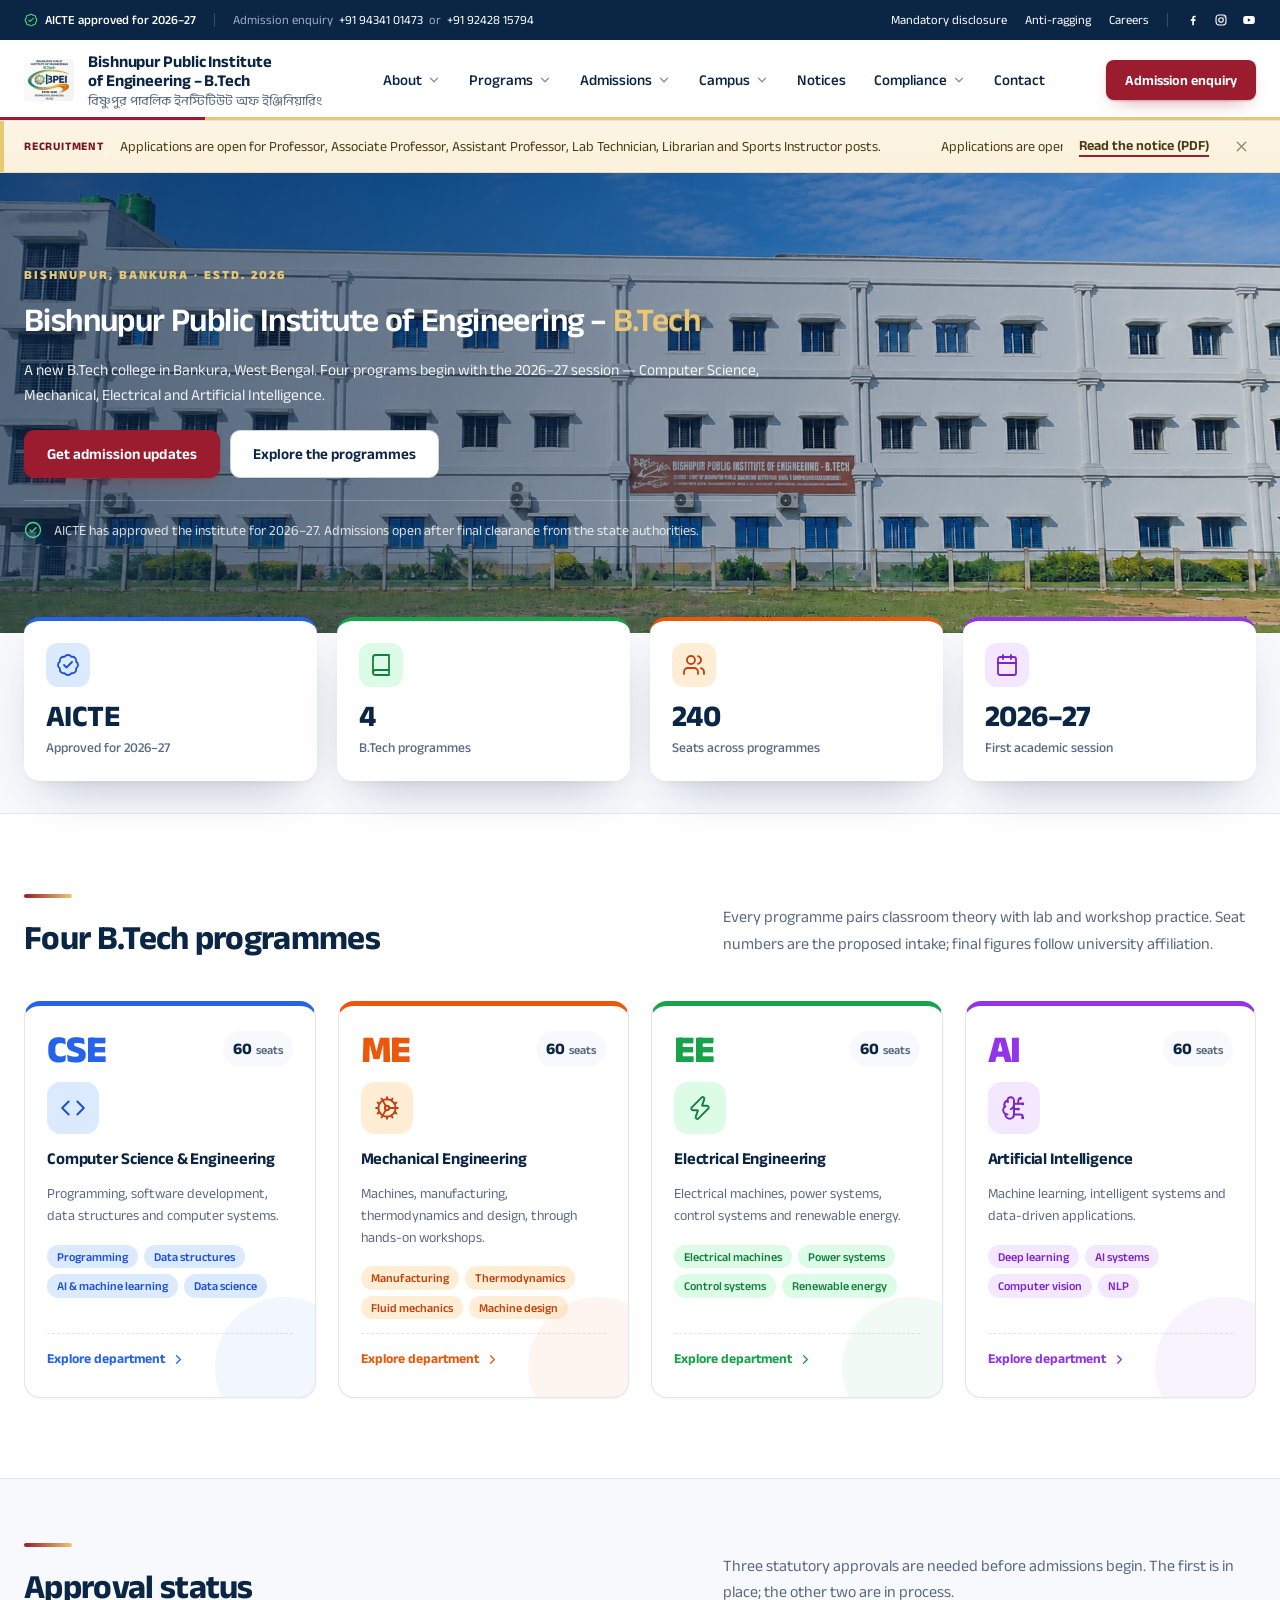
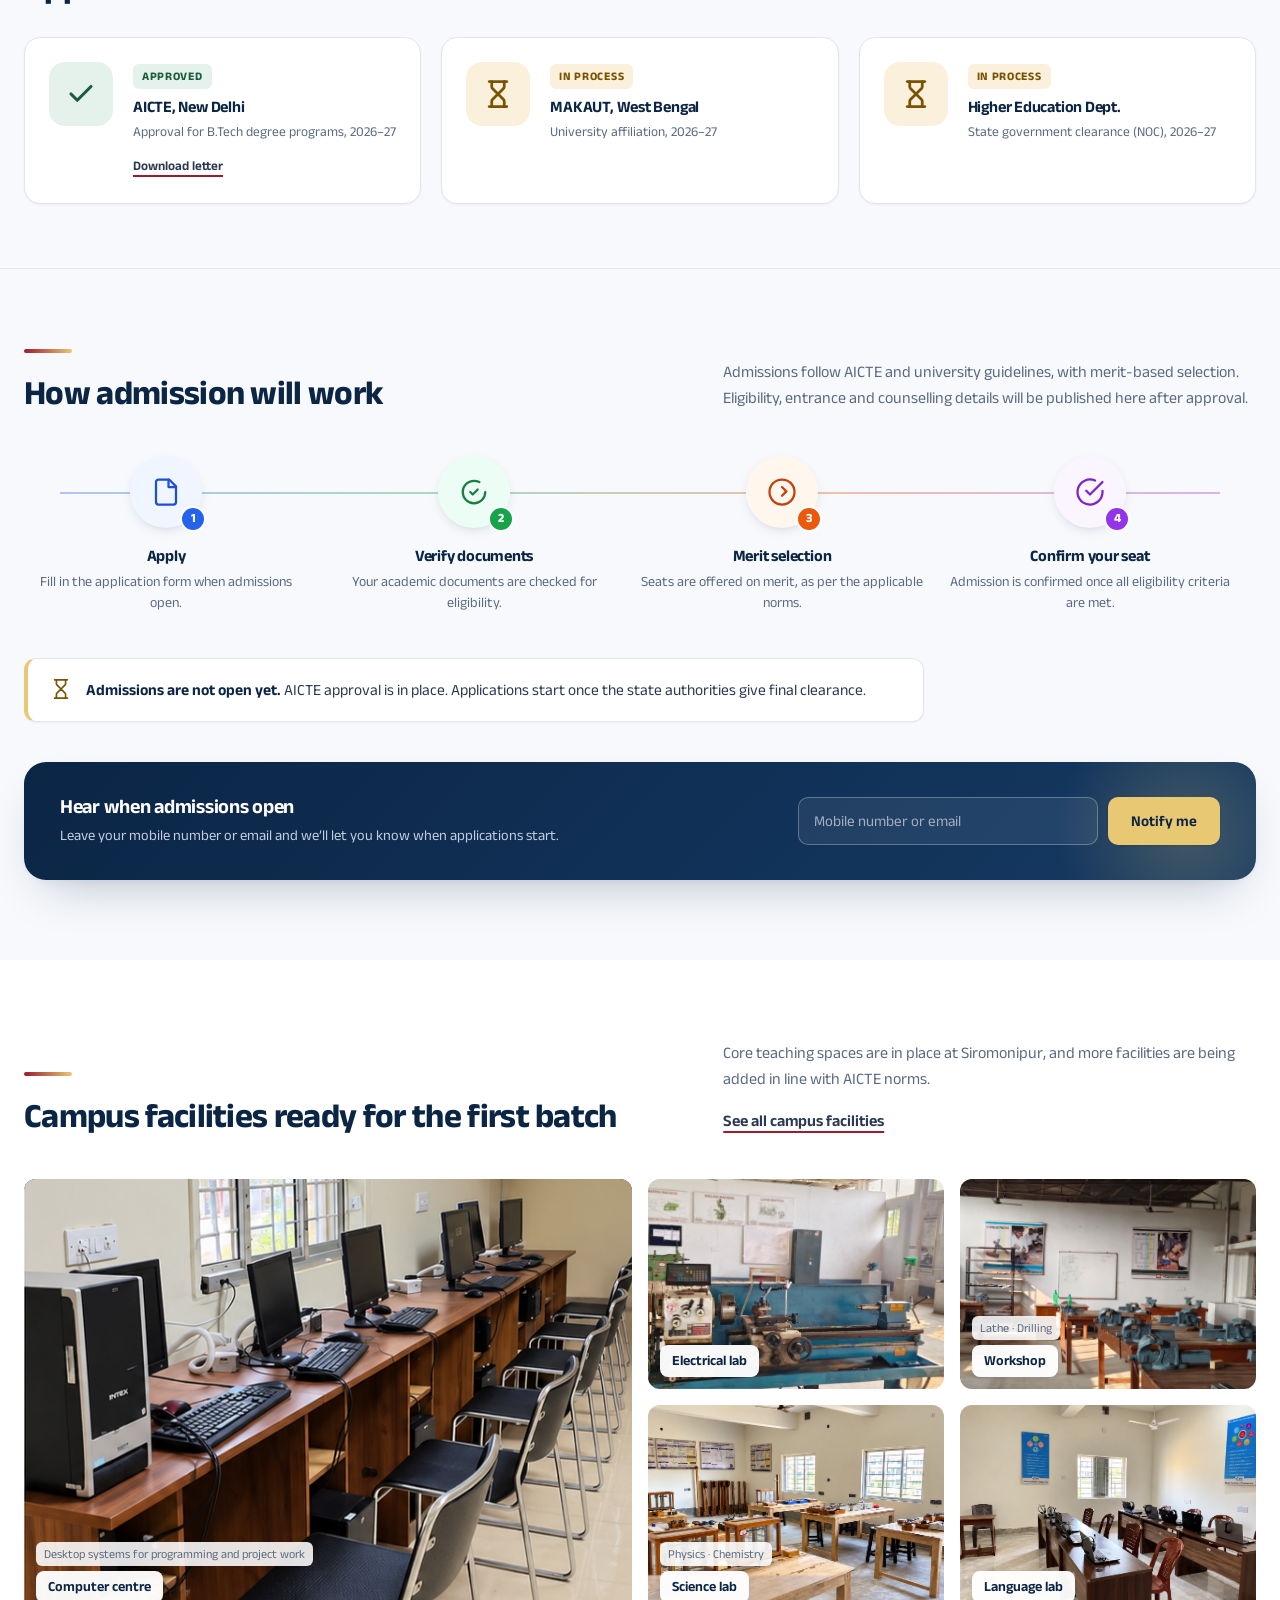
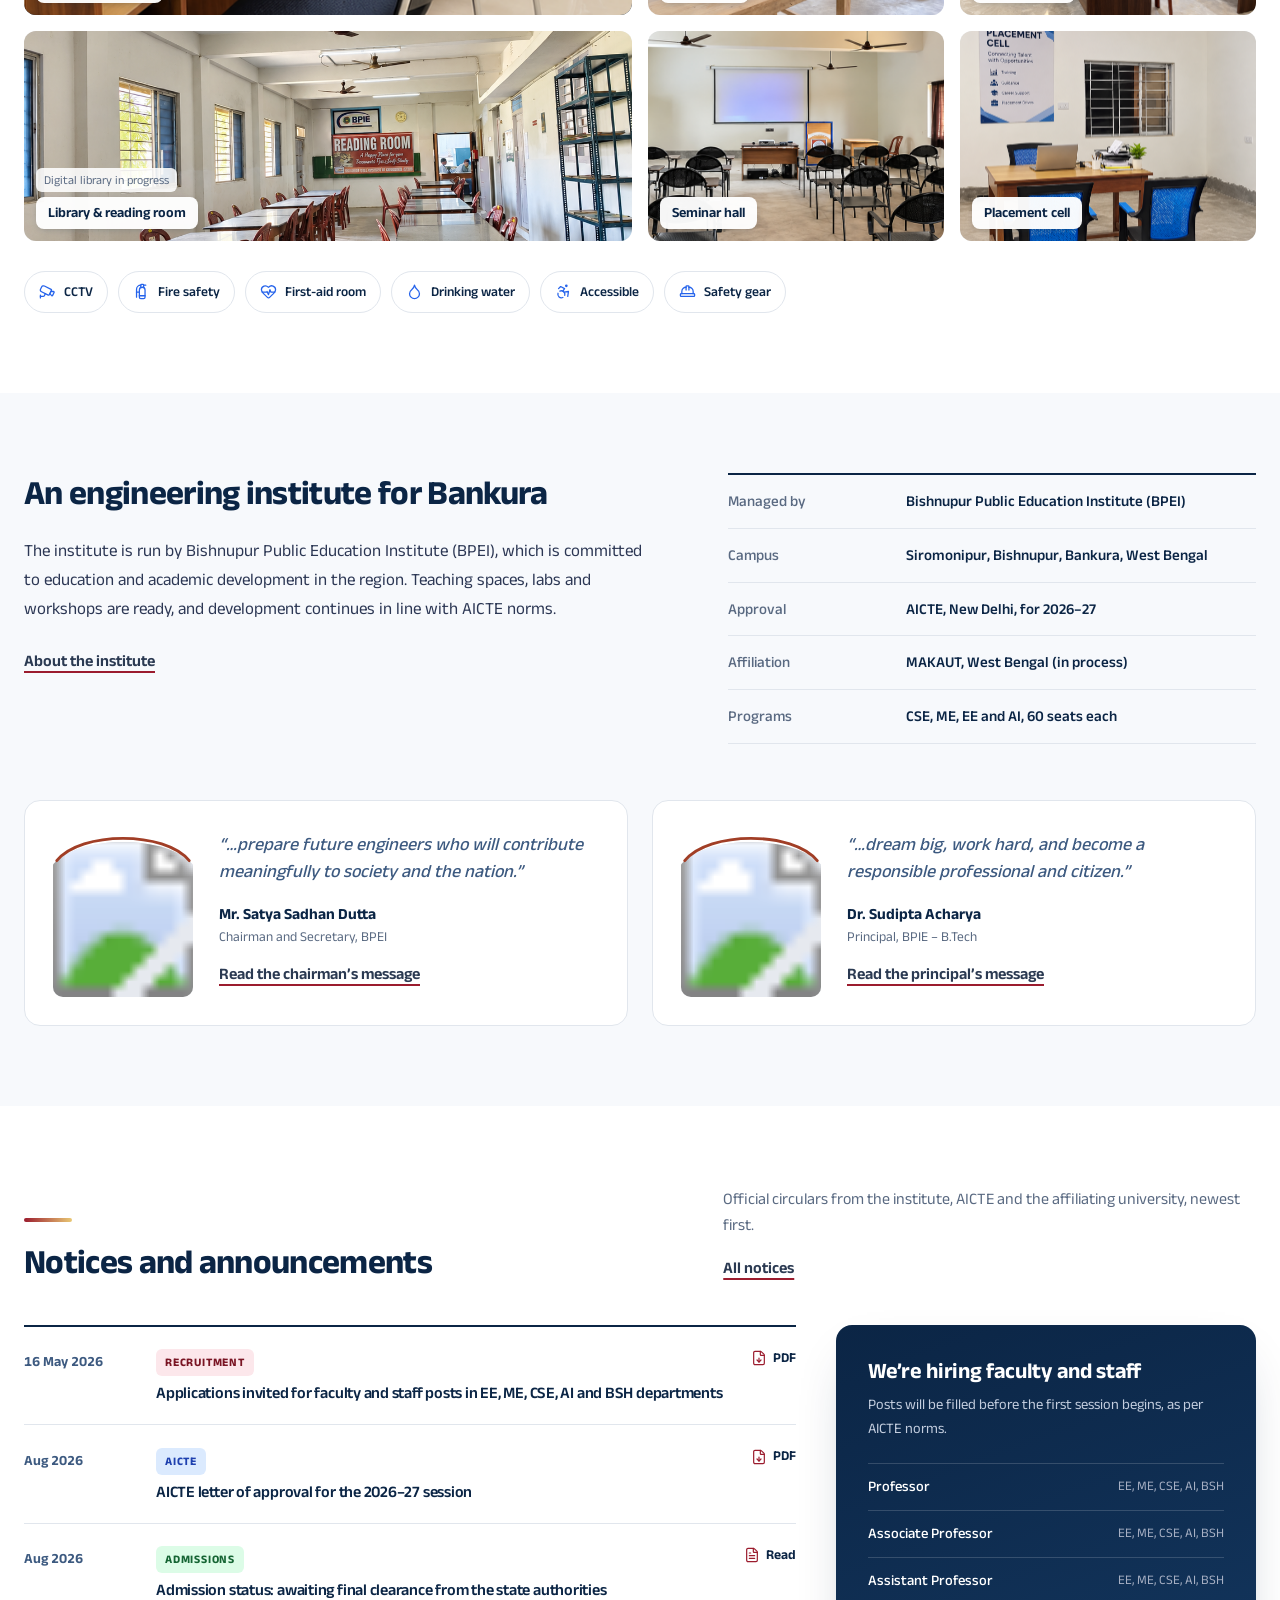
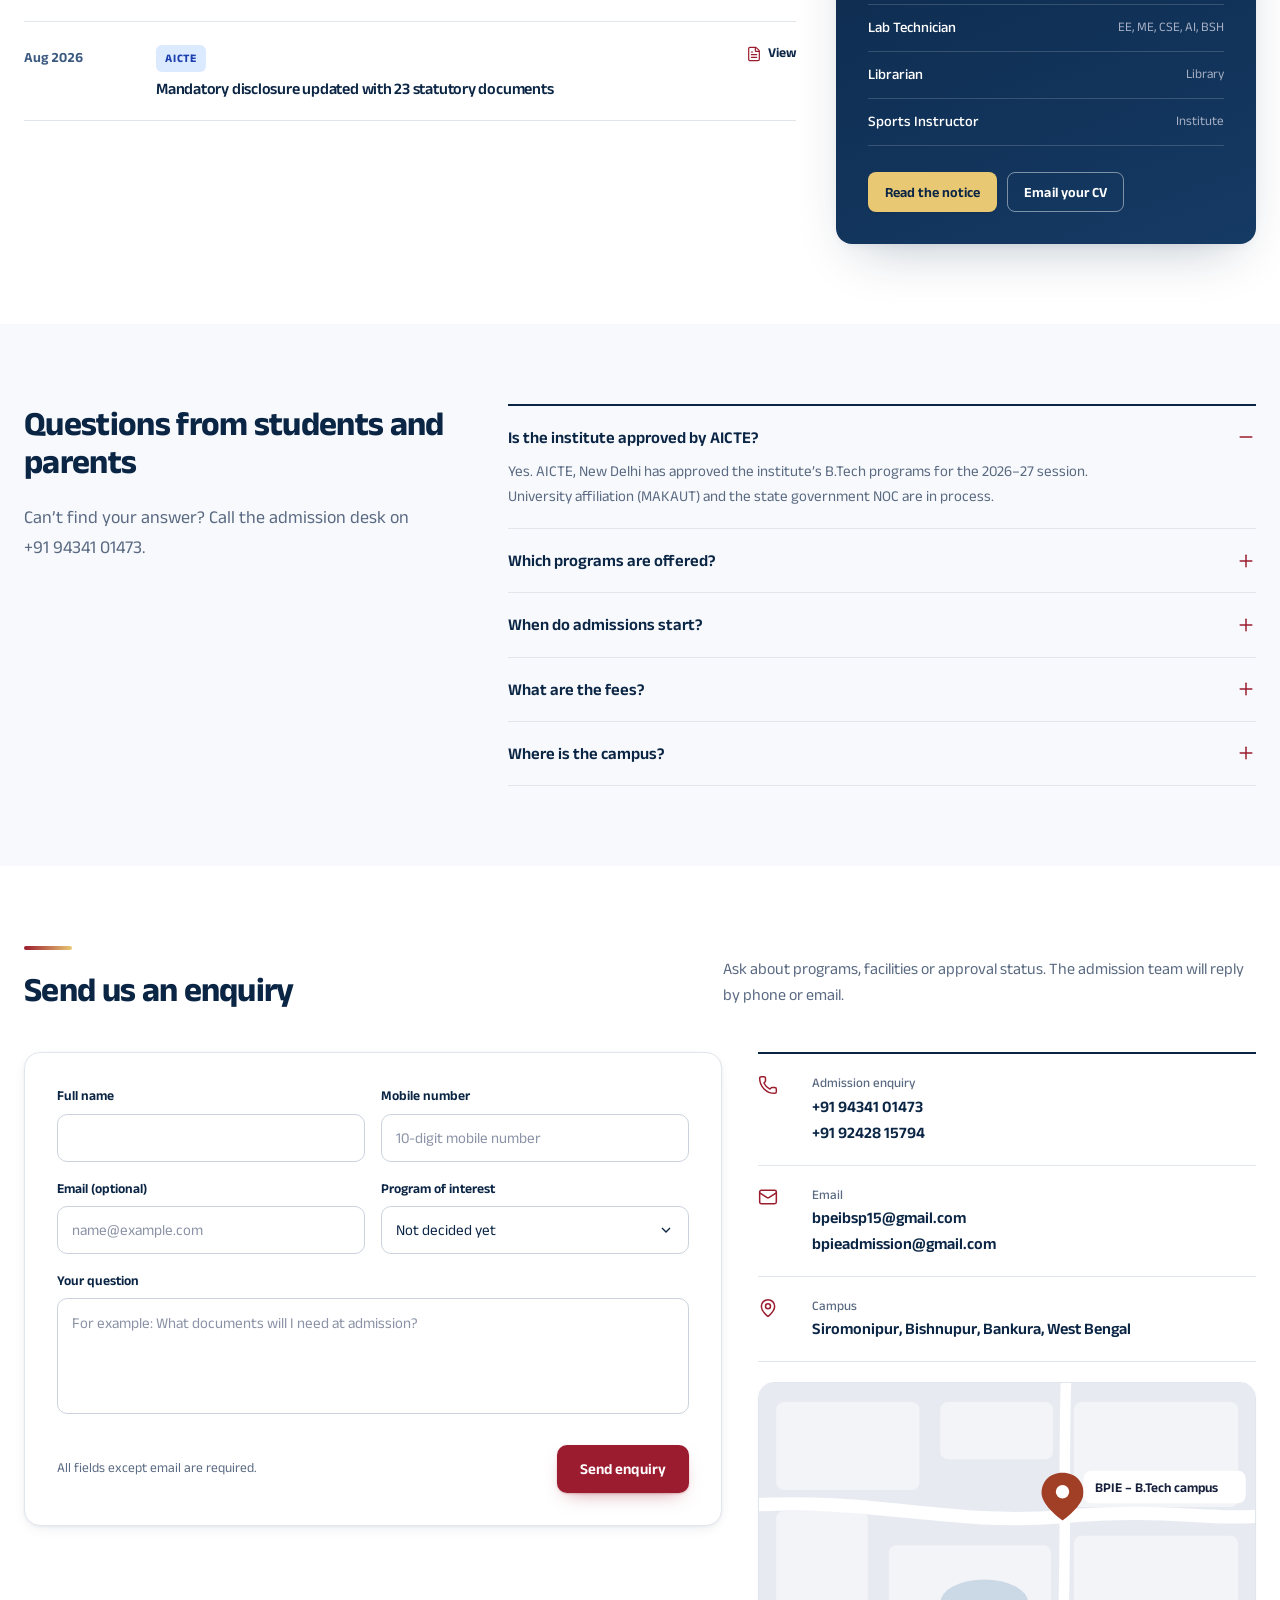
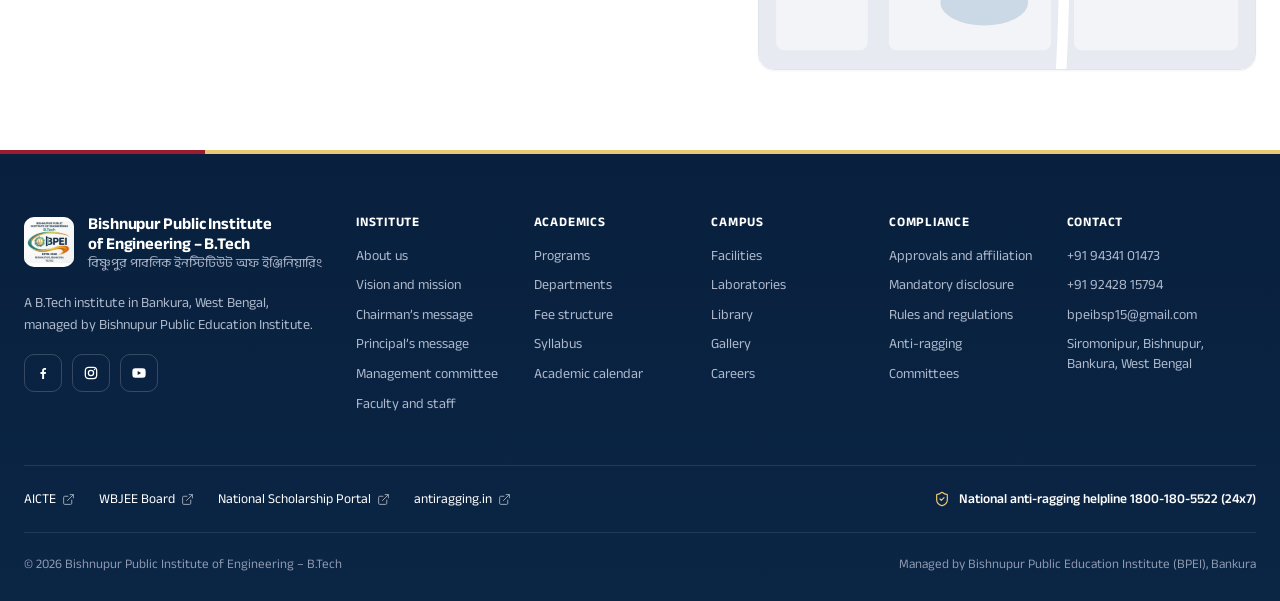
<file: index.html>
<!doctype html>
<html lang="en">
<head>
<meta charset="utf-8">
<meta name="viewport" content="width=device-width, initial-scale=1">
<title>BPIE B.Tech | Bishnupur Public Institute of Engineering</title>
<meta name="description" content="B.Tech in Computer Science &amp; Engineering, Mechanical, Electrical and Artificial Intelligence at Siromonipur, Bishnupur, Bankura. AICTE approved for 2026–27.">
<link rel="canonical" href="https://btech.bpie.org.in/">
<meta name="theme-color" content="#0B2545">
<meta property="og:type" content="website">
<meta property="og:site_name" content="BPIE B.Tech">
<meta property="og:title" content="BPIE B.Tech | Bishnupur Public Institute of Engineering">
<meta property="og:description" content="B.Tech in Computer Science &amp; Engineering, Mechanical, Electrical and Artificial Intelligence at Siromonipur, Bishnupur, Bankura. AICTE approved for 2026–27.">
<meta property="og:url" content="https://btech.bpie.org.in/">
<link rel="icon" href="assets/img/logo.jpeg" type="image/jpeg">
<link rel="preload" href="assets/fonts/anek-latin-latin-standard-normal.woff2" as="font" type="font/woff2" crossorigin>
<link rel="stylesheet" href="assets/css/styles.css">
<script src="assets/js/main.js" defer></script>
<noscript><style>
  @media (max-width:1199px){.menu-btn{display:none!important}.drawer[hidden],.drawer .sub[hidden]{display:block!important}.drawer-panel{position:static;box-shadow:none;max-height:none}}
</style></noscript>
<script type="application/ld+json">{
 "@context": "https://schema.org",
 "@type": "CollegeOrUniversity",
 "name": "Bishnupur Public Institute of Engineering – B.Tech",
 "alternateName": "BPIE B.Tech",
 "url": "https://btech.bpie.org.in/",
 "email": "bpeibsp15@gmail.com",
 "telephone": ["+91 94341 01473","+91 92428 15794"],
 "address": {"@type":"PostalAddress","streetAddress":"Siromonipur","addressLocality":"Bishnupur, Bankura","addressRegion":"West Bengal","addressCountry":"IN"},
 "parentOrganization": {"@type":"Organization","name":"Bishnupur Public Education Institute"},
 "sameAs": ["https://www.facebook.com/profile.php?id=61574521413142","https://www.instagram.com/bpie_b.tech/","https://youtube.com/@bishnupurbtechcollege"]
}</script>
</head>
<body>
<a class="skip" href="#main">Skip to content</a>
<div class="util"><div class="wrap">
  <div class="util-l">
    <a class="ok" href="compliance.html#approvals"><svg aria-hidden="true" class="ic lucide lucide-badge-check" xmlns="http://www.w3.org/2000/svg" viewBox="0 0 24 24" fill="none" stroke="currentColor" stroke-width="1.8" stroke-linecap="round" stroke-linejoin="round" > <path d="M3.85 8.62a4 4 0 0 1 4.78-4.77 4 4 0 0 1 6.74 0 4 4 0 0 1 4.78 4.78 4 4 0 0 1 0 6.74 4 4 0 0 1-4.77 4.78 4 4 0 0 1-6.75 0 4 4 0 0 1-4.78-4.77 4 4 0 0 1 0-6.76Z" /> <path d="m16 9-5.5 5.5L8 12" /> </svg>AICTE approved for 2026–27</a>
    <span class="sep" aria-hidden="true"></span>
    <span class="hide-m">Admission enquiry&nbsp; <a href="tel:+919434101473">+91 94341 01473</a>&nbsp; or&nbsp; <a href="tel:+919242815794">+91 92428 15794</a></span>
  </div>
  <div class="util-r">
    <a href="compliance.html#mandatory-disclosure">Mandatory disclosure</a><a href="compliance.html#anti-ragging">Anti-ragging</a><a href="notices.html#careers">Careers</a>
    <span class="sep" aria-hidden="true"></span>
    <span class="soc"><a href="https://www.facebook.com/profile.php?id=61574521413142" aria-label="Facebook" target="_blank" rel="noopener"><svg viewBox="0 0 24 24" aria-hidden="true" fill="currentColor"><path d="M13.6 21v-7.4h2.5l.4-3h-2.9V8.8c0-.9.3-1.5 1.5-1.5h1.5V4.6c-.3 0-1.2-.1-2.2-.1-2.2 0-3.7 1.3-3.7 3.8v2.3H8.2v3h2.5V21h2.9z"/></svg></a><a href="https://www.instagram.com/bpie_b.tech/" aria-label="Instagram" target="_blank" rel="noopener"><svg viewBox="0 0 24 24" aria-hidden="true" fill="none" stroke="currentColor" stroke-width="1.9"><rect x="3.5" y="3.5" width="17" height="17" rx="5"/><circle cx="12" cy="12" r="3.9"/><circle cx="17.3" cy="6.7" r="1" fill="currentColor" stroke="none"/></svg></a><a href="https://youtube.com/@bishnupurbtechcollege" aria-label="YouTube" target="_blank" rel="noopener"><svg viewBox="0 0 24 24" aria-hidden="true" fill="currentColor"><path d="M21.6 7.2a2.6 2.6 0 0 0-1.8-1.8C18.2 5 12 5 12 5s-6.2 0-7.8.4A2.6 2.6 0 0 0 2.4 7.2 27 27 0 0 0 2 12a27 27 0 0 0 .4 4.8 2.6 2.6 0 0 0 1.8 1.8C5.8 19 12 19 12 19s6.2 0 7.8-.4a2.6 2.6 0 0 0 1.8-1.8A27 27 0 0 0 22 12a27 27 0 0 0-.4-4.8zM10 15V9l5.2 3L10 15z"/></svg></a></span>
  </div>
</div></div>
<header class="hdr"><div class="wrap">
  <a class="brand" href="index.html" aria-label="Bishnupur Public Institute of Engineering – B.Tech, home"><img class="emb" src="assets/img/logo.jpeg" alt="Bishnupur Public Institute of Engineering logo">
    <span class="brand-t"><b>Bishnupur Public Institute<br>of Engineering – B.Tech</b><span lang="bn">বিষ্ণুপুর পাবলিক ইনস্টিটিউট অফ ইঞ্জিনিয়ারিং</span></span></a>
  <nav class="nav" aria-label="Main">
    <div class="nav-item">
      <button class="nav-link" type="button" aria-expanded="false" aria-controls="sub-about">About<svg aria-hidden="true" class="ic lucide lucide-chevron-down" xmlns="http://www.w3.org/2000/svg" viewBox="0 0 24 24" fill="none" stroke="currentColor" stroke-width="2.2" stroke-linecap="round" stroke-linejoin="round" > <path d="m6 9 6 6 6-6" /> </svg></button>
      <div class="nav-sub" id="sub-about"><a href="about.html">About the institute</a><a href="about.html#vision-and-mission">Vision and mission</a><a href="about.html#leadership">Leadership</a><a href="about.html#management">Management</a><a href="about.html#faculty-and-staff">Faculty and staff</a></div>
    </div>
    <div class="nav-item">
      <button class="nav-link" type="button" aria-expanded="false" aria-controls="sub-programs">Programs<svg aria-hidden="true" class="ic lucide lucide-chevron-down" xmlns="http://www.w3.org/2000/svg" viewBox="0 0 24 24" fill="none" stroke="currentColor" stroke-width="2.2" stroke-linecap="round" stroke-linejoin="round" > <path d="m6 9 6 6 6-6" /> </svg></button>
      <div class="nav-sub" id="sub-programs"><a href="programs.html">All programs</a><a href="computer-science-engineering.html">Computer Science &amp; Engineering</a><a href="mechanical-engineering.html">Mechanical Engineering</a><a href="electrical-engineering.html">Electrical Engineering</a><a href="artificial-intelligence.html">Artificial Intelligence</a><a href="programs.html#fees-syllabus-and-calendar">Fees, syllabus and calendar</a></div>
    </div>
    <div class="nav-item">
      <button class="nav-link" type="button" aria-expanded="false" aria-controls="sub-admissions">Admissions<svg aria-hidden="true" class="ic lucide lucide-chevron-down" xmlns="http://www.w3.org/2000/svg" viewBox="0 0 24 24" fill="none" stroke="currentColor" stroke-width="2.2" stroke-linecap="round" stroke-linejoin="round" > <path d="m6 9 6 6 6-6" /> </svg></button>
      <div class="nav-sub" id="sub-admissions"><a href="admissions.html#approval-status">Admission status</a><a href="admissions.html#how-to-apply">How to apply</a><a href="admissions.html#eligibility-and-fees">Eligibility and fees</a><a href="admissions.html#questions">Admission questions</a><a href="admissions.html#enquiry">Ask the admission team</a></div>
    </div>
    <div class="nav-item">
      <button class="nav-link" type="button" aria-expanded="false" aria-controls="sub-campus">Campus<svg aria-hidden="true" class="ic lucide lucide-chevron-down" xmlns="http://www.w3.org/2000/svg" viewBox="0 0 24 24" fill="none" stroke="currentColor" stroke-width="2.2" stroke-linecap="round" stroke-linejoin="round" > <path d="m6 9 6 6 6-6" /> </svg></button>
      <div class="nav-sub" id="sub-campus"><a href="campus.html#academic-spaces">Academic spaces</a><a href="campus.html#labs-and-workshops">Labs and workshops</a><a href="campus.html#computing-and-library">Computing and library</a><a href="campus.html#support-and-safety">Support and safety</a><a href="campus.html#gallery">Gallery</a></div>
    </div>
    <a class="nav-link" href="notices.html">Notices</a>
    <div class="nav-item">
      <button class="nav-link" type="button" aria-expanded="false" aria-controls="sub-compliance">Compliance<svg aria-hidden="true" class="ic lucide lucide-chevron-down" xmlns="http://www.w3.org/2000/svg" viewBox="0 0 24 24" fill="none" stroke="currentColor" stroke-width="2.2" stroke-linecap="round" stroke-linejoin="round" > <path d="m6 9 6 6 6-6" /> </svg></button>
      <div class="nav-sub" id="sub-compliance"><a href="compliance.html#approvals">Approvals and affiliation</a><a href="compliance.html#mandatory-disclosure">Mandatory disclosure</a><a href="compliance.html#anti-ragging">Anti-ragging</a><a href="compliance.html#rules-and-regulations">Rules and regulations</a><a href="compliance.html#committees">Committees</a></div>
    </div>
    <a class="nav-link" href="contact.html">Contact</a>
  </nav>
  <div class="hdr-cta"><a class="btn btn-p btn-sm" href="contact.html#enquiry">Admission enquiry</a></div>
  <button class="menu-btn" type="button" aria-expanded="false" aria-controls="drawer" aria-label="Open menu"><svg aria-hidden="true" class="ic i-open lucide lucide-menu" xmlns="http://www.w3.org/2000/svg" viewBox="0 0 24 24" fill="none" stroke="currentColor" stroke-width="1.8" stroke-linecap="round" stroke-linejoin="round" > <path d="M4 5h16" /> <path d="M4 12h16" /> <path d="M4 19h16" /> </svg><svg aria-hidden="true" class="ic i-close lucide lucide-x" xmlns="http://www.w3.org/2000/svg" viewBox="0 0 24 24" fill="none" stroke="currentColor" stroke-width="1.8" stroke-linecap="round" stroke-linejoin="round" > <path d="M18 6 6 18" /> <path d="m6 6 12 12" /> </svg></button>
</div>
<div class="drawer" id="drawer" hidden><div class="drawer-panel">
  <button class="item" type="button" aria-expanded="false" aria-controls="d-about">About<svg aria-hidden="true" class="ic lucide lucide-chevron-down" xmlns="http://www.w3.org/2000/svg" viewBox="0 0 24 24" fill="none" stroke="currentColor" stroke-width="1.8" stroke-linecap="round" stroke-linejoin="round" > <path d="m6 9 6 6 6-6" /> </svg></button>
  <div class="sub" id="d-about" hidden><a href="about.html">About the institute</a><a href="about.html#vision-and-mission">Vision and mission</a><a href="about.html#leadership">Leadership</a><a href="about.html#management">Management</a><a href="about.html#faculty-and-staff">Faculty and staff</a></div>
  <button class="item" type="button" aria-expanded="false" aria-controls="d-programs">Programs<svg aria-hidden="true" class="ic lucide lucide-chevron-down" xmlns="http://www.w3.org/2000/svg" viewBox="0 0 24 24" fill="none" stroke="currentColor" stroke-width="1.8" stroke-linecap="round" stroke-linejoin="round" > <path d="m6 9 6 6 6-6" /> </svg></button>
  <div class="sub" id="d-programs" hidden><a href="programs.html">All programs</a><a href="computer-science-engineering.html">Computer Science &amp; Engineering</a><a href="mechanical-engineering.html">Mechanical Engineering</a><a href="electrical-engineering.html">Electrical Engineering</a><a href="artificial-intelligence.html">Artificial Intelligence</a><a href="programs.html#fees-syllabus-and-calendar">Fees, syllabus and calendar</a></div>
  <button class="item" type="button" aria-expanded="false" aria-controls="d-admissions">Admissions<svg aria-hidden="true" class="ic lucide lucide-chevron-down" xmlns="http://www.w3.org/2000/svg" viewBox="0 0 24 24" fill="none" stroke="currentColor" stroke-width="1.8" stroke-linecap="round" stroke-linejoin="round" > <path d="m6 9 6 6 6-6" /> </svg></button>
  <div class="sub" id="d-admissions" hidden><a href="admissions.html#approval-status">Admission status</a><a href="admissions.html#how-to-apply">How to apply</a><a href="admissions.html#eligibility-and-fees">Eligibility and fees</a><a href="admissions.html#questions">Admission questions</a><a href="admissions.html#enquiry">Ask the admission team</a></div>
  <button class="item" type="button" aria-expanded="false" aria-controls="d-campus">Campus<svg aria-hidden="true" class="ic lucide lucide-chevron-down" xmlns="http://www.w3.org/2000/svg" viewBox="0 0 24 24" fill="none" stroke="currentColor" stroke-width="1.8" stroke-linecap="round" stroke-linejoin="round" > <path d="m6 9 6 6 6-6" /> </svg></button>
  <div class="sub" id="d-campus" hidden><a href="campus.html#academic-spaces">Academic spaces</a><a href="campus.html#labs-and-workshops">Labs and workshops</a><a href="campus.html#computing-and-library">Computing and library</a><a href="campus.html#support-and-safety">Support and safety</a><a href="campus.html#gallery">Gallery</a></div>
  <a class="item" href="notices.html">Notices<svg aria-hidden="true" class="ic lucide lucide-chevron-right" xmlns="http://www.w3.org/2000/svg" viewBox="0 0 24 24" fill="none" stroke="currentColor" stroke-width="1.8" stroke-linecap="round" stroke-linejoin="round" > <path d="m9 18 6-6-6-6" /> </svg></a>
  <button class="item" type="button" aria-expanded="false" aria-controls="d-compliance">Compliance<svg aria-hidden="true" class="ic lucide lucide-chevron-down" xmlns="http://www.w3.org/2000/svg" viewBox="0 0 24 24" fill="none" stroke="currentColor" stroke-width="1.8" stroke-linecap="round" stroke-linejoin="round" > <path d="m6 9 6 6 6-6" /> </svg></button>
  <div class="sub" id="d-compliance" hidden><a href="compliance.html#approvals">Approvals and affiliation</a><a href="compliance.html#mandatory-disclosure">Mandatory disclosure</a><a href="compliance.html#anti-ragging">Anti-ragging</a><a href="compliance.html#rules-and-regulations">Rules and regulations</a><a href="compliance.html#committees">Committees</a></div>
  <a class="item" href="contact.html">Contact<svg aria-hidden="true" class="ic lucide lucide-chevron-right" xmlns="http://www.w3.org/2000/svg" viewBox="0 0 24 24" fill="none" stroke="currentColor" stroke-width="1.8" stroke-linecap="round" stroke-linejoin="round" > <path d="m9 18 6-6-6-6" /> </svg></a>
  <div class="dcta"><a class="btn btn-p" href="contact.html#enquiry">Admission enquiry</a><a class="btn btn-s" href="tel:+919434101473"><svg aria-hidden="true" class="ic lucide lucide-phone" xmlns="http://www.w3.org/2000/svg" viewBox="0 0 24 24" fill="none" stroke="currentColor" stroke-width="1.8" stroke-linecap="round" stroke-linejoin="round" > <path d="M13.832 16.568a1 1 0 0 0 1.213-.303l.355-.465A2 2 0 0 1 17 15h3a2 2 0 0 1 2 2v3a2 2 0 0 1-2 2A18 18 0 0 1 2 4a2 2 0 0 1 2-2h3a2 2 0 0 1 2 2v3a2 2 0 0 1-.8 1.6l-.468.351a1 1 0 0 0-.292 1.233 14 14 0 0 0 6.392 6.384" /> </svg>Call +91 94341 01473</a></div>
  <p class="dhelp">National anti-ragging helpline <a href="tel:18001805522">1800-180-5522</a> (24x7)</p>
</div></div>
</header>
<div class="annc" data-id="recruitment-2026-05-16"><div class="wrap">
  <span class="tag">Recruitment</span>
<span class="annc-msg"><span class="annc-track">Applications are open for Professor, Associate Professor, Assistant Professor, Lab Technician, Librarian and Sports Instructor posts.</span><span class="annc-track" aria-hidden="true">Applications are open for Professor, Associate Professor, Assistant Professor, Lab Technician, Librarian and Sports Instructor posts.</span></span>
  <a class="lnk" href="https://btech.bpie.org.in/wp-content/uploads/2026/05/Bishnupur-Public-Institute-of-Engineering-B.Tech_.pdf" target="_blank" rel="noopener">Read the notice (PDF)</a>
  <button class="annc-x" type="button" aria-label="Dismiss this announcement"><svg aria-hidden="true" class="ic lucide lucide-x" xmlns="http://www.w3.org/2000/svg" viewBox="0 0 24 24" fill="none" stroke="currentColor" stroke-width="1.8" stroke-linecap="round" stroke-linejoin="round" > <path d="M18 6 6 18" /> <path d="m6 6 12 12" /> </svg></button>
</div></div>
<main id="main">

<!-- ============ HERO ============ -->
<section class="hero hero-building">
  <div class="hero-building-bg">
    <img src="assets/img/college-building.jpg.png" alt="Bishnupur Public Institute of Engineering building">
  </div>
  <div class="hero-building-overlay"></div>
  <div class="wrap">
    <div class="hero-building-content">
      <p class="hero-building-kicker">Bishnupur, Bankura · Estd. 2026</p>
      <h1>Bishnupur Public Institute of Engineering – <span>B.Tech</span></h1>
      <p class="lede">A new B.Tech college in Bankura, West Bengal. Four programs begin with the 2026–27 session — Computer Science, Mechanical, Electrical and Artificial Intelligence.</p>
      <div class="ctas"><a class="btn btn-p" href="admissions.html#notify">Get admission updates</a><a class="btn btn-s" href="programs.html">Explore the programmes</a></div>
      <p class="status"><svg aria-hidden="true" class="ic lucide lucide-circle-check" xmlns="http://www.w3.org/2000/svg" viewBox="0 0 24 24" fill="none" stroke="currentColor" stroke-width="1.8" stroke-linecap="round" stroke-linejoin="round" > <circle cx="12" cy="12" r="10" /> <path d="m16 9-5.5 5.5L8 12" /> </svg><span>AICTE has approved the institute for 2026–27. Admissions open after final clearance from the state authorities.</span></p>
    </div>
  </div>
</section>

<section class="qfacts"><div class="wrap">
  <article class="qcard qcard--blue">
    <span class="qcard-icon"><svg viewBox="0 0 24 24" fill="none" stroke="currentColor" stroke-width="1.8" stroke-linecap="round" stroke-linejoin="round"><path d="M3.85 8.62a4 4 0 0 1 4.78-4.77 4 4 0 0 1 6.74 0 4 4 0 0 1 4.78 4.78 4 4 0 0 1 0 6.74 4 4 0 0 1-4.77 4.78 4 4 0 0 1-6.75 0 4 4 0 0 1-4.78-4.77 4 4 0 0 1 0-6.76Z"/><path d="m16 9-5.5 5.5L8 12"/></svg></span>
    <b>AICTE</b>
    <span>Approved for 2026–27</span>
  </article>
  <article class="qcard qcard--green">
    <span class="qcard-icon"><svg viewBox="0 0 24 24" fill="none" stroke="currentColor" stroke-width="1.8" stroke-linecap="round" stroke-linejoin="round"><path d="M4 19.5A2.5 2.5 0 0 1 6.5 17H20"/><path d="M6.5 2H20v20H6.5A2.5 2.5 0 0 1 4 19.5v-15A2.5 2.5 0 0 1 6.5 2z"/></svg></span>
    <b>4</b>
    <span>B.Tech programmes</span>
  </article>
  <article class="qcard qcard--orange">
    <span class="qcard-icon"><svg viewBox="0 0 24 24" fill="none" stroke="currentColor" stroke-width="1.8" stroke-linecap="round" stroke-linejoin="round"><path d="M16 21v-2a4 4 0 0 0-4-4H6a4 4 0 0 0-4 4v2"/><circle cx="9" cy="7" r="4"/><path d="M22 21v-2a4 4 0 0 0-3-3.87"/><path d="M16 3.13a4 4 0 0 1 0 7.75"/></svg></span>
    <b>240</b>
    <span>Seats across programmes</span>
  </article>
  <article class="qcard qcard--purple">
    <span class="qcard-icon"><svg viewBox="0 0 24 24" fill="none" stroke="currentColor" stroke-width="1.8" stroke-linecap="round" stroke-linejoin="round"><rect width="18" height="18" x="3" y="4" rx="2"/><path d="M16 2v4"/><path d="M8 2v4"/><path d="M3 10h18"/></svg></span>
    <b>2026–27</b>
    <span>First academic session</span>
  </article>
</div></section>

<!-- ============ PROGRAMS ============ -->
<section class="sec" id="programs"><div class="wrap">
  <div class="sec-head"><h2>Four B.Tech programmes</h2><p>Every programme pairs classroom theory with lab and workshop practice. Seat numbers are the proposed intake; final figures follow university affiliation.</p></div>
  <div class="pcards">
    <article class="pcard" data-c="cse">
      <header class="pcard-head">
        <span class="pcard-code">CSE</span>
        <span class="pcard-seats"><b>60</b>seats</span>
      </header>
      <span class="pcard-icon">
        <svg viewBox="0 0 24 24" fill="none" stroke="currentColor" stroke-width="1.8" stroke-linecap="round" stroke-linejoin="round"><polyline points="16 18 22 12 16 6"/><polyline points="8 6 2 12 8 18"/></svg>
      </span>
      <h3>Computer Science &amp; Engineering</h3>
      <p>Programming, software development, data structures and computer systems.</p>
      <ul class="pcard-list">
        <li>Programming</li>
        <li>Data structures</li>
        <li>AI &amp; machine learning</li>
        <li>Data science</li>
      </ul>
      <a class="pcard-cta" href="computer-science-engineering.html">Explore department <svg viewBox="0 0 24 24" fill="none" stroke="currentColor" stroke-width="2" stroke-linecap="round" stroke-linejoin="round"><path d="m9 18 6-6-6-6"/></svg></a>
    </article>
    <article class="pcard" data-c="me">
      <header class="pcard-head">
        <span class="pcard-code">ME</span>
        <span class="pcard-seats"><b>60</b>seats</span>
      </header>
      <span class="pcard-icon">
        <svg viewBox="0 0 24 24" fill="none" stroke="currentColor" stroke-width="1.8" stroke-linecap="round" stroke-linejoin="round"><path d="M11 10.27 7 3.34"/><path d="m11 13.73-4 6.93"/><path d="M12 22v-2"/><path d="M12 2v2"/><path d="M14 12h8"/><path d="m17 20.66-1-1.73"/><path d="m17 3.34-1 1.73"/><path d="M2 12h2"/><path d="m20.66 17-1.73-1"/><path d="m20.66 7-1.73 1"/><path d="m3.34 17 1.73-1"/><path d="m3.34 7 1.73 1"/><circle cx="12" cy="12" r="2"/><circle cx="12" cy="12" r="8"/></svg>
      </span>
      <h3>Mechanical Engineering</h3>
      <p>Machines, manufacturing, thermodynamics and design, through hands-on workshops.</p>
      <ul class="pcard-list">
        <li>Manufacturing</li>
        <li>Thermodynamics</li>
        <li>Fluid mechanics</li>
        <li>Machine design</li>
      </ul>
      <a class="pcard-cta" href="mechanical-engineering.html">Explore department <svg viewBox="0 0 24 24" fill="none" stroke="currentColor" stroke-width="2" stroke-linecap="round" stroke-linejoin="round"><path d="m9 18 6-6-6-6"/></svg></a>
    </article>
    <article class="pcard" data-c="ee">
      <header class="pcard-head">
        <span class="pcard-code">EE</span>
        <span class="pcard-seats"><b>60</b>seats</span>
      </header>
      <span class="pcard-icon">
        <svg viewBox="0 0 24 24" fill="none" stroke="currentColor" stroke-width="1.8" stroke-linecap="round" stroke-linejoin="round"><path d="M15.914 4a1.5 1.5 0 00-2.474-1.561l-9 9A1.5 1.5 0 005.5 14h4.002a.5.5 0 01.471.666L8.086 20a1.5 1.5 0 002.475 1.56l9-9A1.5 1.5 0 0018.5 10h-3.997a.5.5 0 01-.472-.667z"/></svg>
      </span>
      <h3>Electrical Engineering</h3>
      <p>Electrical machines, power systems, control systems and renewable energy.</p>
      <ul class="pcard-list">
        <li>Electrical machines</li>
        <li>Power systems</li>
        <li>Control systems</li>
        <li>Renewable energy</li>
      </ul>
      <a class="pcard-cta" href="electrical-engineering.html">Explore department <svg viewBox="0 0 24 24" fill="none" stroke="currentColor" stroke-width="2" stroke-linecap="round" stroke-linejoin="round"><path d="m9 18 6-6-6-6"/></svg></a>
    </article>
    <article class="pcard" data-c="ai">
      <header class="pcard-head">
        <span class="pcard-code">AI</span>
        <span class="pcard-seats"><b>60</b>seats</span>
      </header>
      <span class="pcard-icon">
        <svg viewBox="0 0 24 24" fill="none" stroke="currentColor" stroke-width="1.8" stroke-linecap="round" stroke-linejoin="round"><path d="M12 5a3 3 0 1 0-5.997.125 4 4 0 0 0-2.526 5.77 4 4 0 0 0 .556 6.588A4 4 0 1 0 12 18Z"/><path d="M9 13a4.5 4.5 0 0 0 3-4"/><path d="M6.003 5.125A3 3 0 0 0 6.401 6.5"/><path d="M3.477 10.896a4 4 0 0 1 .585-.396"/><path d="M6 18a4 4 0 0 1-1.967-.516"/><path d="M12 13h4"/><path d="M12 18h6a2 2 0 0 1 2 2v1"/><path d="M12 8h8"/><path d="M16 8V5a2 2 0 0 1 2-2"/><circle cx="16" cy="13" r=".5" fill="currentColor"/><circle cx="18" cy="3" r=".5" fill="currentColor"/><circle cx="20" cy="21" r=".5" fill="currentColor"/><circle cx="20" cy="8" r=".5" fill="currentColor"/></svg>
      </span>
      <h3>Artificial Intelligence</h3>
      <p>Machine learning, intelligent systems and data-driven applications.</p>
      <ul class="pcard-list">
        <li>Deep learning</li>
        <li>AI systems</li>
        <li>Computer vision</li>
        <li>NLP</li>
      </ul>
      <a class="pcard-cta" href="artificial-intelligence.html">Explore department <svg viewBox="0 0 24 24" fill="none" stroke="currentColor" stroke-width="2" stroke-linecap="round" stroke-linejoin="round"><path d="m9 18 6-6-6-6"/></svg></a>
    </article>
  </div>
</div></section>

<!-- ============ APPROVAL STATUS ============ -->
<section class="appr2"><div class="wrap">
  <div class="sec-head"><h2>Approval status</h2><p>Three statutory approvals are needed before admissions begin. The first is in place; the other two are in process.</p></div>
  <div class="acards">
    <article class="acard acard--ok">
      <span class="acard-icon">
        <svg viewBox="0 0 24 24" fill="none" stroke="currentColor" stroke-width="2.5" stroke-linecap="round" stroke-linejoin="round"><path d="M20 6 9 17l-5-5"/></svg>
      </span>
      <div>
        <span class="acard-status">Approved</span>
        <h3>AICTE, New Delhi</h3>
        <p>Approval for B.Tech degree programs, 2026–27</p>
        <a class="lnk" href="https://btech.bpie.org.in/wp-content/uploads/2026/08/Approval-26-27.pdf" target="_blank" rel="noopener">Download letter</a>
      </div>
    </article>
    <article class="acard acard--wait">
      <span class="acard-icon">
        <svg viewBox="0 0 24 24" fill="none" stroke="currentColor" stroke-width="2.2" stroke-linecap="round" stroke-linejoin="round"><path d="M5 22h14"/><path d="M5 2h14"/><path d="M17 22v-4.172a2 2 0 0 0-.586-1.414L12 12l-4.414 4.414A2 2 0 0 0 7 17.828V22"/><path d="M7 2v4.172a2 2 0 0 0 .586 1.414L12 12l4.414-4.414A2 2 0 0 0 17 6.172V2"/></svg>
      </span>
      <div>
        <span class="acard-status">In process</span>
        <h3>MAKAUT, West Bengal</h3>
        <p>University affiliation, 2026–27</p>
      </div>
    </article>
    <article class="acard acard--wait">
      <span class="acard-icon">
        <svg viewBox="0 0 24 24" fill="none" stroke="currentColor" stroke-width="2.2" stroke-linecap="round" stroke-linejoin="round"><path d="M5 22h14"/><path d="M5 2h14"/><path d="M17 22v-4.172a2 2 0 0 0-.586-1.414L12 12l-4.414 4.414A2 2 0 0 0 7 17.828V22"/><path d="M7 2v4.172a2 2 0 0 0 .586 1.414L12 12l4.414-4.414A2 2 0 0 0 17 6.172V2"/></svg>
      </span>
      <div>
        <span class="acard-status">In process</span>
        <h3>Higher Education Dept.</h3>
        <p>State government clearance (NOC), 2026–27</p>
      </div>
    </article>
  </div>
</div></section>

<!-- ============ ADMISSIONS ============ -->
<section class="sec alt" id="admissions"><div class="wrap">
  <div class="sec-head"><h2>How admission will work</h2><p>Admissions follow AICTE and university guidelines, with merit-based selection. Eligibility, entrance and counselling details will be published here after approval.</p></div>
  <div class="steps">
    <div class="step">
      <div class="n">
        <svg viewBox="0 0 24 24" fill="none" stroke="currentColor" stroke-width="1.8" stroke-linecap="round" stroke-linejoin="round"><path d="M14.5 2H6a2 2 0 0 0-2 2v16a2 2 0 0 0 2 2h12a2 2 0 0 0 2-2V7.5L14.5 2z"/><polyline points="14 2 14 8 20 8"/></svg>
        <span>1</span>
      </div>
      <h3>Apply</h3>
      <p>Fill in the application form when admissions open.</p>
    </div>
    <div class="step">
      <div class="n">
        <svg viewBox="0 0 24 24" fill="none" stroke="currentColor" stroke-width="1.8" stroke-linecap="round" stroke-linejoin="round"><path d="m9 12 2 2 4-4"/><path d="M21 12c0 5-4 9-9 9s-9-4-9-9 4-9 9-9c1.5 0 3 .4 4.3 1"/></svg>
        <span>2</span>
      </div>
      <h3>Verify documents</h3>
      <p>Your academic documents are checked for eligibility.</p>
    </div>
    <div class="step">
      <div class="n">
        <svg viewBox="0 0 24 24" fill="none" stroke="currentColor" stroke-width="1.8" stroke-linecap="round" stroke-linejoin="round"><path d="m12 15 3.5-3.5L12 8"/><circle cx="12" cy="12" r="10"/></svg>
        <span>3</span>
      </div>
      <h3>Merit selection</h3>
      <p>Seats are offered on merit, as per the applicable norms.</p>
    </div>
    <div class="step">
      <div class="n">
        <svg viewBox="0 0 24 24" fill="none" stroke="currentColor" stroke-width="1.8" stroke-linecap="round" stroke-linejoin="round"><path d="M22 11.08V12a10 10 0 1 1-5.93-9.14"/><polyline points="22 4 12 14.01 9 11.01"/></svg>
        <span>4</span>
      </div>
      <h3>Confirm your seat</h3>
      <p>Admission is confirmed once all eligibility criteria are met.</p>
    </div>
  </div>
  <div class="callout">
    <svg aria-hidden="true" class="ic lucide lucide-hourglass" xmlns="http://www.w3.org/2000/svg" viewBox="0 0 24 24" fill="none" stroke="currentColor" stroke-width="1.8" stroke-linecap="round" stroke-linejoin="round" > <path d="M5 22h14" /> <path d="M5 2h14" /> <path d="M17 22v-4.172a2 2 0 0 0-.586-1.414L12 12l-4.414 4.414A2 2 0 0 0 7 17.828V22" /> <path d="M7 2v4.172a2 2 0 0 0 .586 1.414L12 12l4.414-4.414A2 2 0 0 0 17 6.172V2" /> </svg>
    <div><b>Admissions are not open yet.</b> AICTE approval is in place. Applications start once the state authorities give final clearance.</div>
  </div>
  <div class="notify" id="notify">
    <div><h3>Hear when admissions open</h3><p>Leave your mobile number or email and we’ll let you know when applications start.</p></div>
    <form class="notify-form" data-form="notify" data-endpoint="" data-success="Thank you. We’ll let you know when applications open." novalidate>
      <div class="row"><label class="sr-only" for="notify-contact">Mobile number or email</label><input class="in-d" id="notify-contact" name="contact" placeholder="Mobile number or email" required data-kind="phone-or-email" data-label="your mobile number or email"><button class="btn btn-b" type="submit">Notify me</button></div>
      <p class="form-status" role="status" aria-live="polite"></p>
    </form>
  </div>
</div></section>

<!-- ============ CAMPUS ============ -->
<section class="sec" id="campus"><div class="wrap">
  <div class="sec-head"><h2>Campus facilities ready for the first batch</h2><div class="aside"><p>Core teaching spaces are in place at Siromonipur, and more facilities are being added in line with AICTE norms.</p><a class="lnk" href="campus.html">See all campus facilities</a></div></div>
  <div class="mosaic">
<figure class="ph w2 h2x dark"><svg aria-hidden="true" class="ic lucide lucide-monitor" xmlns="http://www.w3.org/2000/svg" viewBox="0 0 24 24" fill="none" stroke="currentColor" stroke-width="1.3" stroke-linecap="round" stroke-linejoin="round" > <rect width="20" height="14" x="2" y="3" rx="2" /> <line x1="8" x2="16" y1="21" y2="21" /> <line x1="12" x2="12" y1="17" y2="21" /> </svg><img src="./assets/img/computer cen.png" alt="Computer centre" loading="lazy" decoding="async" onerror="this.remove()"><figcaption><b>Computer centre</b><small>Desktop systems for programming and project work</small></figcaption></figure>
<figure class="ph "><svg aria-hidden="true" class="ic lucide lucide-zap" xmlns="http://www.w3.org/2000/svg" viewBox="0 0 24 24" fill="none" stroke="currentColor" stroke-width="1.3" stroke-linecap="round" stroke-linejoin="round" > <path d="M15.914 4a1.5 1.5 0 00-2.474-1.561l-9 9A1.5 1.5 0 005.5 14h4.002a.5.5 0 01.471.666L8.086 20a1.5 1.5 0 002.475 1.56l9-9A1.5 1.5 0 0018.5 10h-3.997a.5.5 0 01-.472-.667z" /> </svg><img src="./assets/img/electronic.jpeg" alt="Basic electrical engineering lab" loading="lazy" decoding="async" onerror="this.remove()"><figcaption><b>Electrical lab</b></figcaption></figure>
<figure class="ph "><svg aria-hidden="true" class="ic lucide lucide-cog" xmlns="http://www.w3.org/2000/svg" viewBox="0 0 24 24" fill="none" stroke="currentColor" stroke-width="1.3" stroke-linecap="round" stroke-linejoin="round" > <path d="M11 10.27 7 3.34" /> <path d="m11 13.73-4 6.93" /> <path d="M12 22v-2" /> <path d="M12 2v2" /> <path d="M14 12h8" /> <path d="m17 20.66-1-1.73" /> <path d="m17 3.34-1 1.73" /> <path d="M2 12h2" /> <path d="m20.66 17-1.73-1" /> <path d="m20.66 7-1.73 1" /> <path d="m3.34 17 1.73-1" /> <path d="m3.34 7 1.73 1" /> <circle cx="12" cy="12" r="2" /> <circle cx="12" cy="12" r="8" /> </svg><img src="./assets/img/workshop.jpeg" alt="Mechanical workshop" loading="lazy" decoding="async" onerror="this.remove()"><figcaption><b>Workshop</b><small>Lathe · Drilling</small></figcaption></figure>
<figure class="ph "><svg aria-hidden="true" class="ic lucide lucide-flask-conical" xmlns="http://www.w3.org/2000/svg" viewBox="0 0 24 24" fill="none" stroke="currentColor" stroke-width="1.3" stroke-linecap="round" stroke-linejoin="round" > <path d="M14 2v6a2 2 0 0 0 .245.96l5.51 10.08A2 2 0 0 1 18 22H6a2 2 0 0 1-1.755-2.96l5.51-10.08A2 2 0 0 0 10 8V2" /> <path d="M6.453 15h11.094" /> <path d="M8.5 2h7" /> </svg><img src="./assets/img/basic electronic.png" alt="Basic science lab" loading="lazy" decoding="async" onerror="this.remove()"><figcaption><b>Science lab</b><small>Physics · Chemistry</small></figcaption></figure>
<figure class="ph "><svg aria-hidden="true" class="ic lucide lucide-languages" xmlns="http://www.w3.org/2000/svg" viewBox="0 0 24 24" fill="none" stroke="currentColor" stroke-width="1.3" stroke-linecap="round" stroke-linejoin="round" > <path d="m5 8 6 6" /> <path d="m4 14 6-6 2-3" /> <path d="M2 5h12" /> <path d="M7 2h1" /> <path d="m22 22-5-10-5 10" /> <path d="M14 18h6" /> </svg><img src="./assets/img/language.png" alt="Language lab" loading="lazy" decoding="async" onerror="this.remove()"><figcaption><b>Language lab</b></figcaption></figure>
<figure class="ph w2"><svg aria-hidden="true" class="ic lucide lucide-library" xmlns="http://www.w3.org/2000/svg" viewBox="0 0 24 24" fill="none" stroke="currentColor" stroke-width="1.3" stroke-linecap="round" stroke-linejoin="round" > <path d="m16 6 4 14" /> <path d="M12 6v14" /> <path d="M8 8v12" /> <path d="M4 4v16" /> </svg><img src="./assets/img/read.png" alt="Library and reading room" loading="lazy" decoding="async" onerror="this.remove()"><figcaption><b>Library &amp; reading room</b><small>Digital library in progress</small></figcaption></figure>
<figure class="ph "><svg aria-hidden="true" class="ic lucide lucide-presentation" xmlns="http://www.w3.org/2000/svg" viewBox="0 0 24 24" fill="none" stroke="currentColor" stroke-width="1.3" stroke-linecap="round" stroke-linejoin="round" > <path d="M2 3h20" /> <path d="M21 3v11a2 2 0 0 1-2 2H5a2 2 0 0 1-2-2V3" /> <path d="m7 21 5-5 5 5" /> </svg><img src="./assets/img/seminar room.png" alt="Seminar hall" loading="lazy" decoding="async" onerror="this.remove()"><figcaption><b>Seminar hall</b></figcaption></figure>
<figure class="ph "><svg aria-hidden="true" class="ic lucide lucide-briefcase" xmlns="http://www.w3.org/2000/svg" viewBox="0 0 24 24" fill="none" stroke="currentColor" stroke-width="1.3" stroke-linecap="round" stroke-linejoin="round" > <path d="M16 20V4a2 2 0 0 0-2-2h-4a2 2 0 0 0-2 2v16" /> <rect width="20" height="14" x="2" y="6" rx="2" /> </svg><img src="./assets/img/placement.png" alt="Training and placement cell" loading="lazy" decoding="async" onerror="this.remove()"><figcaption><b>Placement cell</b></figcaption></figure>
  </div>
  <div class="amen">
    <span class="amen-chip"><svg aria-hidden="true" class="ic lucide lucide-cctv" xmlns="http://www.w3.org/2000/svg" viewBox="0 0 24 24" fill="none" stroke="currentColor" stroke-width="1.8" stroke-linecap="round" stroke-linejoin="round"><path d="M16.75 12h3.632a1 1 0 0 1 .894 1.447l-2.034 4.069a1 1 0 0 1-1.708.134l-2.124-2.97"/><path d="M17.106 9.053a1 1 0 0 1 .447 1.341l-3.106 6.211a1 1 0 0 1-1.342.447L3.61 12.3a2.92 2.92 0 0 1-1.3-3.91L3.69 5.6a2.92 2.92 0 0 1 3.92-1.3z"/><path d="M2 19h3.76a2 2 0 0 0 1.8-1.1L9 15"/><path d="M2 21v-4"/></svg>CCTV</span>
    <span class="amen-chip"><svg aria-hidden="true" class="ic lucide lucide-fire-extinguisher" xmlns="http://www.w3.org/2000/svg" viewBox="0 0 24 24" fill="none" stroke="currentColor" stroke-width="1.8" stroke-linecap="round" stroke-linejoin="round"><path d="M15 6.5V3a1 1 0 0 0-1-1h-2a1 1 0 0 0-1 1v3.5"/><path d="M9 18h8"/><path d="M18 3h-3"/><path d="M11 3a6 6 0 0 0-6 6v11"/><path d="M5 13h4"/><path d="M17 10a4 4 0 0 0-8 0v10a2 2 0 0 0 2 2h4a2 2 0 0 0 2-2Z"/></svg>Fire safety</span>
    <span class="amen-chip"><svg aria-hidden="true" class="ic lucide lucide-heart-pulse" xmlns="http://www.w3.org/2000/svg" viewBox="0 0 24 24" fill="none" stroke="currentColor" stroke-width="1.8" stroke-linecap="round" stroke-linejoin="round"><path d="M2 9.5a5.5 5.5 0 0 1 9.591-3.676.56.56 0 0 0 .818 0A5.49 5.49 0 0 1 22 9.5c0 2.29-1.5 4-3 5.5l-5.492 5.313a2 2 0 0 1-3 .019L5 15c-1.5-1.5-3-3.2-3-5.5"/><path d="M3.22 13H9.5l.5-1 2 4.5 2-7 1.5 3.5h5.27"/></svg>First-aid room</span>
    <span class="amen-chip"><svg aria-hidden="true" class="ic lucide lucide-droplet" xmlns="http://www.w3.org/2000/svg" viewBox="0 0 24 24" fill="none" stroke="currentColor" stroke-width="1.8" stroke-linecap="round" stroke-linejoin="round"><path d="M12 22a7 7 0 0 0 7-7c0-2-1-3.9-3-5.5s-3.5-4-4-6.5c-.5 2.5-2 4.9-4 6.5C6 11.1 5 13 5 15a7 7 0 0 0 7 7z"/></svg>Drinking water</span>
    <span class="amen-chip"><svg aria-hidden="true" class="ic lucide lucide-accessibility" xmlns="http://www.w3.org/2000/svg" viewBox="0 0 24 24" fill="none" stroke="currentColor" stroke-width="1.8" stroke-linecap="round" stroke-linejoin="round"><circle cx="16" cy="4" r="1"/><path d="m18 19 1-7-6 1"/><path d="m5 8 3-3 5.5 3-2.36 3.5"/><path d="M4.24 14.5a5 5 0 0 0 6.88 6"/><path d="M13.76 17.5a5 5 0 0 0-6.88-6"/></svg>Accessible</span>
    <span class="amen-chip"><svg aria-hidden="true" class="ic lucide lucide-hard-hat" xmlns="http://www.w3.org/2000/svg" viewBox="0 0 24 24" fill="none" stroke="currentColor" stroke-width="1.8" stroke-linecap="round" stroke-linejoin="round"><path d="M10 10V5a1 1 0 0 1 1-1h2a1 1 0 0 1 1 1v5"/><path d="M14 6a6 6 0 0 1 6 6v3"/><path d="M4 15v-3a6 6 0 0 1 6-6"/><rect x="2" y="15" width="20" height="4" rx="1"/></svg>Safety gear</span>
  </div>
</div></section>

<!-- ============ ABOUT ============ -->
<section class="sec alt"><div class="wrap">
  <div class="about">
    <div>
      <h2 class="h2">An engineering institute for Bankura</h2>
      <p class="lead-p" style="margin:24px 0 26px">The institute is run by Bishnupur Public Education Institute (BPEI), which is committed to education and academic development in the region. Teaching spaces, labs and workshops are ready, and development continues in line with AICTE norms.</p>
      <a class="lnk" href="about.html">About the institute</a>
    </div>
    <dl class="facts">
      <div><dt>Managed by</dt><dd>Bishnupur Public Education Institute (BPEI)</dd></div>
      <div><dt>Campus</dt><dd>Siromonipur, Bishnupur, Bankura, West Bengal</dd></div>
      <div><dt>Approval</dt><dd>AICTE, New Delhi, for 2026–27</dd></div>
      <div><dt>Affiliation</dt><dd>MAKAUT, West Bengal (in process)</dd></div>
      <div><dt>Programs</dt><dd>CSE, ME, EE and AI, 60 seats each</dd></div>
    </dl>
  </div>
  <div class="lead">
    <article class="msg"><div class="portrait"><svg viewBox="0 0 150 180" role="img" aria-label="Mr. Satya Sadhan Dutta">
<defs><clipPath id="pc-c"><path d="M0 38 C28 6, 122 6, 150 38 V180 H0 Z"/></clipPath></defs>
<g clip-path="url(#pc-c)">
<rect width="150" height="180" fill="#E6E9EF"/>
<text x="75" y="118" text-anchor="middle" font-family="Anek" font-size="46" font-weight="700" fill="#17213D" style="font-stretch:118%">SD</text>
<image href="https://btech.bpie.org.in/wp-content/uploads/2026/03/Mr.-Satya-Sadhan-Dutta-Chairman-Secretary-Bishnupur-Public-Education-Institute.webp" width="150" height="180" preserveAspectRatio="xMidYMid slice"/>
</g>
<path d="M4 34 C30 2, 120 2, 146 34" fill="none" stroke="#A13E26" stroke-width="3" stroke-linecap="round"/>
</svg></div><div><q>…prepare future engineers who will contribute meaningfully to society and the nation.</q><div class="who"><b>Mr. Satya Sadhan Dutta</b><span>Chairman and Secretary, BPEI</span></div><a class="lnk" href="about.html#chairman">Read the chairman’s message</a></div></article>
    <article class="msg"><div class="portrait"><svg viewBox="0 0 150 180" role="img" aria-label="Dr. Sudipta Acharya">
<defs><clipPath id="pc-p"><path d="M0 38 C28 6, 122 6, 150 38 V180 H0 Z"/></clipPath></defs>
<g clip-path="url(#pc-p)">
<rect width="150" height="180" fill="#E6E9EF"/>
<text x="75" y="118" text-anchor="middle" font-family="Anek" font-size="46" font-weight="700" fill="#17213D" style="font-stretch:118%">SA</text>
<image href="https://btech.bpie.org.in/wp-content/uploads/2026/05/WhatsApp-Image-2026-05-19-at-13.17.19-289x300.jpeg" width="150" height="180" preserveAspectRatio="xMidYMid slice"/>
</g>
<path d="M4 34 C30 2, 120 2, 146 34" fill="none" stroke="#A13E26" stroke-width="3" stroke-linecap="round"/>
</svg></div><div><q>…dream big, work hard, and become a responsible professional and citizen.</q><div class="who"><b>Dr. Sudipta Acharya</b><span>Principal, BPIE – B.Tech</span></div><a class="lnk" href="about.html#principal">Read the principal’s message</a></div></article>
  </div>
</div></section>

<!-- ============ NOTICES ============ -->
<section class="sec" id="notices"><div class="wrap">
  <div class="sec-head"><h2>Notices and announcements</h2><div class="aside"><p>Official circulars from the institute, AICTE and the affiliating university, newest first.</p><a class="lnk" href="notices.html">All notices</a></div></div>
  <div class="nb">
    <div class="nlist">
      <div class="nitem" data-cat="recruitment"><time>16 May 2026</time><div><span class="tag tag--rec">Recruitment</span><h4>Applications invited for faculty and staff posts in EE, ME, CSE, AI and BSH departments</h4></div><a class="dl" href="https://btech.bpie.org.in/wp-content/uploads/2026/05/Bishnupur-Public-Institute-of-Engineering-B.Tech_.pdf" target="_blank" rel="noopener"><svg aria-hidden="true" class="ic lucide lucide-file-down" xmlns="http://www.w3.org/2000/svg" viewBox="0 0 24 24" fill="none" stroke="currentColor" stroke-width="1.8" stroke-linecap="round" stroke-linejoin="round" > <path d="M6 22a2 2 0 0 1-2-2V4a2 2 0 0 1 2-2h8a2.4 2.4 0 0 1 1.704.706l3.588 3.588A2.4 2.4 0 0 1 20 8v12a2 2 0 0 1-2 2z" /> <path d="M14 2v5a1 1 0 0 0 1 1h5" /> <path d="M12 18v-6" /> <path d="m9 15 3 3 3-3" /> </svg>PDF</a></div>
      <div class="nitem" data-cat="aicte"><time>Aug 2026</time><div><span class="tag tag--aicte">AICTE</span><h4>AICTE letter of approval for the 2026–27 session</h4></div><a class="dl" href="https://btech.bpie.org.in/wp-content/uploads/2026/08/Approval-26-27.pdf" target="_blank" rel="noopener"><svg aria-hidden="true" class="ic lucide lucide-file-down" xmlns="http://www.w3.org/2000/svg" viewBox="0 0 24 24" fill="none" stroke="currentColor" stroke-width="1.8" stroke-linecap="round" stroke-linejoin="round" > <path d="M6 22a2 2 0 0 1-2-2V4a2 2 0 0 1 2-2h8a2.4 2.4 0 0 1 1.704.706l3.588 3.588A2.4 2.4 0 0 1 20 8v12a2 2 0 0 1-2 2z" /> <path d="M14 2v5a1 1 0 0 0 1 1h5" /> <path d="M12 18v-6" /> <path d="m9 15 3 3 3-3" /> </svg>PDF</a></div>
      <div class="nitem" data-cat="admissions"><time>Aug 2026</time><div><span class="tag tag--adm">Admissions</span><h4>Admission status: awaiting final clearance from the state authorities</h4></div><a class="dl" href="admissions.html#approval-status"><svg aria-hidden="true" class="ic lucide lucide-file-text" xmlns="http://www.w3.org/2000/svg" viewBox="0 0 24 24" fill="none" stroke="currentColor" stroke-width="1.8" stroke-linecap="round" stroke-linejoin="round" > <path d="M6 22a2 2 0 0 1-2-2V4a2 2 0 0 1 2-2h8a2.4 2.4 0 0 1 1.704.706l3.588 3.588A2.4 2.4 0 0 1 20 8v12a2 2 0 0 1-2 2z" /> <path d="M14 2v5a1 1 0 0 0 1 1h5" /> <path d="M10 9H8" /> <path d="M16 13H8" /> <path d="M16 17H8" /> </svg>Read</a></div>
      <div class="nitem" data-cat="aicte"><time>Aug 2026</time><div><span class="tag tag--aicte">AICTE</span><h4>Mandatory disclosure updated with 23 statutory documents</h4></div><a class="dl" href="compliance.html#mandatory-disclosure"><svg aria-hidden="true" class="ic lucide lucide-file-text" xmlns="http://www.w3.org/2000/svg" viewBox="0 0 24 24" fill="none" stroke="currentColor" stroke-width="1.8" stroke-linecap="round" stroke-linejoin="round" > <path d="M6 22a2 2 0 0 1-2-2V4a2 2 0 0 1 2-2h8a2.4 2.4 0 0 1 1.704.706l3.588 3.588A2.4 2.4 0 0 1 20 8v12a2 2 0 0 1-2 2z" /> <path d="M14 2v5a1 1 0 0 0 1 1h5" /> <path d="M10 9H8" /> <path d="M16 13H8" /> <path d="M16 17H8" /> </svg>View</a></div>
    </div>
    <aside class="careers">
      <h3>We’re hiring faculty and staff</h3>
      <p>Posts will be filled before the first session begins, as per AICTE norms.</p>
      <ul>
        <li>Professor<span>EE, ME, CSE, AI, BSH</span></li>
        <li>Associate Professor<span>EE, ME, CSE, AI, BSH</span></li>
        <li>Assistant Professor<span>EE, ME, CSE, AI, BSH</span></li>
        <li>Lab Technician<span>EE, ME, CSE, AI, BSH</span></li>
        <li>Librarian<span>Library</span></li>
        <li>Sports Instructor<span>Institute</span></li>
      </ul>
      <div class="cta"><a class="btn btn-b btn-sm" href="https://btech.bpie.org.in/wp-content/uploads/2026/05/Bishnupur-Public-Institute-of-Engineering-B.Tech_.pdf" target="_blank" rel="noopener">Read the notice</a><a class="btn btn-d btn-sm" href="mailto:bpeibsp15@gmail.com?subject=Application%20for%20a%20faculty%20or%20staff%20post">Email your CV</a></div>
    </aside>
  </div>
</div></section>

<!-- ============ FAQ ============ -->
<section class="sec alt"><div class="wrap faq">
  <div><h2 class="h2">Questions from students and parents</h2><p class="muted" style="margin-top:22px;font-size:18px;max-width:22em">Can’t find your answer? Call the admission desk on +91 94341 01473.</p></div>
<div class="qa">
  <details class="q" open><summary class="q-h">Is the institute approved by AICTE?<span class="q-ic" aria-hidden="true"><svg aria-hidden="true" class="ic lucide lucide-plus" xmlns="http://www.w3.org/2000/svg" viewBox="0 0 24 24" fill="none" stroke="currentColor" stroke-width="1.8" stroke-linecap="round" stroke-linejoin="round" > <path d="M5 12h14" /> <path d="M12 5v14" /> </svg><svg aria-hidden="true" class="ic lucide lucide-minus" xmlns="http://www.w3.org/2000/svg" viewBox="0 0 24 24" fill="none" stroke="currentColor" stroke-width="1.8" stroke-linecap="round" stroke-linejoin="round" > <path d="M5 12h14" /> </svg></span></summary><p class="q-a">Yes. AICTE, New Delhi has approved the institute’s B.Tech programs for the 2026–27 session. University affiliation (MAKAUT) and the state government NOC are in process.</p></details>
  <details class="q"><summary class="q-h">Which programs are offered?<span class="q-ic" aria-hidden="true"><svg aria-hidden="true" class="ic lucide lucide-plus" xmlns="http://www.w3.org/2000/svg" viewBox="0 0 24 24" fill="none" stroke="currentColor" stroke-width="1.8" stroke-linecap="round" stroke-linejoin="round" > <path d="M5 12h14" /> <path d="M12 5v14" /> </svg><svg aria-hidden="true" class="ic lucide lucide-minus" xmlns="http://www.w3.org/2000/svg" viewBox="0 0 24 24" fill="none" stroke="currentColor" stroke-width="1.8" stroke-linecap="round" stroke-linejoin="round" > <path d="M5 12h14" /> </svg></span></summary><p class="q-a">Computer Science &amp; Engineering, Mechanical Engineering, Electrical Engineering and Artificial Intelligence, each with a proposed intake of 60 seats a year.</p></details>
  <details class="q"><summary class="q-h">When do admissions start?<span class="q-ic" aria-hidden="true"><svg aria-hidden="true" class="ic lucide lucide-plus" xmlns="http://www.w3.org/2000/svg" viewBox="0 0 24 24" fill="none" stroke="currentColor" stroke-width="1.8" stroke-linecap="round" stroke-linejoin="round" > <path d="M5 12h14" /> <path d="M12 5v14" /> </svg><svg aria-hidden="true" class="ic lucide lucide-minus" xmlns="http://www.w3.org/2000/svg" viewBox="0 0 24 24" fill="none" stroke="currentColor" stroke-width="1.8" stroke-linecap="round" stroke-linejoin="round" > <path d="M5 12h14" /> </svg></span></summary><p class="q-a">Admissions begin once the state authorities give final clearance. Leave your mobile number or email on the admissions page and we’ll let you know when applications open.</p></details>
  <details class="q"><summary class="q-h">What are the fees?<span class="q-ic" aria-hidden="true"><svg aria-hidden="true" class="ic lucide lucide-plus" xmlns="http://www.w3.org/2000/svg" viewBox="0 0 24 24" fill="none" stroke="currentColor" stroke-width="1.8" stroke-linecap="round" stroke-linejoin="round" > <path d="M5 12h14" /> <path d="M12 5v14" /> </svg><svg aria-hidden="true" class="ic lucide lucide-minus" xmlns="http://www.w3.org/2000/svg" viewBox="0 0 24 24" fill="none" stroke="currentColor" stroke-width="1.8" stroke-linecap="round" stroke-linejoin="round" > <path d="M5 12h14" /> </svg></span></summary><p class="q-a">Fees are set as per regulatory norms. The final fee structure will be published after approval from AICTE and the other authorities.</p></details>
  <details class="q"><summary class="q-h">Where is the campus?<span class="q-ic" aria-hidden="true"><svg aria-hidden="true" class="ic lucide lucide-plus" xmlns="http://www.w3.org/2000/svg" viewBox="0 0 24 24" fill="none" stroke="currentColor" stroke-width="1.8" stroke-linecap="round" stroke-linejoin="round" > <path d="M5 12h14" /> <path d="M12 5v14" /> </svg><svg aria-hidden="true" class="ic lucide lucide-minus" xmlns="http://www.w3.org/2000/svg" viewBox="0 0 24 24" fill="none" stroke="currentColor" stroke-width="1.8" stroke-linecap="round" stroke-linejoin="round" > <path d="M5 12h14" /> </svg></span></summary><p class="q-a">At Siromonipur, Bishnupur, in Bankura district, West Bengal.</p></details>
</div>
</div></section>

<!-- ============ CONTACT ============ -->
<section class="sec" id="contact"><div class="wrap">
  <div class="sec-head"><h2>Send us an enquiry</h2><p>Ask about programs, facilities or approval status. The admission team will reply by phone or email.</p></div>
  <div class="enq">
<form class="form" data-form="enquiry" data-endpoint="" data-success="Thank you. The admission team will reply by phone or email." novalidate>
  <div class="frow">
    <div class="fld"><label for="enq-name">Full name</label><input id="enq-name" name="name" autocomplete="name" required data-label="your full name"></div>
    <div class="fld"><label for="enq-phone">Mobile number</label><input id="enq-phone" name="phone" type="tel" inputmode="tel" autocomplete="tel" placeholder="10-digit mobile number" required data-label="your mobile number"></div>
  </div>
  <div class="frow">
    <div class="fld"><label for="enq-email">Email (optional)</label><input id="enq-email" name="email" type="email" autocomplete="email" placeholder="name@example.com"></div>
    <div class="fld"><label for="enq-program">Program of interest</label><select id="enq-program" name="program"><option value="">Not decided yet</option><option>Computer Science &amp; Engineering</option><option>Mechanical Engineering</option><option>Electrical Engineering</option><option>Artificial Intelligence</option></select></div>
  </div>
  <div class="fld"><label for="enq-question">Your question</label><textarea id="enq-question" name="question" required data-label="your question" placeholder="For example: What documents will I need at admission?"></textarea></div>
  <div class="foot"><span>All fields except email are required.</span><button class="btn btn-p" type="submit">Send enquiry</button></div>
  <p class="form-status" role="status" aria-live="polite"></p>
</form>
    <div>
      <div class="clist">
        <div class="citem"><svg aria-hidden="true" class="ic lucide lucide-phone" xmlns="http://www.w3.org/2000/svg" viewBox="0 0 24 24" fill="none" stroke="currentColor" stroke-width="1.8" stroke-linecap="round" stroke-linejoin="round" > <path d="M13.832 16.568a1 1 0 0 0 1.213-.303l.355-.465A2 2 0 0 1 17 15h3a2 2 0 0 1 2 2v3a2 2 0 0 1-2 2A18 18 0 0 1 2 4a2 2 0 0 1 2-2h3a2 2 0 0 1 2 2v3a2 2 0 0 1-.8 1.6l-.468.351a1 1 0 0 0-.292 1.233 14 14 0 0 0 6.392 6.384" /> </svg><div><small>Admission enquiry</small><b><a href="tel:+919434101473">+91 94341 01473</a></b><br><b><a href="tel:+919242815794">+91 92428 15794</a></b></div></div>
        <div class="citem"><svg aria-hidden="true" class="ic lucide lucide-mail" xmlns="http://www.w3.org/2000/svg" viewBox="0 0 24 24" fill="none" stroke="currentColor" stroke-width="1.8" stroke-linecap="round" stroke-linejoin="round" > <path d="m22 7-8.991 5.727a2 2 0 0 1-2.009 0L2 7" /> <rect x="2" y="4" width="20" height="16" rx="2" /> </svg><div><small>Email</small><b><a href="mailto:bpeibsp15@gmail.com">bpeibsp15@gmail.com</a></b><br><b><a href="mailto:bpieadmission@gmail.com">bpieadmission@gmail.com</a></b></div></div>
        <div class="citem"><svg aria-hidden="true" class="ic lucide lucide-map-pin" xmlns="http://www.w3.org/2000/svg" viewBox="0 0 24 24" fill="none" stroke="currentColor" stroke-width="1.8" stroke-linecap="round" stroke-linejoin="round" > <path d="M20 10c0 4.993-5.539 10.193-7.399 11.799a1 1 0 0 1-1.202 0C9.539 20.193 4 14.993 4 10a8 8 0 0 1 16 0" /> <circle cx="12" cy="10" r="3" /> </svg><div><small>Campus</small><b>Siromonipur, Bishnupur, Bankura, West Bengal</b></div></div>
      </div>
      <a class="map" href="https://www.google.com/maps/search/?api=1&amp;query=Bishnupur+Public+Institute+of+Engineering%2C+Siromonipur%2C+Bishnupur%2C+Bankura%2C+West+Bengal" aria-label="Open the campus location in Google Maps" target="_blank" rel="noopener"><svg viewBox="0 0 520 300" role="img" aria-label="Map placeholder">
<rect width="520" height="300" fill="#E7EAF0"/>
<g fill="#F3F4F7"><rect x="18" y="20" width="150" height="92" rx="8"/><rect x="190" y="20" width="118" height="60" rx="8"/><rect x="330" y="20" width="172" height="110" rx="8"/><rect x="18" y="134" width="96" height="146" rx="8"/><rect x="136" y="170" width="170" height="110" rx="8"/><rect x="330" y="160" width="172" height="120" rx="8"/></g>
<path d="M-10 128 C120 120, 200 150, 318 140 S 470 146, 540 138" fill="none" stroke="#FFFFFF" stroke-width="14"/>
<path d="M322 -10 C318 80, 324 180, 316 310" fill="none" stroke="#FFFFFF" stroke-width="11"/>
<ellipse cx="236" cy="230" rx="46" ry="24" fill="#CBD8E6"/>
<g transform="translate(318 132)"><path d="M0 -38 C-14 -38 -22 -28 -22 -17 C-22 -3 0 12 0 12 C0 12 22 -3 22 -17 C22 -28 14 -38 0 -38 Z" fill="#A13E26"/><circle cx="0" cy="-18" r="7" fill="#FFFFFF"/></g>
<rect x="340" y="92" width="170" height="34" rx="8" fill="#FFFFFF"/>
<text x="352" y="114" font-family="Anek" font-size="14" font-weight="620" fill="#17213D">BPIE – B.Tech campus</text>
</svg></a>
    </div>
  </div>
</div></section>
</main>
<footer class="ftr"><div class="wrap">
  <div class="top">
    <div>
      <a class="brand" href="index.html" aria-label="Home">
<img
  class="emb"
  src="assets/img/logo.jpeg"
  alt="Bishnupur Public Institute of Engineering logo"
/>
<span class="brand-t"><b>Bishnupur Public Institute<br>of Engineering – B.Tech</b><span lang="bn">বিষ্ণুপুর পাবলিক ইনস্টিটিউট অফ ইঞ্জিনিয়ারিং</span></span></a>
      <p class="about-t">A B.Tech institute in Bankura, West Bengal, managed by Bishnupur Public Education Institute.</p>
      <div class="soc"><a href="https://www.facebook.com/profile.php?id=61574521413142" aria-label="Facebook" target="_blank" rel="noopener"><svg viewBox="0 0 24 24" aria-hidden="true" fill="currentColor"><path d="M13.6 21v-7.4h2.5l.4-3h-2.9V8.8c0-.9.3-1.5 1.5-1.5h1.5V4.6c-.3 0-1.2-.1-2.2-.1-2.2 0-3.7 1.3-3.7 3.8v2.3H8.2v3h2.5V21h2.9z"/></svg></a><a href="https://www.instagram.com/bpie_b.tech/" aria-label="Instagram" target="_blank" rel="noopener"><svg viewBox="0 0 24 24" aria-hidden="true" fill="none" stroke="currentColor" stroke-width="1.9"><rect x="3.5" y="3.5" width="17" height="17" rx="5"/><circle cx="12" cy="12" r="3.9"/><circle cx="17.3" cy="6.7" r="1" fill="currentColor" stroke="none"/></svg></a><a href="https://youtube.com/@bishnupurbtechcollege" aria-label="YouTube" target="_blank" rel="noopener"><svg viewBox="0 0 24 24" aria-hidden="true" fill="currentColor"><path d="M21.6 7.2a2.6 2.6 0 0 0-1.8-1.8C18.2 5 12 5 12 5s-6.2 0-7.8.4A2.6 2.6 0 0 0 2.4 7.2 27 27 0 0 0 2 12a27 27 0 0 0 .4 4.8 2.6 2.6 0 0 0 1.8 1.8C5.8 19 12 19 12 19s6.2 0 7.8-.4a2.6 2.6 0 0 0 1.8-1.8A27 27 0 0 0 22 12a27 27 0 0 0-.4-4.8zM10 15V9l5.2 3L10 15z"/></svg></a></div>
    </div>
    <nav aria-label="Institute"><h5>Institute</h5><ul><li><a href="about.html">About us</a></li><li><a href="about.html#vision-and-mission">Vision and mission</a></li><li><a href="about.html#chairman">Chairman’s message</a></li><li><a href="about.html#principal">Principal’s message</a></li><li><a href="about.html#management">Management committee</a></li><li><a href="about.html#faculty-and-staff">Faculty and staff</a></li></ul></nav>
    <nav aria-label="Academics"><h5>Academics</h5><ul><li><a href="programs.html">Programs</a></li><li><a href="programs.html#compare-the-programs">Departments</a></li><li><a href="programs.html#fees">Fee structure</a></li><li><a href="programs.html#syllabus">Syllabus</a></li><li><a href="programs.html#calendar">Academic calendar</a></li></ul></nav>
    <nav aria-label="Campus"><h5>Campus</h5><ul><li><a href="campus.html">Facilities</a></li><li><a href="campus.html#labs-and-workshops">Laboratories</a></li><li><a href="campus.html#computing-and-library">Library</a></li><li><a href="campus.html#gallery">Gallery</a></li><li><a href="notices.html#careers">Careers</a></li></ul></nav>
    <nav aria-label="Compliance"><h5>Compliance</h5><ul><li><a href="compliance.html#approvals">Approvals and affiliation</a></li><li><a href="compliance.html#mandatory-disclosure">Mandatory disclosure</a></li><li><a href="compliance.html#rules-and-regulations">Rules and regulations</a></li><li><a href="compliance.html#anti-ragging">Anti-ragging</a></li><li><a href="compliance.html#committees">Committees</a></li></ul></nav>
    <div><h5>Contact</h5><ul><li><a href="tel:+919434101473">+91 94341 01473</a></li><li><a href="tel:+919242815794">+91 92428 15794</a></li><li><a href="mailto:bpeibsp15@gmail.com">bpeibsp15@gmail.com</a></li><li><a href="contact.html">Siromonipur, Bishnupur, Bankura, West Bengal</a></li></ul></div>
  </div>
  <div class="mid">
    <div class="links"><a href="https://www.aicte-india.org/" target="_blank" rel="noopener">AICTE<svg aria-hidden="true" class="ic lucide lucide-external-link" xmlns="http://www.w3.org/2000/svg" viewBox="0 0 24 24" fill="none" stroke="currentColor" stroke-width="1.8" stroke-linecap="round" stroke-linejoin="round" > <path d="M15 3h6v6" /> <path d="M10 14 21 3" /> <path d="M18 13v6a2 2 0 0 1-2 2H5a2 2 0 0 1-2-2V8a2 2 0 0 1 2-2h6" /> </svg></a><a href="https://wbjeeb.nic.in/" target="_blank" rel="noopener">WBJEE Board<svg aria-hidden="true" class="ic lucide lucide-external-link" xmlns="http://www.w3.org/2000/svg" viewBox="0 0 24 24" fill="none" stroke="currentColor" stroke-width="1.8" stroke-linecap="round" stroke-linejoin="round" > <path d="M15 3h6v6" /> <path d="M10 14 21 3" /> <path d="M18 13v6a2 2 0 0 1-2 2H5a2 2 0 0 1-2-2V8a2 2 0 0 1 2-2h6" /> </svg></a><a href="https://scholarships.gov.in/" target="_blank" rel="noopener">National Scholarship Portal<svg aria-hidden="true" class="ic lucide lucide-external-link" xmlns="http://www.w3.org/2000/svg" viewBox="0 0 24 24" fill="none" stroke="currentColor" stroke-width="1.8" stroke-linecap="round" stroke-linejoin="round" > <path d="M15 3h6v6" /> <path d="M10 14 21 3" /> <path d="M18 13v6a2 2 0 0 1-2 2H5a2 2 0 0 1-2-2V8a2 2 0 0 1 2-2h6" /> </svg></a><a href="https://www.antiragging.in/" target="_blank" rel="noopener">antiragging.in<svg aria-hidden="true" class="ic lucide lucide-external-link" xmlns="http://www.w3.org/2000/svg" viewBox="0 0 24 24" fill="none" stroke="currentColor" stroke-width="1.8" stroke-linecap="round" stroke-linejoin="round" > <path d="M15 3h6v6" /> <path d="M10 14 21 3" /> <path d="M18 13v6a2 2 0 0 1-2 2H5a2 2 0 0 1-2-2V8a2 2 0 0 1 2-2h6" /> </svg></a></div>
    <a class="help" href="tel:18001805522"><svg aria-hidden="true" class="ic lucide lucide-shield-check" xmlns="http://www.w3.org/2000/svg" viewBox="0 0 24 24" fill="none" stroke="currentColor" stroke-width="1.8" stroke-linecap="round" stroke-linejoin="round" > <path d="M20 13c0 5-3.5 7.5-7.66 8.95a1 1 0 0 1-.67-.01C7.5 20.5 4 18 4 13V6a1 1 0 0 1 1-1c2 0 4.5-1.2 6.24-2.72a1.17 1.17 0 0 1 1.52 0C14.51 3.81 17 5 19 5a1 1 0 0 1 1 1z" /> <path d="m9 12 2 2 4-4" /> </svg>National anti-ragging helpline 1800-180-5522 (24x7)</a>
  </div>
  <div class="bottom"><span>© <span data-year>2026</span> Bishnupur Public Institute of Engineering – B.Tech</span><span>Managed by Bishnupur Public Education Institute (BPEI), Bankura</span></div>
</div></footer>
</body>
</html>
</file>
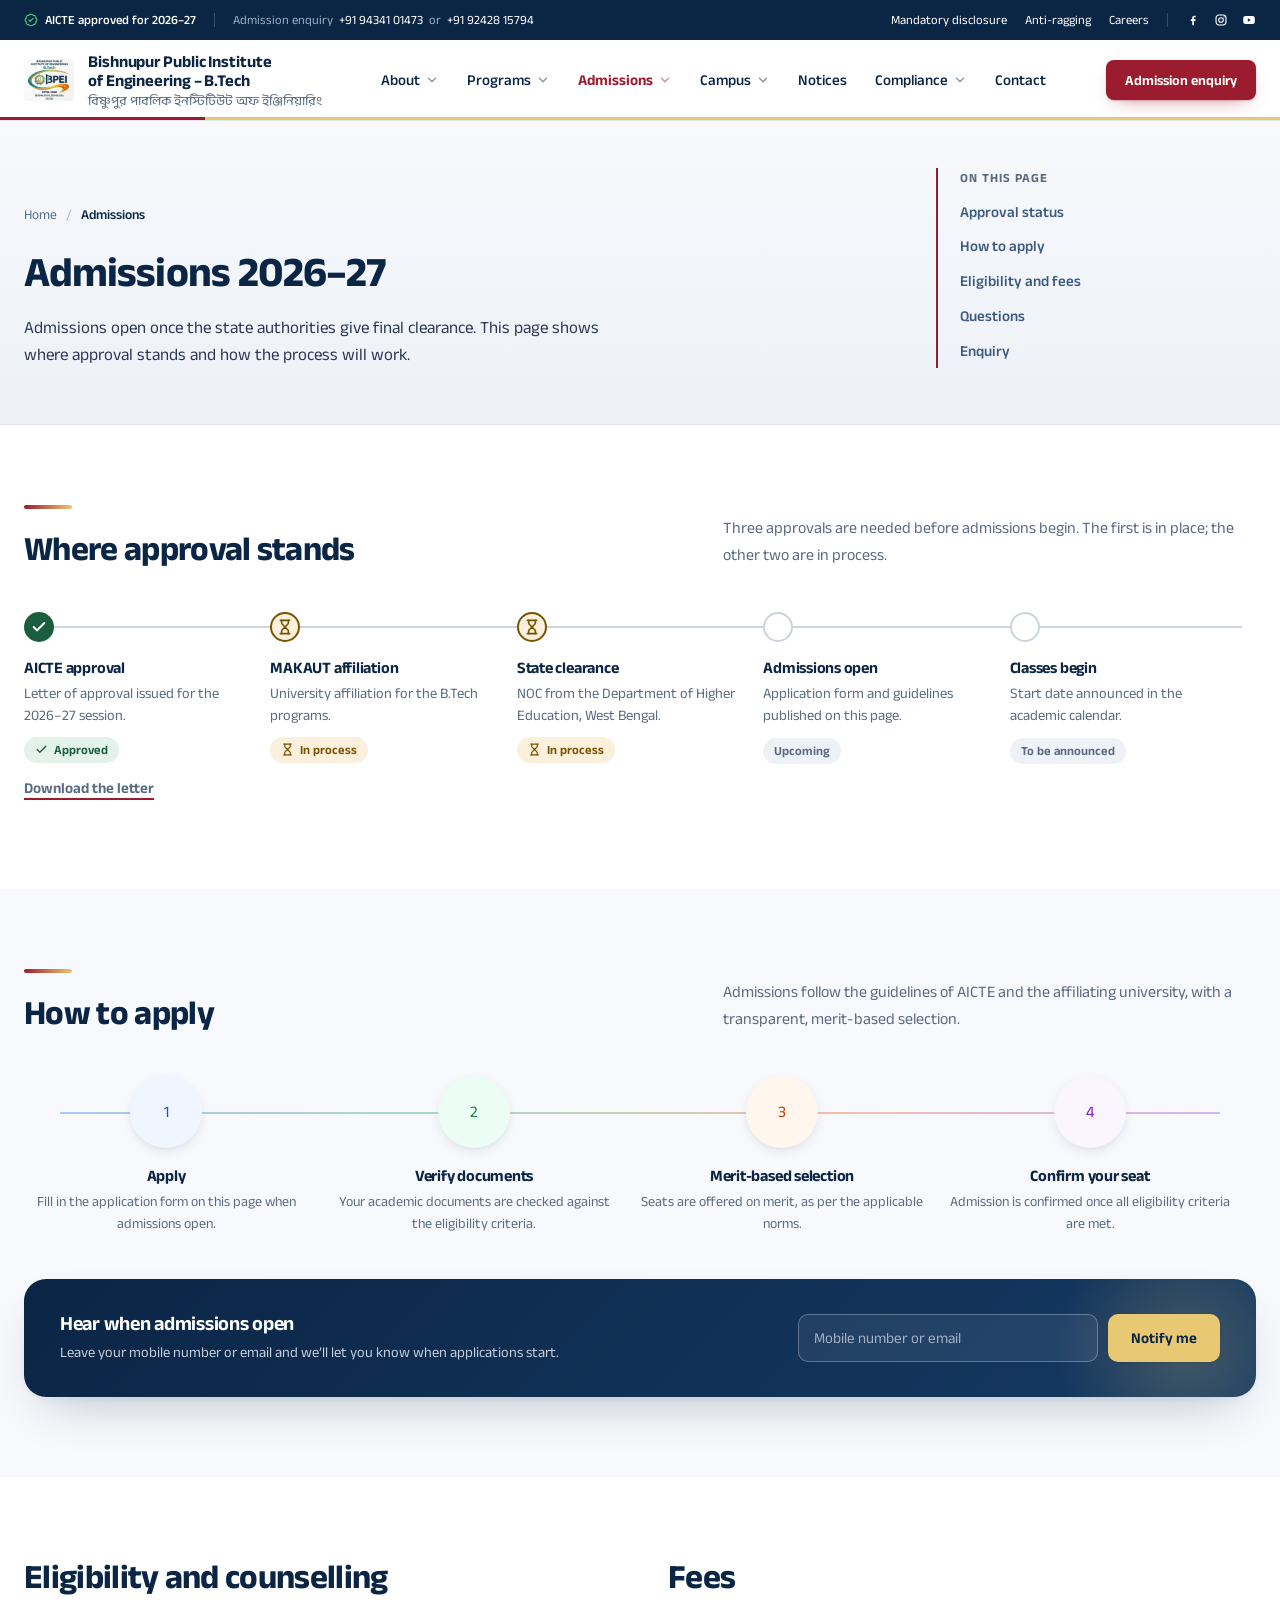
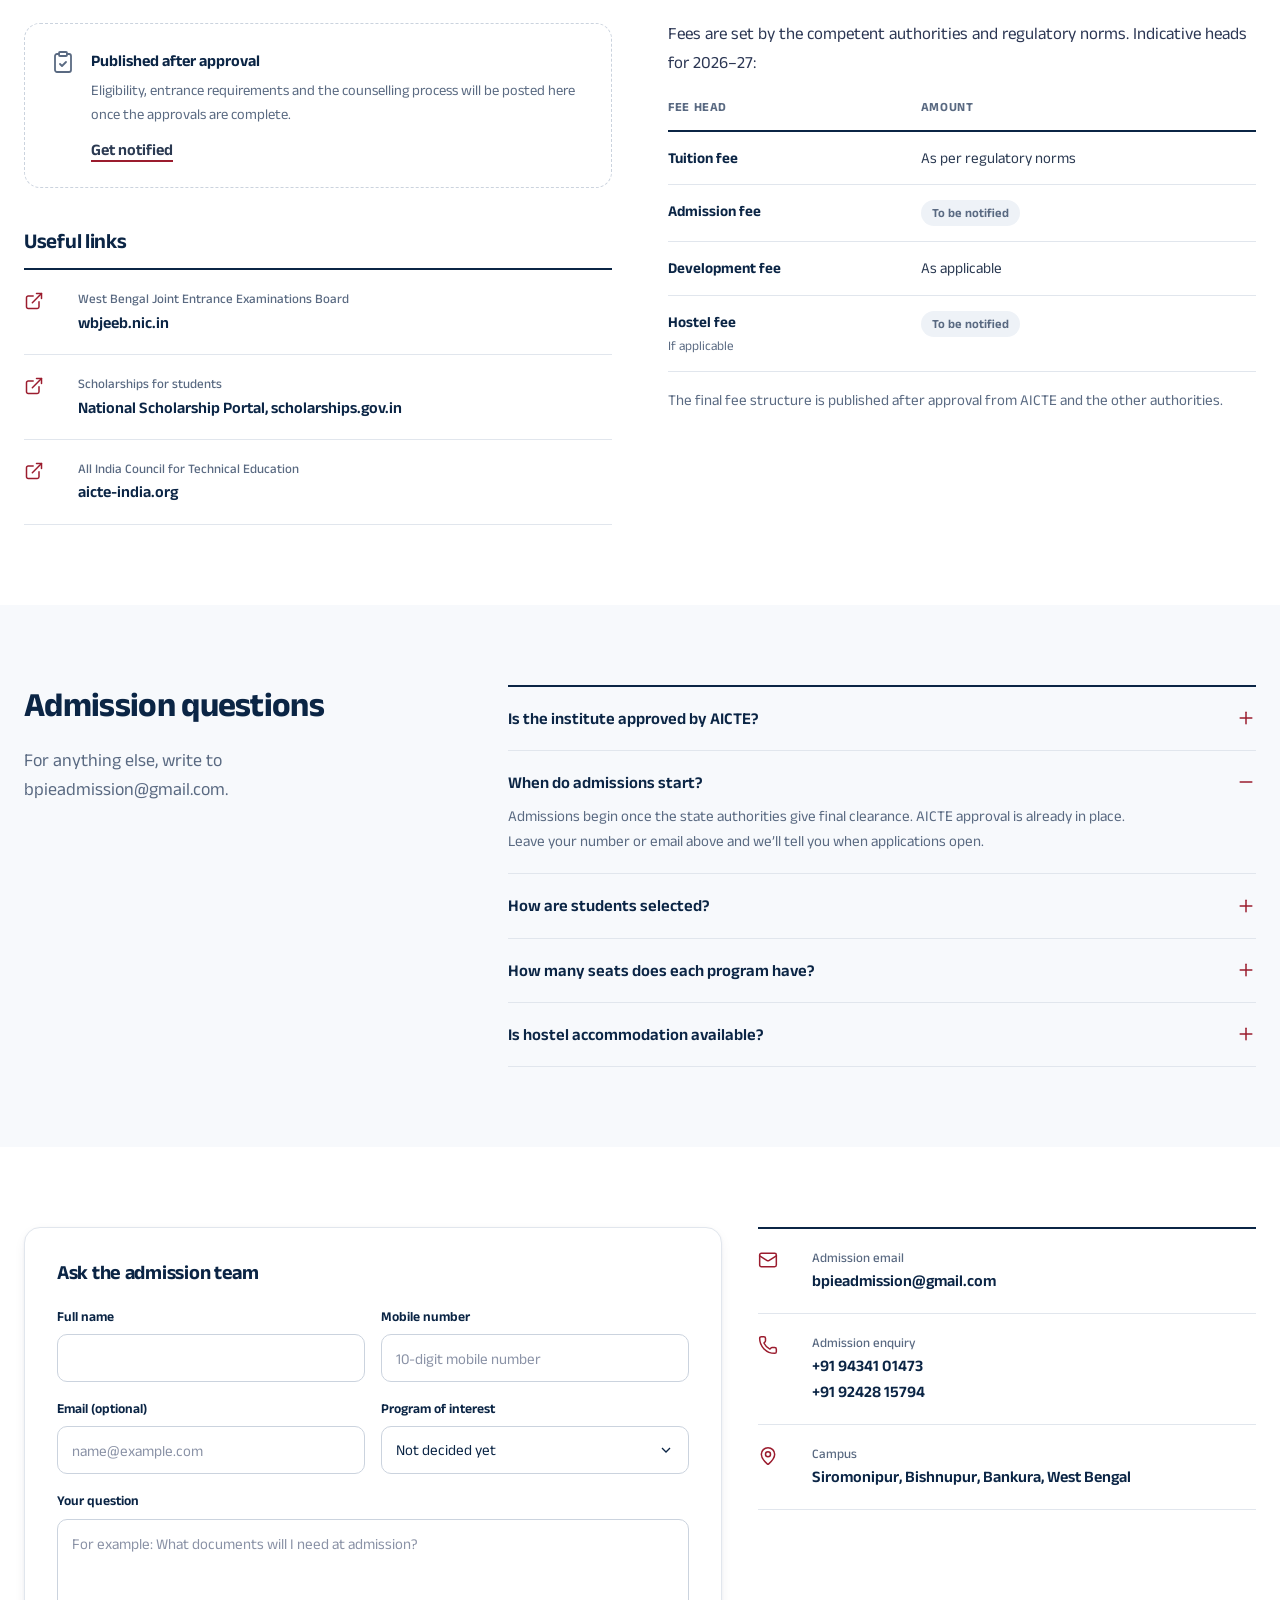
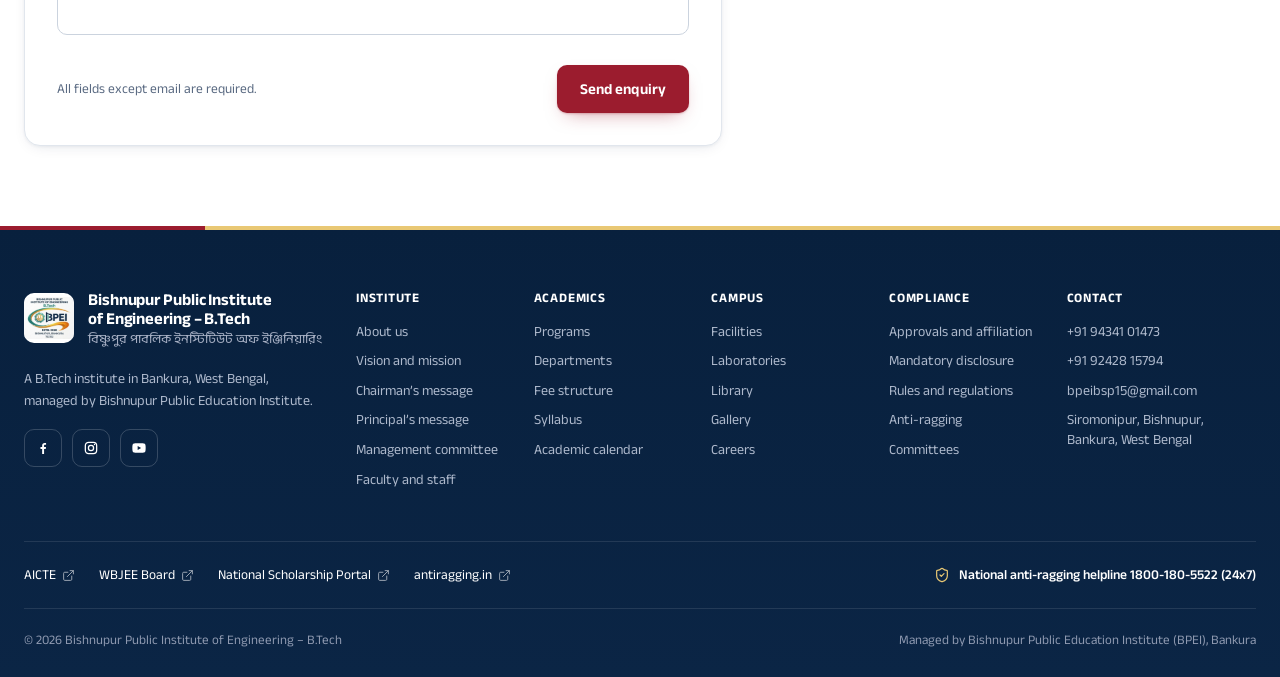
<file: admissions.html>
<!doctype html>
<html lang="en">
<head>
<meta charset="utf-8">
<meta name="viewport" content="width=device-width, initial-scale=1">
<title>Admissions 2026–27 | BPIE B.Tech</title>
<meta name="description" content="Where approval stands for 2026–27 admissions, how the merit-based process will work, fees and admission questions.">
<link rel="canonical" href="https://btech.bpie.org.in/admissions.html">
<meta name="theme-color" content="#17213D">
<meta property="og:type" content="website">
<meta property="og:site_name" content="BPIE B.Tech">
<meta property="og:title" content="Admissions 2026–27 | BPIE B.Tech">
<meta property="og:description" content="Where approval stands for 2026–27 admissions, how the merit-based process will work, fees and admission questions.">
<meta property="og:url" content="https://btech.bpie.org.in/admissions.html">
<link rel="icon" href="assets/img/logo.jpeg" type="image/jpeg">
<link rel="preload" href="assets/fonts/anek-latin-latin-standard-normal.woff2" as="font" type="font/woff2" crossorigin>
<link rel="stylesheet" href="assets/css/styles.css">
<script src="assets/js/main.js" defer></script>
<noscript><style>
  @media (max-width:1199px){.menu-btn{display:none!important}.drawer[hidden],.drawer .sub[hidden]{display:block!important}.drawer-panel{position:static;box-shadow:none;max-height:none}}
</style></noscript>
</head>
<body>
<a class="skip" href="#main">Skip to content</a>
<div class="util"><div class="wrap">
  <div class="util-l">
    <a class="ok" href="compliance.html#approvals"><svg aria-hidden="true" class="ic lucide lucide-badge-check" xmlns="http://www.w3.org/2000/svg" viewBox="0 0 24 24" fill="none" stroke="currentColor" stroke-width="1.8" stroke-linecap="round" stroke-linejoin="round" > <path d="M3.85 8.62a4 4 0 0 1 4.78-4.77 4 4 0 0 1 6.74 0 4 4 0 0 1 4.78 4.78 4 4 0 0 1 0 6.74 4 4 0 0 1-4.77 4.78 4 4 0 0 1-6.75 0 4 4 0 0 1-4.78-4.77 4 4 0 0 1 0-6.76Z" /> <path d="m16 9-5.5 5.5L8 12" /> </svg>AICTE approved for 2026–27</a>
    <span class="sep" aria-hidden="true"></span>
    <span class="hide-m">Admission enquiry&nbsp; <a href="tel:+919434101473">+91 94341 01473</a>&nbsp; or&nbsp; <a href="tel:+919242815794">+91 92428 15794</a></span>
  </div>
  <div class="util-r">
    <a href="compliance.html#mandatory-disclosure">Mandatory disclosure</a><a href="compliance.html#anti-ragging">Anti-ragging</a><a href="notices.html#careers">Careers</a>
    <span class="sep" aria-hidden="true"></span>
    <span class="soc"><a href="https://www.facebook.com/profile.php?id=61574521413142" aria-label="Facebook" target="_blank" rel="noopener"><svg viewBox="0 0 24 24" aria-hidden="true" fill="currentColor"><path d="M13.6 21v-7.4h2.5l.4-3h-2.9V8.8c0-.9.3-1.5 1.5-1.5h1.5V4.6c-.3 0-1.2-.1-2.2-.1-2.2 0-3.7 1.3-3.7 3.8v2.3H8.2v3h2.5V21h2.9z"/></svg></a><a href="https://www.instagram.com/bpie_b.tech/" aria-label="Instagram" target="_blank" rel="noopener"><svg viewBox="0 0 24 24" aria-hidden="true" fill="none" stroke="currentColor" stroke-width="1.9"><rect x="3.5" y="3.5" width="17" height="17" rx="5"/><circle cx="12" cy="12" r="3.9"/><circle cx="17.3" cy="6.7" r="1" fill="currentColor" stroke="none"/></svg></a><a href="https://youtube.com/@bishnupurbtechcollege" aria-label="YouTube" target="_blank" rel="noopener"><svg viewBox="0 0 24 24" aria-hidden="true" fill="currentColor"><path d="M21.6 7.2a2.6 2.6 0 0 0-1.8-1.8C18.2 5 12 5 12 5s-6.2 0-7.8.4A2.6 2.6 0 0 0 2.4 7.2 27 27 0 0 0 2 12a27 27 0 0 0 .4 4.8 2.6 2.6 0 0 0 1.8 1.8C5.8 19 12 19 12 19s6.2 0 7.8-.4a2.6 2.6 0 0 0 1.8-1.8A27 27 0 0 0 22 12a27 27 0 0 0-.4-4.8zM10 15V9l5.2 3L10 15z"/></svg></a></span>
  </div>
</div></div>
<header class="hdr"><div class="wrap">
  <a class="brand" href="index.html" aria-label="Bishnupur Public Institute of Engineering – B.Tech, home"><img 
    class="emb" 
    src="assets/img/logo.jpeg" 
    alt="Bishnupur Public Institute of Engineering logo"
><span class="brand-t"><b>Bishnupur Public Institute<br>of Engineering – B.Tech</b><span lang="bn">বিষ্ণুপুর পাবলিক ইনস্টিটিউট অফ ইঞ্জিনিয়ারিং</span></span></a>
  <nav class="nav" aria-label="Main">
    <div class="nav-item">
      <button class="nav-link" type="button" aria-expanded="false" aria-controls="sub-about">About<svg aria-hidden="true" class="ic lucide lucide-chevron-down" xmlns="http://www.w3.org/2000/svg" viewBox="0 0 24 24" fill="none" stroke="currentColor" stroke-width="2.2" stroke-linecap="round" stroke-linejoin="round" > <path d="m6 9 6 6 6-6" /> </svg></button>
      <div class="nav-sub" id="sub-about"><a href="about.html">About the institute</a><a href="about.html#vision-and-mission">Vision and mission</a><a href="about.html#leadership">Leadership</a><a href="about.html#management">Management</a><a href="about.html#faculty-and-staff">Faculty and staff</a></div>
    </div>
    <div class="nav-item">
      <button class="nav-link" type="button" aria-expanded="false" aria-controls="sub-programs">Programs<svg aria-hidden="true" class="ic lucide lucide-chevron-down" xmlns="http://www.w3.org/2000/svg" viewBox="0 0 24 24" fill="none" stroke="currentColor" stroke-width="2.2" stroke-linecap="round" stroke-linejoin="round" > <path d="m6 9 6 6 6-6" /> </svg></button>
      <div class="nav-sub" id="sub-programs"><a href="programs.html">All programs</a><a href="computer-science-engineering.html">Computer Science &amp; Engineering</a><a href="mechanical-engineering.html">Mechanical Engineering</a><a href="electrical-engineering.html">Electrical Engineering</a><a href="artificial-intelligence.html">Artificial Intelligence</a><a href="programs.html#fees-syllabus-and-calendar">Fees, syllabus and calendar</a></div>
    </div>
    <div class="nav-item">
      <button class="nav-link on" type="button" aria-expanded="false" aria-controls="sub-admissions">Admissions<svg aria-hidden="true" class="ic lucide lucide-chevron-down" xmlns="http://www.w3.org/2000/svg" viewBox="0 0 24 24" fill="none" stroke="currentColor" stroke-width="2.2" stroke-linecap="round" stroke-linejoin="round" > <path d="m6 9 6 6 6-6" /> </svg></button>
      <div class="nav-sub" id="sub-admissions"><a href="admissions.html#approval-status">Admission status</a><a href="admissions.html#how-to-apply">How to apply</a><a href="admissions.html#eligibility-and-fees">Eligibility and fees</a><a href="admissions.html#questions">Admission questions</a><a href="admissions.html#enquiry">Ask the admission team</a></div>
    </div>
    <div class="nav-item">
      <button class="nav-link" type="button" aria-expanded="false" aria-controls="sub-campus">Campus<svg aria-hidden="true" class="ic lucide lucide-chevron-down" xmlns="http://www.w3.org/2000/svg" viewBox="0 0 24 24" fill="none" stroke="currentColor" stroke-width="2.2" stroke-linecap="round" stroke-linejoin="round" > <path d="m6 9 6 6 6-6" /> </svg></button>
      <div class="nav-sub" id="sub-campus"><a href="campus.html#academic-spaces">Academic spaces</a><a href="campus.html#labs-and-workshops">Labs and workshops</a><a href="campus.html#computing-and-library">Computing and library</a><a href="campus.html#support-and-safety">Support and safety</a><a href="campus.html#gallery">Gallery</a></div>
    </div>
    <a class="nav-link" href="notices.html">Notices</a>
    <div class="nav-item">
      <button class="nav-link" type="button" aria-expanded="false" aria-controls="sub-compliance">Compliance<svg aria-hidden="true" class="ic lucide lucide-chevron-down" xmlns="http://www.w3.org/2000/svg" viewBox="0 0 24 24" fill="none" stroke="currentColor" stroke-width="2.2" stroke-linecap="round" stroke-linejoin="round" > <path d="m6 9 6 6 6-6" /> </svg></button>
      <div class="nav-sub" id="sub-compliance"><a href="compliance.html#approvals">Approvals and affiliation</a><a href="compliance.html#mandatory-disclosure">Mandatory disclosure</a><a href="compliance.html#anti-ragging">Anti-ragging</a><a href="compliance.html#rules-and-regulations">Rules and regulations</a><a href="compliance.html#committees">Committees</a></div>
    </div>
    <a class="nav-link" href="contact.html">Contact</a>
  </nav>
  <div class="hdr-cta"><a class="btn btn-p btn-sm" href="contact.html#enquiry">Admission enquiry</a></div>
  <button class="menu-btn" type="button" aria-expanded="false" aria-controls="drawer" aria-label="Open menu"><svg aria-hidden="true" class="ic i-open lucide lucide-menu" xmlns="http://www.w3.org/2000/svg" viewBox="0 0 24 24" fill="none" stroke="currentColor" stroke-width="1.8" stroke-linecap="round" stroke-linejoin="round" > <path d="M4 5h16" /> <path d="M4 12h16" /> <path d="M4 19h16" /> </svg><svg aria-hidden="true" class="ic i-close lucide lucide-x" xmlns="http://www.w3.org/2000/svg" viewBox="0 0 24 24" fill="none" stroke="currentColor" stroke-width="1.8" stroke-linecap="round" stroke-linejoin="round" > <path d="M18 6 6 18" /> <path d="m6 6 12 12" /> </svg></button>
</div>
<div class="drawer" id="drawer" hidden><div class="drawer-panel">
  <button class="item" type="button" aria-expanded="false" aria-controls="d-about">About<svg aria-hidden="true" class="ic lucide lucide-chevron-down" xmlns="http://www.w3.org/2000/svg" viewBox="0 0 24 24" fill="none" stroke="currentColor" stroke-width="1.8" stroke-linecap="round" stroke-linejoin="round" > <path d="m6 9 6 6 6-6" /> </svg></button>
  <div class="sub" id="d-about" hidden><a href="about.html">About the institute</a><a href="about.html#vision-and-mission">Vision and mission</a><a href="about.html#leadership">Leadership</a><a href="about.html#management">Management</a><a href="about.html#faculty-and-staff">Faculty and staff</a></div>
  <button class="item" type="button" aria-expanded="false" aria-controls="d-programs">Programs<svg aria-hidden="true" class="ic lucide lucide-chevron-down" xmlns="http://www.w3.org/2000/svg" viewBox="0 0 24 24" fill="none" stroke="currentColor" stroke-width="1.8" stroke-linecap="round" stroke-linejoin="round" > <path d="m6 9 6 6 6-6" /> </svg></button>
  <div class="sub" id="d-programs" hidden><a href="programs.html">All programs</a><a href="computer-science-engineering.html">Computer Science &amp; Engineering</a><a href="mechanical-engineering.html">Mechanical Engineering</a><a href="electrical-engineering.html">Electrical Engineering</a><a href="artificial-intelligence.html">Artificial Intelligence</a><a href="programs.html#fees-syllabus-and-calendar">Fees, syllabus and calendar</a></div>
  <button class="item on" type="button" aria-expanded="false" aria-controls="d-admissions">Admissions<svg aria-hidden="true" class="ic lucide lucide-chevron-down" xmlns="http://www.w3.org/2000/svg" viewBox="0 0 24 24" fill="none" stroke="currentColor" stroke-width="1.8" stroke-linecap="round" stroke-linejoin="round" > <path d="m6 9 6 6 6-6" /> </svg></button>
  <div class="sub" id="d-admissions" hidden><a href="admissions.html#approval-status">Admission status</a><a href="admissions.html#how-to-apply">How to apply</a><a href="admissions.html#eligibility-and-fees">Eligibility and fees</a><a href="admissions.html#questions">Admission questions</a><a href="admissions.html#enquiry">Ask the admission team</a></div>
  <button class="item" type="button" aria-expanded="false" aria-controls="d-campus">Campus<svg aria-hidden="true" class="ic lucide lucide-chevron-down" xmlns="http://www.w3.org/2000/svg" viewBox="0 0 24 24" fill="none" stroke="currentColor" stroke-width="1.8" stroke-linecap="round" stroke-linejoin="round" > <path d="m6 9 6 6 6-6" /> </svg></button>
  <div class="sub" id="d-campus" hidden><a href="campus.html#academic-spaces">Academic spaces</a><a href="campus.html#labs-and-workshops">Labs and workshops</a><a href="campus.html#computing-and-library">Computing and library</a><a href="campus.html#support-and-safety">Support and safety</a><a href="campus.html#gallery">Gallery</a></div>
  <a class="item" href="notices.html">Notices<svg aria-hidden="true" class="ic lucide lucide-chevron-right" xmlns="http://www.w3.org/2000/svg" viewBox="0 0 24 24" fill="none" stroke="currentColor" stroke-width="1.8" stroke-linecap="round" stroke-linejoin="round" > <path d="m9 18 6-6-6-6" /> </svg></a>
  <button class="item" type="button" aria-expanded="false" aria-controls="d-compliance">Compliance<svg aria-hidden="true" class="ic lucide lucide-chevron-down" xmlns="http://www.w3.org/2000/svg" viewBox="0 0 24 24" fill="none" stroke="currentColor" stroke-width="1.8" stroke-linecap="round" stroke-linejoin="round" > <path d="m6 9 6 6 6-6" /> </svg></button>
  <div class="sub" id="d-compliance" hidden><a href="compliance.html#approvals">Approvals and affiliation</a><a href="compliance.html#mandatory-disclosure">Mandatory disclosure</a><a href="compliance.html#anti-ragging">Anti-ragging</a><a href="compliance.html#rules-and-regulations">Rules and regulations</a><a href="compliance.html#committees">Committees</a></div>
  <a class="item" href="contact.html">Contact<svg aria-hidden="true" class="ic lucide lucide-chevron-right" xmlns="http://www.w3.org/2000/svg" viewBox="0 0 24 24" fill="none" stroke="currentColor" stroke-width="1.8" stroke-linecap="round" stroke-linejoin="round" > <path d="m9 18 6-6-6-6" /> </svg></a>
  <div class="dcta"><a class="btn btn-p" href="contact.html#enquiry">Admission enquiry</a><a class="btn btn-s" href="tel:+919434101473"><svg aria-hidden="true" class="ic lucide lucide-phone" xmlns="http://www.w3.org/2000/svg" viewBox="0 0 24 24" fill="none" stroke="currentColor" stroke-width="1.8" stroke-linecap="round" stroke-linejoin="round" > <path d="M13.832 16.568a1 1 0 0 0 1.213-.303l.355-.465A2 2 0 0 1 17 15h3a2 2 0 0 1 2 2v3a2 2 0 0 1-2 2A18 18 0 0 1 2 4a2 2 0 0 1 2-2h3a2 2 0 0 1 2 2v3a2 2 0 0 1-.8 1.6l-.468.351a1 1 0 0 0-.292 1.233 14 14 0 0 0 6.392 6.384" /> </svg>Call +91 94341 01473</a></div>
  <p class="dhelp">National anti-ragging helpline <a href="tel:18001805522">1800-180-5522</a> (24x7)</p>
</div></div>
</header>
<main id="main">
<section class="phero"><div class="wrap">
  <div>
    <nav class="crumb" aria-label="Breadcrumb"><a href="index.html">Home</a><span aria-hidden="true">/</span><b aria-current="page">Admissions</b></nav>
    <h1>Admissions 2026–27</h1>
    <p class="intro">Admissions open once the state authorities give final clearance. This page shows where approval stands and how the process will work.</p>
  </div>
  <nav class="onpage" aria-label="On this page"><b>On this page</b><a href="#approval-status">Approval status</a><a href="#how-to-apply">How to apply</a><a href="#eligibility-and-fees">Eligibility and fees</a><a href="#questions">Questions</a><a href="#enquiry">Enquiry</a></nav>
</div></section>
<section id="approval-status" class="sec"><div class="wrap">
  <div class="sec-head"><h2>Where approval stands</h2><p>Three approvals are needed before admissions begin. The first is in place; the other two are in process.</p></div>
  <div class="timeline">
    <div class="tl done"><div class="dot"><svg aria-hidden="true" class="ic lucide lucide-check" xmlns="http://www.w3.org/2000/svg" viewBox="0 0 24 24" fill="none" stroke="currentColor" stroke-width="3" stroke-linecap="round" stroke-linejoin="round" > <path d="M20 6 9 17l-5-5" /> </svg></div><h4>AICTE approval</h4><p>Letter of approval issued for the 2026–27 session.</p><span class="pill pill-ok"><svg aria-hidden="true" class="ic lucide lucide-check" xmlns="http://www.w3.org/2000/svg" viewBox="0 0 24 24" fill="none" stroke="currentColor" stroke-width="2.4" stroke-linecap="round" stroke-linejoin="round" > <path d="M20 6 9 17l-5-5" /> </svg>Approved</span><p style="margin-top:12px"><a class="lnk" href="https://btech.bpie.org.in/wp-content/uploads/2026/08/Approval-26-27.pdf" style="font-size:15px" target="_blank" rel="noopener">Download the letter</a></p></div>
    <div class="tl now"><div class="dot"><svg aria-hidden="true" class="ic lucide lucide-hourglass" xmlns="http://www.w3.org/2000/svg" viewBox="0 0 24 24" fill="none" stroke="currentColor" stroke-width="2.4" stroke-linecap="round" stroke-linejoin="round" > <path d="M5 22h14" /> <path d="M5 2h14" /> <path d="M17 22v-4.172a2 2 0 0 0-.586-1.414L12 12l-4.414 4.414A2 2 0 0 0 7 17.828V22" /> <path d="M7 2v4.172a2 2 0 0 0 .586 1.414L12 12l4.414-4.414A2 2 0 0 0 17 6.172V2" /> </svg></div><h4>MAKAUT affiliation</h4><p>University affiliation for the B.Tech programs.</p><span class="pill pill-wait"><svg aria-hidden="true" class="ic lucide lucide-hourglass" xmlns="http://www.w3.org/2000/svg" viewBox="0 0 24 24" fill="none" stroke="currentColor" stroke-width="2.2" stroke-linecap="round" stroke-linejoin="round" > <path d="M5 22h14" /> <path d="M5 2h14" /> <path d="M17 22v-4.172a2 2 0 0 0-.586-1.414L12 12l-4.414 4.414A2 2 0 0 0 7 17.828V22" /> <path d="M7 2v4.172a2 2 0 0 0 .586 1.414L12 12l4.414-4.414A2 2 0 0 0 17 6.172V2" /> </svg>In process</span></div>
    <div class="tl now"><div class="dot"><svg aria-hidden="true" class="ic lucide lucide-hourglass" xmlns="http://www.w3.org/2000/svg" viewBox="0 0 24 24" fill="none" stroke="currentColor" stroke-width="2.4" stroke-linecap="round" stroke-linejoin="round" > <path d="M5 22h14" /> <path d="M5 2h14" /> <path d="M17 22v-4.172a2 2 0 0 0-.586-1.414L12 12l-4.414 4.414A2 2 0 0 0 7 17.828V22" /> <path d="M7 2v4.172a2 2 0 0 0 .586 1.414L12 12l4.414-4.414A2 2 0 0 0 17 6.172V2" /> </svg></div><h4>State clearance</h4><p>NOC from the Department of Higher Education, West Bengal.</p><span class="pill pill-wait"><svg aria-hidden="true" class="ic lucide lucide-hourglass" xmlns="http://www.w3.org/2000/svg" viewBox="0 0 24 24" fill="none" stroke="currentColor" stroke-width="2.2" stroke-linecap="round" stroke-linejoin="round" > <path d="M5 22h14" /> <path d="M5 2h14" /> <path d="M17 22v-4.172a2 2 0 0 0-.586-1.414L12 12l-4.414 4.414A2 2 0 0 0 7 17.828V22" /> <path d="M7 2v4.172a2 2 0 0 0 .586 1.414L12 12l4.414-4.414A2 2 0 0 0 17 6.172V2" /> </svg>In process</span></div>
    <div class="tl"><div class="dot"></div><h4>Admissions open</h4><p>Application form and guidelines published on this page.</p><span class="pill pill-tbd">Upcoming</span></div>
    <div class="tl"><div class="dot"></div><h4>Classes begin</h4><p>Start date announced in the academic calendar.</p><span class="pill pill-tbd">To be announced</span></div>
  </div>
</div></section>
<section id="how-to-apply" class="sec alt"><div class="wrap">
  <div class="sec-head"><h2>How to apply</h2><p>Admissions follow the guidelines of AICTE and the affiliating university, with a transparent, merit-based selection.</p></div>
  <div class="steps">
    <div class="step"><div class="n">1</div><h3>Apply</h3><p>Fill in the application form on this page when admissions open.</p></div>
    <div class="step"><div class="n">2</div><h3>Verify documents</h3><p>Your academic documents are checked against the eligibility criteria.</p></div>
    <div class="step"><div class="n">3</div><h3>Merit-based selection</h3><p>Seats are offered on merit, as per the applicable norms.</p></div>
    <div class="step"><div class="n">4</div><h3>Confirm your seat</h3><p>Admission is confirmed once all eligibility criteria are met.</p></div>
  </div>
<div class="notify" id="notify">
  <div><h3>Hear when admissions open</h3><p>Leave your mobile number or email and we’ll let you know when applications start.</p></div>
  <form class="notify-form" data-form="notify" data-endpoint="" data-success="Thank you. We’ll let you know when applications open." novalidate>
    <div class="row"><label class="sr-only" for="notify-contact">Mobile number or email</label><input class="in-d" id="notify-contact" name="contact" placeholder="Mobile number or email" required data-kind="phone-or-email" data-label="your mobile number or email"><button class="btn btn-b" type="submit">Notify me</button></div>
    <p class="form-status" role="status" aria-live="polite"></p>
  </form>
</div>
</div></section>
<section id="eligibility-and-fees" class="sec"><div class="wrap">
  <div class="two">
    <div>
      <h2 class="h2">Eligibility and counselling</h2>
      <div class="empty" style="margin-top:28px"><svg aria-hidden="true" class="ic lucide lucide-clipboard-check" xmlns="http://www.w3.org/2000/svg" viewBox="0 0 24 24" fill="none" stroke="currentColor" stroke-width="1.8" stroke-linecap="round" stroke-linejoin="round" > <rect width="8" height="4" x="8" y="2" rx="1" ry="1" /> <path d="M16 4h2a2 2 0 0 1 2 2v14a2 2 0 0 1-2 2H6a2 2 0 0 1-2-2V6a2 2 0 0 1 2-2h2" /> <path d="m9 14 2 2 4-4" /> </svg><div><b>Published after approval</b><p>Eligibility, entrance requirements and the counselling process will be posted here once the approvals are complete.</p><a class="lnk" href="admissions.html#notify">Get notified</a></div></div>
      <h3 class="h3" style="margin:40px 0 14px;font-size:21px">Useful links</h3>
      <div class="clist">
        <a class="citem" href="https://wbjeeb.nic.in/" target="_blank" rel="noopener"><svg aria-hidden="true" class="ic lucide lucide-external-link" xmlns="http://www.w3.org/2000/svg" viewBox="0 0 24 24" fill="none" stroke="currentColor" stroke-width="1.8" stroke-linecap="round" stroke-linejoin="round" > <path d="M15 3h6v6" /> <path d="M10 14 21 3" /> <path d="M18 13v6a2 2 0 0 1-2 2H5a2 2 0 0 1-2-2V8a2 2 0 0 1 2-2h6" /> </svg><div><small>West Bengal Joint Entrance Examinations Board</small><b>wbjeeb.nic.in</b></div></a>
        <a class="citem" href="https://scholarships.gov.in/" target="_blank" rel="noopener"><svg aria-hidden="true" class="ic lucide lucide-external-link" xmlns="http://www.w3.org/2000/svg" viewBox="0 0 24 24" fill="none" stroke="currentColor" stroke-width="1.8" stroke-linecap="round" stroke-linejoin="round" > <path d="M15 3h6v6" /> <path d="M10 14 21 3" /> <path d="M18 13v6a2 2 0 0 1-2 2H5a2 2 0 0 1-2-2V8a2 2 0 0 1 2-2h6" /> </svg><div><small>Scholarships for students</small><b>National Scholarship Portal, scholarships.gov.in</b></div></a>
        <a class="citem" href="https://www.aicte-india.org/" target="_blank" rel="noopener"><svg aria-hidden="true" class="ic lucide lucide-external-link" xmlns="http://www.w3.org/2000/svg" viewBox="0 0 24 24" fill="none" stroke="currentColor" stroke-width="1.8" stroke-linecap="round" stroke-linejoin="round" > <path d="M15 3h6v6" /> <path d="M10 14 21 3" /> <path d="M18 13v6a2 2 0 0 1-2 2H5a2 2 0 0 1-2-2V8a2 2 0 0 1 2-2h6" /> </svg><div><small>All India Council for Technical Education</small><b>aicte-india.org</b></div></a>
      </div>
    </div>
    <div>
      <h2 class="h2">Fees</h2>
      <p class="lead-p" style="margin:24px 0 20px">Fees are set by the competent authorities and regulatory norms. Indicative heads for 2026–27:</p>
      <table class="tbl">
        <thead><tr><th>Fee head</th><th>Amount</th></tr></thead>
        <tr><td><b>Tuition fee</b></td><td>As per regulatory norms</td></tr>
        <tr><td><b>Admission fee</b></td><td><span class="pill pill-tbd">To be notified</span></td></tr>
        <tr><td><b>Development fee</b></td><td>As applicable</td></tr>
        <tr><td><b>Hostel fee</b><small>If applicable</small></td><td><span class="pill pill-tbd">To be notified</span></td></tr>
      </table>
      <p class="muted" style="font-size:15px;margin-top:16px">The final fee structure is published after approval from AICTE and the other authorities.</p>
    </div>
  </div>
</div></section>
<section id="questions" class="sec alt"><div class="wrap faq">
  <div><h2 class="h2">Admission questions</h2><p class="muted" style="margin-top:22px;font-size:18px;max-width:22em">For anything else, write to bpieadmission@gmail.com.</p></div>
<div class="qa">
  <details class="q"><summary class="q-h">Is the institute approved by AICTE?<span class="q-ic" aria-hidden="true"><svg aria-hidden="true" class="ic lucide lucide-plus" xmlns="http://www.w3.org/2000/svg" viewBox="0 0 24 24" fill="none" stroke="currentColor" stroke-width="1.8" stroke-linecap="round" stroke-linejoin="round" > <path d="M5 12h14" /> <path d="M12 5v14" /> </svg><svg aria-hidden="true" class="ic lucide lucide-minus" xmlns="http://www.w3.org/2000/svg" viewBox="0 0 24 24" fill="none" stroke="currentColor" stroke-width="1.8" stroke-linecap="round" stroke-linejoin="round" > <path d="M5 12h14" /> </svg></span></summary><p class="q-a">Yes. AICTE, New Delhi has approved the institute’s B.Tech programs for the 2026–27 session. University affiliation (MAKAUT) and the state government NOC are in process.</p></details>
  <details class="q" open><summary class="q-h">When do admissions start?<span class="q-ic" aria-hidden="true"><svg aria-hidden="true" class="ic lucide lucide-plus" xmlns="http://www.w3.org/2000/svg" viewBox="0 0 24 24" fill="none" stroke="currentColor" stroke-width="1.8" stroke-linecap="round" stroke-linejoin="round" > <path d="M5 12h14" /> <path d="M12 5v14" /> </svg><svg aria-hidden="true" class="ic lucide lucide-minus" xmlns="http://www.w3.org/2000/svg" viewBox="0 0 24 24" fill="none" stroke="currentColor" stroke-width="1.8" stroke-linecap="round" stroke-linejoin="round" > <path d="M5 12h14" /> </svg></span></summary><p class="q-a">Admissions begin once the state authorities give final clearance. AICTE approval is already in place. Leave your number or email above and we’ll tell you when applications open.</p></details>
  <details class="q"><summary class="q-h">How are students selected?<span class="q-ic" aria-hidden="true"><svg aria-hidden="true" class="ic lucide lucide-plus" xmlns="http://www.w3.org/2000/svg" viewBox="0 0 24 24" fill="none" stroke="currentColor" stroke-width="1.8" stroke-linecap="round" stroke-linejoin="round" > <path d="M5 12h14" /> <path d="M12 5v14" /> </svg><svg aria-hidden="true" class="ic lucide lucide-minus" xmlns="http://www.w3.org/2000/svg" viewBox="0 0 24 24" fill="none" stroke="currentColor" stroke-width="1.8" stroke-linecap="round" stroke-linejoin="round" > <path d="M5 12h14" /> </svg></span></summary><p class="q-a">Through a transparent, merit-based process, as per AICTE and university guidelines. Eligibility, entrance requirements and counselling details will be published here after approval.</p></details>
  <details class="q"><summary class="q-h">How many seats does each program have?<span class="q-ic" aria-hidden="true"><svg aria-hidden="true" class="ic lucide lucide-plus" xmlns="http://www.w3.org/2000/svg" viewBox="0 0 24 24" fill="none" stroke="currentColor" stroke-width="1.8" stroke-linecap="round" stroke-linejoin="round" > <path d="M5 12h14" /> <path d="M12 5v14" /> </svg><svg aria-hidden="true" class="ic lucide lucide-minus" xmlns="http://www.w3.org/2000/svg" viewBox="0 0 24 24" fill="none" stroke="currentColor" stroke-width="1.8" stroke-linecap="round" stroke-linejoin="round" > <path d="M5 12h14" /> </svg></span></summary><p class="q-a">The proposed intake is 60 seats a year in each of the four programs. Final numbers follow university affiliation.</p></details>
  <details class="q"><summary class="q-h">Is hostel accommodation available?<span class="q-ic" aria-hidden="true"><svg aria-hidden="true" class="ic lucide lucide-plus" xmlns="http://www.w3.org/2000/svg" viewBox="0 0 24 24" fill="none" stroke="currentColor" stroke-width="1.8" stroke-linecap="round" stroke-linejoin="round" > <path d="M5 12h14" /> <path d="M12 5v14" /> </svg><svg aria-hidden="true" class="ic lucide lucide-minus" xmlns="http://www.w3.org/2000/svg" viewBox="0 0 24 24" fill="none" stroke="currentColor" stroke-width="1.8" stroke-linecap="round" stroke-linejoin="round" > <path d="M5 12h14" /> </svg></span></summary><p class="q-a">Hostel details have not been announced yet. If a hostel is offered, its fee will be notified along with the fee structure.</p></details>
</div>
</div></section>
<section id="enquiry" class="sec"><div class="wrap">
  <div class="enq">
<form class="form" data-form="enquiry" data-endpoint="" data-success="Thank you. The admission team will reply by phone or email." novalidate>
  <h3>Ask the admission team</h3>
  <div class="frow">
    <div class="fld"><label for="enq-name">Full name</label><input id="enq-name" name="name" autocomplete="name" required data-label="your full name"></div>
    <div class="fld"><label for="enq-phone">Mobile number</label><input id="enq-phone" name="phone" type="tel" inputmode="tel" autocomplete="tel" placeholder="10-digit mobile number" required data-label="your mobile number"></div>
  </div>
  <div class="frow">
    <div class="fld"><label for="enq-email">Email (optional)</label><input id="enq-email" name="email" type="email" autocomplete="email" placeholder="name@example.com"></div>
    <div class="fld"><label for="enq-program">Program of interest</label><select id="enq-program" name="program"><option value="">Not decided yet</option><option>Computer Science &amp; Engineering</option><option>Mechanical Engineering</option><option>Electrical Engineering</option><option>Artificial Intelligence</option></select></div>
  </div>
  <div class="fld"><label for="enq-question">Your question</label><textarea id="enq-question" name="question" required data-label="your question" placeholder="For example: What documents will I need at admission?"></textarea></div>
  <div class="foot"><span>All fields except email are required.</span><button class="btn btn-p" type="submit">Send enquiry</button></div>
  <p class="form-status" role="status" aria-live="polite"></p>
</form>
    <div class="clist">
      <div class="citem"><svg aria-hidden="true" class="ic lucide lucide-mail" xmlns="http://www.w3.org/2000/svg" viewBox="0 0 24 24" fill="none" stroke="currentColor" stroke-width="1.8" stroke-linecap="round" stroke-linejoin="round" > <path d="m22 7-8.991 5.727a2 2 0 0 1-2.009 0L2 7" /> <rect x="2" y="4" width="20" height="16" rx="2" /> </svg><div><small>Admission email</small><b><a href="mailto:bpieadmission@gmail.com">bpieadmission@gmail.com</a></b></div></div>
      <div class="citem"><svg aria-hidden="true" class="ic lucide lucide-phone" xmlns="http://www.w3.org/2000/svg" viewBox="0 0 24 24" fill="none" stroke="currentColor" stroke-width="1.8" stroke-linecap="round" stroke-linejoin="round" > <path d="M13.832 16.568a1 1 0 0 0 1.213-.303l.355-.465A2 2 0 0 1 17 15h3a2 2 0 0 1 2 2v3a2 2 0 0 1-2 2A18 18 0 0 1 2 4a2 2 0 0 1 2-2h3a2 2 0 0 1 2 2v3a2 2 0 0 1-.8 1.6l-.468.351a1 1 0 0 0-.292 1.233 14 14 0 0 0 6.392 6.384" /> </svg><div><small>Admission enquiry</small><b><a href="tel:+919434101473">+91 94341 01473</a></b><br><b><a href="tel:+919242815794">+91 92428 15794</a></b></div></div>
      <div class="citem"><svg aria-hidden="true" class="ic lucide lucide-map-pin" xmlns="http://www.w3.org/2000/svg" viewBox="0 0 24 24" fill="none" stroke="currentColor" stroke-width="1.8" stroke-linecap="round" stroke-linejoin="round" > <path d="M20 10c0 4.993-5.539 10.193-7.399 11.799a1 1 0 0 1-1.202 0C9.539 20.193 4 14.993 4 10a8 8 0 0 1 16 0" /> <circle cx="12" cy="10" r="3" /> </svg><div><small>Campus</small><b>Siromonipur, Bishnupur, Bankura, West Bengal</b></div></div>
    </div>
  </div>
</div></section>
</main>
<footer class="ftr"><div class="wrap">
  <div class="top">
    <div>
      <a class="brand" href="index.html" aria-label="Home"><img
  class="emb"
  src="assets/img/logo.jpeg"
  alt="Bishnupur Public Institute of Engineering logo"
/><span class="brand-t"><b>Bishnupur Public Institute<br>of Engineering – B.Tech</b><span lang="bn">বিষ্ণুপুর পাবলিক ইনস্টিটিউট অফ ইঞ্জিনিয়ারিং</span></span></a>
      <p class="about-t">A B.Tech institute in Bankura, West Bengal, managed by Bishnupur Public Education Institute.</p>
      <div class="soc"><a href="https://www.facebook.com/profile.php?id=61574521413142" aria-label="Facebook" target="_blank" rel="noopener"><svg viewBox="0 0 24 24" aria-hidden="true" fill="currentColor"><path d="M13.6 21v-7.4h2.5l.4-3h-2.9V8.8c0-.9.3-1.5 1.5-1.5h1.5V4.6c-.3 0-1.2-.1-2.2-.1-2.2 0-3.7 1.3-3.7 3.8v2.3H8.2v3h2.5V21h2.9z"/></svg></a><a href="https://www.instagram.com/bpie_b.tech/" aria-label="Instagram" target="_blank" rel="noopener"><svg viewBox="0 0 24 24" aria-hidden="true" fill="none" stroke="currentColor" stroke-width="1.9"><rect x="3.5" y="3.5" width="17" height="17" rx="5"/><circle cx="12" cy="12" r="3.9"/><circle cx="17.3" cy="6.7" r="1" fill="currentColor" stroke="none"/></svg></a><a href="https://youtube.com/@bishnupurbtechcollege" aria-label="YouTube" target="_blank" rel="noopener"><svg viewBox="0 0 24 24" aria-hidden="true" fill="currentColor"><path d="M21.6 7.2a2.6 2.6 0 0 0-1.8-1.8C18.2 5 12 5 12 5s-6.2 0-7.8.4A2.6 2.6 0 0 0 2.4 7.2 27 27 0 0 0 2 12a27 27 0 0 0 .4 4.8 2.6 2.6 0 0 0 1.8 1.8C5.8 19 12 19 12 19s6.2 0 7.8-.4a2.6 2.6 0 0 0 1.8-1.8A27 27 0 0 0 22 12a27 27 0 0 0-.4-4.8zM10 15V9l5.2 3L10 15z"/></svg></a></div>
    </div>
    <nav aria-label="Institute"><h5>Institute</h5><ul><li><a href="about.html">About us</a></li><li><a href="about.html#vision-and-mission">Vision and mission</a></li><li><a href="about.html#chairman">Chairman’s message</a></li><li><a href="about.html#principal">Principal’s message</a></li><li><a href="about.html#management">Management committee</a></li><li><a href="about.html#faculty-and-staff">Faculty and staff</a></li></ul></nav>
    <nav aria-label="Academics"><h5>Academics</h5><ul><li><a href="programs.html">Programs</a></li><li><a href="programs.html#compare-the-programs">Departments</a></li><li><a href="programs.html#fees">Fee structure</a></li><li><a href="programs.html#syllabus">Syllabus</a></li><li><a href="programs.html#calendar">Academic calendar</a></li></ul></nav>
    <nav aria-label="Campus"><h5>Campus</h5><ul><li><a href="campus.html">Facilities</a></li><li><a href="campus.html#labs-and-workshops">Laboratories</a></li><li><a href="campus.html#computing-and-library">Library</a></li><li><a href="campus.html#gallery">Gallery</a></li><li><a href="notices.html#careers">Careers</a></li></ul></nav>
    <nav aria-label="Compliance"><h5>Compliance</h5><ul><li><a href="compliance.html#approvals">Approvals and affiliation</a></li><li><a href="compliance.html#mandatory-disclosure">Mandatory disclosure</a></li><li><a href="compliance.html#rules-and-regulations">Rules and regulations</a></li><li><a href="compliance.html#anti-ragging">Anti-ragging</a></li><li><a href="compliance.html#committees">Committees</a></li></ul></nav>
    <div><h5>Contact</h5><ul><li><a href="tel:+919434101473">+91 94341 01473</a></li><li><a href="tel:+919242815794">+91 92428 15794</a></li><li><a href="mailto:bpeibsp15@gmail.com">bpeibsp15@gmail.com</a></li><li><a href="contact.html">Siromonipur, Bishnupur, Bankura, West Bengal</a></li></ul></div>
  </div>
  <div class="mid">
    <div class="links"><a href="https://www.aicte-india.org/" target="_blank" rel="noopener">AICTE<svg aria-hidden="true" class="ic lucide lucide-external-link" xmlns="http://www.w3.org/2000/svg" viewBox="0 0 24 24" fill="none" stroke="currentColor" stroke-width="1.8" stroke-linecap="round" stroke-linejoin="round" > <path d="M15 3h6v6" /> <path d="M10 14 21 3" /> <path d="M18 13v6a2 2 0 0 1-2 2H5a2 2 0 0 1-2-2V8a2 2 0 0 1 2-2h6" /> </svg></a><a href="https://wbjeeb.nic.in/" target="_blank" rel="noopener">WBJEE Board<svg aria-hidden="true" class="ic lucide lucide-external-link" xmlns="http://www.w3.org/2000/svg" viewBox="0 0 24 24" fill="none" stroke="currentColor" stroke-width="1.8" stroke-linecap="round" stroke-linejoin="round" > <path d="M15 3h6v6" /> <path d="M10 14 21 3" /> <path d="M18 13v6a2 2 0 0 1-2 2H5a2 2 0 0 1-2-2V8a2 2 0 0 1 2-2h6" /> </svg></a><a href="https://scholarships.gov.in/" target="_blank" rel="noopener">National Scholarship Portal<svg aria-hidden="true" class="ic lucide lucide-external-link" xmlns="http://www.w3.org/2000/svg" viewBox="0 0 24 24" fill="none" stroke="currentColor" stroke-width="1.8" stroke-linecap="round" stroke-linejoin="round" > <path d="M15 3h6v6" /> <path d="M10 14 21 3" /> <path d="M18 13v6a2 2 0 0 1-2 2H5a2 2 0 0 1-2-2V8a2 2 0 0 1 2-2h6" /> </svg></a><a href="https://www.antiragging.in/" target="_blank" rel="noopener">antiragging.in<svg aria-hidden="true" class="ic lucide lucide-external-link" xmlns="http://www.w3.org/2000/svg" viewBox="0 0 24 24" fill="none" stroke="currentColor" stroke-width="1.8" stroke-linecap="round" stroke-linejoin="round" > <path d="M15 3h6v6" /> <path d="M10 14 21 3" /> <path d="M18 13v6a2 2 0 0 1-2 2H5a2 2 0 0 1-2-2V8a2 2 0 0 1 2-2h6" /> </svg></a></div>
    <a class="help" href="tel:18001805522"><svg aria-hidden="true" class="ic lucide lucide-shield-check" xmlns="http://www.w3.org/2000/svg" viewBox="0 0 24 24" fill="none" stroke="currentColor" stroke-width="1.8" stroke-linecap="round" stroke-linejoin="round" > <path d="M20 13c0 5-3.5 7.5-7.66 8.95a1 1 0 0 1-.67-.01C7.5 20.5 4 18 4 13V6a1 1 0 0 1 1-1c2 0 4.5-1.2 6.24-2.72a1.17 1.17 0 0 1 1.52 0C14.51 3.81 17 5 19 5a1 1 0 0 1 1 1z" /> <path d="m9 12 2 2 4-4" /> </svg>National anti-ragging helpline 1800-180-5522 (24x7)</a>
  </div>
  <div class="bottom"><span>© <span data-year>2026</span> Bishnupur Public Institute of Engineering – B.Tech</span><span>Managed by Bishnupur Public Education Institute (BPEI), Bankura</span></div>
</div></footer>
</body>
</html>
</file>
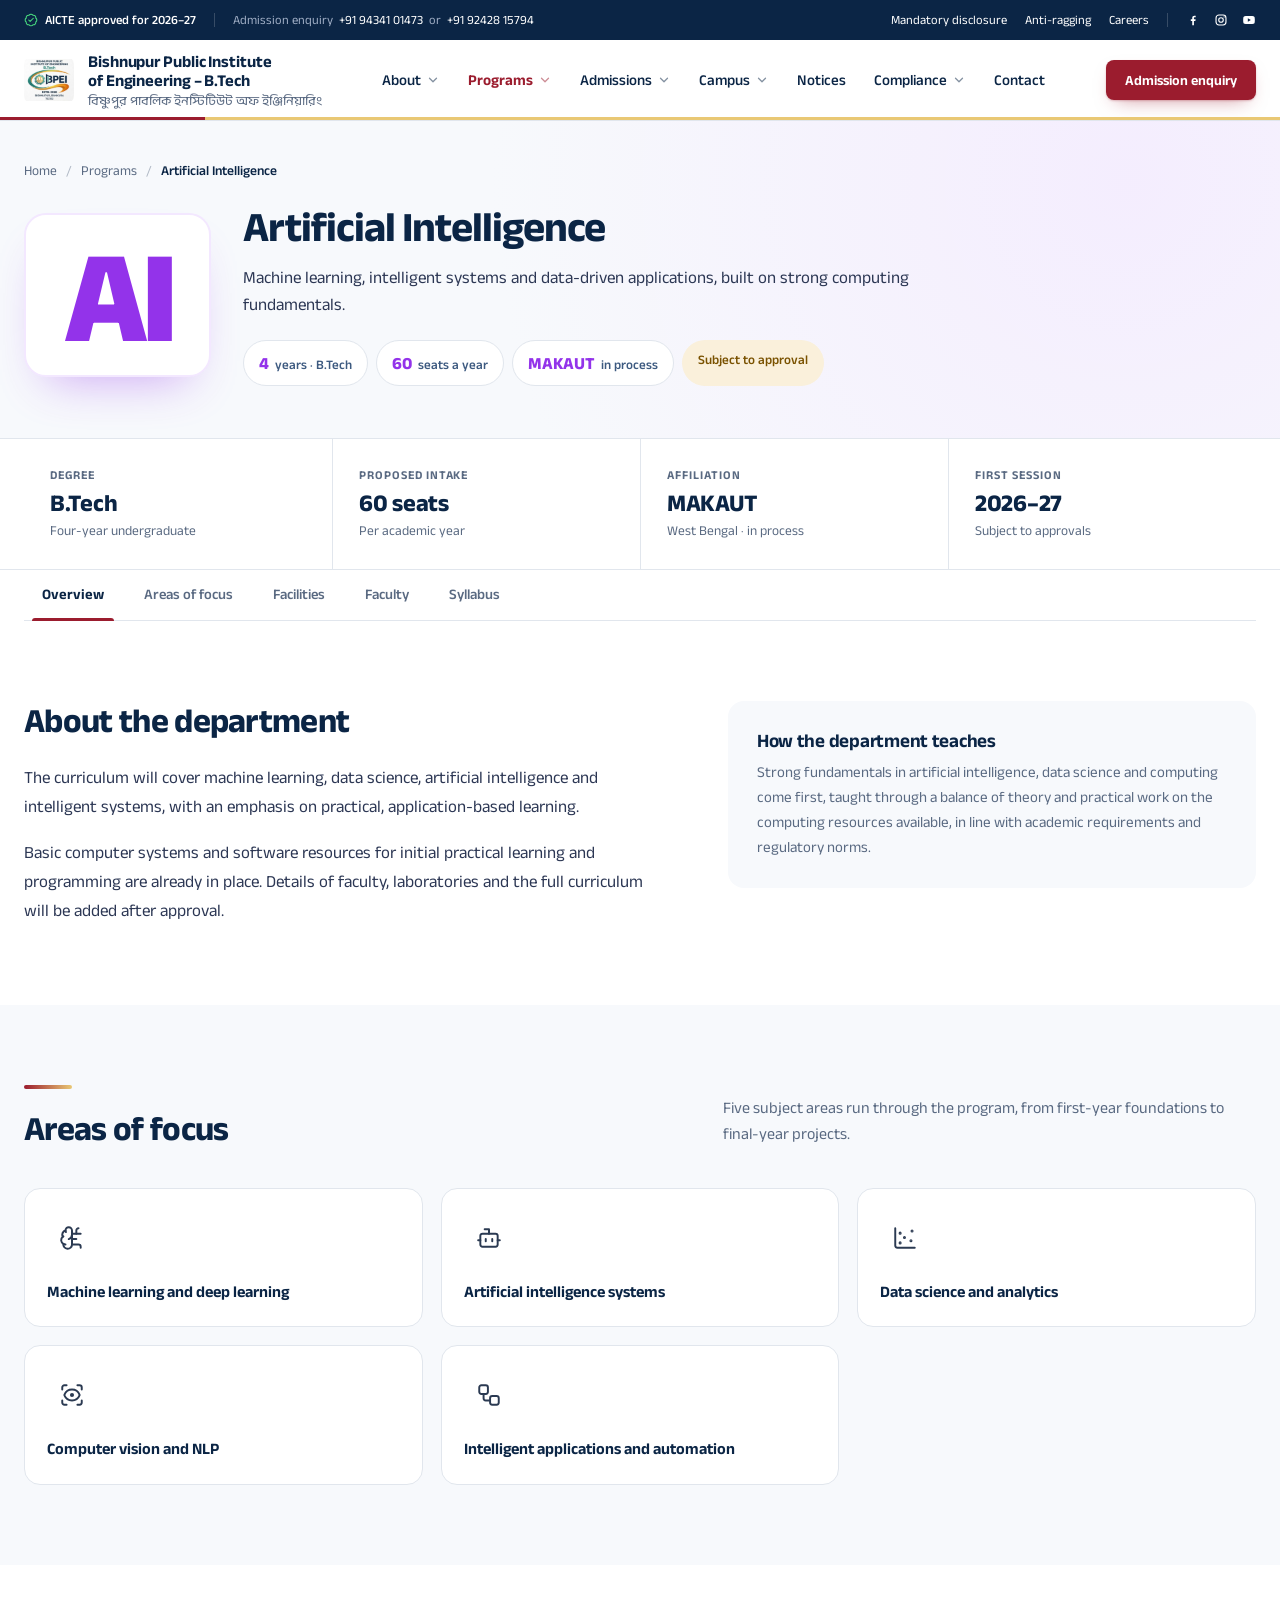
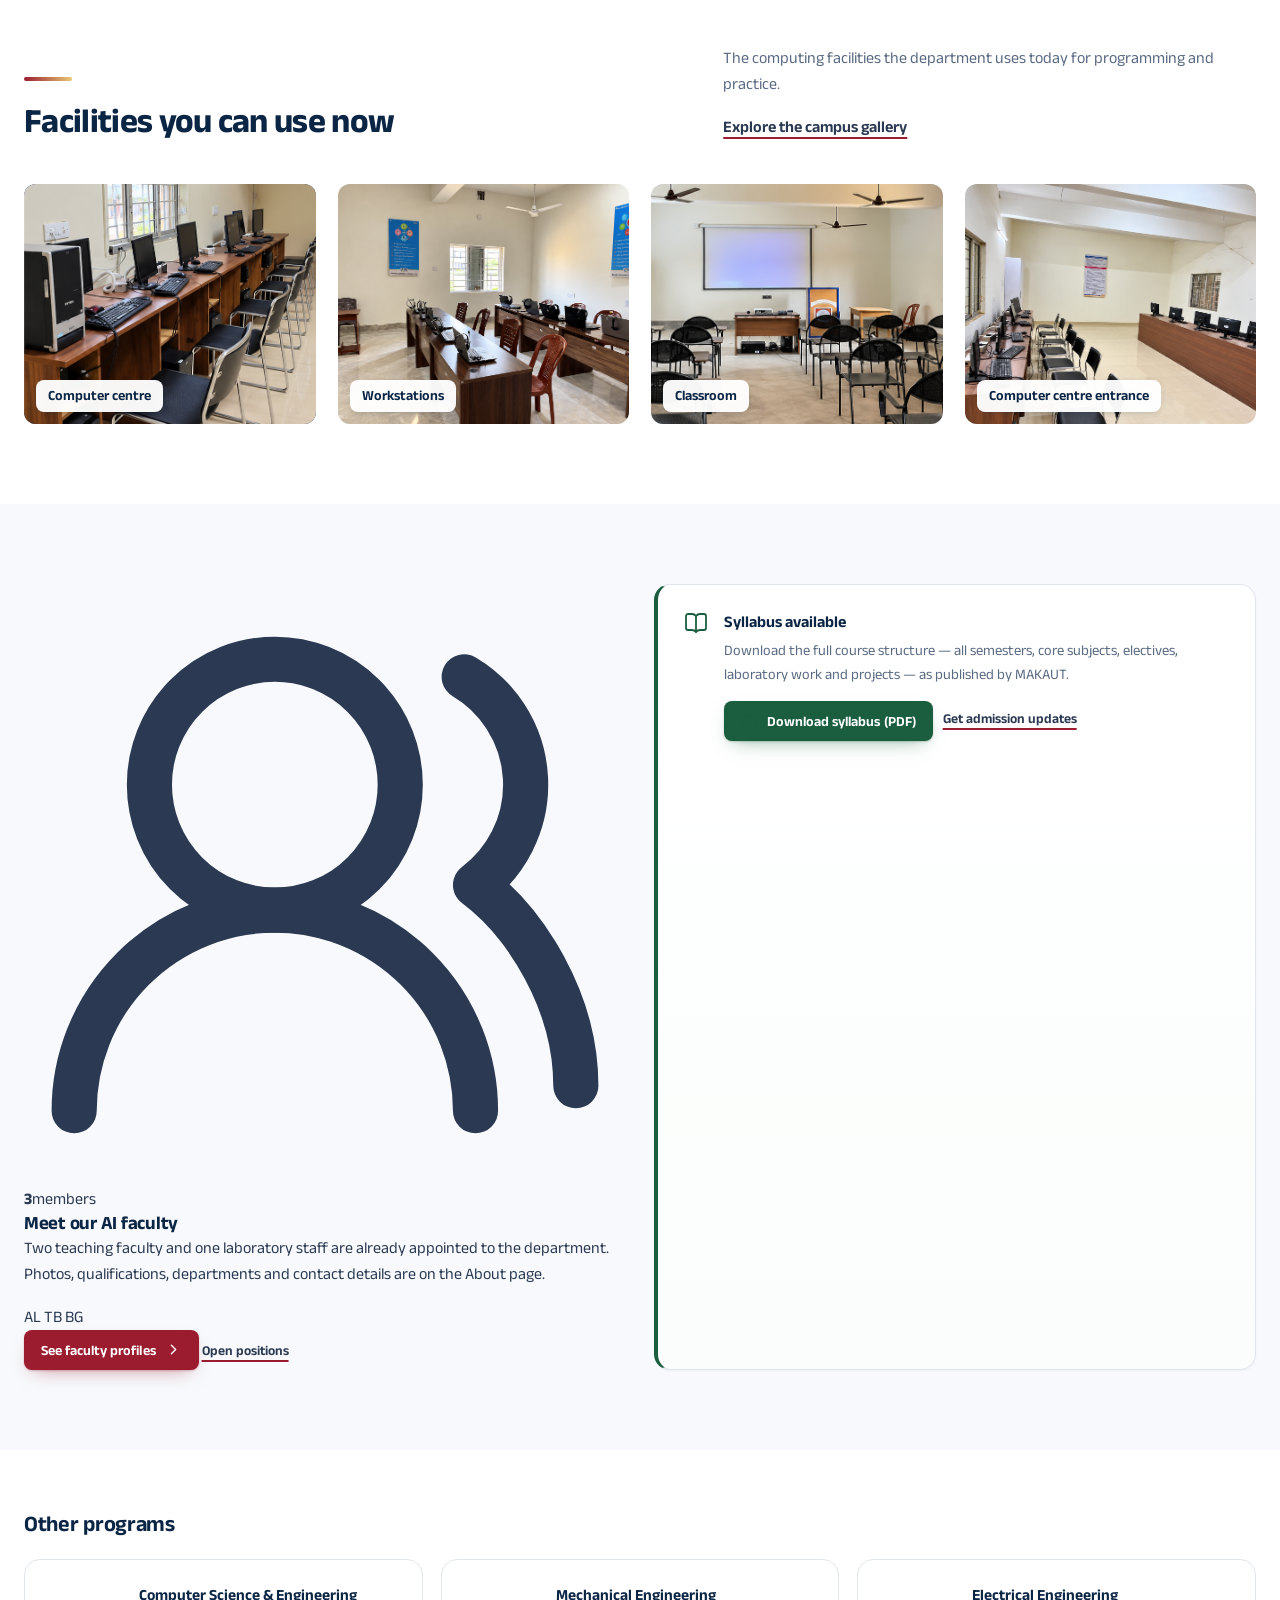
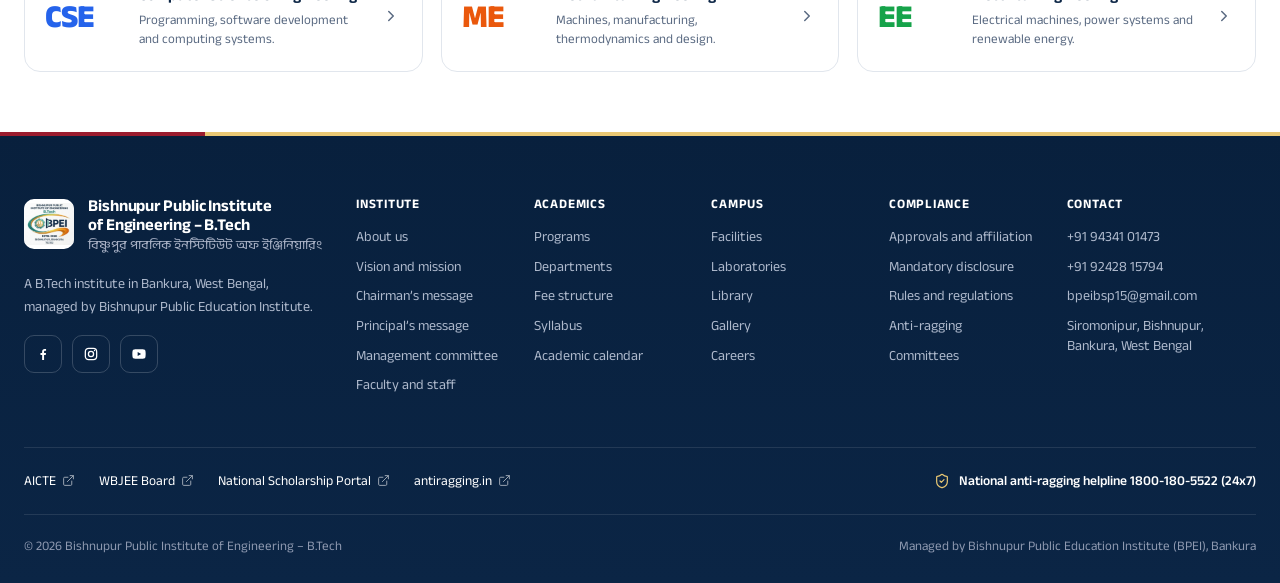
<file: artificial-intelligence.html>
<!doctype html>
<html lang="en">
<head>
<meta charset="utf-8">
<meta name="viewport" content="width=device-width, initial-scale=1">
<title>Artificial Intelligence | BPIE B.Tech</title>
<meta name="description" content="A proposed department building foundations in intelligent systems, machine learning and modern computing technologies.">
<link rel="canonical" href="https://btech.bpie.org.in/artificial-intelligence.html">
<meta name="theme-color" content="#17213D">
<meta property="og:type" content="website">
<meta property="og:site_name" content="BPIE B.Tech">
<meta property="og:title" content="Artificial Intelligence | BPIE B.Tech">
<meta property="og:description" content="A proposed department building foundations in intelligent systems, machine learning and modern computing technologies.">
<meta property="og:url" content="https://btech.bpie.org.in/artificial-intelligence.html">
<link rel="icon" href="assets/img/logo.jpeg" type="image/jpeg">
<link rel="preload" href="assets/fonts/anek-latin-latin-standard-normal.woff2" as="font" type="font/woff2" crossorigin>
<link rel="stylesheet" href="assets/css/styles.css">
<script src="assets/js/main.js" defer></script>
<noscript><style>
  @media (max-width:1199px){.menu-btn{display:none!important}.drawer[hidden],.drawer .sub[hidden]{display:block!important}.drawer-panel{position:static;box-shadow:none;max-height:none}}
</style></noscript>
</head>
<body>
<a class="skip" href="#main">Skip to content</a>
<div class="util"><div class="wrap">
  <div class="util-l">
    <a class="ok" href="compliance.html#approvals"><svg aria-hidden="true" class="ic lucide lucide-badge-check" xmlns="http://www.w3.org/2000/svg" viewBox="0 0 24 24" fill="none" stroke="currentColor" stroke-width="1.8" stroke-linecap="round" stroke-linejoin="round" > <path d="M3.85 8.62a4 4 0 0 1 4.78-4.77 4 4 0 0 1 6.74 0 4 4 0 0 1 4.78 4.78 4 4 0 0 1 0 6.74 4 4 0 0 1-4.77 4.78 4 4 0 0 1-6.75 0 4 4 0 0 1-4.78-4.77 4 4 0 0 1 0-6.76Z" /> <path d="m16 9-5.5 5.5L8 12" /> </svg>AICTE approved for 2026–27</a>
    <span class="sep" aria-hidden="true"></span>
    <span class="hide-m">Admission enquiry&nbsp; <a href="tel:+919434101473">+91 94341 01473</a>&nbsp; or&nbsp; <a href="tel:+919242815794">+91 92428 15794</a></span>
  </div>
  <div class="util-r">
    <a href="compliance.html#mandatory-disclosure">Mandatory disclosure</a><a href="compliance.html#anti-ragging">Anti-ragging</a><a href="notices.html#careers">Careers</a>
    <span class="sep" aria-hidden="true"></span>
    <span class="soc"><a href="https://www.facebook.com/profile.php?id=61574521413142" aria-label="Facebook" target="_blank" rel="noopener"><svg viewBox="0 0 24 24" aria-hidden="true" fill="currentColor"><path d="M13.6 21v-7.4h2.5l.4-3h-2.9V8.8c0-.9.3-1.5 1.5-1.5h1.5V4.6c-.3 0-1.2-.1-2.2-.1-2.2 0-3.7 1.3-3.7 3.8v2.3H8.2v3h2.5V21h2.9z"/></svg></a><a href="https://www.instagram.com/bpie_b.tech/" aria-label="Instagram" target="_blank" rel="noopener"><svg viewBox="0 0 24 24" aria-hidden="true" fill="none" stroke="currentColor" stroke-width="1.9"><rect x="3.5" y="3.5" width="17" height="17" rx="5"/><circle cx="12" cy="12" r="3.9"/><circle cx="17.3" cy="6.7" r="1" fill="currentColor" stroke="none"/></svg></a><a href="https://youtube.com/@bishnupurbtechcollege" aria-label="YouTube" target="_blank" rel="noopener"><svg viewBox="0 0 24 24" aria-hidden="true" fill="currentColor"><path d="M21.6 7.2a2.6 2.6 0 0 0-1.8-1.8C18.2 5 12 5 12 5s-6.2 0-7.8.4A2.6 2.6 0 0 0 2.4 7.2 27 27 0 0 0 2 12a27 27 0 0 0 .4 4.8 2.6 2.6 0 0 0 1.8 1.8C5.8 19 12 19 12 19s6.2 0 7.8-.4a2.6 2.6 0 0 0 1.8-1.8A27 27 0 0 0 22 12a27 27 0 0 0-.4-4.8zM10 15V9l5.2 3L10 15z"/></svg></a></span>
  </div>
</div></div>
<header class="hdr"><div class="wrap">
  <a class="brand" href="index.html" aria-label="Bishnupur Public Institute of Engineering – B.Tech, home"><img 
    class="emb" 
    src="assets/img/logo.jpeg" 
    alt="Bishnupur Public Institute of Engineering logo"
><span class="brand-t"><b>Bishnupur Public Institute<br>of Engineering – B.Tech</b><span lang="bn">বিষ্ণুপুর পাবলিক ইনস্টিটিউট অফ ইঞ্জিনিয়ারিং</span></span></a>
  <nav class="nav" aria-label="Main">
    <div class="nav-item">
      <button class="nav-link" type="button" aria-expanded="false" aria-controls="sub-about">About<svg aria-hidden="true" class="ic lucide lucide-chevron-down" xmlns="http://www.w3.org/2000/svg" viewBox="0 0 24 24" fill="none" stroke="currentColor" stroke-width="2.2" stroke-linecap="round" stroke-linejoin="round" > <path d="m6 9 6 6 6-6" /> </svg></button>
      <div class="nav-sub" id="sub-about"><a href="about.html">About the institute</a><a href="about.html#vision-and-mission">Vision and mission</a><a href="about.html#leadership">Leadership</a><a href="about.html#management">Management</a><a href="about.html#faculty-and-staff">Faculty and staff</a></div>
    </div>
    <div class="nav-item">
      <button class="nav-link on" type="button" aria-expanded="false" aria-controls="sub-programs">Programs<svg aria-hidden="true" class="ic lucide lucide-chevron-down" xmlns="http://www.w3.org/2000/svg" viewBox="0 0 24 24" fill="none" stroke="currentColor" stroke-width="2.2" stroke-linecap="round" stroke-linejoin="round" > <path d="m6 9 6 6 6-6" /> </svg></button>
      <div class="nav-sub" id="sub-programs"><a href="programs.html">All programs</a><a href="computer-science-engineering.html">Computer Science &amp; Engineering</a><a href="mechanical-engineering.html">Mechanical Engineering</a><a href="electrical-engineering.html">Electrical Engineering</a><a href="artificial-intelligence.html">Artificial Intelligence</a><a href="programs.html#fees-syllabus-and-calendar">Fees, syllabus and calendar</a></div>
    </div>
    <div class="nav-item">
      <button class="nav-link" type="button" aria-expanded="false" aria-controls="sub-admissions">Admissions<svg aria-hidden="true" class="ic lucide lucide-chevron-down" xmlns="http://www.w3.org/2000/svg" viewBox="0 0 24 24" fill="none" stroke="currentColor" stroke-width="2.2" stroke-linecap="round" stroke-linejoin="round" > <path d="m6 9 6 6 6-6" /> </svg></button>
      <div class="nav-sub" id="sub-admissions"><a href="admissions.html#approval-status">Admission status</a><a href="admissions.html#how-to-apply">How to apply</a><a href="admissions.html#eligibility-and-fees">Eligibility and fees</a><a href="admissions.html#questions">Admission questions</a><a href="admissions.html#enquiry">Ask the admission team</a></div>
    </div>
    <div class="nav-item">
      <button class="nav-link" type="button" aria-expanded="false" aria-controls="sub-campus">Campus<svg aria-hidden="true" class="ic lucide lucide-chevron-down" xmlns="http://www.w3.org/2000/svg" viewBox="0 0 24 24" fill="none" stroke="currentColor" stroke-width="2.2" stroke-linecap="round" stroke-linejoin="round" > <path d="m6 9 6 6 6-6" /> </svg></button>
      <div class="nav-sub" id="sub-campus"><a href="campus.html#academic-spaces">Academic spaces</a><a href="campus.html#labs-and-workshops">Labs and workshops</a><a href="campus.html#computing-and-library">Computing and library</a><a href="campus.html#support-and-safety">Support and safety</a><a href="campus.html#gallery">Gallery</a></div>
    </div>
    <a class="nav-link" href="notices.html">Notices</a>
    <div class="nav-item">
      <button class="nav-link" type="button" aria-expanded="false" aria-controls="sub-compliance">Compliance<svg aria-hidden="true" class="ic lucide lucide-chevron-down" xmlns="http://www.w3.org/2000/svg" viewBox="0 0 24 24" fill="none" stroke="currentColor" stroke-width="2.2" stroke-linecap="round" stroke-linejoin="round" > <path d="m6 9 6 6 6-6" /> </svg></button>
      <div class="nav-sub" id="sub-compliance"><a href="compliance.html#approvals">Approvals and affiliation</a><a href="compliance.html#mandatory-disclosure">Mandatory disclosure</a><a href="compliance.html#anti-ragging">Anti-ragging</a><a href="compliance.html#rules-and-regulations">Rules and regulations</a><a href="compliance.html#committees">Committees</a></div>
    </div>
    <a class="nav-link" href="contact.html">Contact</a>
  </nav>
  <div class="hdr-cta"><a class="btn btn-p btn-sm" href="contact.html#enquiry">Admission enquiry</a></div>
  <button class="menu-btn" type="button" aria-expanded="false" aria-controls="drawer" aria-label="Open menu"><svg aria-hidden="true" class="ic i-open lucide lucide-menu" xmlns="http://www.w3.org/2000/svg" viewBox="0 0 24 24" fill="none" stroke="currentColor" stroke-width="1.8" stroke-linecap="round" stroke-linejoin="round" > <path d="M4 5h16" /> <path d="M4 12h16" /> <path d="M4 19h16" /> </svg><svg aria-hidden="true" class="ic i-close lucide lucide-x" xmlns="http://www.w3.org/2000/svg" viewBox="0 0 24 24" fill="none" stroke="currentColor" stroke-width="1.8" stroke-linecap="round" stroke-linejoin="round" > <path d="M18 6 6 18" /> <path d="m6 6 12 12" /> </svg></button>
</div>
<div class="drawer" id="drawer" hidden><div class="drawer-panel">
  <button class="item" type="button" aria-expanded="false" aria-controls="d-about">About<svg aria-hidden="true" class="ic lucide lucide-chevron-down" xmlns="http://www.w3.org/2000/svg" viewBox="0 0 24 24" fill="none" stroke="currentColor" stroke-width="1.8" stroke-linecap="round" stroke-linejoin="round" > <path d="m6 9 6 6 6-6" /> </svg></button>
  <div class="sub" id="d-about" hidden><a href="about.html">About the institute</a><a href="about.html#vision-and-mission">Vision and mission</a><a href="about.html#leadership">Leadership</a><a href="about.html#management">Management</a><a href="about.html#faculty-and-staff">Faculty and staff</a></div>
  <button class="item on" type="button" aria-expanded="false" aria-controls="d-programs">Programs<svg aria-hidden="true" class="ic lucide lucide-chevron-down" xmlns="http://www.w3.org/2000/svg" viewBox="0 0 24 24" fill="none" stroke="currentColor" stroke-width="1.8" stroke-linecap="round" stroke-linejoin="round" > <path d="m6 9 6 6 6-6" /> </svg></button>
  <div class="sub" id="d-programs" hidden><a href="programs.html">All programs</a><a href="computer-science-engineering.html">Computer Science &amp; Engineering</a><a href="mechanical-engineering.html">Mechanical Engineering</a><a href="electrical-engineering.html">Electrical Engineering</a><a href="artificial-intelligence.html">Artificial Intelligence</a><a href="programs.html#fees-syllabus-and-calendar">Fees, syllabus and calendar</a></div>
  <button class="item" type="button" aria-expanded="false" aria-controls="d-admissions">Admissions<svg aria-hidden="true" class="ic lucide lucide-chevron-down" xmlns="http://www.w3.org/2000/svg" viewBox="0 0 24 24" fill="none" stroke="currentColor" stroke-width="1.8" stroke-linecap="round" stroke-linejoin="round" > <path d="m6 9 6 6 6-6" /> </svg></button>
  <div class="sub" id="d-admissions" hidden><a href="admissions.html#approval-status">Admission status</a><a href="admissions.html#how-to-apply">How to apply</a><a href="admissions.html#eligibility-and-fees">Eligibility and fees</a><a href="admissions.html#questions">Admission questions</a><a href="admissions.html#enquiry">Ask the admission team</a></div>
  <button class="item" type="button" aria-expanded="false" aria-controls="d-campus">Campus<svg aria-hidden="true" class="ic lucide lucide-chevron-down" xmlns="http://www.w3.org/2000/svg" viewBox="0 0 24 24" fill="none" stroke="currentColor" stroke-width="1.8" stroke-linecap="round" stroke-linejoin="round" > <path d="m6 9 6 6 6-6" /> </svg></button>
  <div class="sub" id="d-campus" hidden><a href="campus.html#academic-spaces">Academic spaces</a><a href="campus.html#labs-and-workshops">Labs and workshops</a><a href="campus.html#computing-and-library">Computing and library</a><a href="campus.html#support-and-safety">Support and safety</a><a href="campus.html#gallery">Gallery</a></div>
  <a class="item" href="notices.html">Notices<svg aria-hidden="true" class="ic lucide lucide-chevron-right" xmlns="http://www.w3.org/2000/svg" viewBox="0 0 24 24" fill="none" stroke="currentColor" stroke-width="1.8" stroke-linecap="round" stroke-linejoin="round" > <path d="m9 18 6-6-6-6" /> </svg></a>
  <button class="item" type="button" aria-expanded="false" aria-controls="d-compliance">Compliance<svg aria-hidden="true" class="ic lucide lucide-chevron-down" xmlns="http://www.w3.org/2000/svg" viewBox="0 0 24 24" fill="none" stroke="currentColor" stroke-width="1.8" stroke-linecap="round" stroke-linejoin="round" > <path d="m6 9 6 6 6-6" /> </svg></button>
  <div class="sub" id="d-compliance" hidden><a href="compliance.html#approvals">Approvals and affiliation</a><a href="compliance.html#mandatory-disclosure">Mandatory disclosure</a><a href="compliance.html#anti-ragging">Anti-ragging</a><a href="compliance.html#rules-and-regulations">Rules and regulations</a><a href="compliance.html#committees">Committees</a></div>
  <a class="item" href="contact.html">Contact<svg aria-hidden="true" class="ic lucide lucide-chevron-right" xmlns="http://www.w3.org/2000/svg" viewBox="0 0 24 24" fill="none" stroke="currentColor" stroke-width="1.8" stroke-linecap="round" stroke-linejoin="round" > <path d="m9 18 6-6-6-6" /> </svg></a>
  <div class="dcta"><a class="btn btn-p" href="contact.html#enquiry">Admission enquiry</a><a class="btn btn-s" href="tel:+919434101473"><svg aria-hidden="true" class="ic lucide lucide-phone" xmlns="http://www.w3.org/2000/svg" viewBox="0 0 24 24" fill="none" stroke="currentColor" stroke-width="1.8" stroke-linecap="round" stroke-linejoin="round" > <path d="M13.832 16.568a1 1 0 0 0 1.213-.303l.355-.465A2 2 0 0 1 17 15h3a2 2 0 0 1 2 2v3a2 2 0 0 1-2 2A18 18 0 0 1 2 4a2 2 0 0 1 2-2h3a2 2 0 0 1 2 2v3a2 2 0 0 1-.8 1.6l-.468.351a1 1 0 0 0-.292 1.233 14 14 0 0 0 6.392 6.384" /> </svg>Call +91 94341 01473</a></div>
  <p class="dhelp">National anti-ragging helpline <a href="tel:18001805522">1800-180-5522</a> (24x7)</p>
</div></div>
</header>
<main id="main">
<section class="dhero" data-dept="ai">
  <div class="wrap">
    <nav class="crumb" aria-label="Breadcrumb"><a href="index.html">Home</a><span aria-hidden="true">/</span><a href="programs.html">Programs</a><span aria-hidden="true">/</span><b aria-current="page">Artificial Intelligence</b></nav>
    <div class="dhero-body">
      <div class="dhero-code" aria-hidden="true">AI</div>
      <div class="dhero-txt">
        <h1>Artificial Intelligence</h1>
        <p class="intro">Machine learning, intelligent systems and data-driven applications, built on strong computing fundamentals.</p>
        <div class="dhero-badges">
          <span class="dhero-badge"><b>4</b>years · B.Tech</span>
          <span class="dhero-badge"><b>60</b>seats a year</span>
          <span class="dhero-badge"><b>MAKAUT</b>in process</span>
          <span class="dhero-badge dhero-badge--wait">Subject to approval</span>
        </div>
      </div>
    </div>
  </div>
</section>

<section class="dstats"><div class="wrap">
  <div class="dstat"><small>Degree</small><b>B.Tech</b><span>Four-year undergraduate</span></div>
  <div class="dstat"><small>Proposed intake</small><b>60 seats</b><span>Per academic year</span></div>
  <div class="dstat"><small>Affiliation</small><b>MAKAUT</b><span>West Bengal · in process</span></div>
  <div class="dstat"><small>First session</small><b>2026–27</b><span>Subject to approvals</span></div>
</div></section>

<div class="wrap"><nav class="tabs" aria-label="Department sections"><a class="on" href="#overview">Overview</a><a href="#areas-of-focus">Areas of focus</a><a href="#facilities">Facilities</a><a href="#faculty">Faculty</a><a href="#syllabus">Syllabus</a></nav></div>

<section class="sec" id="overview"><div class="wrap">
  <div class="about" style="margin:0">
    <div>
      <h2 class="h2">About the department</h2>
      <p class="lead-p" style="margin-top:24px">The curriculum will cover machine learning, data science, artificial intelligence and intelligent systems, with an emphasis on practical, application-based learning.</p>
      <p class="lead-p" style="margin:0">Basic computer systems and software resources for initial practical learning and programming are already in place. Details of faculty, laboratories and the full curriculum will be added after approval.</p>
    </div>
    <div class="panel soft">
      <h3>How the department teaches</h3>
      <p style="margin:0">Strong fundamentals in artificial intelligence, data science and computing come first, taught through a balance of theory and practical work on the computing resources available, in line with academic requirements and regulatory norms.</p>
    </div>
  </div>
</div></section>

<section class="sec alt" id="areas-of-focus"><div class="wrap">
  <div class="sec-head" style="margin-bottom:40px"><h2>Areas of focus</h2><p>Five subject areas run through the program, from first-year foundations to final-year projects.</p></div>
  <div class="dfocus">
    <div class="dfitem"><span class="dfitem-icon"><svg viewBox="0 0 24 24" fill="none" stroke="currentColor" stroke-width="1.8" stroke-linecap="round" stroke-linejoin="round"><path d="M12 5a3 3 0 1 0-5.997.125 4 4 0 0 0-2.526 5.77 4 4 0 0 0 .556 6.588A4 4 0 1 0 12 18Z"/><path d="M9 13a4.5 4.5 0 0 0 3-4"/><path d="M6.003 5.125A3 3 0 0 0 6.401 6.5"/><path d="M3.477 10.896a4 4 0 0 1 .585-.396"/><path d="M6 18a4 4 0 0 1-1.967-.516"/><path d="M12 13h4"/><path d="M12 18h6a2 2 0 0 1 2 2v1"/><path d="M12 8h8"/><path d="M16 8V5a2 2 0 0 1 2-2"/></svg></span><b>Machine learning and deep learning</b></div>
    <div class="dfitem"><span class="dfitem-icon"><svg viewBox="0 0 24 24" fill="none" stroke="currentColor" stroke-width="1.8" stroke-linecap="round" stroke-linejoin="round"><path d="M12 8V4H8"/><rect width="16" height="12" x="4" y="8" rx="2"/><path d="M2 14h2"/><path d="M20 14h2"/><path d="M15 13v2"/><path d="M9 13v2"/></svg></span><b>Artificial intelligence systems</b></div>
    <div class="dfitem"><span class="dfitem-icon"><svg viewBox="0 0 24 24" fill="none" stroke="currentColor" stroke-width="1.8" stroke-linecap="round" stroke-linejoin="round"><circle cx="7.5" cy="7.5" r=".5" fill="currentColor"/><circle cx="18.5" cy="5.5" r=".5" fill="currentColor"/><circle cx="11.5" cy="11.5" r=".5" fill="currentColor"/><circle cx="7.5" cy="16.5" r=".5" fill="currentColor"/><circle cx="17.5" cy="14.5" r=".5" fill="currentColor"/><path d="M3 3v16a2 2 0 0 0 2 2h16"/></svg></span><b>Data science and analytics</b></div>
    <div class="dfitem"><span class="dfitem-icon"><svg viewBox="0 0 24 24" fill="none" stroke="currentColor" stroke-width="1.8" stroke-linecap="round" stroke-linejoin="round"><path d="M3 7V5a2 2 0 0 1 2-2h2"/><path d="M17 3h2a2 2 0 0 1 2 2v2"/><path d="M21 17v2a2 2 0 0 1-2 2h-2"/><path d="M7 21H5a2 2 0 0 1-2-2v-2"/><circle cx="12" cy="12" r="1"/><path d="M18.944 12.33a1 1 0 0 0 0-.66 7.5 7.5 0 0 0-13.888 0 1 1 0 0 0 0 .66 7.5 7.5 0 0 0 13.888 0"/></svg></span><b>Computer vision and NLP</b></div>
    <div class="dfitem"><span class="dfitem-icon"><svg viewBox="0 0 24 24" fill="none" stroke="currentColor" stroke-width="1.8" stroke-linecap="round" stroke-linejoin="round"><rect width="8" height="8" x="3" y="3" rx="2"/><path d="M7 11v4a2 2 0 0 0 2 2h4"/><rect width="8" height="8" x="13" y="13" rx="2"/></svg></span><b>Intelligent applications and automation</b></div>
  </div>
</div></section>

<section class="sec" id="facilities"><div class="wrap">
  <div class="sec-head"><h2>Facilities you can use now</h2><div class="aside"><p>The computing facilities the department uses today for programming and practice.</p><a class="lnk" href="campus.html#gallery">Explore the campus gallery</a></div></div>
  <div class="four">
    <figure class="ph dark" style="height:240px"><svg viewBox="0 0 24 24" fill="none" stroke="currentColor" stroke-width="1.3" stroke-linecap="round" stroke-linejoin="round"><rect width="20" height="14" x="2" y="3" rx="2"/><line x1="8" x2="16" y1="21" y2="21"/><line x1="12" x2="12" y1="17" y2="21"/></svg><img src="assets/img/computer cen.png" alt="Computer centre" loading="lazy" decoding="async" onerror="this.remove()"><figcaption><b>Computer centre</b></figcaption></figure>
    <figure class="ph" style="height:240px"><svg viewBox="0 0 24 24" fill="none" stroke="currentColor" stroke-width="1.3" stroke-linecap="round" stroke-linejoin="round"><path d="m9 10 2 2 4-4"/><rect width="20" height="14" x="2" y="3" rx="2"/><path d="M12 17v4"/><path d="M8 21h8"/></svg><img src="assets/img/language.png" alt="Workstations" loading="lazy" decoding="async" onerror="this.remove()"><figcaption><b>Workstations</b></figcaption></figure>
    <figure class="ph" style="height:240px"><svg viewBox="0 0 24 24" fill="none" stroke="currentColor" stroke-width="1.3" stroke-linecap="round" stroke-linejoin="round"><path d="M2 3h20"/><path d="M21 3v11a2 2 0 0 1-2 2H5a2 2 0 0 1-2-2V3"/><path d="m7 21 5-5 5 5"/></svg><img src="assets/img/seminar room.png" loading="lazy" decoding="async" onerror="this.remove()"><figcaption><b>Classroom</b></figcaption></figure>
    <figure class="ph" style="height:240px"><svg viewBox="0 0 24 24" fill="none" stroke="currentColor" stroke-width="1.3" stroke-linecap="round" stroke-linejoin="round"><path d="M10 21H2"/><path d="M10 3H7a2 2 0 00-2 2v16"/><path d="M14 12h.01"/><path d="M19 21V5a2 2 0 00-1.675-1.974l-6.163-1.013A1 1 0 0010 3v18a1 1 0 001.124.992z"/><path d="M22 21h-3"/></svg><img src="./assets/img/com lab.png" alt="Computer centre entrance" loading="lazy" decoding="async" onerror="this.remove()"><figcaption><b>Computer centre entrance</b></figcaption></figure>
  </div>
</div></section>

<section class="sec alt"><div class="wrap">
  <div class="two" style="gap:28px">
    <div class="fac-cta" id="faculty" data-dept="ai">
  <div class="fac-cta-top">
    <span class="fac-cta-icon" aria-hidden="true">
      <svg viewBox="0 0 24 24" fill="none" stroke="currentColor" stroke-width="1.8" stroke-linecap="round" stroke-linejoin="round"><path d="M18 21a8 8 0 0 0-16 0"/><circle cx="10" cy="8" r="5"/><path d="M22 20c0-3.37-2-6.5-4-8a5 5 0 0 0-.45-8.3"/></svg>
    </span>
    <span class="fac-cta-count"><b>3</b>members</span>
  </div>
  <h3>Meet our AI faculty</h3>
  <p>Two teaching faculty and one laboratory staff are already appointed to the department. Photos, qualifications, departments and contact details are on the About page.</p>
  <div class="fac-cta-avatars" aria-hidden="true">
    <span class="fac-cta-av">AL</span>
    <span class="fac-cta-av">TB</span>
    <span class="fac-cta-av">BG</span>
  </div>
  <div class="fac-cta-actions">
    <a class="btn btn-p btn-sm fac-cta-btn" href="about.html#faculty-and-staff">
      See faculty profiles
      <svg viewBox="0 0 24 24" fill="none" stroke="currentColor" stroke-width="2" stroke-linecap="round" stroke-linejoin="round"><path d="m9 18 6-6-6-6"/></svg>
    </a>
    <a class="lnk" href="notices.html#careers" style="font-size:13.5px">Open positions</a>
  </div>
</div>
<div class="empty empty--ok" id="syllabus">
  <svg aria-hidden="true" class="ic lucide lucide-book-open" xmlns="http://www.w3.org/2000/svg" viewBox="0 0 24 24" fill="none" stroke="currentColor" stroke-width="1.8" stroke-linecap="round" stroke-linejoin="round">
    <path d="M12 5v16"/>
    <path d="M20.001 19A2 2 0 0022 17V5a2 2 0 00-1.999-2L16 3.002A5 5 0 0012 5a5 5 0 00-4-2H4a2 2 0 00-2 2v12a2 2 0 001.999 2H8a5 5 0 014 2 5 5 0 014-2z"/>
  </svg>
  <div>
    <b>Syllabus available</b>
    <p>Download the full course structure — all semesters, core subjects, electives, laboratory work and projects — as published by MAKAUT.</p>
    <div class="empty-actions">
      <a class="btn btn-dl btn-sm" href="https://makautexam.net/aicte_details/Syllabus/CSIT/AllSem25.pdf" target="_blank" rel="noopener" aria-label="Open the MAKAUT syllabus PDF in a new tab">
        <svg viewBox="0 0 24 24" fill="none" stroke="currentColor" stroke-width="2" stroke-linecap="round" stroke-linejoin="round">
          <path d="M6 22a2 2 0 0 1-2-2V4a2 2 0 0 1 2-2h8a2.4 2.4 0 0 1 1.704.706l3.588 3.588A2.4 2.4 0 0 1 20 8v12a2 2 0 0 1-2 2z"/>
          <path d="M14 2v5a1 1 0 0 0 1 1h5"/>
          <path d="M12 18v-6"/>
          <path d="m9 15 3 3 3-3"/>
        </svg>
        Download syllabus (PDF)
      </a>
      <a class="lnk" href="admissions.html#notify" style="font-size:13.5px">Get admission updates</a>
    </div>
  </div>
</div>
  </div>
</div></section>

<section class="sec tight"><div class="wrap">
  <h2 class="h3" style="margin-bottom:22px">Other programs</h2>
  <div class="dothers">
    <a class="dother" href="computer-science-engineering.html" data-c="cse"><span class="dother-code">CSE</span><span><b>Computer Science &amp; Engineering</b><small>Programming, software development and computing systems.</small></span><svg viewBox="0 0 24 24" fill="none" stroke="currentColor" stroke-width="2" stroke-linecap="round" stroke-linejoin="round"><path d="m9 18 6-6-6-6"/></svg></a>
    <a class="dother" href="mechanical-engineering.html" data-c="me"><span class="dother-code">ME</span><span><b>Mechanical Engineering</b><small>Machines, manufacturing, thermodynamics and design.</small></span><svg viewBox="0 0 24 24" fill="none" stroke="currentColor" stroke-width="2" stroke-linecap="round" stroke-linejoin="round"><path d="m9 18 6-6-6-6"/></svg></a>
    <a class="dother" href="electrical-engineering.html" data-c="ee"><span class="dother-code">EE</span><span><b>Electrical Engineering</b><small>Electrical machines, power systems and renewable energy.</small></span><svg viewBox="0 0 24 24" fill="none" stroke="currentColor" stroke-width="2" stroke-linecap="round" stroke-linejoin="round"><path d="m9 18 6-6-6-6"/></svg></a>
  </div>
</div></section>
</main>
<footer class="ftr"><div class="wrap">
  <div class="top">
    <div>
      <a class="brand" href="index.html" aria-label="Home"><img
  class="emb"
  src="assets/img/logo.jpeg"
  alt="Bishnupur Public Institute of Engineering logo"
/><span class="brand-t"><b>Bishnupur Public Institute<br>of Engineering – B.Tech</b><span lang="bn">বিষ্ণুপুর পাবলিক ইনস্টিটিউট অফ ইঞ্জিনিয়ারিং</span></span></a>
      <p class="about-t">A B.Tech institute in Bankura, West Bengal, managed by Bishnupur Public Education Institute.</p>
      <div class="soc"><a href="https://www.facebook.com/profile.php?id=61574521413142" aria-label="Facebook" target="_blank" rel="noopener"><svg viewBox="0 0 24 24" aria-hidden="true" fill="currentColor"><path d="M13.6 21v-7.4h2.5l.4-3h-2.9V8.8c0-.9.3-1.5 1.5-1.5h1.5V4.6c-.3 0-1.2-.1-2.2-.1-2.2 0-3.7 1.3-3.7 3.8v2.3H8.2v3h2.5V21h2.9z"/></svg></a><a href="https://www.instagram.com/bpie_b.tech/" aria-label="Instagram" target="_blank" rel="noopener"><svg viewBox="0 0 24 24" aria-hidden="true" fill="none" stroke="currentColor" stroke-width="1.9"><rect x="3.5" y="3.5" width="17" height="17" rx="5"/><circle cx="12" cy="12" r="3.9"/><circle cx="17.3" cy="6.7" r="1" fill="currentColor" stroke="none"/></svg></a><a href="https://youtube.com/@bishnupurbtechcollege" aria-label="YouTube" target="_blank" rel="noopener"><svg viewBox="0 0 24 24" aria-hidden="true" fill="currentColor"><path d="M21.6 7.2a2.6 2.6 0 0 0-1.8-1.8C18.2 5 12 5 12 5s-6.2 0-7.8.4A2.6 2.6 0 0 0 2.4 7.2 27 27 0 0 0 2 12a27 27 0 0 0 .4 4.8 2.6 2.6 0 0 0 1.8 1.8C5.8 19 12 19 12 19s6.2 0 7.8-.4a2.6 2.6 0 0 0 1.8-1.8A27 27 0 0 0 22 12a27 27 0 0 0-.4-4.8zM10 15V9l5.2 3L10 15z"/></svg></a></div>
    </div>
    <nav aria-label="Institute"><h5>Institute</h5><ul><li><a href="about.html">About us</a></li><li><a href="about.html#vision-and-mission">Vision and mission</a></li><li><a href="about.html#chairman">Chairman’s message</a></li><li><a href="about.html#principal">Principal’s message</a></li><li><a href="about.html#management">Management committee</a></li><li><a href="about.html#faculty-and-staff">Faculty and staff</a></li></ul></nav>
    <nav aria-label="Academics"><h5>Academics</h5><ul><li><a href="programs.html">Programs</a></li><li><a href="programs.html#compare-the-programs">Departments</a></li><li><a href="programs.html#fees">Fee structure</a></li><li><a href="programs.html#syllabus">Syllabus</a></li><li><a href="programs.html#calendar">Academic calendar</a></li></ul></nav>
    <nav aria-label="Campus"><h5>Campus</h5><ul><li><a href="campus.html">Facilities</a></li><li><a href="campus.html#labs-and-workshops">Laboratories</a></li><li><a href="campus.html#computing-and-library">Library</a></li><li><a href="campus.html#gallery">Gallery</a></li><li><a href="notices.html#careers">Careers</a></li></ul></nav>
    <nav aria-label="Compliance"><h5>Compliance</h5><ul><li><a href="compliance.html#approvals">Approvals and affiliation</a></li><li><a href="compliance.html#mandatory-disclosure">Mandatory disclosure</a></li><li><a href="compliance.html#rules-and-regulations">Rules and regulations</a></li><li><a href="compliance.html#anti-ragging">Anti-ragging</a></li><li><a href="compliance.html#committees">Committees</a></li></ul></nav>
    <div><h5>Contact</h5><ul><li><a href="tel:+919434101473">+91 94341 01473</a></li><li><a href="tel:+919242815794">+91 92428 15794</a></li><li><a href="mailto:bpeibsp15@gmail.com">bpeibsp15@gmail.com</a></li><li><a href="contact.html">Siromonipur, Bishnupur, Bankura, West Bengal</a></li></ul></div>
  </div>
  <div class="mid">
    <div class="links"><a href="https://www.aicte-india.org/" target="_blank" rel="noopener">AICTE<svg aria-hidden="true" class="ic lucide lucide-external-link" xmlns="http://www.w3.org/2000/svg" viewBox="0 0 24 24" fill="none" stroke="currentColor" stroke-width="1.8" stroke-linecap="round" stroke-linejoin="round" > <path d="M15 3h6v6" /> <path d="M10 14 21 3" /> <path d="M18 13v6a2 2 0 0 1-2 2H5a2 2 0 0 1-2-2V8a2 2 0 0 1 2-2h6" /> </svg></a><a href="https://wbjeeb.nic.in/" target="_blank" rel="noopener">WBJEE Board<svg aria-hidden="true" class="ic lucide lucide-external-link" xmlns="http://www.w3.org/2000/svg" viewBox="0 0 24 24" fill="none" stroke="currentColor" stroke-width="1.8" stroke-linecap="round" stroke-linejoin="round" > <path d="M15 3h6v6" /> <path d="M10 14 21 3" /> <path d="M18 13v6a2 2 0 0 1-2 2H5a2 2 0 0 1-2-2V8a2 2 0 0 1 2-2h6" /> </svg></a><a href="https://scholarships.gov.in/" target="_blank" rel="noopener">National Scholarship Portal<svg aria-hidden="true" class="ic lucide lucide-external-link" xmlns="http://www.w3.org/2000/svg" viewBox="0 0 24 24" fill="none" stroke="currentColor" stroke-width="1.8" stroke-linecap="round" stroke-linejoin="round" > <path d="M15 3h6v6" /> <path d="M10 14 21 3" /> <path d="M18 13v6a2 2 0 0 1-2 2H5a2 2 0 0 1-2-2V8a2 2 0 0 1 2-2h6" /> </svg></a><a href="https://www.antiragging.in/" target="_blank" rel="noopener">antiragging.in<svg aria-hidden="true" class="ic lucide lucide-external-link" xmlns="http://www.w3.org/2000/svg" viewBox="0 0 24 24" fill="none" stroke="currentColor" stroke-width="1.8" stroke-linecap="round" stroke-linejoin="round" > <path d="M15 3h6v6" /> <path d="M10 14 21 3" /> <path d="M18 13v6a2 2 0 0 1-2 2H5a2 2 0 0 1-2-2V8a2 2 0 0 1 2-2h6" /> </svg></a></div>
    <a class="help" href="tel:18001805522"><svg aria-hidden="true" class="ic lucide lucide-shield-check" xmlns="http://www.w3.org/2000/svg" viewBox="0 0 24 24" fill="none" stroke="currentColor" stroke-width="1.8" stroke-linecap="round" stroke-linejoin="round" > <path d="M20 13c0 5-3.5 7.5-7.66 8.95a1 1 0 0 1-.67-.01C7.5 20.5 4 18 4 13V6a1 1 0 0 1 1-1c2 0 4.5-1.2 6.24-2.72a1.17 1.17 0 0 1 1.52 0C14.51 3.81 17 5 19 5a1 1 0 0 1 1 1z" /> <path d="m9 12 2 2 4-4" /> </svg>National anti-ragging helpline 1800-180-5522 (24x7)</a>
  </div>
  <div class="bottom"><span>© <span data-year>2026</span> Bishnupur Public Institute of Engineering – B.Tech</span><span>Managed by Bishnupur Public Education Institute (BPEI), Bankura</span></div>
</div></footer>
</body>
</html>
</file>
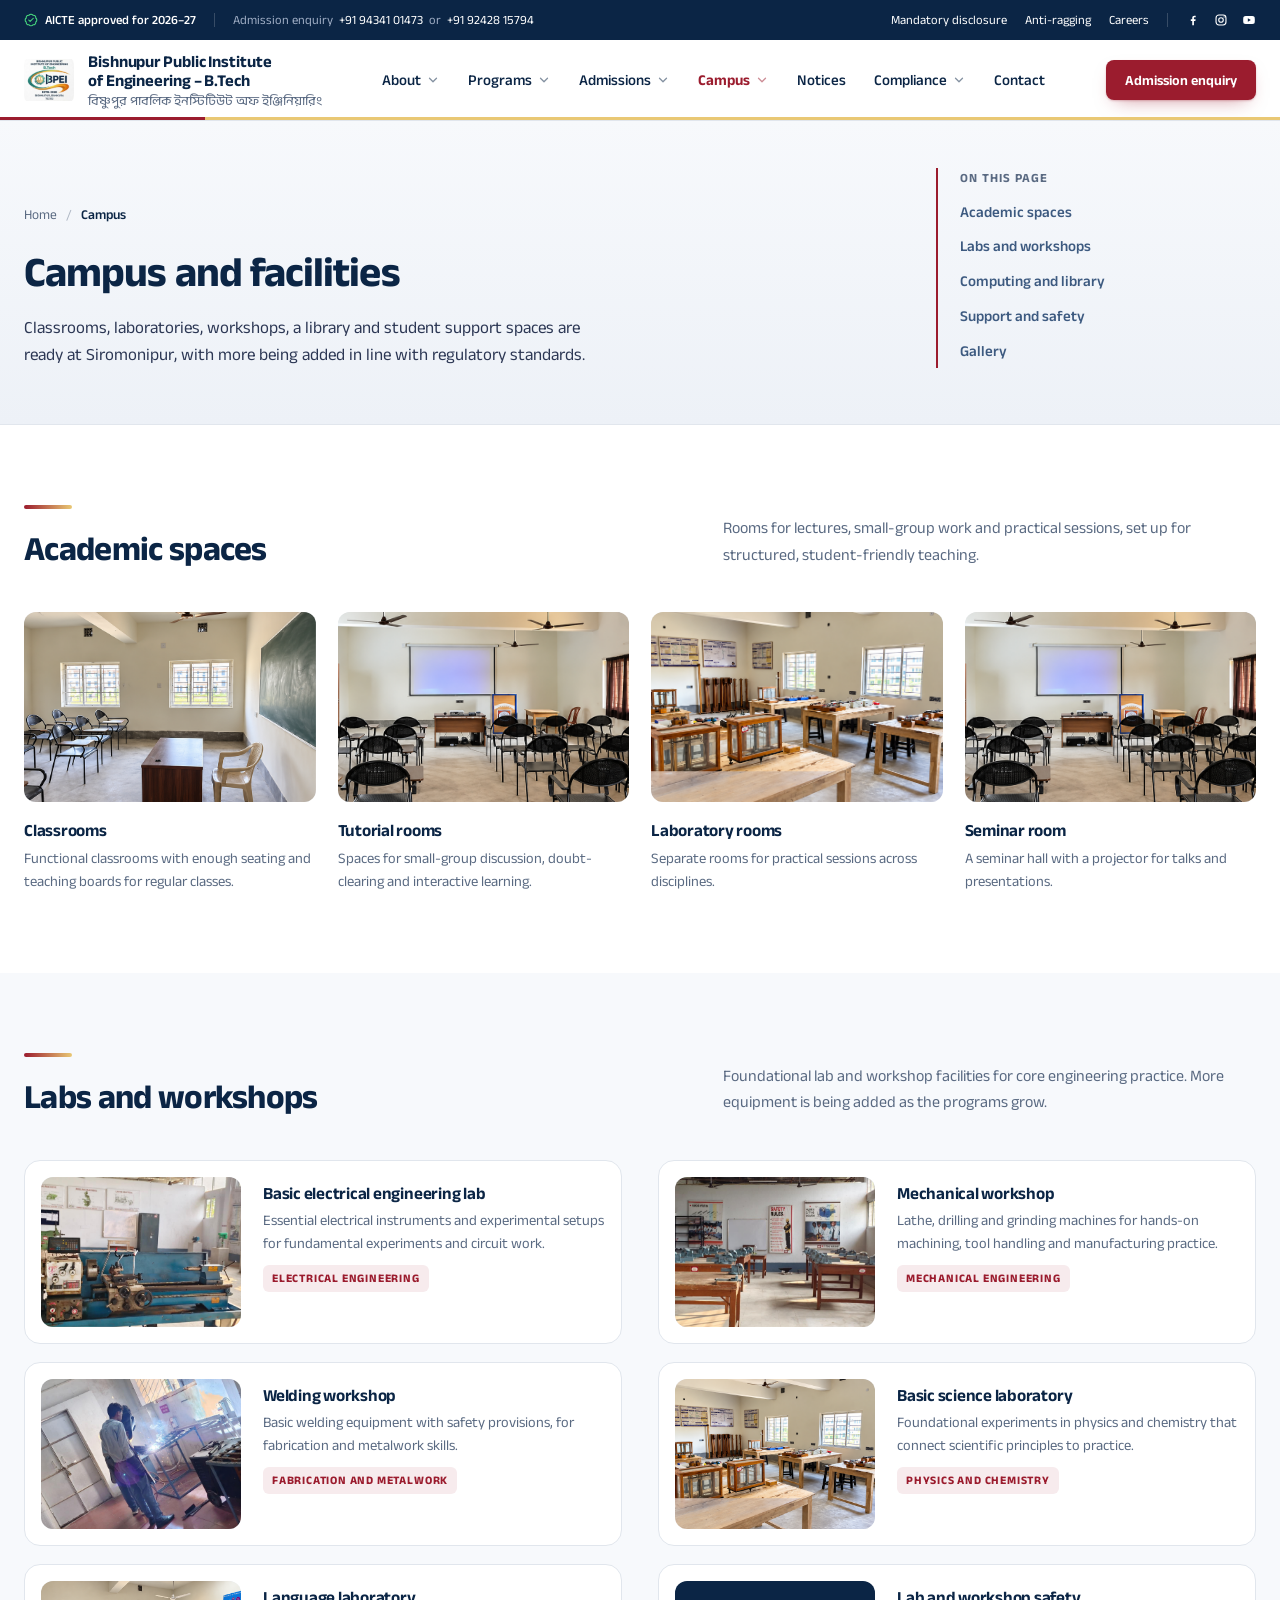
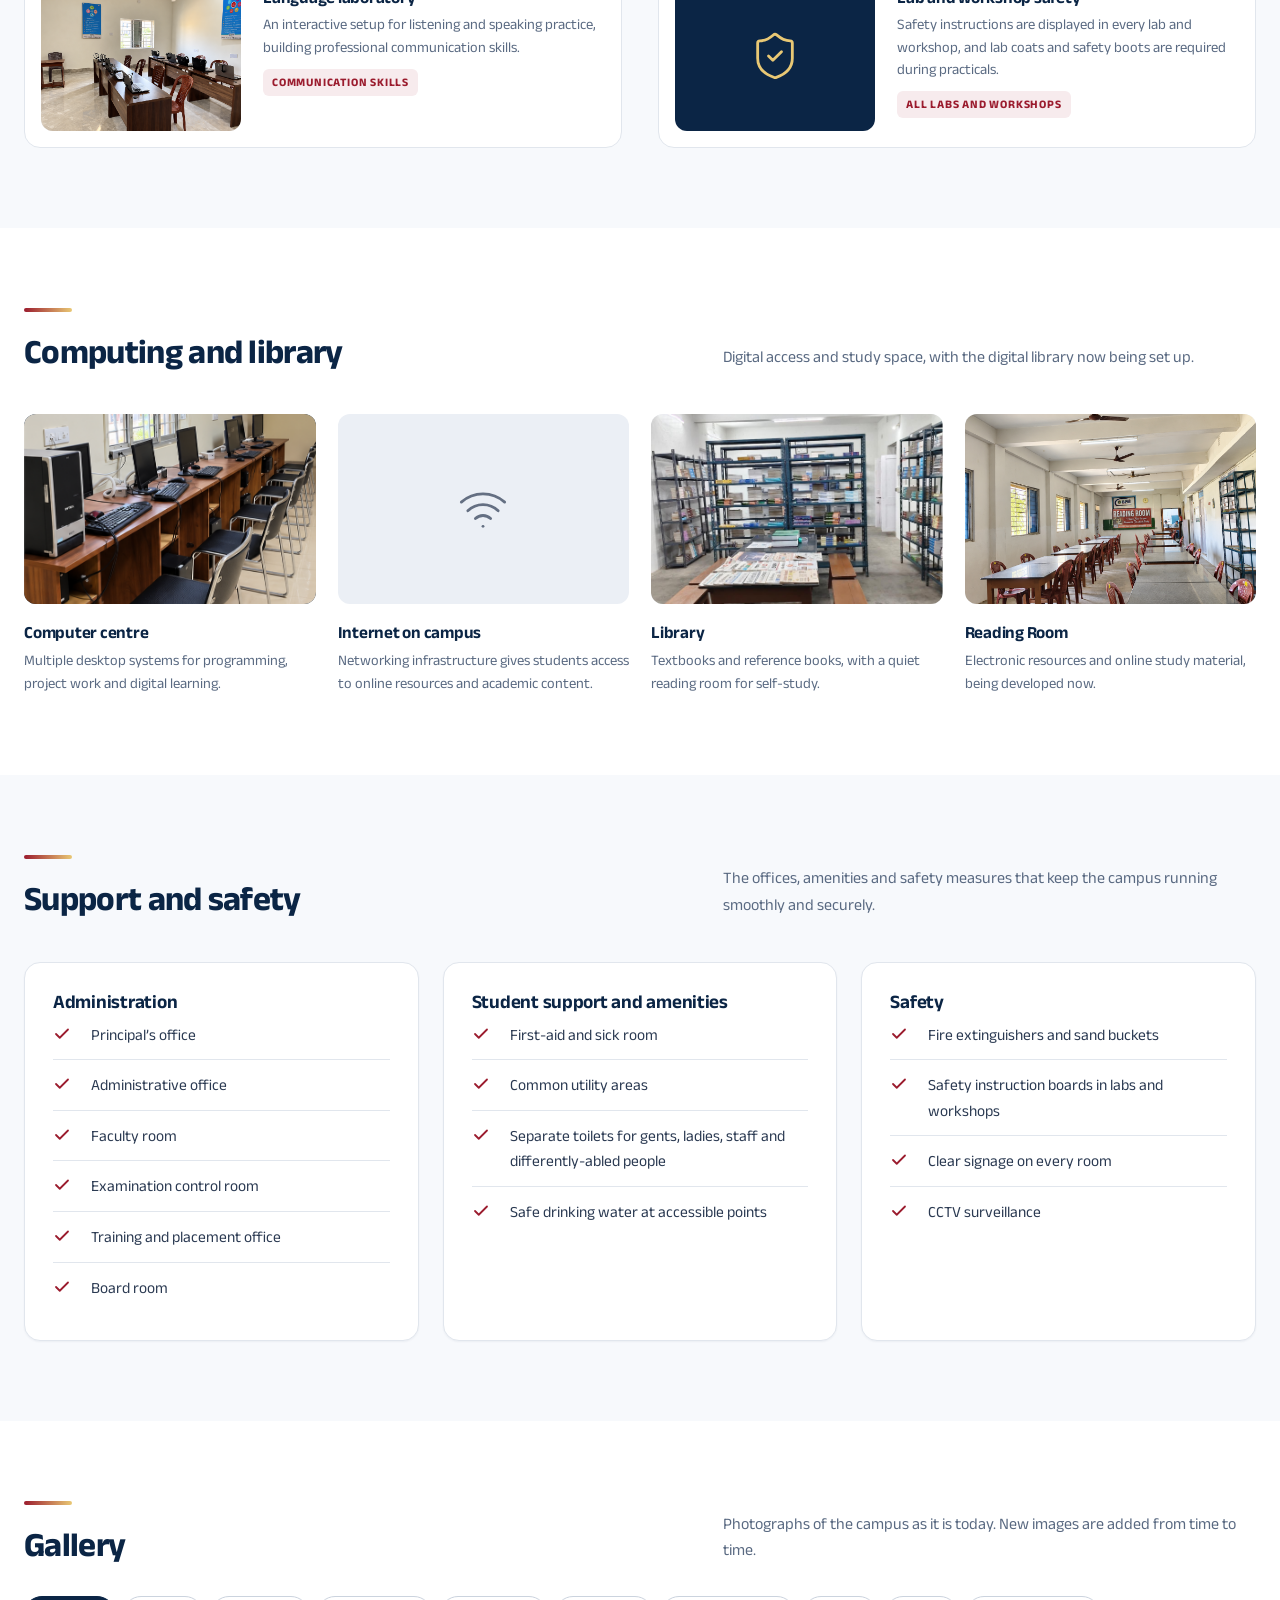
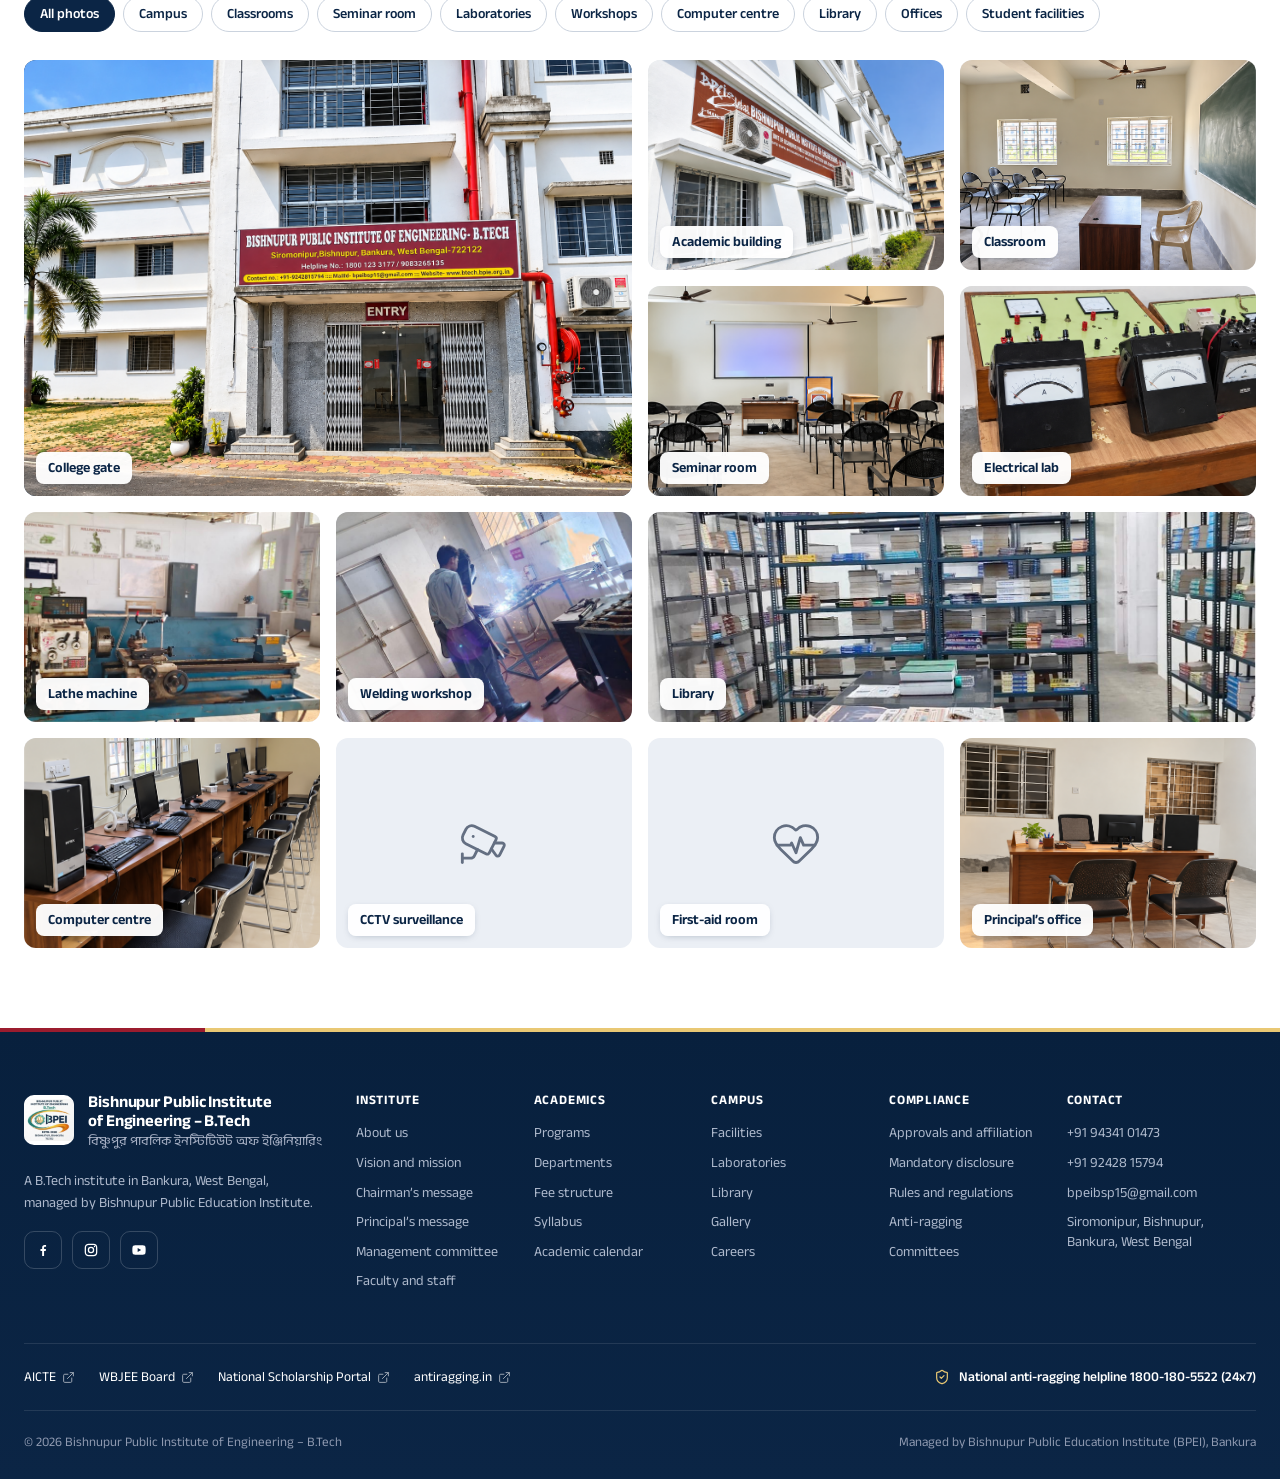
<file: campus.html>
<!doctype html>
<html lang="en">
<head>
<meta charset="utf-8">
<meta name="viewport" content="width=device-width, initial-scale=1">
<title>Campus and facilities | BPIE B.Tech</title>
<meta name="description" content="Classrooms, labs, workshops, library, computer centre and safety facilities at Siromonipur, Bishnupur, with a photo gallery.">
<link rel="canonical" href="https://btech.bpie.org.in/campus.html">
<meta name="theme-color" content="#17213D">
<meta property="og:type" content="website">
<meta property="og:site_name" content="BPIE B.Tech">
<meta property="og:title" content="Campus and facilities | BPIE B.Tech">
<meta property="og:description" content="Classrooms, labs, workshops, library, computer centre and safety facilities at Siromonipur, Bishnupur, with a photo gallery.">
<meta property="og:url" content="https://btech.bpie.org.in/campus.html">
<link rel="icon" href="assets/img/logo.jpeg" type="image/jpeg">
<link rel="preload" href="assets/fonts/anek-latin-latin-standard-normal.woff2" as="font" type="font/woff2" crossorigin>
<link rel="stylesheet" href="assets/css/styles.css">
<script src="assets/js/main.js" defer></script>
<noscript><style>
  @media (max-width:1199px){.menu-btn{display:none!important}.drawer[hidden],.drawer .sub[hidden]{display:block!important}.drawer-panel{position:static;box-shadow:none;max-height:none}}
</style></noscript>
</head>
<body>
<a class="skip" href="#main">Skip to content</a>
<div class="util"><div class="wrap">
  <div class="util-l">
    <a class="ok" href="compliance.html#approvals"><svg aria-hidden="true" class="ic lucide lucide-badge-check" xmlns="http://www.w3.org/2000/svg" viewBox="0 0 24 24" fill="none" stroke="currentColor" stroke-width="1.8" stroke-linecap="round" stroke-linejoin="round" > <path d="M3.85 8.62a4 4 0 0 1 4.78-4.77 4 4 0 0 1 6.74 0 4 4 0 0 1 4.78 4.78 4 4 0 0 1 0 6.74 4 4 0 0 1-4.77 4.78 4 4 0 0 1-6.75 0 4 4 0 0 1-4.78-4.77 4 4 0 0 1 0-6.76Z" /> <path d="m16 9-5.5 5.5L8 12" /> </svg>AICTE approved for 2026–27</a>
    <span class="sep" aria-hidden="true"></span>
    <span class="hide-m">Admission enquiry&nbsp; <a href="tel:+919434101473">+91 94341 01473</a>&nbsp; or&nbsp; <a href="tel:+919242815794">+91 92428 15794</a></span>
  </div>
  <div class="util-r">
    <a href="compliance.html#mandatory-disclosure">Mandatory disclosure</a><a href="compliance.html#anti-ragging">Anti-ragging</a><a href="notices.html#careers">Careers</a>
    <span class="sep" aria-hidden="true"></span>
    <span class="soc"><a href="https://www.facebook.com/profile.php?id=61574521413142" aria-label="Facebook" target="_blank" rel="noopener"><svg viewBox="0 0 24 24" aria-hidden="true" fill="currentColor"><path d="M13.6 21v-7.4h2.5l.4-3h-2.9V8.8c0-.9.3-1.5 1.5-1.5h1.5V4.6c-.3 0-1.2-.1-2.2-.1-2.2 0-3.7 1.3-3.7 3.8v2.3H8.2v3h2.5V21h2.9z"/></svg></a><a href="https://www.instagram.com/bpie_b.tech/" aria-label="Instagram" target="_blank" rel="noopener"><svg viewBox="0 0 24 24" aria-hidden="true" fill="none" stroke="currentColor" stroke-width="1.9"><rect x="3.5" y="3.5" width="17" height="17" rx="5"/><circle cx="12" cy="12" r="3.9"/><circle cx="17.3" cy="6.7" r="1" fill="currentColor" stroke="none"/></svg></a><a href="https://youtube.com/@bishnupurbtechcollege" aria-label="YouTube" target="_blank" rel="noopener"><svg viewBox="0 0 24 24" aria-hidden="true" fill="currentColor"><path d="M21.6 7.2a2.6 2.6 0 0 0-1.8-1.8C18.2 5 12 5 12 5s-6.2 0-7.8.4A2.6 2.6 0 0 0 2.4 7.2 27 27 0 0 0 2 12a27 27 0 0 0 .4 4.8 2.6 2.6 0 0 0 1.8 1.8C5.8 19 12 19 12 19s6.2 0 7.8-.4a2.6 2.6 0 0 0 1.8-1.8A27 27 0 0 0 22 12a27 27 0 0 0-.4-4.8zM10 15V9l5.2 3L10 15z"/></svg></a></span>
  </div>
</div></div>
<header class="hdr"><div class="wrap">
  <a class="brand" href="index.html" aria-label="Bishnupur Public Institute of Engineering – B.Tech, home"><img 
    class="emb" 
    src="assets/img/logo.jpeg" 
    alt="Bishnupur Public Institute of Engineering logo"
><span class="brand-t"><b>Bishnupur Public Institute<br>of Engineering – B.Tech</b><span lang="bn">বিষ্ণুপুর পাবলিক ইনস্টিটিউট অফ ইঞ্জিনিয়ারিং</span></span></a>
  <nav class="nav" aria-label="Main">
    <div class="nav-item">
      <button class="nav-link" type="button" aria-expanded="false" aria-controls="sub-about">About<svg aria-hidden="true" class="ic lucide lucide-chevron-down" xmlns="http://www.w3.org/2000/svg" viewBox="0 0 24 24" fill="none" stroke="currentColor" stroke-width="2.2" stroke-linecap="round" stroke-linejoin="round" > <path d="m6 9 6 6 6-6" /> </svg></button>
      <div class="nav-sub" id="sub-about"><a href="about.html">About the institute</a><a href="about.html#vision-and-mission">Vision and mission</a><a href="about.html#leadership">Leadership</a><a href="about.html#management">Management</a><a href="about.html#faculty-and-staff">Faculty and staff</a></div>
    </div>
    <div class="nav-item">
      <button class="nav-link" type="button" aria-expanded="false" aria-controls="sub-programs">Programs<svg aria-hidden="true" class="ic lucide lucide-chevron-down" xmlns="http://www.w3.org/2000/svg" viewBox="0 0 24 24" fill="none" stroke="currentColor" stroke-width="2.2" stroke-linecap="round" stroke-linejoin="round" > <path d="m6 9 6 6 6-6" /> </svg></button>
      <div class="nav-sub" id="sub-programs"><a href="programs.html">All programs</a><a href="computer-science-engineering.html">Computer Science &amp; Engineering</a><a href="mechanical-engineering.html">Mechanical Engineering</a><a href="electrical-engineering.html">Electrical Engineering</a><a href="artificial-intelligence.html">Artificial Intelligence</a><a href="programs.html#fees-syllabus-and-calendar">Fees, syllabus and calendar</a></div>
    </div>
    <div class="nav-item">
      <button class="nav-link" type="button" aria-expanded="false" aria-controls="sub-admissions">Admissions<svg aria-hidden="true" class="ic lucide lucide-chevron-down" xmlns="http://www.w3.org/2000/svg" viewBox="0 0 24 24" fill="none" stroke="currentColor" stroke-width="2.2" stroke-linecap="round" stroke-linejoin="round" > <path d="m6 9 6 6 6-6" /> </svg></button>
      <div class="nav-sub" id="sub-admissions"><a href="admissions.html#approval-status">Admission status</a><a href="admissions.html#how-to-apply">How to apply</a><a href="admissions.html#eligibility-and-fees">Eligibility and fees</a><a href="admissions.html#questions">Admission questions</a><a href="admissions.html#enquiry">Ask the admission team</a></div>
    </div>
    <div class="nav-item">
      <button class="nav-link on" type="button" aria-expanded="false" aria-controls="sub-campus">Campus<svg aria-hidden="true" class="ic lucide lucide-chevron-down" xmlns="http://www.w3.org/2000/svg" viewBox="0 0 24 24" fill="none" stroke="currentColor" stroke-width="2.2" stroke-linecap="round" stroke-linejoin="round" > <path d="m6 9 6 6 6-6" /> </svg></button>
      <div class="nav-sub" id="sub-campus"><a href="campus.html#academic-spaces">Academic spaces</a><a href="campus.html#labs-and-workshops">Labs and workshops</a><a href="campus.html#computing-and-library">Computing and library</a><a href="campus.html#support-and-safety">Support and safety</a><a href="campus.html#gallery">Gallery</a></div>
    </div>
    <a class="nav-link" href="notices.html">Notices</a>
    <div class="nav-item">
      <button class="nav-link" type="button" aria-expanded="false" aria-controls="sub-compliance">Compliance<svg aria-hidden="true" class="ic lucide lucide-chevron-down" xmlns="http://www.w3.org/2000/svg" viewBox="0 0 24 24" fill="none" stroke="currentColor" stroke-width="2.2" stroke-linecap="round" stroke-linejoin="round" > <path d="m6 9 6 6 6-6" /> </svg></button>
      <div class="nav-sub" id="sub-compliance"><a href="compliance.html#approvals">Approvals and affiliation</a><a href="compliance.html#mandatory-disclosure">Mandatory disclosure</a><a href="compliance.html#anti-ragging">Anti-ragging</a><a href="compliance.html#rules-and-regulations">Rules and regulations</a><a href="compliance.html#committees">Committees</a></div>
    </div>
    <a class="nav-link" href="contact.html">Contact</a>
  </nav>
  <div class="hdr-cta"><a class="btn btn-p btn-sm" href="contact.html#enquiry">Admission enquiry</a></div>
  <button class="menu-btn" type="button" aria-expanded="false" aria-controls="drawer" aria-label="Open menu"><svg aria-hidden="true" class="ic i-open lucide lucide-menu" xmlns="http://www.w3.org/2000/svg" viewBox="0 0 24 24" fill="none" stroke="currentColor" stroke-width="1.8" stroke-linecap="round" stroke-linejoin="round" > <path d="M4 5h16" /> <path d="M4 12h16" /> <path d="M4 19h16" /> </svg><svg aria-hidden="true" class="ic i-close lucide lucide-x" xmlns="http://www.w3.org/2000/svg" viewBox="0 0 24 24" fill="none" stroke="currentColor" stroke-width="1.8" stroke-linecap="round" stroke-linejoin="round" > <path d="M18 6 6 18" /> <path d="m6 6 12 12" /> </svg></button>
</div>
<div class="drawer" id="drawer" hidden><div class="drawer-panel">
  <button class="item" type="button" aria-expanded="false" aria-controls="d-about">About<svg aria-hidden="true" class="ic lucide lucide-chevron-down" xmlns="http://www.w3.org/2000/svg" viewBox="0 0 24 24" fill="none" stroke="currentColor" stroke-width="1.8" stroke-linecap="round" stroke-linejoin="round" > <path d="m6 9 6 6 6-6" /> </svg></button>
  <div class="sub" id="d-about" hidden><a href="about.html">About the institute</a><a href="about.html#vision-and-mission">Vision and mission</a><a href="about.html#leadership">Leadership</a><a href="about.html#management">Management</a><a href="about.html#faculty-and-staff">Faculty and staff</a></div>
  <button class="item" type="button" aria-expanded="false" aria-controls="d-programs">Programs<svg aria-hidden="true" class="ic lucide lucide-chevron-down" xmlns="http://www.w3.org/2000/svg" viewBox="0 0 24 24" fill="none" stroke="currentColor" stroke-width="1.8" stroke-linecap="round" stroke-linejoin="round" > <path d="m6 9 6 6 6-6" /> </svg></button>
  <div class="sub" id="d-programs" hidden><a href="programs.html">All programs</a><a href="computer-science-engineering.html">Computer Science &amp; Engineering</a><a href="mechanical-engineering.html">Mechanical Engineering</a><a href="electrical-engineering.html">Electrical Engineering</a><a href="artificial-intelligence.html">Artificial Intelligence</a><a href="programs.html#fees-syllabus-and-calendar">Fees, syllabus and calendar</a></div>
  <button class="item" type="button" aria-expanded="false" aria-controls="d-admissions">Admissions<svg aria-hidden="true" class="ic lucide lucide-chevron-down" xmlns="http://www.w3.org/2000/svg" viewBox="0 0 24 24" fill="none" stroke="currentColor" stroke-width="1.8" stroke-linecap="round" stroke-linejoin="round" > <path d="m6 9 6 6 6-6" /> </svg></button>
  <div class="sub" id="d-admissions" hidden><a href="admissions.html#approval-status">Admission status</a><a href="admissions.html#how-to-apply">How to apply</a><a href="admissions.html#eligibility-and-fees">Eligibility and fees</a><a href="admissions.html#questions">Admission questions</a><a href="admissions.html#enquiry">Ask the admission team</a></div>
  <button class="item on" type="button" aria-expanded="false" aria-controls="d-campus">Campus<svg aria-hidden="true" class="ic lucide lucide-chevron-down" xmlns="http://www.w3.org/2000/svg" viewBox="0 0 24 24" fill="none" stroke="currentColor" stroke-width="1.8" stroke-linecap="round" stroke-linejoin="round" > <path d="m6 9 6 6 6-6" /> </svg></button>
  <div class="sub" id="d-campus" hidden><a href="campus.html#academic-spaces">Academic spaces</a><a href="campus.html#labs-and-workshops">Labs and workshops</a><a href="campus.html#computing-and-library">Computing and library</a><a href="campus.html#support-and-safety">Support and safety</a><a href="campus.html#gallery">Gallery</a></div>
  <a class="item" href="notices.html">Notices<svg aria-hidden="true" class="ic lucide lucide-chevron-right" xmlns="http://www.w3.org/2000/svg" viewBox="0 0 24 24" fill="none" stroke="currentColor" stroke-width="1.8" stroke-linecap="round" stroke-linejoin="round" > <path d="m9 18 6-6-6-6" /> </svg></a>
  <button class="item" type="button" aria-expanded="false" aria-controls="d-compliance">Compliance<svg aria-hidden="true" class="ic lucide lucide-chevron-down" xmlns="http://www.w3.org/2000/svg" viewBox="0 0 24 24" fill="none" stroke="currentColor" stroke-width="1.8" stroke-linecap="round" stroke-linejoin="round" > <path d="m6 9 6 6 6-6" /> </svg></button>
  <div class="sub" id="d-compliance" hidden><a href="compliance.html#approvals">Approvals and affiliation</a><a href="compliance.html#mandatory-disclosure">Mandatory disclosure</a><a href="compliance.html#anti-ragging">Anti-ragging</a><a href="compliance.html#rules-and-regulations">Rules and regulations</a><a href="compliance.html#committees">Committees</a></div>
  <a class="item" href="contact.html">Contact<svg aria-hidden="true" class="ic lucide lucide-chevron-right" xmlns="http://www.w3.org/2000/svg" viewBox="0 0 24 24" fill="none" stroke="currentColor" stroke-width="1.8" stroke-linecap="round" stroke-linejoin="round" > <path d="m9 18 6-6-6-6" /> </svg></a>
  <div class="dcta"><a class="btn btn-p" href="contact.html#enquiry">Admission enquiry</a><a class="btn btn-s" href="tel:+919434101473"><svg aria-hidden="true" class="ic lucide lucide-phone" xmlns="http://www.w3.org/2000/svg" viewBox="0 0 24 24" fill="none" stroke="currentColor" stroke-width="1.8" stroke-linecap="round" stroke-linejoin="round" > <path d="M13.832 16.568a1 1 0 0 0 1.213-.303l.355-.465A2 2 0 0 1 17 15h3a2 2 0 0 1 2 2v3a2 2 0 0 1-2 2A18 18 0 0 1 2 4a2 2 0 0 1 2-2h3a2 2 0 0 1 2 2v3a2 2 0 0 1-.8 1.6l-.468.351a1 1 0 0 0-.292 1.233 14 14 0 0 0 6.392 6.384" /> </svg>Call +91 94341 01473</a></div>
  <p class="dhelp">National anti-ragging helpline <a href="tel:18001805522">1800-180-5522</a> (24x7)</p>
</div></div>
</header>
<main id="main">
<section class="phero"><div class="wrap">
  <div>
    <nav class="crumb" aria-label="Breadcrumb"><a href="index.html">Home</a><span aria-hidden="true">/</span><b aria-current="page">Campus</b></nav>
    <h1>Campus and facilities</h1>
    <p class="intro">Classrooms, laboratories, workshops, a library and student support spaces are ready at Siromonipur, with more being added in line with regulatory standards.</p>
  </div>
  <nav class="onpage" aria-label="On this page"><b>On this page</b><a href="#academic-spaces">Academic spaces</a><a href="#labs-and-workshops">Labs and workshops</a><a href="#computing-and-library">Computing and library</a><a href="#support-and-safety">Support and safety</a><a href="#gallery">Gallery</a></nav>
</div></section>
<section id="academic-spaces" class="sec"><div class="wrap">
  <div class="sec-head"><h2>Academic spaces</h2><p>Rooms for lectures, small-group work and practical sessions, set up for structured, student-friendly teaching.</p></div>
  <div class="four">
<article class="fac">
<figure class="ph " style="height:190px"><svg aria-hidden="true" class="ic lucide lucide-presentation" xmlns="http://www.w3.org/2000/svg" viewBox="0 0 24 24" fill="none" stroke="currentColor" stroke-width="1.3" stroke-linecap="round" stroke-linejoin="round" > <path d="M2 3h20" /> <path d="M21 3v11a2 2 0 0 1-2 2H5a2 2 0 0 1-2-2V3" /> <path d="m7 21 5-5 5 5" /> </svg><img src="./assets/img/tutorial room.png" alt="Classrooms" loading="lazy" decoding="async" onerror="this.remove()"><figcaption><b>Classrooms</b></figcaption></figure>
<h3>Classrooms</h3><p>Functional classrooms with enough seating and teaching boards for regular classes.</p></article>
<article class="fac">
<figure class="ph " style="height:190px"><svg aria-hidden="true" class="ic lucide lucide-users" xmlns="http://www.w3.org/2000/svg" viewBox="0 0 24 24" fill="none" stroke="currentColor" stroke-width="1.3" stroke-linecap="round" stroke-linejoin="round" > <path d="M16 21v-2a4 4 0 0 0-4-4H6a4 4 0 0 0-4 4v2" /> <path d="M16 3.128a4 4 0 0 1 0 7.744" /> <path d="M22 21v-2a4 4 0 0 0-3-3.87" /> <circle cx="9" cy="7" r="4" /> </svg><img src="./assets/img/seminar room.png" alt="Tutorial rooms" loading="lazy" decoding="async" onerror="this.remove()"><figcaption><b>Tutorial rooms</b></figcaption></figure>
<h3>Tutorial rooms</h3><p>Spaces for small-group discussion, doubt-clearing and interactive learning.</p></article>
<article class="fac">
<figure class="ph " style="height:190px"><svg aria-hidden="true" class="ic lucide lucide-flask-conical" xmlns="http://www.w3.org/2000/svg" viewBox="0 0 24 24" fill="none" stroke="currentColor" stroke-width="1.3" stroke-linecap="round" stroke-linejoin="round" > <path d="M14 2v6a2 2 0 0 0 .245.96l5.51 10.08A2 2 0 0 1 18 22H6a2 2 0 0 1-1.755-2.96l5.51-10.08A2 2 0 0 0 10 8V2" /> <path d="M6.453 15h11.094" /> <path d="M8.5 2h7" /> </svg><img src="./assets/img/basic electronic.png" alt="Laboratory rooms" loading="lazy" decoding="async" onerror="this.remove()"><figcaption><b>Laboratory rooms</b></figcaption></figure>
<h3>Laboratory rooms</h3><p>Separate rooms for practical sessions across disciplines.</p></article>
<article class="fac">
<figure class="ph " style="height:190px"><svg aria-hidden="true" class="ic lucide lucide-projector" xmlns="http://www.w3.org/2000/svg" viewBox="0 0 24 24" fill="none" stroke="currentColor" stroke-width="1.3" stroke-linecap="round" stroke-linejoin="round" > <path d="M5 7 3 5" /> <path d="M9 6V3" /> <path d="m13 7 2-2" /> <circle cx="9" cy="13" r="3" /> <path d="M11.83 12H20a2 2 0 0 1 2 2v4a2 2 0 0 1-2 2H4a2 2 0 0 1-2-2v-4a2 2 0 0 1 2-2h2.17" /> <path d="M16 16h2" /> </svg><img src="./assets/img/seminar room.png" alt="Seminar room" loading="lazy" decoding="async" onerror="this.remove()"><figcaption><b>Seminar room</b></figcaption></figure>
<h3>Seminar room</h3><p>A seminar hall with a projector for talks and presentations.</p></article>
  </div>
</div></section>
<section id="labs-and-workshops" class="sec alt"><div class="wrap">
  <div class="sec-head"><h2>Labs and workshops</h2><p>Foundational lab and workshop facilities for core engineering practice. More equipment is being added as the programs grow.</p></div>
  <div class="labs">
    <div class="lab">
<figure class="ph " style="height:150px"><svg aria-hidden="true" class="ic lucide lucide-zap" xmlns="http://www.w3.org/2000/svg" viewBox="0 0 24 24" fill="none" stroke="currentColor" stroke-width="1.3" stroke-linecap="round" stroke-linejoin="round" > <path d="M15.914 4a1.5 1.5 0 00-2.474-1.561l-9 9A1.5 1.5 0 005.5 14h4.002a.5.5 0 01.471.666L8.086 20a1.5 1.5 0 002.475 1.56l9-9A1.5 1.5 0 0018.5 10h-3.997a.5.5 0 01-.472-.667z" /> </svg><img src="./assets/img/electronic.jpeg" alt="Basic electrical engineering lab" loading="lazy" decoding="async" onerror="this.remove()"><figcaption><b>Basic electrical engineering lab</b></figcaption></figure>
<div><h3>Basic electrical engineering lab</h3><p>Essential electrical instruments and experimental setups for fundamental experiments and circuit work.</p><span class="tag">Electrical Engineering</span></div></div>
    <div class="lab">
<figure class="ph " style="height:150px"><svg aria-hidden="true" class="ic lucide lucide-cog" xmlns="http://www.w3.org/2000/svg" viewBox="0 0 24 24" fill="none" stroke="currentColor" stroke-width="1.3" stroke-linecap="round" stroke-linejoin="round" > <path d="M11 10.27 7 3.34" /> <path d="m11 13.73-4 6.93" /> <path d="M12 22v-2" /> <path d="M12 2v2" /> <path d="M14 12h8" /> <path d="m17 20.66-1-1.73" /> <path d="m17 3.34-1 1.73" /> <path d="M2 12h2" /> <path d="m20.66 17-1.73-1" /> <path d="m20.66 7-1.73 1" /> <path d="m3.34 17 1.73-1" /> <path d="m3.34 7 1.73 1" /> <circle cx="12" cy="12" r="2" /> <circle cx="12" cy="12" r="8" /> </svg><img src="./assets/img/work.jpeg" alt="Mechanical workshop" loading="lazy" decoding="async" onerror="this.remove()"><figcaption><b>Mechanical workshop</b></figcaption></figure>
<div><h3>Mechanical workshop</h3><p>Lathe, drilling and grinding machines for hands-on machining, tool handling and manufacturing practice.</p><span class="tag">Mechanical Engineering</span></div></div>
    <div class="lab">
<figure class="ph " style="height:150px"><svg aria-hidden="true" class="ic lucide lucide-hard-hat" xmlns="http://www.w3.org/2000/svg" viewBox="0 0 24 24" fill="none" stroke="currentColor" stroke-width="1.3" stroke-linecap="round" stroke-linejoin="round" > <path d="M10 10V5a1 1 0 0 1 1-1h2a1 1 0 0 1 1 1v5" /> <path d="M14 6a6 6 0 0 1 6 6v3" /> <path d="M4 15v-3a6 6 0 0 1 6-6" /> <rect x="2" y="15" width="20" height="4" rx="1" /> </svg><img src="./assets/img/wellding.jpeg" alt="Welding workshop" loading="lazy" decoding="async" onerror="this.remove()"><figcaption><b>Welding workshop</b></figcaption></figure>
<div><h3>Welding workshop</h3><p>Basic welding equipment with safety provisions, for fabrication and metalwork skills.</p><span class="tag">Fabrication and metalwork</span></div></div>
    <div class="lab">
<figure class="ph " style="height:150px"><svg aria-hidden="true" class="ic lucide lucide-atom" xmlns="http://www.w3.org/2000/svg" viewBox="0 0 24 24" fill="none" stroke="currentColor" stroke-width="1.3" stroke-linecap="round" stroke-linejoin="round" > <circle cx="12" cy="12" r="1" /> <path d="M20.2 20.2c2.04-2.03.02-7.36-4.5-11.9-4.54-4.52-9.87-6.54-11.9-4.5-2.04 2.03-.02 7.36 4.5 11.9 4.54 4.52 9.87 6.54 11.9 4.5Z" /> <path d="M15.7 15.7c4.52-4.54 6.54-9.87 4.5-11.9-2.03-2.04-7.36-.02-11.9 4.5-4.52 4.54-6.54 9.87-4.5 11.9 2.03 2.04 7.36.02 11.9-4.5Z" /> </svg><img src="./assets/img/basic electronic.png" alt="Basic science laboratory" loading="lazy" decoding="async" onerror="this.remove()"><figcaption><b>Basic science laboratory</b></figcaption></figure>
<div><h3>Basic science laboratory</h3><p>Foundational experiments in physics and chemistry that connect scientific principles to practice.</p><span class="tag">Physics and chemistry</span></div></div>
    <div class="lab">
<figure class="ph " style="height:150px"><svg aria-hidden="true" class="ic lucide lucide-languages" xmlns="http://www.w3.org/2000/svg" viewBox="0 0 24 24" fill="none" stroke="currentColor" stroke-width="1.3" stroke-linecap="round" stroke-linejoin="round" > <path d="m5 8 6 6" /> <path d="m4 14 6-6 2-3" /> <path d="M2 5h12" /> <path d="M7 2h1" /> <path d="m22 22-5-10-5 10" /> <path d="M14 18h6" /> </svg><img src="./assets/img/language.png" alt="Language laboratory" loading="lazy" decoding="async" onerror="this.remove()"><figcaption><b>Language laboratory</b></figcaption></figure>
<div><h3>Language laboratory</h3><p>An interactive setup for listening and speaking practice, building professional communication skills.</p><span class="tag">Communication skills</span></div></div>
    <div class="lab">
<figure class="ph dark" style="height:150px"><svg aria-hidden="true" class="ic lucide lucide-shield-check" xmlns="http://www.w3.org/2000/svg" viewBox="0 0 24 24" fill="none" stroke="currentColor" stroke-width="1.3" stroke-linecap="round" stroke-linejoin="round" > <path d="M20 13c0 5-3.5 7.5-7.66 8.95a1 1 0 0 1-.67-.01C7.5 20.5 4 18 4 13V6a1 1 0 0 1 1-1c2 0 4.5-1.2 6.24-2.72a1.17 1.17 0 0 1 1.52 0C14.51 3.81 17 5 19 5a1 1 0 0 1 1 1z" /> <path d="m9 12 2 2 4-4" /> </svg><img src="https://btech.bpie.org.in/wp-content/uploads/2026/04/weldingworkshoprules-1.webp" alt="Lab and workshop safety" loading="lazy" decoding="async" onerror="this.remove()"><figcaption><b>Lab and workshop safety</b></figcaption></figure>
<div><h3>Lab and workshop safety</h3><p>Safety instructions are displayed in every lab and workshop, and lab coats and safety boots are required during practicals.</p><span class="tag">All labs and workshops</span></div></div>
  </div>
</div></section>
<section id="computing-and-library" class="sec"><div class="wrap">
  <div class="sec-head"><h2>Computing and library</h2><p>Digital access and study space, with the digital library now being set up.</p></div>
  <div class="four">
<article class="fac">
<figure class="ph dark" style="height:190px"><svg aria-hidden="true" class="ic lucide lucide-monitor" xmlns="http://www.w3.org/2000/svg" viewBox="0 0 24 24" fill="none" stroke="currentColor" stroke-width="1.3" stroke-linecap="round" stroke-linejoin="round" > <rect width="20" height="14" x="2" y="3" rx="2" /> <line x1="8" x2="16" y1="21" y2="21" /> <line x1="12" x2="12" y1="17" y2="21" /> </svg><img src="./assets/img/computer cen.png" alt="Computer centre" loading="lazy" decoding="async" onerror="this.remove()"><figcaption><b>Computer centre</b></figcaption></figure>
<h3>Computer centre</h3><p>Multiple desktop systems for programming, project work and digital learning.</p></article>
<article class="fac">
<figure class="ph " style="height:190px"><svg aria-hidden="true" class="ic lucide lucide-wifi" xmlns="http://www.w3.org/2000/svg" viewBox="0 0 24 24" fill="none" stroke="currentColor" stroke-width="1.3" stroke-linecap="round" stroke-linejoin="round" > <path d="M12 20h.01" /> <path d="M2 8.82a15 15 0 0 1 20 0" /> <path d="M5 12.859a10 10 0 0 1 14 0" /> <path d="M8.5 16.429a5 5 0 0 1 7 0" /> </svg><img src="https://btech.bpie.org.in/wp-content/uploads/2026/04/Internet-Facility-768x1024.webp" alt="Internet on campus" loading="lazy" decoding="async" onerror="this.remove()"><figcaption><b>Internet on campus</b></figcaption></figure>
<h3>Internet on campus</h3><p>Networking infrastructure gives students access to online resources and academic content.</p></article>
<article class="fac">
<figure class="ph " style="height:190px"><svg aria-hidden="true" class="ic lucide lucide-library" xmlns="http://www.w3.org/2000/svg" viewBox="0 0 24 24" fill="none" stroke="currentColor" stroke-width="1.3" stroke-linecap="round" stroke-linejoin="round" > <path d="m16 6 4 14" /> <path d="M12 6v14" /> <path d="M8 8v12" /> <path d="M4 4v16" /> </svg><img src="./assets/img/lib.jpeg" alt="Library and reading room" loading="lazy" decoding="async" onerror="this.remove()"><figcaption><b>Library</b></figcaption></figure>
<h3>Library</h3><p>Textbooks and reference books, with a quiet reading room for self-study.</p></article>
<article class="fac">
<figure class="ph " style="height:190px"><svg aria-hidden="true" class="ic lucide lucide-tablet-smartphone" xmlns="http://www.w3.org/2000/svg" viewBox="0 0 24 24" fill="none" stroke="currentColor" stroke-width="1.3" stroke-linecap="round" stroke-linejoin="round" > <rect width="10" height="14" x="3" y="8" rx="2" /> <path d="M5 4a2 2 0 0 1 2-2h12a2 2 0 0 1 2 2v16a2 2 0 0 1-2 2h-2.4" /> <path d="M8 18h.01" /> </svg><img src="./assets/img/read.png" alt="Reading Room" loading="lazy" decoding="async" onerror="this.remove()"><figcaption><b>Reading Room</b></figcaption></figure>
<h3>Reading Room</h3><p>Electronic resources and online study material, being developed now.</p></article>
  </div>
</div></section>
<section id="support-and-safety" class="sec alt"><div class="wrap">
  <div class="sec-head"><h2>Support and safety</h2><p>The offices, amenities and safety measures that keep the campus running smoothly and securely.</p></div>
  <div class="three">
    <div class="panel"><h3>Administration</h3><ul class="ticks">
      <li><svg aria-hidden="true" class="ic lucide lucide-check" xmlns="http://www.w3.org/2000/svg" viewBox="0 0 24 24" fill="none" stroke="currentColor" stroke-width="2.4" stroke-linecap="round" stroke-linejoin="round" > <path d="M20 6 9 17l-5-5" /> </svg><span>Principal’s office</span></li><li><svg aria-hidden="true" class="ic lucide lucide-check" xmlns="http://www.w3.org/2000/svg" viewBox="0 0 24 24" fill="none" stroke="currentColor" stroke-width="2.4" stroke-linecap="round" stroke-linejoin="round" > <path d="M20 6 9 17l-5-5" /> </svg><span>Administrative office</span></li><li><svg aria-hidden="true" class="ic lucide lucide-check" xmlns="http://www.w3.org/2000/svg" viewBox="0 0 24 24" fill="none" stroke="currentColor" stroke-width="2.4" stroke-linecap="round" stroke-linejoin="round" > <path d="M20 6 9 17l-5-5" /> </svg><span>Faculty room</span></li><li><svg aria-hidden="true" class="ic lucide lucide-check" xmlns="http://www.w3.org/2000/svg" viewBox="0 0 24 24" fill="none" stroke="currentColor" stroke-width="2.4" stroke-linecap="round" stroke-linejoin="round" > <path d="M20 6 9 17l-5-5" /> </svg><span>Examination control room</span></li><li><svg aria-hidden="true" class="ic lucide lucide-check" xmlns="http://www.w3.org/2000/svg" viewBox="0 0 24 24" fill="none" stroke="currentColor" stroke-width="2.4" stroke-linecap="round" stroke-linejoin="round" > <path d="M20 6 9 17l-5-5" /> </svg><span>Training and placement office</span></li><li><svg aria-hidden="true" class="ic lucide lucide-check" xmlns="http://www.w3.org/2000/svg" viewBox="0 0 24 24" fill="none" stroke="currentColor" stroke-width="2.4" stroke-linecap="round" stroke-linejoin="round" > <path d="M20 6 9 17l-5-5" /> </svg><span>Board room</span></li>
    </ul></div>
    <div class="panel"><h3>Student support and amenities</h3><ul class="ticks">
      <li><svg aria-hidden="true" class="ic lucide lucide-check" xmlns="http://www.w3.org/2000/svg" viewBox="0 0 24 24" fill="none" stroke="currentColor" stroke-width="2.4" stroke-linecap="round" stroke-linejoin="round" > <path d="M20 6 9 17l-5-5" /> </svg><span>First-aid and sick room</span></li><li><svg aria-hidden="true" class="ic lucide lucide-check" xmlns="http://www.w3.org/2000/svg" viewBox="0 0 24 24" fill="none" stroke="currentColor" stroke-width="2.4" stroke-linecap="round" stroke-linejoin="round" > <path d="M20 6 9 17l-5-5" /> </svg><span>Common utility areas</span></li><li><svg aria-hidden="true" class="ic lucide lucide-check" xmlns="http://www.w3.org/2000/svg" viewBox="0 0 24 24" fill="none" stroke="currentColor" stroke-width="2.4" stroke-linecap="round" stroke-linejoin="round" > <path d="M20 6 9 17l-5-5" /> </svg><span>Separate toilets for gents, ladies, staff and differently-abled people</span></li><li><svg aria-hidden="true" class="ic lucide lucide-check" xmlns="http://www.w3.org/2000/svg" viewBox="0 0 24 24" fill="none" stroke="currentColor" stroke-width="2.4" stroke-linecap="round" stroke-linejoin="round" > <path d="M20 6 9 17l-5-5" /> </svg><span>Safe drinking water at accessible points</span></li>
    </ul></div>
    <div class="panel"><h3>Safety</h3><ul class="ticks">
      <li><svg aria-hidden="true" class="ic lucide lucide-check" xmlns="http://www.w3.org/2000/svg" viewBox="0 0 24 24" fill="none" stroke="currentColor" stroke-width="2.4" stroke-linecap="round" stroke-linejoin="round" > <path d="M20 6 9 17l-5-5" /> </svg><span>Fire extinguishers and sand buckets</span></li><li><svg aria-hidden="true" class="ic lucide lucide-check" xmlns="http://www.w3.org/2000/svg" viewBox="0 0 24 24" fill="none" stroke="currentColor" stroke-width="2.4" stroke-linecap="round" stroke-linejoin="round" > <path d="M20 6 9 17l-5-5" /> </svg><span>Safety instruction boards in labs and workshops</span></li><li><svg aria-hidden="true" class="ic lucide lucide-check" xmlns="http://www.w3.org/2000/svg" viewBox="0 0 24 24" fill="none" stroke="currentColor" stroke-width="2.4" stroke-linecap="round" stroke-linejoin="round" > <path d="M20 6 9 17l-5-5" /> </svg><span>Clear signage on every room</span></li><li><svg aria-hidden="true" class="ic lucide lucide-check" xmlns="http://www.w3.org/2000/svg" viewBox="0 0 24 24" fill="none" stroke="currentColor" stroke-width="2.4" stroke-linecap="round" stroke-linejoin="round" > <path d="M20 6 9 17l-5-5" /> </svg><span>CCTV surveillance</span></li>
    </ul></div>
  </div>
</div></section>
<section id="gallery" class="sec"><div class="wrap">
  <div class="sec-head" style="margin-bottom:32px"><h2>Gallery</h2><p>Photographs of the campus as it is today. New images are added from time to time.</p></div>
  <div class="chips" style="margin-bottom:28px" data-filter-group="gallery" role="group" aria-label="Filter photos">
      <button type="button" class="chip on" data-filter="all" aria-pressed="true">All photos</button><button type="button" class="chip" data-filter="Campus" aria-pressed="false">Campus</button><button type="button" class="chip" data-filter="Classrooms" aria-pressed="false">Classrooms</button><button type="button" class="chip" data-filter="Seminar room" aria-pressed="false">Seminar room</button><button type="button" class="chip" data-filter="Laboratories" aria-pressed="false">Laboratories</button><button type="button" class="chip" data-filter="Workshops" aria-pressed="false">Workshops</button><button type="button" class="chip" data-filter="Computer centre" aria-pressed="false">Computer centre</button><button type="button" class="chip" data-filter="Library" aria-pressed="false">Library</button><button type="button" class="chip" data-filter="Offices" aria-pressed="false">Offices</button><button type="button" class="chip" data-filter="Student facilities" aria-pressed="false">Student facilities</button>
    </div>
  <div class="mosaic" data-filter-target="gallery">
<figure class="ph w2 h2x dark" data-cat="Campus"><svg aria-hidden="true" class="ic lucide lucide-door-open" xmlns="http://www.w3.org/2000/svg" viewBox="0 0 24 24" fill="none" stroke="currentColor" stroke-width="1.3" stroke-linecap="round" stroke-linejoin="round" > <path d="M10 21H2" /> <path d="M10 3H7a2 2 0 00-2 2v16" /> <path d="M14 12h.01" /> <path d="M19 21V5a2 2 0 00-1.675-1.974l-6.163-1.013A1 1 0 0010 3v18a1 1 0 001.124.992z" /> <path d="M22 21h-3" /> </svg><img src="./assets/img/gate.png" alt="College gate" loading="lazy" decoding="async" onerror="this.remove()"><figcaption><b>College gate</b></figcaption></figure>
<figure class="ph " data-cat="Campus"><svg aria-hidden="true" class="ic lucide lucide-building-2" xmlns="http://www.w3.org/2000/svg" viewBox="0 0 24 24" fill="none" stroke="currentColor" stroke-width="1.3" stroke-linecap="round" stroke-linejoin="round" > <path d="M10 12h4" /> <path d="M10 8h4" /> <path d="M14 21v-3a2 2 0 0 0-4 0v3" /> <path d="M6 10H4a2 2 0 0 0-2 2v7a2 2 0 0 0 2 2h16a2 2 0 0 0 2-2V9a2 2 0 0 0-2-2h-2" /> <path d="M6 21V5a2 2 0 0 1 2-2h8a2 2 0 0 1 2 2v16" /> </svg><img src="./assets/img/campus.png" alt="Academic building" loading="lazy" decoding="async" onerror="this.remove()"><figcaption><b>Academic building</b></figcaption></figure>
<figure class="ph " data-cat="Classrooms"><svg aria-hidden="true" class="ic lucide lucide-presentation" xmlns="http://www.w3.org/2000/svg" viewBox="0 0 24 24" fill="none" stroke="currentColor" stroke-width="1.3" stroke-linecap="round" stroke-linejoin="round" > <path d="M2 3h20" /> <path d="M21 3v11a2 2 0 0 1-2 2H5a2 2 0 0 1-2-2V3" /> <path d="m7 21 5-5 5 5" /> </svg><img src="./assets/img/tutorial room.png" alt="Classroom" loading="lazy" decoding="async" onerror="this.remove()"><figcaption><b>Classroom</b></figcaption></figure>
<figure class="ph " data-cat="Seminar room"><svg aria-hidden="true" class="ic lucide lucide-projector" xmlns="http://www.w3.org/2000/svg" viewBox="0 0 24 24" fill="none" stroke="currentColor" stroke-width="1.3" stroke-linecap="round" stroke-linejoin="round" > <path d="M5 7 3 5" /> <path d="M9 6V3" /> <path d="m13 7 2-2" /> <circle cx="9" cy="13" r="3" /> <path d="M11.83 12H20a2 2 0 0 1 2 2v4a2 2 0 0 1-2 2H4a2 2 0 0 1-2-2v-4a2 2 0 0 1 2-2h2.17" /> <path d="M16 16h2" /> </svg><img src="./assets/img/seminar room.png" alt="Seminar room" loading="lazy" decoding="async" onerror="this.remove()"><figcaption><b>Seminar room</b></figcaption></figure>
<figure class="ph " data-cat="Laboratories"><svg aria-hidden="true" class="ic lucide lucide-zap" xmlns="http://www.w3.org/2000/svg" viewBox="0 0 24 24" fill="none" stroke="currentColor" stroke-width="1.3" stroke-linecap="round" stroke-linejoin="round" > <path d="M15.914 4a1.5 1.5 0 00-2.474-1.561l-9 9A1.5 1.5 0 005.5 14h4.002a.5.5 0 01.471.666L8.086 20a1.5 1.5 0 002.475 1.56l9-9A1.5 1.5 0 0018.5 10h-3.997a.5.5 0 01-.472-.667z" /> </svg><img src="./assets/img/elec.png" alt="Electrical lab" loading="lazy" decoding="async" onerror="this.remove()"><figcaption><b>Electrical lab</b></figcaption></figure>
<figure class="ph " data-cat="Workshops"><svg aria-hidden="true" class="ic lucide lucide-cog" xmlns="http://www.w3.org/2000/svg" viewBox="0 0 24 24" fill="none" stroke="currentColor" stroke-width="1.3" stroke-linecap="round" stroke-linejoin="round" > <path d="M11 10.27 7 3.34" /> <path d="m11 13.73-4 6.93" /> <path d="M12 22v-2" /> <path d="M12 2v2" /> <path d="M14 12h8" /> <path d="m17 20.66-1-1.73" /> <path d="m17 3.34-1 1.73" /> <path d="M2 12h2" /> <path d="m20.66 17-1.73-1" /> <path d="m20.66 7-1.73 1" /> <path d="m3.34 17 1.73-1" /> <path d="m3.34 7 1.73 1" /> <circle cx="12" cy="12" r="2" /> <circle cx="12" cy="12" r="8" /> </svg><img src="./assets/img/electronic.jpeg" alt="Lathe machine" loading="lazy" decoding="async" onerror="this.remove()"><figcaption><b>Lathe machine</b></figcaption></figure>
<figure class="ph " data-cat="Workshops"><svg aria-hidden="true" class="ic lucide lucide-hard-hat" xmlns="http://www.w3.org/2000/svg" viewBox="0 0 24 24" fill="none" stroke="currentColor" stroke-width="1.3" stroke-linecap="round" stroke-linejoin="round" > <path d="M10 10V5a1 1 0 0 1 1-1h2a1 1 0 0 1 1 1v5" /> <path d="M14 6a6 6 0 0 1 6 6v3" /> <path d="M4 15v-3a6 6 0 0 1 6-6" /> <rect x="2" y="15" width="20" height="4" rx="1" /> </svg><img src="./assets/img/wellding.jpeg" alt="Welding workshop" loading="lazy" decoding="async" onerror="this.remove()"><figcaption><b>Welding workshop</b></figcaption></figure>
<figure class="ph w2" data-cat="Library"><svg aria-hidden="true" class="ic lucide lucide-library" xmlns="http://www.w3.org/2000/svg" viewBox="0 0 24 24" fill="none" stroke="currentColor" stroke-width="1.3" stroke-linecap="round" stroke-linejoin="round" > <path d="m16 6 4 14" /> <path d="M12 6v14" /> <path d="M8 8v12" /> <path d="M4 4v16" /> </svg><img src="./assets/img/lib.jpeg" alt="Library" loading="lazy" decoding="async" onerror="this.remove()"><figcaption><b>Library</b></figcaption></figure>
<figure class="ph " data-cat="Computer centre"><svg aria-hidden="true" class="ic lucide lucide-monitor" xmlns="http://www.w3.org/2000/svg" viewBox="0 0 24 24" fill="none" stroke="currentColor" stroke-width="1.3" stroke-linecap="round" stroke-linejoin="round" > <rect width="20" height="14" x="2" y="3" rx="2" /> <line x1="8" x2="16" y1="21" y2="21" /> <line x1="12" x2="12" y1="17" y2="21" /> </svg><img src="./assets/img/computer cen.png" alt="Computer centre" loading="lazy" decoding="async" onerror="this.remove()"><figcaption><b>Computer centre</b></figcaption></figure>
<figure class="ph " data-cat="Student facilities"><svg aria-hidden="true" class="ic lucide lucide-cctv" xmlns="http://www.w3.org/2000/svg" viewBox="0 0 24 24" fill="none" stroke="currentColor" stroke-width="1.3" stroke-linecap="round" stroke-linejoin="round" > <path d="M16.75 12h3.632a1 1 0 0 1 .894 1.447l-2.034 4.069a1 1 0 0 1-1.708.134l-2.124-2.97" /> <path d="M17.106 9.053a1 1 0 0 1 .447 1.341l-3.106 6.211a1 1 0 0 1-1.342.447L3.61 12.3a2.92 2.92 0 0 1-1.3-3.91L3.69 5.6a2.92 2.92 0 0 1 3.92-1.3z" /> <path d="M2 19h3.76a2 2 0 0 0 1.8-1.1L9 15" /> <path d="M2 21v-4" /> <path d="M7 9h.01" /> </svg><img src="https://btech.bpie.org.in/wp-content/uploads/2026/04/cctvvv-1.webp" alt="CCTV surveillance" loading="lazy" decoding="async" onerror="this.remove()"><figcaption><b>CCTV surveillance</b></figcaption></figure>
<figure class="ph " data-cat="Student facilities"><svg aria-hidden="true" class="ic lucide lucide-heart-pulse" xmlns="http://www.w3.org/2000/svg" viewBox="0 0 24 24" fill="none" stroke="currentColor" stroke-width="1.3" stroke-linecap="round" stroke-linejoin="round" > <path d="M2 9.5a5.5 5.5 0 0 1 9.591-3.676.56.56 0 0 0 .818 0A5.49 5.49 0 0 1 22 9.5c0 2.29-1.5 4-3 5.5l-5.492 5.313a2 2 0 0 1-3 .019L5 15c-1.5-1.5-3-3.2-3-5.5" /> <path d="M3.22 13H9.5l.5-1 2 4.5 2-7 1.5 3.5h5.27" /> </svg><img src="https://btech.bpie.org.in/wp-content/uploads/2026/04/firstaidroom.webp" alt="First-aid room" loading="lazy" decoding="async" onerror="this.remove()"><figcaption><b>First-aid room</b></figcaption></figure>
<figure class="ph " data-cat="Offices"><svg aria-hidden="true" class="ic lucide lucide-landmark" xmlns="http://www.w3.org/2000/svg" viewBox="0 0 24 24" fill="none" stroke="currentColor" stroke-width="1.3" stroke-linecap="round" stroke-linejoin="round" > <path d="M10 18v-7" /> <path d="M11.119 2.205a2 2 0 0 1 1.762 0l7.84 3.846A.5.5 0 0 1 20.5 7h-17a.5.5 0 0 1-.22-.949z" /> <path d="M14 18v-7" /> <path d="M18 18v-7" /> <path d="M3 22h18" /> <path d="M6 18v-7" /> </svg><img src="./assets/img/principle.png" alt="Principal’s office" loading="lazy" decoding="async" onerror="this.remove()"><figcaption><b>Principal’s office</b></figcaption></figure>
  </div>
  <p class="filter-empty" data-filter-empty="gallery" hidden>No photos in this category yet.</p>
</div></section>
</main>
<footer class="ftr"><div class="wrap">
  <div class="top">
    <div>
      <a class="brand" href="index.html" aria-label="Home"><img
  class="emb"
  src="assets/img/logo.jpeg"
  alt="Bishnupur Public Institute of Engineering logo"
/><span class="brand-t"><b>Bishnupur Public Institute<br>of Engineering – B.Tech</b><span lang="bn">বিষ্ণুপুর পাবলিক ইনস্টিটিউট অফ ইঞ্জিনিয়ারিং</span></span></a>
      <p class="about-t">A B.Tech institute in Bankura, West Bengal, managed by Bishnupur Public Education Institute.</p>
      <div class="soc"><a href="https://www.facebook.com/profile.php?id=61574521413142" aria-label="Facebook" target="_blank" rel="noopener"><svg viewBox="0 0 24 24" aria-hidden="true" fill="currentColor"><path d="M13.6 21v-7.4h2.5l.4-3h-2.9V8.8c0-.9.3-1.5 1.5-1.5h1.5V4.6c-.3 0-1.2-.1-2.2-.1-2.2 0-3.7 1.3-3.7 3.8v2.3H8.2v3h2.5V21h2.9z"/></svg></a><a href="https://www.instagram.com/bpie_b.tech/" aria-label="Instagram" target="_blank" rel="noopener"><svg viewBox="0 0 24 24" aria-hidden="true" fill="none" stroke="currentColor" stroke-width="1.9"><rect x="3.5" y="3.5" width="17" height="17" rx="5"/><circle cx="12" cy="12" r="3.9"/><circle cx="17.3" cy="6.7" r="1" fill="currentColor" stroke="none"/></svg></a><a href="https://youtube.com/@bishnupurbtechcollege" aria-label="YouTube" target="_blank" rel="noopener"><svg viewBox="0 0 24 24" aria-hidden="true" fill="currentColor"><path d="M21.6 7.2a2.6 2.6 0 0 0-1.8-1.8C18.2 5 12 5 12 5s-6.2 0-7.8.4A2.6 2.6 0 0 0 2.4 7.2 27 27 0 0 0 2 12a27 27 0 0 0 .4 4.8 2.6 2.6 0 0 0 1.8 1.8C5.8 19 12 19 12 19s6.2 0 7.8-.4a2.6 2.6 0 0 0 1.8-1.8A27 27 0 0 0 22 12a27 27 0 0 0-.4-4.8zM10 15V9l5.2 3L10 15z"/></svg></a></div>
    </div>
    <nav aria-label="Institute"><h5>Institute</h5><ul><li><a href="about.html">About us</a></li><li><a href="about.html#vision-and-mission">Vision and mission</a></li><li><a href="about.html#chairman">Chairman’s message</a></li><li><a href="about.html#principal">Principal’s message</a></li><li><a href="about.html#management">Management committee</a></li><li><a href="about.html#faculty-and-staff">Faculty and staff</a></li></ul></nav>
    <nav aria-label="Academics"><h5>Academics</h5><ul><li><a href="programs.html">Programs</a></li><li><a href="programs.html#compare-the-programs">Departments</a></li><li><a href="programs.html#fees">Fee structure</a></li><li><a href="programs.html#syllabus">Syllabus</a></li><li><a href="programs.html#calendar">Academic calendar</a></li></ul></nav>
    <nav aria-label="Campus"><h5>Campus</h5><ul><li><a href="campus.html">Facilities</a></li><li><a href="campus.html#labs-and-workshops">Laboratories</a></li><li><a href="campus.html#computing-and-library">Library</a></li><li><a href="campus.html#gallery">Gallery</a></li><li><a href="notices.html#careers">Careers</a></li></ul></nav>
    <nav aria-label="Compliance"><h5>Compliance</h5><ul><li><a href="compliance.html#approvals">Approvals and affiliation</a></li><li><a href="compliance.html#mandatory-disclosure">Mandatory disclosure</a></li><li><a href="compliance.html#rules-and-regulations">Rules and regulations</a></li><li><a href="compliance.html#anti-ragging">Anti-ragging</a></li><li><a href="compliance.html#committees">Committees</a></li></ul></nav>
    <div><h5>Contact</h5><ul><li><a href="tel:+919434101473">+91 94341 01473</a></li><li><a href="tel:+919242815794">+91 92428 15794</a></li><li><a href="mailto:bpeibsp15@gmail.com">bpeibsp15@gmail.com</a></li><li><a href="contact.html">Siromonipur, Bishnupur, Bankura, West Bengal</a></li></ul></div>
  </div>
  <div class="mid">
    <div class="links"><a href="https://www.aicte-india.org/" target="_blank" rel="noopener">AICTE<svg aria-hidden="true" class="ic lucide lucide-external-link" xmlns="http://www.w3.org/2000/svg" viewBox="0 0 24 24" fill="none" stroke="currentColor" stroke-width="1.8" stroke-linecap="round" stroke-linejoin="round" > <path d="M15 3h6v6" /> <path d="M10 14 21 3" /> <path d="M18 13v6a2 2 0 0 1-2 2H5a2 2 0 0 1-2-2V8a2 2 0 0 1 2-2h6" /> </svg></a><a href="https://wbjeeb.nic.in/" target="_blank" rel="noopener">WBJEE Board<svg aria-hidden="true" class="ic lucide lucide-external-link" xmlns="http://www.w3.org/2000/svg" viewBox="0 0 24 24" fill="none" stroke="currentColor" stroke-width="1.8" stroke-linecap="round" stroke-linejoin="round" > <path d="M15 3h6v6" /> <path d="M10 14 21 3" /> <path d="M18 13v6a2 2 0 0 1-2 2H5a2 2 0 0 1-2-2V8a2 2 0 0 1 2-2h6" /> </svg></a><a href="https://scholarships.gov.in/" target="_blank" rel="noopener">National Scholarship Portal<svg aria-hidden="true" class="ic lucide lucide-external-link" xmlns="http://www.w3.org/2000/svg" viewBox="0 0 24 24" fill="none" stroke="currentColor" stroke-width="1.8" stroke-linecap="round" stroke-linejoin="round" > <path d="M15 3h6v6" /> <path d="M10 14 21 3" /> <path d="M18 13v6a2 2 0 0 1-2 2H5a2 2 0 0 1-2-2V8a2 2 0 0 1 2-2h6" /> </svg></a><a href="https://www.antiragging.in/" target="_blank" rel="noopener">antiragging.in<svg aria-hidden="true" class="ic lucide lucide-external-link" xmlns="http://www.w3.org/2000/svg" viewBox="0 0 24 24" fill="none" stroke="currentColor" stroke-width="1.8" stroke-linecap="round" stroke-linejoin="round" > <path d="M15 3h6v6" /> <path d="M10 14 21 3" /> <path d="M18 13v6a2 2 0 0 1-2 2H5a2 2 0 0 1-2-2V8a2 2 0 0 1 2-2h6" /> </svg></a></div>
    <a class="help" href="tel:18001805522"><svg aria-hidden="true" class="ic lucide lucide-shield-check" xmlns="http://www.w3.org/2000/svg" viewBox="0 0 24 24" fill="none" stroke="currentColor" stroke-width="1.8" stroke-linecap="round" stroke-linejoin="round" > <path d="M20 13c0 5-3.5 7.5-7.66 8.95a1 1 0 0 1-.67-.01C7.5 20.5 4 18 4 13V6a1 1 0 0 1 1-1c2 0 4.5-1.2 6.24-2.72a1.17 1.17 0 0 1 1.52 0C14.51 3.81 17 5 19 5a1 1 0 0 1 1 1z" /> <path d="m9 12 2 2 4-4" /> </svg>National anti-ragging helpline 1800-180-5522 (24x7)</a>
  </div>
  <div class="bottom"><span>© <span data-year>2026</span> Bishnupur Public Institute of Engineering – B.Tech</span><span>Managed by Bishnupur Public Education Institute (BPEI), Bankura</span></div>
</div></footer>
</body>
</html>
</file>
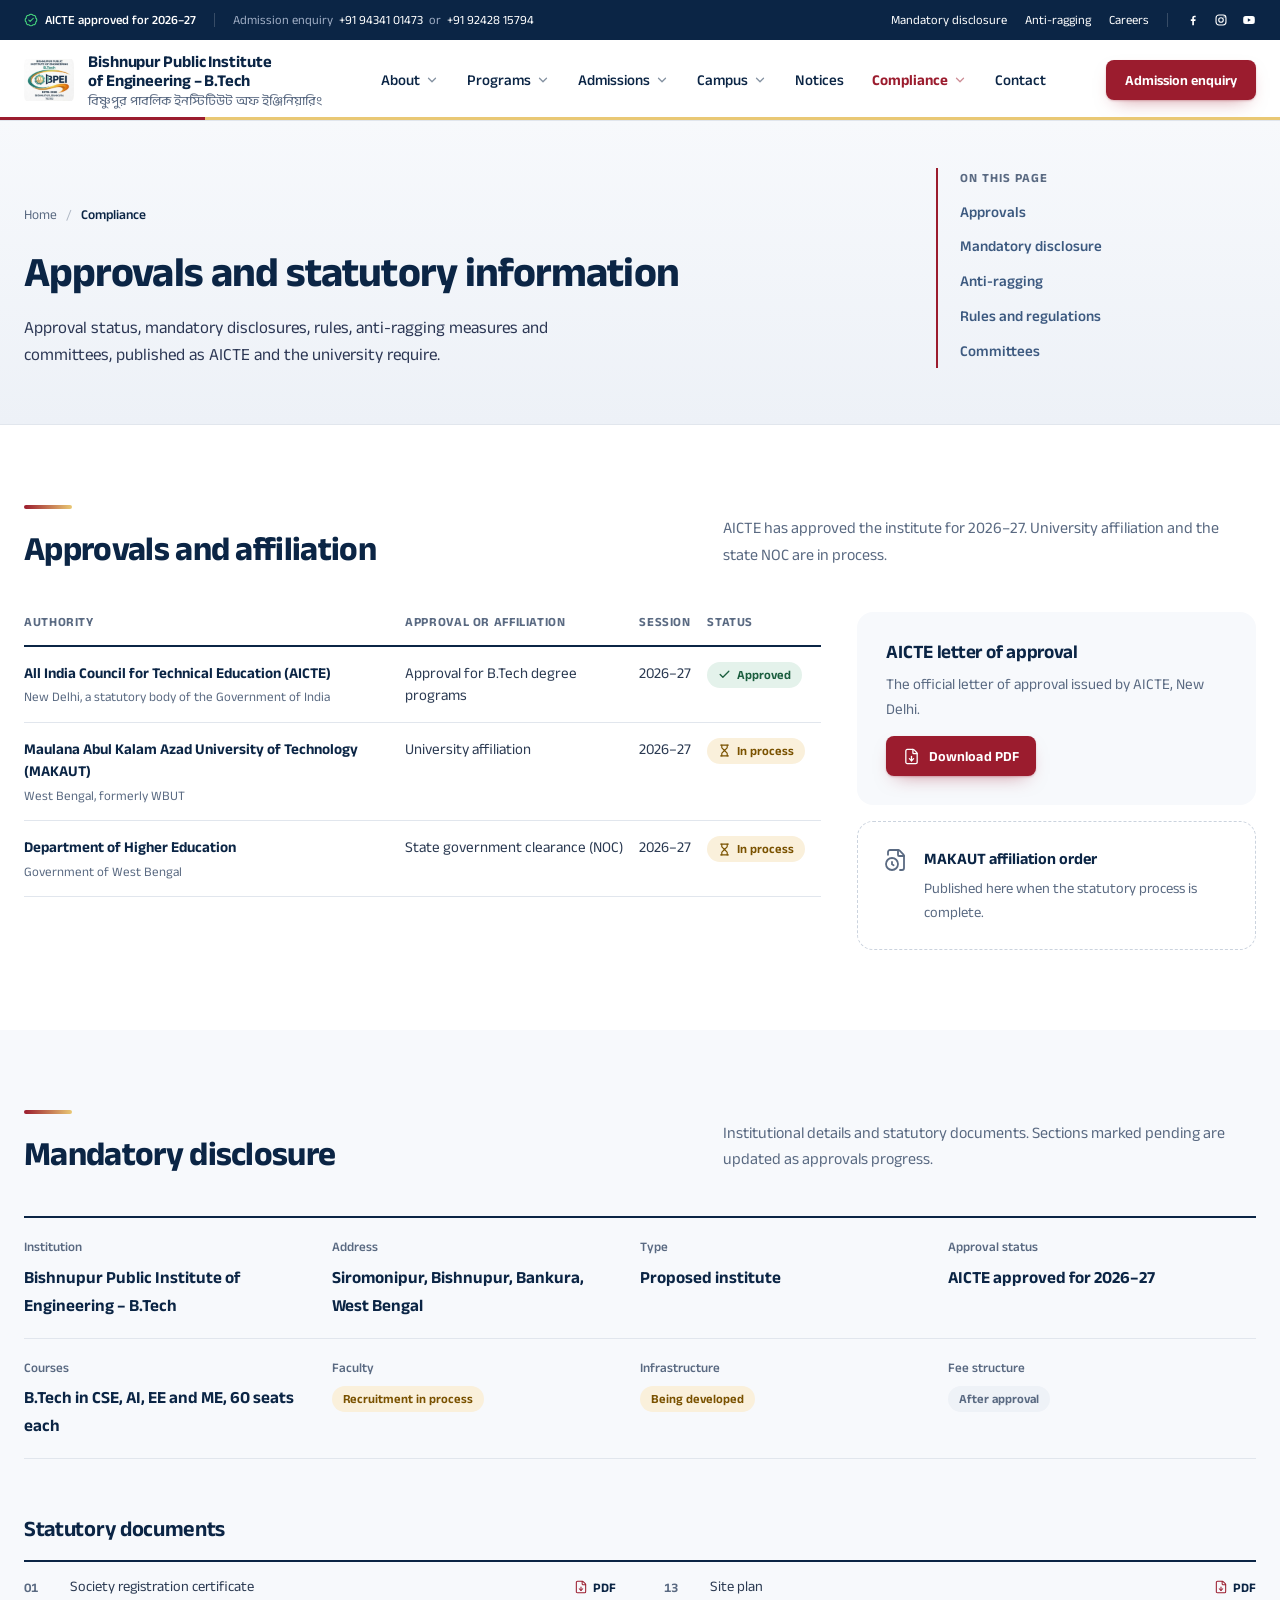
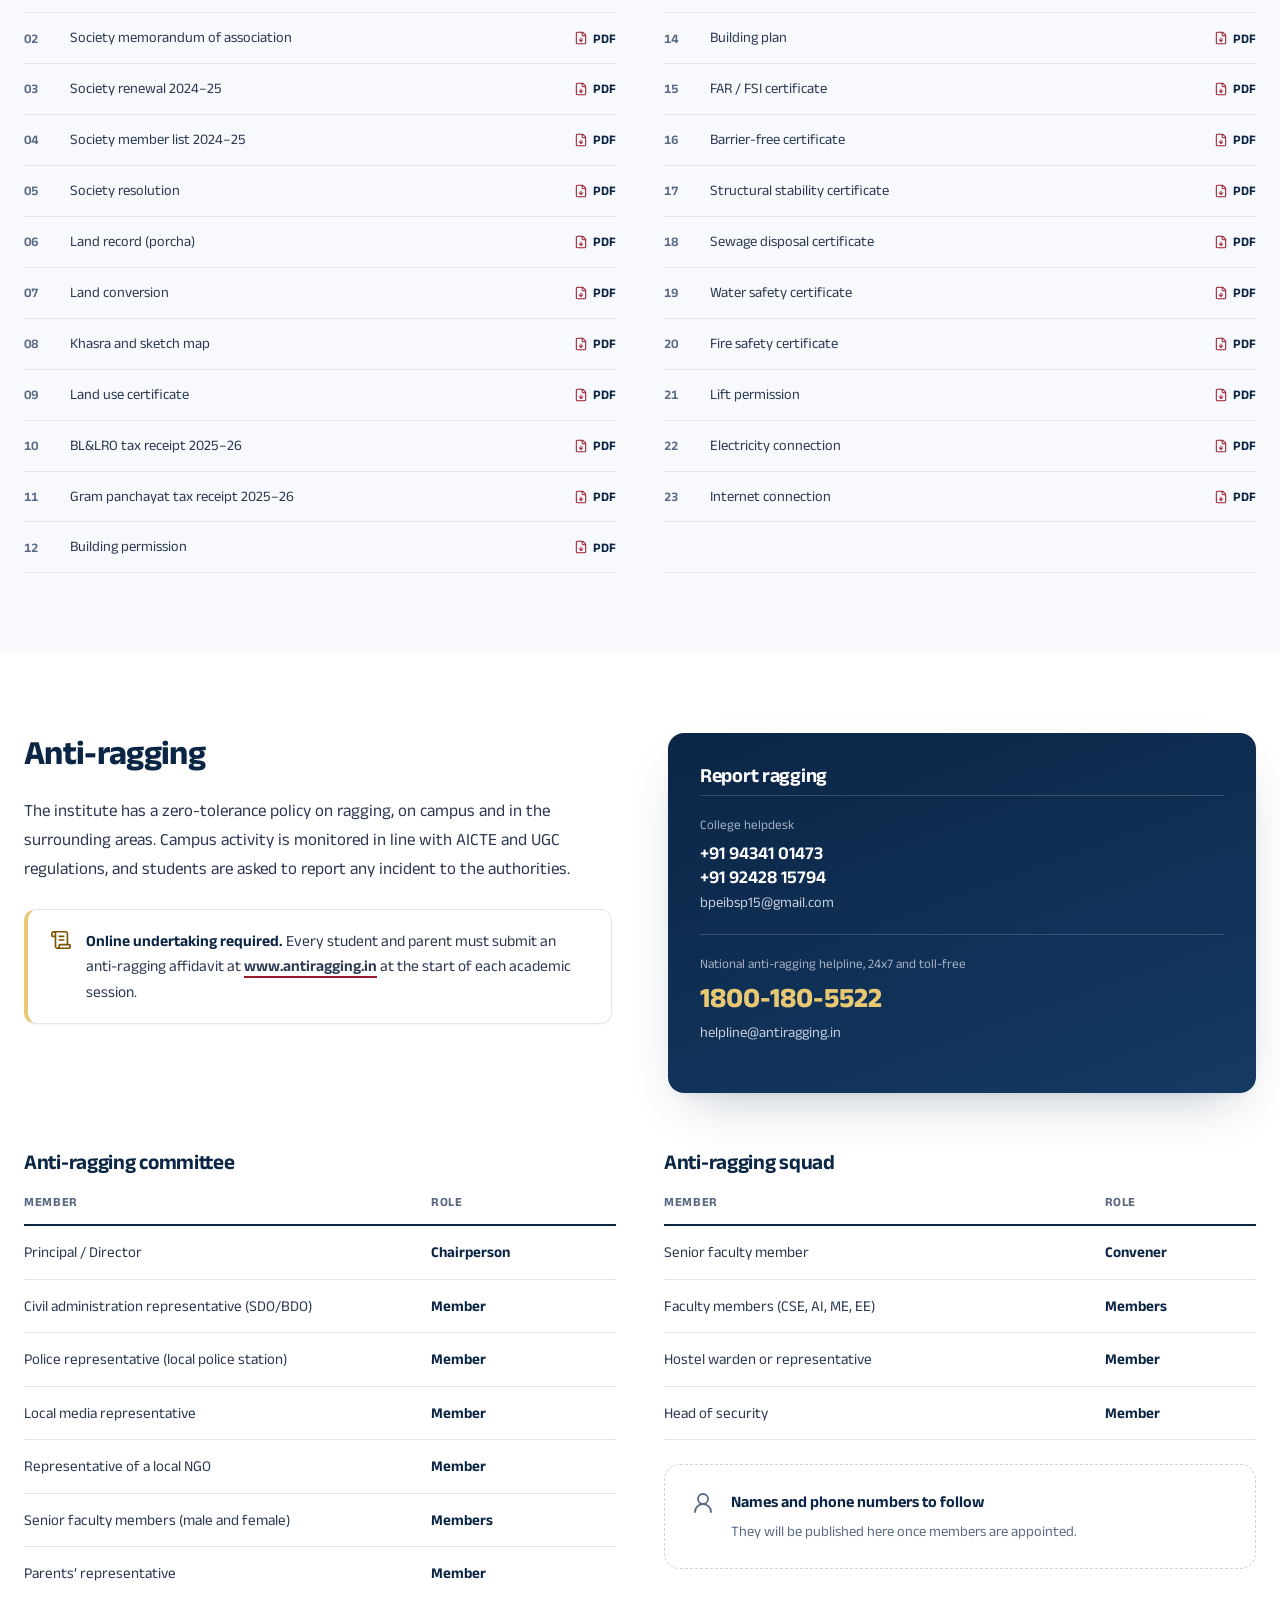
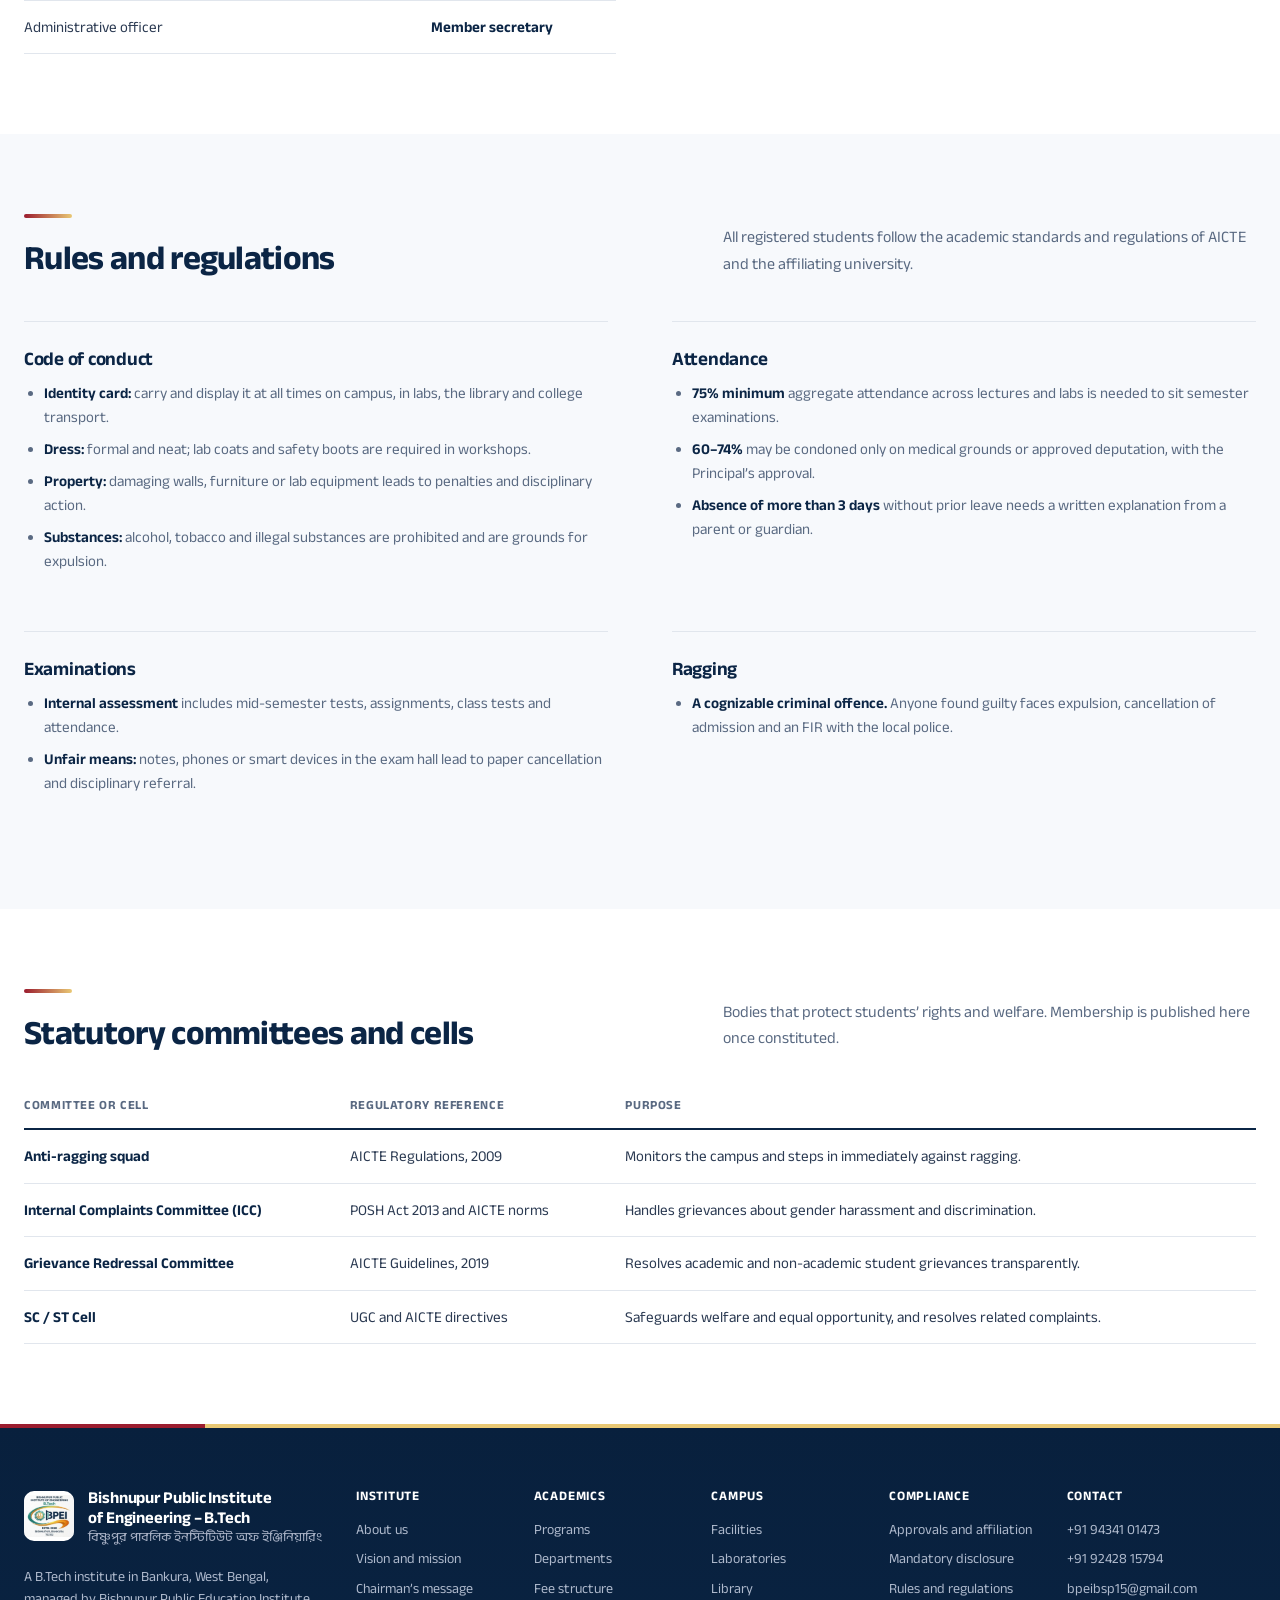
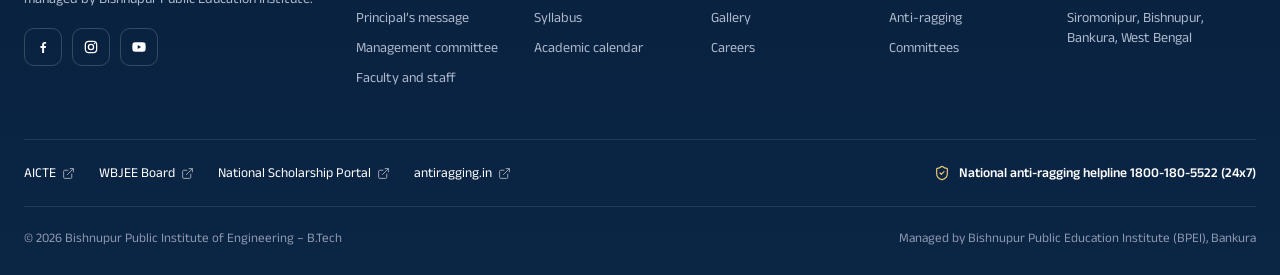
<file: compliance.html>
<!doctype html>
<html lang="en">
<head>
<meta charset="utf-8">
<meta name="viewport" content="width=device-width, initial-scale=1">
<title>Approvals and statutory information | BPIE B.Tech</title>
<meta name="description" content="AICTE approval, MAKAUT affiliation status, mandatory disclosure documents, anti-ragging measures, rules and statutory committees.">
<link rel="canonical" href="https://btech.bpie.org.in/compliance.html">
<meta name="theme-color" content="#17213D">
<meta property="og:type" content="website">
<meta property="og:site_name" content="BPIE B.Tech">
<meta property="og:title" content="Approvals and statutory information | BPIE B.Tech">
<meta property="og:description" content="AICTE approval, MAKAUT affiliation status, mandatory disclosure documents, anti-ragging measures, rules and statutory committees.">
<meta property="og:url" content="https://btech.bpie.org.in/compliance.html">
<link rel="icon" href="assets/img/logo.jpeg" type="image/jpeg">
<link rel="preload" href="assets/fonts/anek-latin-latin-standard-normal.woff2" as="font" type="font/woff2" crossorigin>
<link rel="stylesheet" href="assets/css/styles.css">
<script src="assets/js/main.js" defer></script>
<noscript><style>
  @media (max-width:1199px){.menu-btn{display:none!important}.drawer[hidden],.drawer .sub[hidden]{display:block!important}.drawer-panel{position:static;box-shadow:none;max-height:none}}
</style></noscript>
</head>
<body>
<a class="skip" href="#main">Skip to content</a>
<div class="util"><div class="wrap">
  <div class="util-l">
    <a class="ok" href="compliance.html#approvals"><svg aria-hidden="true" class="ic lucide lucide-badge-check" xmlns="http://www.w3.org/2000/svg" viewBox="0 0 24 24" fill="none" stroke="currentColor" stroke-width="1.8" stroke-linecap="round" stroke-linejoin="round" > <path d="M3.85 8.62a4 4 0 0 1 4.78-4.77 4 4 0 0 1 6.74 0 4 4 0 0 1 4.78 4.78 4 4 0 0 1 0 6.74 4 4 0 0 1-4.77 4.78 4 4 0 0 1-6.75 0 4 4 0 0 1-4.78-4.77 4 4 0 0 1 0-6.76Z" /> <path d="m16 9-5.5 5.5L8 12" /> </svg>AICTE approved for 2026–27</a>
    <span class="sep" aria-hidden="true"></span>
    <span class="hide-m">Admission enquiry&nbsp; <a href="tel:+919434101473">+91 94341 01473</a>&nbsp; or&nbsp; <a href="tel:+919242815794">+91 92428 15794</a></span>
  </div>
  <div class="util-r">
    <a href="compliance.html#mandatory-disclosure">Mandatory disclosure</a><a href="compliance.html#anti-ragging">Anti-ragging</a><a href="notices.html#careers">Careers</a>
    <span class="sep" aria-hidden="true"></span>
    <span class="soc"><a href="https://www.facebook.com/profile.php?id=61574521413142" aria-label="Facebook" target="_blank" rel="noopener"><svg viewBox="0 0 24 24" aria-hidden="true" fill="currentColor"><path d="M13.6 21v-7.4h2.5l.4-3h-2.9V8.8c0-.9.3-1.5 1.5-1.5h1.5V4.6c-.3 0-1.2-.1-2.2-.1-2.2 0-3.7 1.3-3.7 3.8v2.3H8.2v3h2.5V21h2.9z"/></svg></a><a href="https://www.instagram.com/bpie_b.tech/" aria-label="Instagram" target="_blank" rel="noopener"><svg viewBox="0 0 24 24" aria-hidden="true" fill="none" stroke="currentColor" stroke-width="1.9"><rect x="3.5" y="3.5" width="17" height="17" rx="5"/><circle cx="12" cy="12" r="3.9"/><circle cx="17.3" cy="6.7" r="1" fill="currentColor" stroke="none"/></svg></a><a href="https://youtube.com/@bishnupurbtechcollege" aria-label="YouTube" target="_blank" rel="noopener"><svg viewBox="0 0 24 24" aria-hidden="true" fill="currentColor"><path d="M21.6 7.2a2.6 2.6 0 0 0-1.8-1.8C18.2 5 12 5 12 5s-6.2 0-7.8.4A2.6 2.6 0 0 0 2.4 7.2 27 27 0 0 0 2 12a27 27 0 0 0 .4 4.8 2.6 2.6 0 0 0 1.8 1.8C5.8 19 12 19 12 19s6.2 0 7.8-.4a2.6 2.6 0 0 0 1.8-1.8A27 27 0 0 0 22 12a27 27 0 0 0-.4-4.8zM10 15V9l5.2 3L10 15z"/></svg></a></span>
  </div>
</div></div>
<header class="hdr"><div class="wrap">
  <a class="brand" href="index.html" aria-label="Bishnupur Public Institute of Engineering – B.Tech, home"><img 
    class="emb" 
    src="assets/img/logo.jpeg" 
    alt="Bishnupur Public Institute of Engineering logo"
><span class="brand-t"><b>Bishnupur Public Institute<br>of Engineering – B.Tech</b><span lang="bn">বিষ্ণুপুর পাবলিক ইনস্টিটিউট অফ ইঞ্জিনিয়ারিং</span></span></a>
  <nav class="nav" aria-label="Main">
    <div class="nav-item">
      <button class="nav-link" type="button" aria-expanded="false" aria-controls="sub-about">About<svg aria-hidden="true" class="ic lucide lucide-chevron-down" xmlns="http://www.w3.org/2000/svg" viewBox="0 0 24 24" fill="none" stroke="currentColor" stroke-width="2.2" stroke-linecap="round" stroke-linejoin="round" > <path d="m6 9 6 6 6-6" /> </svg></button>
      <div class="nav-sub" id="sub-about"><a href="about.html">About the institute</a><a href="about.html#vision-and-mission">Vision and mission</a><a href="about.html#leadership">Leadership</a><a href="about.html#management">Management</a><a href="about.html#faculty-and-staff">Faculty and staff</a></div>
    </div>
    <div class="nav-item">
      <button class="nav-link" type="button" aria-expanded="false" aria-controls="sub-programs">Programs<svg aria-hidden="true" class="ic lucide lucide-chevron-down" xmlns="http://www.w3.org/2000/svg" viewBox="0 0 24 24" fill="none" stroke="currentColor" stroke-width="2.2" stroke-linecap="round" stroke-linejoin="round" > <path d="m6 9 6 6 6-6" /> </svg></button>
      <div class="nav-sub" id="sub-programs"><a href="programs.html">All programs</a><a href="computer-science-engineering.html">Computer Science &amp; Engineering</a><a href="mechanical-engineering.html">Mechanical Engineering</a><a href="electrical-engineering.html">Electrical Engineering</a><a href="artificial-intelligence.html">Artificial Intelligence</a><a href="programs.html#fees-syllabus-and-calendar">Fees, syllabus and calendar</a></div>
    </div>
    <div class="nav-item">
      <button class="nav-link" type="button" aria-expanded="false" aria-controls="sub-admissions">Admissions<svg aria-hidden="true" class="ic lucide lucide-chevron-down" xmlns="http://www.w3.org/2000/svg" viewBox="0 0 24 24" fill="none" stroke="currentColor" stroke-width="2.2" stroke-linecap="round" stroke-linejoin="round" > <path d="m6 9 6 6 6-6" /> </svg></button>
      <div class="nav-sub" id="sub-admissions"><a href="admissions.html#approval-status">Admission status</a><a href="admissions.html#how-to-apply">How to apply</a><a href="admissions.html#eligibility-and-fees">Eligibility and fees</a><a href="admissions.html#questions">Admission questions</a><a href="admissions.html#enquiry">Ask the admission team</a></div>
    </div>
    <div class="nav-item">
      <button class="nav-link" type="button" aria-expanded="false" aria-controls="sub-campus">Campus<svg aria-hidden="true" class="ic lucide lucide-chevron-down" xmlns="http://www.w3.org/2000/svg" viewBox="0 0 24 24" fill="none" stroke="currentColor" stroke-width="2.2" stroke-linecap="round" stroke-linejoin="round" > <path d="m6 9 6 6 6-6" /> </svg></button>
      <div class="nav-sub" id="sub-campus"><a href="campus.html#academic-spaces">Academic spaces</a><a href="campus.html#labs-and-workshops">Labs and workshops</a><a href="campus.html#computing-and-library">Computing and library</a><a href="campus.html#support-and-safety">Support and safety</a><a href="campus.html#gallery">Gallery</a></div>
    </div>
    <a class="nav-link" href="notices.html">Notices</a>
    <div class="nav-item">
      <button class="nav-link on" type="button" aria-expanded="false" aria-controls="sub-compliance">Compliance<svg aria-hidden="true" class="ic lucide lucide-chevron-down" xmlns="http://www.w3.org/2000/svg" viewBox="0 0 24 24" fill="none" stroke="currentColor" stroke-width="2.2" stroke-linecap="round" stroke-linejoin="round" > <path d="m6 9 6 6 6-6" /> </svg></button>
      <div class="nav-sub" id="sub-compliance"><a href="compliance.html#approvals">Approvals and affiliation</a><a href="compliance.html#mandatory-disclosure">Mandatory disclosure</a><a href="compliance.html#anti-ragging">Anti-ragging</a><a href="compliance.html#rules-and-regulations">Rules and regulations</a><a href="compliance.html#committees">Committees</a></div>
    </div>
    <a class="nav-link" href="contact.html">Contact</a>
  </nav>
  <div class="hdr-cta"><a class="btn btn-p btn-sm" href="contact.html#enquiry">Admission enquiry</a></div>
  <button class="menu-btn" type="button" aria-expanded="false" aria-controls="drawer" aria-label="Open menu"><svg aria-hidden="true" class="ic i-open lucide lucide-menu" xmlns="http://www.w3.org/2000/svg" viewBox="0 0 24 24" fill="none" stroke="currentColor" stroke-width="1.8" stroke-linecap="round" stroke-linejoin="round" > <path d="M4 5h16" /> <path d="M4 12h16" /> <path d="M4 19h16" /> </svg><svg aria-hidden="true" class="ic i-close lucide lucide-x" xmlns="http://www.w3.org/2000/svg" viewBox="0 0 24 24" fill="none" stroke="currentColor" stroke-width="1.8" stroke-linecap="round" stroke-linejoin="round" > <path d="M18 6 6 18" /> <path d="m6 6 12 12" /> </svg></button>
</div>
<div class="drawer" id="drawer" hidden><div class="drawer-panel">
  <button class="item" type="button" aria-expanded="false" aria-controls="d-about">About<svg aria-hidden="true" class="ic lucide lucide-chevron-down" xmlns="http://www.w3.org/2000/svg" viewBox="0 0 24 24" fill="none" stroke="currentColor" stroke-width="1.8" stroke-linecap="round" stroke-linejoin="round" > <path d="m6 9 6 6 6-6" /> </svg></button>
  <div class="sub" id="d-about" hidden><a href="about.html">About the institute</a><a href="about.html#vision-and-mission">Vision and mission</a><a href="about.html#leadership">Leadership</a><a href="about.html#management">Management</a><a href="about.html#faculty-and-staff">Faculty and staff</a></div>
  <button class="item" type="button" aria-expanded="false" aria-controls="d-programs">Programs<svg aria-hidden="true" class="ic lucide lucide-chevron-down" xmlns="http://www.w3.org/2000/svg" viewBox="0 0 24 24" fill="none" stroke="currentColor" stroke-width="1.8" stroke-linecap="round" stroke-linejoin="round" > <path d="m6 9 6 6 6-6" /> </svg></button>
  <div class="sub" id="d-programs" hidden><a href="programs.html">All programs</a><a href="computer-science-engineering.html">Computer Science &amp; Engineering</a><a href="mechanical-engineering.html">Mechanical Engineering</a><a href="electrical-engineering.html">Electrical Engineering</a><a href="artificial-intelligence.html">Artificial Intelligence</a><a href="programs.html#fees-syllabus-and-calendar">Fees, syllabus and calendar</a></div>
  <button class="item" type="button" aria-expanded="false" aria-controls="d-admissions">Admissions<svg aria-hidden="true" class="ic lucide lucide-chevron-down" xmlns="http://www.w3.org/2000/svg" viewBox="0 0 24 24" fill="none" stroke="currentColor" stroke-width="1.8" stroke-linecap="round" stroke-linejoin="round" > <path d="m6 9 6 6 6-6" /> </svg></button>
  <div class="sub" id="d-admissions" hidden><a href="admissions.html#approval-status">Admission status</a><a href="admissions.html#how-to-apply">How to apply</a><a href="admissions.html#eligibility-and-fees">Eligibility and fees</a><a href="admissions.html#questions">Admission questions</a><a href="admissions.html#enquiry">Ask the admission team</a></div>
  <button class="item" type="button" aria-expanded="false" aria-controls="d-campus">Campus<svg aria-hidden="true" class="ic lucide lucide-chevron-down" xmlns="http://www.w3.org/2000/svg" viewBox="0 0 24 24" fill="none" stroke="currentColor" stroke-width="1.8" stroke-linecap="round" stroke-linejoin="round" > <path d="m6 9 6 6 6-6" /> </svg></button>
  <div class="sub" id="d-campus" hidden><a href="campus.html#academic-spaces">Academic spaces</a><a href="campus.html#labs-and-workshops">Labs and workshops</a><a href="campus.html#computing-and-library">Computing and library</a><a href="campus.html#support-and-safety">Support and safety</a><a href="campus.html#gallery">Gallery</a></div>
  <a class="item" href="notices.html">Notices<svg aria-hidden="true" class="ic lucide lucide-chevron-right" xmlns="http://www.w3.org/2000/svg" viewBox="0 0 24 24" fill="none" stroke="currentColor" stroke-width="1.8" stroke-linecap="round" stroke-linejoin="round" > <path d="m9 18 6-6-6-6" /> </svg></a>
  <button class="item on" type="button" aria-expanded="false" aria-controls="d-compliance">Compliance<svg aria-hidden="true" class="ic lucide lucide-chevron-down" xmlns="http://www.w3.org/2000/svg" viewBox="0 0 24 24" fill="none" stroke="currentColor" stroke-width="1.8" stroke-linecap="round" stroke-linejoin="round" > <path d="m6 9 6 6 6-6" /> </svg></button>
  <div class="sub" id="d-compliance" hidden><a href="compliance.html#approvals">Approvals and affiliation</a><a href="compliance.html#mandatory-disclosure">Mandatory disclosure</a><a href="compliance.html#anti-ragging">Anti-ragging</a><a href="compliance.html#rules-and-regulations">Rules and regulations</a><a href="compliance.html#committees">Committees</a></div>
  <a class="item" href="contact.html">Contact<svg aria-hidden="true" class="ic lucide lucide-chevron-right" xmlns="http://www.w3.org/2000/svg" viewBox="0 0 24 24" fill="none" stroke="currentColor" stroke-width="1.8" stroke-linecap="round" stroke-linejoin="round" > <path d="m9 18 6-6-6-6" /> </svg></a>
  <div class="dcta"><a class="btn btn-p" href="contact.html#enquiry">Admission enquiry</a><a class="btn btn-s" href="tel:+919434101473"><svg aria-hidden="true" class="ic lucide lucide-phone" xmlns="http://www.w3.org/2000/svg" viewBox="0 0 24 24" fill="none" stroke="currentColor" stroke-width="1.8" stroke-linecap="round" stroke-linejoin="round" > <path d="M13.832 16.568a1 1 0 0 0 1.213-.303l.355-.465A2 2 0 0 1 17 15h3a2 2 0 0 1 2 2v3a2 2 0 0 1-2 2A18 18 0 0 1 2 4a2 2 0 0 1 2-2h3a2 2 0 0 1 2 2v3a2 2 0 0 1-.8 1.6l-.468.351a1 1 0 0 0-.292 1.233 14 14 0 0 0 6.392 6.384" /> </svg>Call +91 94341 01473</a></div>
  <p class="dhelp">National anti-ragging helpline <a href="tel:18001805522">1800-180-5522</a> (24x7)</p>
</div></div>
</header>
<main id="main">
<section class="phero"><div class="wrap">
  <div>
    <nav class="crumb" aria-label="Breadcrumb"><a href="index.html">Home</a><span aria-hidden="true">/</span><b aria-current="page">Compliance</b></nav>
    <h1>Approvals and statutory information</h1>
    <p class="intro">Approval status, mandatory disclosures, rules, anti-ragging measures and committees, published as AICTE and the university require.</p>
  </div>
  <nav class="onpage" aria-label="On this page"><b>On this page</b><a href="#approvals">Approvals</a><a href="#mandatory-disclosure">Mandatory disclosure</a><a href="#anti-ragging">Anti-ragging</a><a href="#rules-and-regulations">Rules and regulations</a><a href="#committees">Committees</a></nav>
</div></section>
<section id="approvals" class="sec"><div class="wrap">
  <div class="sec-head"><h2>Approvals and affiliation</h2><p>AICTE has approved the institute for 2026–27. University affiliation and the state NOC are in process.</p></div>
  <div class="enq enq-wide">
    <div class="tscroll wide"><table class="tbl">
      <thead><tr><th>Authority</th><th>Approval or affiliation</th><th>Session</th><th>Status</th></tr></thead>
      <tr><td><b>All India Council for Technical Education (AICTE)</b><small>New Delhi, a statutory body of the Government of India</small></td><td>Approval for B.Tech degree programs</td><td class="nw">2026–27</td><td><span class="pill pill-ok"><svg aria-hidden="true" class="ic lucide lucide-check" xmlns="http://www.w3.org/2000/svg" viewBox="0 0 24 24" fill="none" stroke="currentColor" stroke-width="2.4" stroke-linecap="round" stroke-linejoin="round" > <path d="M20 6 9 17l-5-5" /> </svg>Approved</span></td></tr>
      <tr><td><b>Maulana Abul Kalam Azad University of Technology (MAKAUT)</b><small>West Bengal, formerly WBUT</small></td><td>University affiliation</td><td class="nw">2026–27</td><td><span class="pill pill-wait"><svg aria-hidden="true" class="ic lucide lucide-hourglass" xmlns="http://www.w3.org/2000/svg" viewBox="0 0 24 24" fill="none" stroke="currentColor" stroke-width="2.2" stroke-linecap="round" stroke-linejoin="round" > <path d="M5 22h14" /> <path d="M5 2h14" /> <path d="M17 22v-4.172a2 2 0 0 0-.586-1.414L12 12l-4.414 4.414A2 2 0 0 0 7 17.828V22" /> <path d="M7 2v4.172a2 2 0 0 0 .586 1.414L12 12l4.414-4.414A2 2 0 0 0 17 6.172V2" /> </svg>In process</span></td></tr>
      <tr><td><b>Department of Higher Education</b><small>Government of West Bengal</small></td><td>State government clearance (NOC)</td><td class="nw">2026–27</td><td><span class="pill pill-wait"><svg aria-hidden="true" class="ic lucide lucide-hourglass" xmlns="http://www.w3.org/2000/svg" viewBox="0 0 24 24" fill="none" stroke="currentColor" stroke-width="2.2" stroke-linecap="round" stroke-linejoin="round" > <path d="M5 22h14" /> <path d="M5 2h14" /> <path d="M17 22v-4.172a2 2 0 0 0-.586-1.414L12 12l-4.414 4.414A2 2 0 0 0 7 17.828V22" /> <path d="M7 2v4.172a2 2 0 0 0 .586 1.414L12 12l4.414-4.414A2 2 0 0 0 17 6.172V2" /> </svg>In process</span></td></tr>
    </table></div>
    <div class="stack">
      <div class="panel soft"><h3>AICTE letter of approval</h3><p>The official letter of approval issued by AICTE, New Delhi.</p><a class="btn btn-p btn-sm" href="https://btech.bpie.org.in/wp-content/uploads/2026/08/Approval-26-27.pdf" target="_blank" rel="noopener"><svg aria-hidden="true" class="ic lucide lucide-file-down" xmlns="http://www.w3.org/2000/svg" viewBox="0 0 24 24" fill="none" stroke="currentColor" stroke-width="1.8" stroke-linecap="round" stroke-linejoin="round" > <path d="M6 22a2 2 0 0 1-2-2V4a2 2 0 0 1 2-2h8a2.4 2.4 0 0 1 1.704.706l3.588 3.588A2.4 2.4 0 0 1 20 8v12a2 2 0 0 1-2 2z" /> <path d="M14 2v5a1 1 0 0 0 1 1h5" /> <path d="M12 18v-6" /> <path d="m9 15 3 3 3-3" /> </svg>Download PDF</a></div>
      <div class="empty"><svg aria-hidden="true" class="ic lucide lucide-file-clock" xmlns="http://www.w3.org/2000/svg" viewBox="0 0 24 24" fill="none" stroke="currentColor" stroke-width="1.8" stroke-linecap="round" stroke-linejoin="round" > <path d="M16 22h2a2 2 0 0 0 2-2V8a2.4 2.4 0 0 0-.706-1.706l-3.588-3.588A2.4 2.4 0 0 0 14 2H6a2 2 0 0 0-2 2v2.85" /> <path d="M14 2v5a1 1 0 0 0 1 1h5" /> <path d="M8 14v2.2l1.6 1" /> <circle cx="8" cy="16" r="6" /> </svg><div><b>MAKAUT affiliation order</b><p style="margin:0">Published here when the statutory process is complete.</p></div></div>
    </div>
  </div>
</div></section>
<section id="mandatory-disclosure" class="sec alt"><div class="wrap">
  <div class="sec-head"><h2>Mandatory disclosure</h2><p>Institutional details and statutory documents. Sections marked pending are updated as approvals progress.</p></div>
  <div class="kv kv4">
    <div><small>Institution</small><b>Bishnupur Public Institute of Engineering – B.Tech</b></div>
    <div><small>Address</small><b>Siromonipur, Bishnupur, Bankura, West Bengal</b></div>
    <div><small>Type</small><b>Proposed institute</b></div>
    <div><small>Approval status</small><b>AICTE approved for 2026–27</b></div>
    <div><small>Courses</small><b>B.Tech in CSE, AI, EE and ME, 60 seats each</b></div>
    <div><small>Faculty</small><b><span class="pill pill-wait">Recruitment in process</span></b></div>
    <div><small>Infrastructure</small><b><span class="pill pill-wait">Being developed</span></b></div>
    <div><small>Fee structure</small><b><span class="pill pill-tbd">After approval</span></b></div>
  </div>
  <h3 class="h3" style="margin:56px 0 18px">Statutory documents</h3>
  <div class="doclist">
    <div class="doc"><span class="n">01</span><span>Society registration certificate</span><a class="dl" href="https://btech.bpie.org.in/wp-content/uploads/2026/05/1.pdf" aria-label="Download Society registration certificate (PDF)" target="_blank" rel="noopener"><svg aria-hidden="true" class="ic lucide lucide-file-down" xmlns="http://www.w3.org/2000/svg" viewBox="0 0 24 24" fill="none" stroke="currentColor" stroke-width="1.8" stroke-linecap="round" stroke-linejoin="round" > <path d="M6 22a2 2 0 0 1-2-2V4a2 2 0 0 1 2-2h8a2.4 2.4 0 0 1 1.704.706l3.588 3.588A2.4 2.4 0 0 1 20 8v12a2 2 0 0 1-2 2z" /> <path d="M14 2v5a1 1 0 0 0 1 1h5" /> <path d="M12 18v-6" /> <path d="m9 15 3 3 3-3" /> </svg>PDF</a></div><div class="doc"><span class="n">02</span><span>Society memorandum of association</span><a class="dl" href="https://btech.bpie.org.in/wp-content/uploads/2026/05/2.pdf" aria-label="Download Society memorandum of association (PDF)" target="_blank" rel="noopener"><svg aria-hidden="true" class="ic lucide lucide-file-down" xmlns="http://www.w3.org/2000/svg" viewBox="0 0 24 24" fill="none" stroke="currentColor" stroke-width="1.8" stroke-linecap="round" stroke-linejoin="round" > <path d="M6 22a2 2 0 0 1-2-2V4a2 2 0 0 1 2-2h8a2.4 2.4 0 0 1 1.704.706l3.588 3.588A2.4 2.4 0 0 1 20 8v12a2 2 0 0 1-2 2z" /> <path d="M14 2v5a1 1 0 0 0 1 1h5" /> <path d="M12 18v-6" /> <path d="m9 15 3 3 3-3" /> </svg>PDF</a></div><div class="doc"><span class="n">03</span><span>Society renewal 2024–25</span><a class="dl" href="https://btech.bpie.org.in/wp-content/uploads/2026/05/3.pdf" aria-label="Download Society renewal 2024–25 (PDF)" target="_blank" rel="noopener"><svg aria-hidden="true" class="ic lucide lucide-file-down" xmlns="http://www.w3.org/2000/svg" viewBox="0 0 24 24" fill="none" stroke="currentColor" stroke-width="1.8" stroke-linecap="round" stroke-linejoin="round" > <path d="M6 22a2 2 0 0 1-2-2V4a2 2 0 0 1 2-2h8a2.4 2.4 0 0 1 1.704.706l3.588 3.588A2.4 2.4 0 0 1 20 8v12a2 2 0 0 1-2 2z" /> <path d="M14 2v5a1 1 0 0 0 1 1h5" /> <path d="M12 18v-6" /> <path d="m9 15 3 3 3-3" /> </svg>PDF</a></div><div class="doc"><span class="n">04</span><span>Society member list 2024–25</span><a class="dl" href="https://btech.bpie.org.in/wp-content/uploads/2026/05/4.pdf" aria-label="Download Society member list 2024–25 (PDF)" target="_blank" rel="noopener"><svg aria-hidden="true" class="ic lucide lucide-file-down" xmlns="http://www.w3.org/2000/svg" viewBox="0 0 24 24" fill="none" stroke="currentColor" stroke-width="1.8" stroke-linecap="round" stroke-linejoin="round" > <path d="M6 22a2 2 0 0 1-2-2V4a2 2 0 0 1 2-2h8a2.4 2.4 0 0 1 1.704.706l3.588 3.588A2.4 2.4 0 0 1 20 8v12a2 2 0 0 1-2 2z" /> <path d="M14 2v5a1 1 0 0 0 1 1h5" /> <path d="M12 18v-6" /> <path d="m9 15 3 3 3-3" /> </svg>PDF</a></div><div class="doc"><span class="n">05</span><span>Society resolution</span><a class="dl" href="https://btech.bpie.org.in/wp-content/uploads/2026/05/5.pdf" aria-label="Download Society resolution (PDF)" target="_blank" rel="noopener"><svg aria-hidden="true" class="ic lucide lucide-file-down" xmlns="http://www.w3.org/2000/svg" viewBox="0 0 24 24" fill="none" stroke="currentColor" stroke-width="1.8" stroke-linecap="round" stroke-linejoin="round" > <path d="M6 22a2 2 0 0 1-2-2V4a2 2 0 0 1 2-2h8a2.4 2.4 0 0 1 1.704.706l3.588 3.588A2.4 2.4 0 0 1 20 8v12a2 2 0 0 1-2 2z" /> <path d="M14 2v5a1 1 0 0 0 1 1h5" /> <path d="M12 18v-6" /> <path d="m9 15 3 3 3-3" /> </svg>PDF</a></div><div class="doc"><span class="n">06</span><span>Land record (porcha)</span><a class="dl" href="https://btech.bpie.org.in/wp-content/uploads/2026/05/7.pdf" aria-label="Download Land record (porcha) (PDF)" target="_blank" rel="noopener"><svg aria-hidden="true" class="ic lucide lucide-file-down" xmlns="http://www.w3.org/2000/svg" viewBox="0 0 24 24" fill="none" stroke="currentColor" stroke-width="1.8" stroke-linecap="round" stroke-linejoin="round" > <path d="M6 22a2 2 0 0 1-2-2V4a2 2 0 0 1 2-2h8a2.4 2.4 0 0 1 1.704.706l3.588 3.588A2.4 2.4 0 0 1 20 8v12a2 2 0 0 1-2 2z" /> <path d="M14 2v5a1 1 0 0 0 1 1h5" /> <path d="M12 18v-6" /> <path d="m9 15 3 3 3-3" /> </svg>PDF</a></div><div class="doc"><span class="n">07</span><span>Land conversion</span><a class="dl" href="https://btech.bpie.org.in/wp-content/uploads/2026/05/8.pdf" aria-label="Download Land conversion (PDF)" target="_blank" rel="noopener"><svg aria-hidden="true" class="ic lucide lucide-file-down" xmlns="http://www.w3.org/2000/svg" viewBox="0 0 24 24" fill="none" stroke="currentColor" stroke-width="1.8" stroke-linecap="round" stroke-linejoin="round" > <path d="M6 22a2 2 0 0 1-2-2V4a2 2 0 0 1 2-2h8a2.4 2.4 0 0 1 1.704.706l3.588 3.588A2.4 2.4 0 0 1 20 8v12a2 2 0 0 1-2 2z" /> <path d="M14 2v5a1 1 0 0 0 1 1h5" /> <path d="M12 18v-6" /> <path d="m9 15 3 3 3-3" /> </svg>PDF</a></div><div class="doc"><span class="n">08</span><span>Khasra and sketch map</span><a class="dl" href="https://btech.bpie.org.in/wp-content/uploads/2026/05/9.pdf" aria-label="Download Khasra and sketch map (PDF)" target="_blank" rel="noopener"><svg aria-hidden="true" class="ic lucide lucide-file-down" xmlns="http://www.w3.org/2000/svg" viewBox="0 0 24 24" fill="none" stroke="currentColor" stroke-width="1.8" stroke-linecap="round" stroke-linejoin="round" > <path d="M6 22a2 2 0 0 1-2-2V4a2 2 0 0 1 2-2h8a2.4 2.4 0 0 1 1.704.706l3.588 3.588A2.4 2.4 0 0 1 20 8v12a2 2 0 0 1-2 2z" /> <path d="M14 2v5a1 1 0 0 0 1 1h5" /> <path d="M12 18v-6" /> <path d="m9 15 3 3 3-3" /> </svg>PDF</a></div><div class="doc"><span class="n">09</span><span>Land use certificate</span><a class="dl" href="https://btech.bpie.org.in/wp-content/uploads/2026/05/10.pdf" aria-label="Download Land use certificate (PDF)" target="_blank" rel="noopener"><svg aria-hidden="true" class="ic lucide lucide-file-down" xmlns="http://www.w3.org/2000/svg" viewBox="0 0 24 24" fill="none" stroke="currentColor" stroke-width="1.8" stroke-linecap="round" stroke-linejoin="round" > <path d="M6 22a2 2 0 0 1-2-2V4a2 2 0 0 1 2-2h8a2.4 2.4 0 0 1 1.704.706l3.588 3.588A2.4 2.4 0 0 1 20 8v12a2 2 0 0 1-2 2z" /> <path d="M14 2v5a1 1 0 0 0 1 1h5" /> <path d="M12 18v-6" /> <path d="m9 15 3 3 3-3" /> </svg>PDF</a></div><div class="doc"><span class="n">10</span><span>BL&amp;LRO tax receipt 2025–26</span><a class="dl" href="https://btech.bpie.org.in/wp-content/uploads/2026/05/11.pdf" aria-label="Download BL&amp;LRO tax receipt 2025–26 (PDF)" target="_blank" rel="noopener"><svg aria-hidden="true" class="ic lucide lucide-file-down" xmlns="http://www.w3.org/2000/svg" viewBox="0 0 24 24" fill="none" stroke="currentColor" stroke-width="1.8" stroke-linecap="round" stroke-linejoin="round" > <path d="M6 22a2 2 0 0 1-2-2V4a2 2 0 0 1 2-2h8a2.4 2.4 0 0 1 1.704.706l3.588 3.588A2.4 2.4 0 0 1 20 8v12a2 2 0 0 1-2 2z" /> <path d="M14 2v5a1 1 0 0 0 1 1h5" /> <path d="M12 18v-6" /> <path d="m9 15 3 3 3-3" /> </svg>PDF</a></div><div class="doc"><span class="n">11</span><span>Gram panchayat tax receipt 2025–26</span><a class="dl" href="https://btech.bpie.org.in/wp-content/uploads/2026/05/12.pdf" aria-label="Download Gram panchayat tax receipt 2025–26 (PDF)" target="_blank" rel="noopener"><svg aria-hidden="true" class="ic lucide lucide-file-down" xmlns="http://www.w3.org/2000/svg" viewBox="0 0 24 24" fill="none" stroke="currentColor" stroke-width="1.8" stroke-linecap="round" stroke-linejoin="round" > <path d="M6 22a2 2 0 0 1-2-2V4a2 2 0 0 1 2-2h8a2.4 2.4 0 0 1 1.704.706l3.588 3.588A2.4 2.4 0 0 1 20 8v12a2 2 0 0 1-2 2z" /> <path d="M14 2v5a1 1 0 0 0 1 1h5" /> <path d="M12 18v-6" /> <path d="m9 15 3 3 3-3" /> </svg>PDF</a></div><div class="doc"><span class="n">12</span><span>Building permission</span><a class="dl" href="https://btech.bpie.org.in/wp-content/uploads/2026/05/13.pdf" aria-label="Download Building permission (PDF)" target="_blank" rel="noopener"><svg aria-hidden="true" class="ic lucide lucide-file-down" xmlns="http://www.w3.org/2000/svg" viewBox="0 0 24 24" fill="none" stroke="currentColor" stroke-width="1.8" stroke-linecap="round" stroke-linejoin="round" > <path d="M6 22a2 2 0 0 1-2-2V4a2 2 0 0 1 2-2h8a2.4 2.4 0 0 1 1.704.706l3.588 3.588A2.4 2.4 0 0 1 20 8v12a2 2 0 0 1-2 2z" /> <path d="M14 2v5a1 1 0 0 0 1 1h5" /> <path d="M12 18v-6" /> <path d="m9 15 3 3 3-3" /> </svg>PDF</a></div><div class="doc"><span class="n">13</span><span>Site plan</span><a class="dl" href="https://btech.bpie.org.in/wp-content/uploads/2026/05/14.pdf" aria-label="Download Site plan (PDF)" target="_blank" rel="noopener"><svg aria-hidden="true" class="ic lucide lucide-file-down" xmlns="http://www.w3.org/2000/svg" viewBox="0 0 24 24" fill="none" stroke="currentColor" stroke-width="1.8" stroke-linecap="round" stroke-linejoin="round" > <path d="M6 22a2 2 0 0 1-2-2V4a2 2 0 0 1 2-2h8a2.4 2.4 0 0 1 1.704.706l3.588 3.588A2.4 2.4 0 0 1 20 8v12a2 2 0 0 1-2 2z" /> <path d="M14 2v5a1 1 0 0 0 1 1h5" /> <path d="M12 18v-6" /> <path d="m9 15 3 3 3-3" /> </svg>PDF</a></div><div class="doc"><span class="n">14</span><span>Building plan</span><a class="dl" href="https://btech.bpie.org.in/wp-content/uploads/2026/05/15.pdf" aria-label="Download Building plan (PDF)" target="_blank" rel="noopener"><svg aria-hidden="true" class="ic lucide lucide-file-down" xmlns="http://www.w3.org/2000/svg" viewBox="0 0 24 24" fill="none" stroke="currentColor" stroke-width="1.8" stroke-linecap="round" stroke-linejoin="round" > <path d="M6 22a2 2 0 0 1-2-2V4a2 2 0 0 1 2-2h8a2.4 2.4 0 0 1 1.704.706l3.588 3.588A2.4 2.4 0 0 1 20 8v12a2 2 0 0 1-2 2z" /> <path d="M14 2v5a1 1 0 0 0 1 1h5" /> <path d="M12 18v-6" /> <path d="m9 15 3 3 3-3" /> </svg>PDF</a></div><div class="doc"><span class="n">15</span><span>FAR / FSI certificate</span><a class="dl" href="https://btech.bpie.org.in/wp-content/uploads/2026/05/16.pdf" aria-label="Download FAR / FSI certificate (PDF)" target="_blank" rel="noopener"><svg aria-hidden="true" class="ic lucide lucide-file-down" xmlns="http://www.w3.org/2000/svg" viewBox="0 0 24 24" fill="none" stroke="currentColor" stroke-width="1.8" stroke-linecap="round" stroke-linejoin="round" > <path d="M6 22a2 2 0 0 1-2-2V4a2 2 0 0 1 2-2h8a2.4 2.4 0 0 1 1.704.706l3.588 3.588A2.4 2.4 0 0 1 20 8v12a2 2 0 0 1-2 2z" /> <path d="M14 2v5a1 1 0 0 0 1 1h5" /> <path d="M12 18v-6" /> <path d="m9 15 3 3 3-3" /> </svg>PDF</a></div><div class="doc"><span class="n">16</span><span>Barrier-free certificate</span><a class="dl" href="https://btech.bpie.org.in/wp-content/uploads/2026/05/17.pdf" aria-label="Download Barrier-free certificate (PDF)" target="_blank" rel="noopener"><svg aria-hidden="true" class="ic lucide lucide-file-down" xmlns="http://www.w3.org/2000/svg" viewBox="0 0 24 24" fill="none" stroke="currentColor" stroke-width="1.8" stroke-linecap="round" stroke-linejoin="round" > <path d="M6 22a2 2 0 0 1-2-2V4a2 2 0 0 1 2-2h8a2.4 2.4 0 0 1 1.704.706l3.588 3.588A2.4 2.4 0 0 1 20 8v12a2 2 0 0 1-2 2z" /> <path d="M14 2v5a1 1 0 0 0 1 1h5" /> <path d="M12 18v-6" /> <path d="m9 15 3 3 3-3" /> </svg>PDF</a></div><div class="doc"><span class="n">17</span><span>Structural stability certificate</span><a class="dl" href="https://btech.bpie.org.in/wp-content/uploads/2026/05/18.pdf" aria-label="Download Structural stability certificate (PDF)" target="_blank" rel="noopener"><svg aria-hidden="true" class="ic lucide lucide-file-down" xmlns="http://www.w3.org/2000/svg" viewBox="0 0 24 24" fill="none" stroke="currentColor" stroke-width="1.8" stroke-linecap="round" stroke-linejoin="round" > <path d="M6 22a2 2 0 0 1-2-2V4a2 2 0 0 1 2-2h8a2.4 2.4 0 0 1 1.704.706l3.588 3.588A2.4 2.4 0 0 1 20 8v12a2 2 0 0 1-2 2z" /> <path d="M14 2v5a1 1 0 0 0 1 1h5" /> <path d="M12 18v-6" /> <path d="m9 15 3 3 3-3" /> </svg>PDF</a></div><div class="doc"><span class="n">18</span><span>Sewage disposal certificate</span><a class="dl" href="https://btech.bpie.org.in/wp-content/uploads/2026/05/19.pdf" aria-label="Download Sewage disposal certificate (PDF)" target="_blank" rel="noopener"><svg aria-hidden="true" class="ic lucide lucide-file-down" xmlns="http://www.w3.org/2000/svg" viewBox="0 0 24 24" fill="none" stroke="currentColor" stroke-width="1.8" stroke-linecap="round" stroke-linejoin="round" > <path d="M6 22a2 2 0 0 1-2-2V4a2 2 0 0 1 2-2h8a2.4 2.4 0 0 1 1.704.706l3.588 3.588A2.4 2.4 0 0 1 20 8v12a2 2 0 0 1-2 2z" /> <path d="M14 2v5a1 1 0 0 0 1 1h5" /> <path d="M12 18v-6" /> <path d="m9 15 3 3 3-3" /> </svg>PDF</a></div><div class="doc"><span class="n">19</span><span>Water safety certificate</span><a class="dl" href="https://btech.bpie.org.in/wp-content/uploads/2026/05/20.pdf" aria-label="Download Water safety certificate (PDF)" target="_blank" rel="noopener"><svg aria-hidden="true" class="ic lucide lucide-file-down" xmlns="http://www.w3.org/2000/svg" viewBox="0 0 24 24" fill="none" stroke="currentColor" stroke-width="1.8" stroke-linecap="round" stroke-linejoin="round" > <path d="M6 22a2 2 0 0 1-2-2V4a2 2 0 0 1 2-2h8a2.4 2.4 0 0 1 1.704.706l3.588 3.588A2.4 2.4 0 0 1 20 8v12a2 2 0 0 1-2 2z" /> <path d="M14 2v5a1 1 0 0 0 1 1h5" /> <path d="M12 18v-6" /> <path d="m9 15 3 3 3-3" /> </svg>PDF</a></div><div class="doc"><span class="n">20</span><span>Fire safety certificate</span><a class="dl" href="https://btech.bpie.org.in/wp-content/uploads/2026/05/21.pdf" aria-label="Download Fire safety certificate (PDF)" target="_blank" rel="noopener"><svg aria-hidden="true" class="ic lucide lucide-file-down" xmlns="http://www.w3.org/2000/svg" viewBox="0 0 24 24" fill="none" stroke="currentColor" stroke-width="1.8" stroke-linecap="round" stroke-linejoin="round" > <path d="M6 22a2 2 0 0 1-2-2V4a2 2 0 0 1 2-2h8a2.4 2.4 0 0 1 1.704.706l3.588 3.588A2.4 2.4 0 0 1 20 8v12a2 2 0 0 1-2 2z" /> <path d="M14 2v5a1 1 0 0 0 1 1h5" /> <path d="M12 18v-6" /> <path d="m9 15 3 3 3-3" /> </svg>PDF</a></div><div class="doc"><span class="n">21</span><span>Lift permission</span><a class="dl" href="https://btech.bpie.org.in/wp-content/uploads/2026/05/22.pdf" aria-label="Download Lift permission (PDF)" target="_blank" rel="noopener"><svg aria-hidden="true" class="ic lucide lucide-file-down" xmlns="http://www.w3.org/2000/svg" viewBox="0 0 24 24" fill="none" stroke="currentColor" stroke-width="1.8" stroke-linecap="round" stroke-linejoin="round" > <path d="M6 22a2 2 0 0 1-2-2V4a2 2 0 0 1 2-2h8a2.4 2.4 0 0 1 1.704.706l3.588 3.588A2.4 2.4 0 0 1 20 8v12a2 2 0 0 1-2 2z" /> <path d="M14 2v5a1 1 0 0 0 1 1h5" /> <path d="M12 18v-6" /> <path d="m9 15 3 3 3-3" /> </svg>PDF</a></div><div class="doc"><span class="n">22</span><span>Electricity connection</span><a class="dl" href="https://btech.bpie.org.in/wp-content/uploads/2026/05/23.pdf" aria-label="Download Electricity connection (PDF)" target="_blank" rel="noopener"><svg aria-hidden="true" class="ic lucide lucide-file-down" xmlns="http://www.w3.org/2000/svg" viewBox="0 0 24 24" fill="none" stroke="currentColor" stroke-width="1.8" stroke-linecap="round" stroke-linejoin="round" > <path d="M6 22a2 2 0 0 1-2-2V4a2 2 0 0 1 2-2h8a2.4 2.4 0 0 1 1.704.706l3.588 3.588A2.4 2.4 0 0 1 20 8v12a2 2 0 0 1-2 2z" /> <path d="M14 2v5a1 1 0 0 0 1 1h5" /> <path d="M12 18v-6" /> <path d="m9 15 3 3 3-3" /> </svg>PDF</a></div><div class="doc"><span class="n">23</span><span>Internet connection</span><a class="dl" href="https://btech.bpie.org.in/wp-content/uploads/2026/05/invoice0036178630o.pdf" aria-label="Download Internet connection (PDF)" target="_blank" rel="noopener"><svg aria-hidden="true" class="ic lucide lucide-file-down" xmlns="http://www.w3.org/2000/svg" viewBox="0 0 24 24" fill="none" stroke="currentColor" stroke-width="1.8" stroke-linecap="round" stroke-linejoin="round" > <path d="M6 22a2 2 0 0 1-2-2V4a2 2 0 0 1 2-2h8a2.4 2.4 0 0 1 1.704.706l3.588 3.588A2.4 2.4 0 0 1 20 8v12a2 2 0 0 1-2 2z" /> <path d="M14 2v5a1 1 0 0 0 1 1h5" /> <path d="M12 18v-6" /> <path d="m9 15 3 3 3-3" /> </svg>PDF</a></div>
    <div class="doc"></div>
  </div>
</div></section>
<section id="anti-ragging" class="sec"><div class="wrap">
  <div class="two">
    <div>
      <h2 class="h2">Anti-ragging</h2>
      <p class="lead-p" style="margin-top:24px">The institute has a zero-tolerance policy on ragging, on campus and in the surrounding areas. Campus activity is monitored in line with AICTE and UGC regulations, and students are asked to report any incident to the authorities.</p>
      <div class="callout" style="margin:26px 0 0;max-width:none"><svg aria-hidden="true" class="ic lucide lucide-scroll-text" xmlns="http://www.w3.org/2000/svg" viewBox="0 0 24 24" fill="none" stroke="currentColor" stroke-width="1.8" stroke-linecap="round" stroke-linejoin="round" > <path d="M15 12h-5" /> <path d="M15 8h-5" /> <path d="M19 17V5a2 2 0 0 0-2-2H4" /> <path d="M8 21h12a2 2 0 0 0 2-2v-1a1 1 0 0 0-1-1H11a1 1 0 0 0-1 1v1a2 2 0 1 1-4 0V5a2 2 0 1 0-4 0v2a1 1 0 0 0 1 1h3" /> </svg><div><b>Online undertaking required.</b> Every student and parent must submit an anti-ragging affidavit at <a class="lnk" href="https://www.antiragging.in/" target="_blank" rel="noopener">www.antiragging.in</a> at the start of each academic session.</div></div>
    </div>
    <div class="helpbox">
      <h3>Report ragging</h3>
      <div class="hrow"><small>College helpdesk</small><b><a href="tel:+919434101473">+91 94341 01473</a></b><b><a href="tel:+919242815794">+91 92428 15794</a></b><span><a href="mailto:bpeibsp15@gmail.com">bpeibsp15@gmail.com</a></span></div>
      <div class="hrow"><small>National anti-ragging helpline, 24x7 and toll-free</small><b class="xl"><a href="tel:18001805522">1800-180-5522</a></b><span><a href="mailto:helpline@antiragging.in">helpline@antiragging.in</a></span></div>
    </div>
  </div>
  <div class="two" style="margin-top:56px;gap:48px">
    <div>
      <h3 class="h3" style="margin-bottom:16px;font-size:21px">Anti-ragging committee</h3>
      <table class="tbl">
        <thead><tr><th>Member</th><th>Role</th></tr></thead>
        <tr><td>Principal / Director</td><td><b>Chairperson</b></td></tr>
        <tr><td>Civil administration representative (SDO/BDO)</td><td><b>Member</b></td></tr>
        <tr><td>Police representative (local police station)</td><td><b>Member</b></td></tr>
        <tr><td>Local media representative</td><td><b>Member</b></td></tr>
        <tr><td>Representative of a local NGO</td><td><b>Member</b></td></tr>
        <tr><td>Senior faculty members (male and female)</td><td><b>Members</b></td></tr>
        <tr><td>Parents’ representative</td><td><b>Member</b></td></tr>
        <tr><td>Administrative officer</td><td><b>Member secretary</b></td></tr>
      </table>
    </div>
    <div>
      <h3 class="h3" style="margin-bottom:16px;font-size:21px">Anti-ragging squad</h3>
      <table class="tbl">
        <thead><tr><th>Member</th><th>Role</th></tr></thead>
        <tr><td>Senior faculty member</td><td><b>Convener</b></td></tr>
        <tr><td>Faculty members (CSE, AI, ME, EE)</td><td><b>Members</b></td></tr>
        <tr><td>Hostel warden or representative</td><td><b>Member</b></td></tr>
        <tr><td>Head of security</td><td><b>Member</b></td></tr>
      </table>
      <div class="empty" style="margin-top:24px"><svg aria-hidden="true" class="ic lucide lucide-user-round" xmlns="http://www.w3.org/2000/svg" viewBox="0 0 24 24" fill="none" stroke="currentColor" stroke-width="1.8" stroke-linecap="round" stroke-linejoin="round" > <circle cx="12" cy="8" r="5" /> <path d="M20 21a8 8 0 0 0-16 0" /> </svg><div><b>Names and phone numbers to follow</b><p style="margin:0">They will be published here once members are appointed.</p></div></div>
    </div>
  </div>
</div></section>
<section id="rules-and-regulations" class="sec alt"><div class="wrap">
  <div class="sec-head"><h2>Rules and regulations</h2><p>All registered students follow the academic standards and regulations of AICTE and the affiliating university.</p></div>
  <div class="two" style="gap:24px 64px">
    <div class="rule-card"><h3>Code of conduct</h3><ul>
      <li><b>Identity card:</b> carry and display it at all times on campus, in labs, the library and college transport.</li>
      <li><b>Dress:</b> formal and neat; lab coats and safety boots are required in workshops.</li>
      <li><b>Property:</b> damaging walls, furniture or lab equipment leads to penalties and disciplinary action.</li>
      <li><b>Substances:</b> alcohol, tobacco and illegal substances are prohibited and are grounds for expulsion.</li></ul></div>
    <div class="rule-card"><h3>Attendance</h3><ul>
      <li><b>75% minimum</b> aggregate attendance across lectures and labs is needed to sit semester examinations.</li>
      <li><b>60–74%</b> may be condoned only on medical grounds or approved deputation, with the Principal’s approval.</li>
      <li><b>Absence of more than 3 days</b> without prior leave needs a written explanation from a parent or guardian.</li></ul></div>
    <div class="rule-card"><h3>Examinations</h3><ul>
      <li><b>Internal assessment</b> includes mid-semester tests, assignments, class tests and attendance.</li>
      <li><b>Unfair means:</b> notes, phones or smart devices in the exam hall lead to paper cancellation and disciplinary referral.</li></ul></div>
    <div class="rule-card"><h3>Ragging</h3><ul>
      <li><b>A cognizable criminal offence.</b> Anyone found guilty faces expulsion, cancellation of admission and an FIR with the local police.</li></ul></div>
  </div>
</div></section>
<section id="committees" class="sec"><div class="wrap">
  <div class="sec-head"><h2>Statutory committees and cells</h2><p>Bodies that protect students’ rights and welfare. Membership is published here once constituted.</p></div>
  <div class="tscroll wide"><table class="tbl">
    <thead><tr><th>Committee or cell</th><th>Regulatory reference</th><th>Purpose</th></tr></thead>
    <tr><td><b>Anti-ragging squad</b></td><td>AICTE Regulations, 2009</td><td>Monitors the campus and steps in immediately against ragging.</td></tr>
    <tr><td><b>Internal Complaints Committee (ICC)</b></td><td>POSH Act 2013 and AICTE norms</td><td>Handles grievances about gender harassment and discrimination.</td></tr>
    <tr><td><b>Grievance Redressal Committee</b></td><td>AICTE Guidelines, 2019</td><td>Resolves academic and non-academic student grievances transparently.</td></tr>
    <tr><td><b>SC / ST Cell</b></td><td>UGC and AICTE directives</td><td>Safeguards welfare and equal opportunity, and resolves related complaints.</td></tr>
  </table></div>
</div></section>
</main>
<footer class="ftr"><div class="wrap">
  <div class="top">
    <div>
      <a class="brand" href="index.html" aria-label="Home"><img
  class="emb"
  src="assets/img/logo.jpeg"
  alt="Bishnupur Public Institute of Engineering logo"
/><span class="brand-t"><b>Bishnupur Public Institute<br>of Engineering – B.Tech</b><span lang="bn">বিষ্ণুপুর পাবলিক ইনস্টিটিউট অফ ইঞ্জিনিয়ারিং</span></span></a>
      <p class="about-t">A B.Tech institute in Bankura, West Bengal, managed by Bishnupur Public Education Institute.</p>
      <div class="soc"><a href="https://www.facebook.com/profile.php?id=61574521413142" aria-label="Facebook" target="_blank" rel="noopener"><svg viewBox="0 0 24 24" aria-hidden="true" fill="currentColor"><path d="M13.6 21v-7.4h2.5l.4-3h-2.9V8.8c0-.9.3-1.5 1.5-1.5h1.5V4.6c-.3 0-1.2-.1-2.2-.1-2.2 0-3.7 1.3-3.7 3.8v2.3H8.2v3h2.5V21h2.9z"/></svg></a><a href="https://www.instagram.com/bpie_b.tech/" aria-label="Instagram" target="_blank" rel="noopener"><svg viewBox="0 0 24 24" aria-hidden="true" fill="none" stroke="currentColor" stroke-width="1.9"><rect x="3.5" y="3.5" width="17" height="17" rx="5"/><circle cx="12" cy="12" r="3.9"/><circle cx="17.3" cy="6.7" r="1" fill="currentColor" stroke="none"/></svg></a><a href="https://youtube.com/@bishnupurbtechcollege" aria-label="YouTube" target="_blank" rel="noopener"><svg viewBox="0 0 24 24" aria-hidden="true" fill="currentColor"><path d="M21.6 7.2a2.6 2.6 0 0 0-1.8-1.8C18.2 5 12 5 12 5s-6.2 0-7.8.4A2.6 2.6 0 0 0 2.4 7.2 27 27 0 0 0 2 12a27 27 0 0 0 .4 4.8 2.6 2.6 0 0 0 1.8 1.8C5.8 19 12 19 12 19s6.2 0 7.8-.4a2.6 2.6 0 0 0 1.8-1.8A27 27 0 0 0 22 12a27 27 0 0 0-.4-4.8zM10 15V9l5.2 3L10 15z"/></svg></a></div>
    </div>
    <nav aria-label="Institute"><h5>Institute</h5><ul><li><a href="about.html">About us</a></li><li><a href="about.html#vision-and-mission">Vision and mission</a></li><li><a href="about.html#chairman">Chairman’s message</a></li><li><a href="about.html#principal">Principal’s message</a></li><li><a href="about.html#management">Management committee</a></li><li><a href="about.html#faculty-and-staff">Faculty and staff</a></li></ul></nav>
    <nav aria-label="Academics"><h5>Academics</h5><ul><li><a href="programs.html">Programs</a></li><li><a href="programs.html#compare-the-programs">Departments</a></li><li><a href="programs.html#fees">Fee structure</a></li><li><a href="programs.html#syllabus">Syllabus</a></li><li><a href="programs.html#calendar">Academic calendar</a></li></ul></nav>
    <nav aria-label="Campus"><h5>Campus</h5><ul><li><a href="campus.html">Facilities</a></li><li><a href="campus.html#labs-and-workshops">Laboratories</a></li><li><a href="campus.html#computing-and-library">Library</a></li><li><a href="campus.html#gallery">Gallery</a></li><li><a href="notices.html#careers">Careers</a></li></ul></nav>
    <nav aria-label="Compliance"><h5>Compliance</h5><ul><li><a href="compliance.html#approvals">Approvals and affiliation</a></li><li><a href="compliance.html#mandatory-disclosure">Mandatory disclosure</a></li><li><a href="compliance.html#rules-and-regulations">Rules and regulations</a></li><li><a href="compliance.html#anti-ragging">Anti-ragging</a></li><li><a href="compliance.html#committees">Committees</a></li></ul></nav>
    <div><h5>Contact</h5><ul><li><a href="tel:+919434101473">+91 94341 01473</a></li><li><a href="tel:+919242815794">+91 92428 15794</a></li><li><a href="mailto:bpeibsp15@gmail.com">bpeibsp15@gmail.com</a></li><li><a href="contact.html">Siromonipur, Bishnupur, Bankura, West Bengal</a></li></ul></div>
  </div>
  <div class="mid">
    <div class="links"><a href="https://www.aicte-india.org/" target="_blank" rel="noopener">AICTE<svg aria-hidden="true" class="ic lucide lucide-external-link" xmlns="http://www.w3.org/2000/svg" viewBox="0 0 24 24" fill="none" stroke="currentColor" stroke-width="1.8" stroke-linecap="round" stroke-linejoin="round" > <path d="M15 3h6v6" /> <path d="M10 14 21 3" /> <path d="M18 13v6a2 2 0 0 1-2 2H5a2 2 0 0 1-2-2V8a2 2 0 0 1 2-2h6" /> </svg></a><a href="https://wbjeeb.nic.in/" target="_blank" rel="noopener">WBJEE Board<svg aria-hidden="true" class="ic lucide lucide-external-link" xmlns="http://www.w3.org/2000/svg" viewBox="0 0 24 24" fill="none" stroke="currentColor" stroke-width="1.8" stroke-linecap="round" stroke-linejoin="round" > <path d="M15 3h6v6" /> <path d="M10 14 21 3" /> <path d="M18 13v6a2 2 0 0 1-2 2H5a2 2 0 0 1-2-2V8a2 2 0 0 1 2-2h6" /> </svg></a><a href="https://scholarships.gov.in/" target="_blank" rel="noopener">National Scholarship Portal<svg aria-hidden="true" class="ic lucide lucide-external-link" xmlns="http://www.w3.org/2000/svg" viewBox="0 0 24 24" fill="none" stroke="currentColor" stroke-width="1.8" stroke-linecap="round" stroke-linejoin="round" > <path d="M15 3h6v6" /> <path d="M10 14 21 3" /> <path d="M18 13v6a2 2 0 0 1-2 2H5a2 2 0 0 1-2-2V8a2 2 0 0 1 2-2h6" /> </svg></a><a href="https://www.antiragging.in/" target="_blank" rel="noopener">antiragging.in<svg aria-hidden="true" class="ic lucide lucide-external-link" xmlns="http://www.w3.org/2000/svg" viewBox="0 0 24 24" fill="none" stroke="currentColor" stroke-width="1.8" stroke-linecap="round" stroke-linejoin="round" > <path d="M15 3h6v6" /> <path d="M10 14 21 3" /> <path d="M18 13v6a2 2 0 0 1-2 2H5a2 2 0 0 1-2-2V8a2 2 0 0 1 2-2h6" /> </svg></a></div>
    <a class="help" href="tel:18001805522"><svg aria-hidden="true" class="ic lucide lucide-shield-check" xmlns="http://www.w3.org/2000/svg" viewBox="0 0 24 24" fill="none" stroke="currentColor" stroke-width="1.8" stroke-linecap="round" stroke-linejoin="round" > <path d="M20 13c0 5-3.5 7.5-7.66 8.95a1 1 0 0 1-.67-.01C7.5 20.5 4 18 4 13V6a1 1 0 0 1 1-1c2 0 4.5-1.2 6.24-2.72a1.17 1.17 0 0 1 1.52 0C14.51 3.81 17 5 19 5a1 1 0 0 1 1 1z" /> <path d="m9 12 2 2 4-4" /> </svg>National anti-ragging helpline 1800-180-5522 (24x7)</a>
  </div>
  <div class="bottom"><span>© <span data-year>2026</span> Bishnupur Public Institute of Engineering – B.Tech</span><span>Managed by Bishnupur Public Education Institute (BPEI), Bankura</span></div>
</div></footer>
</body>
</html>
</file>
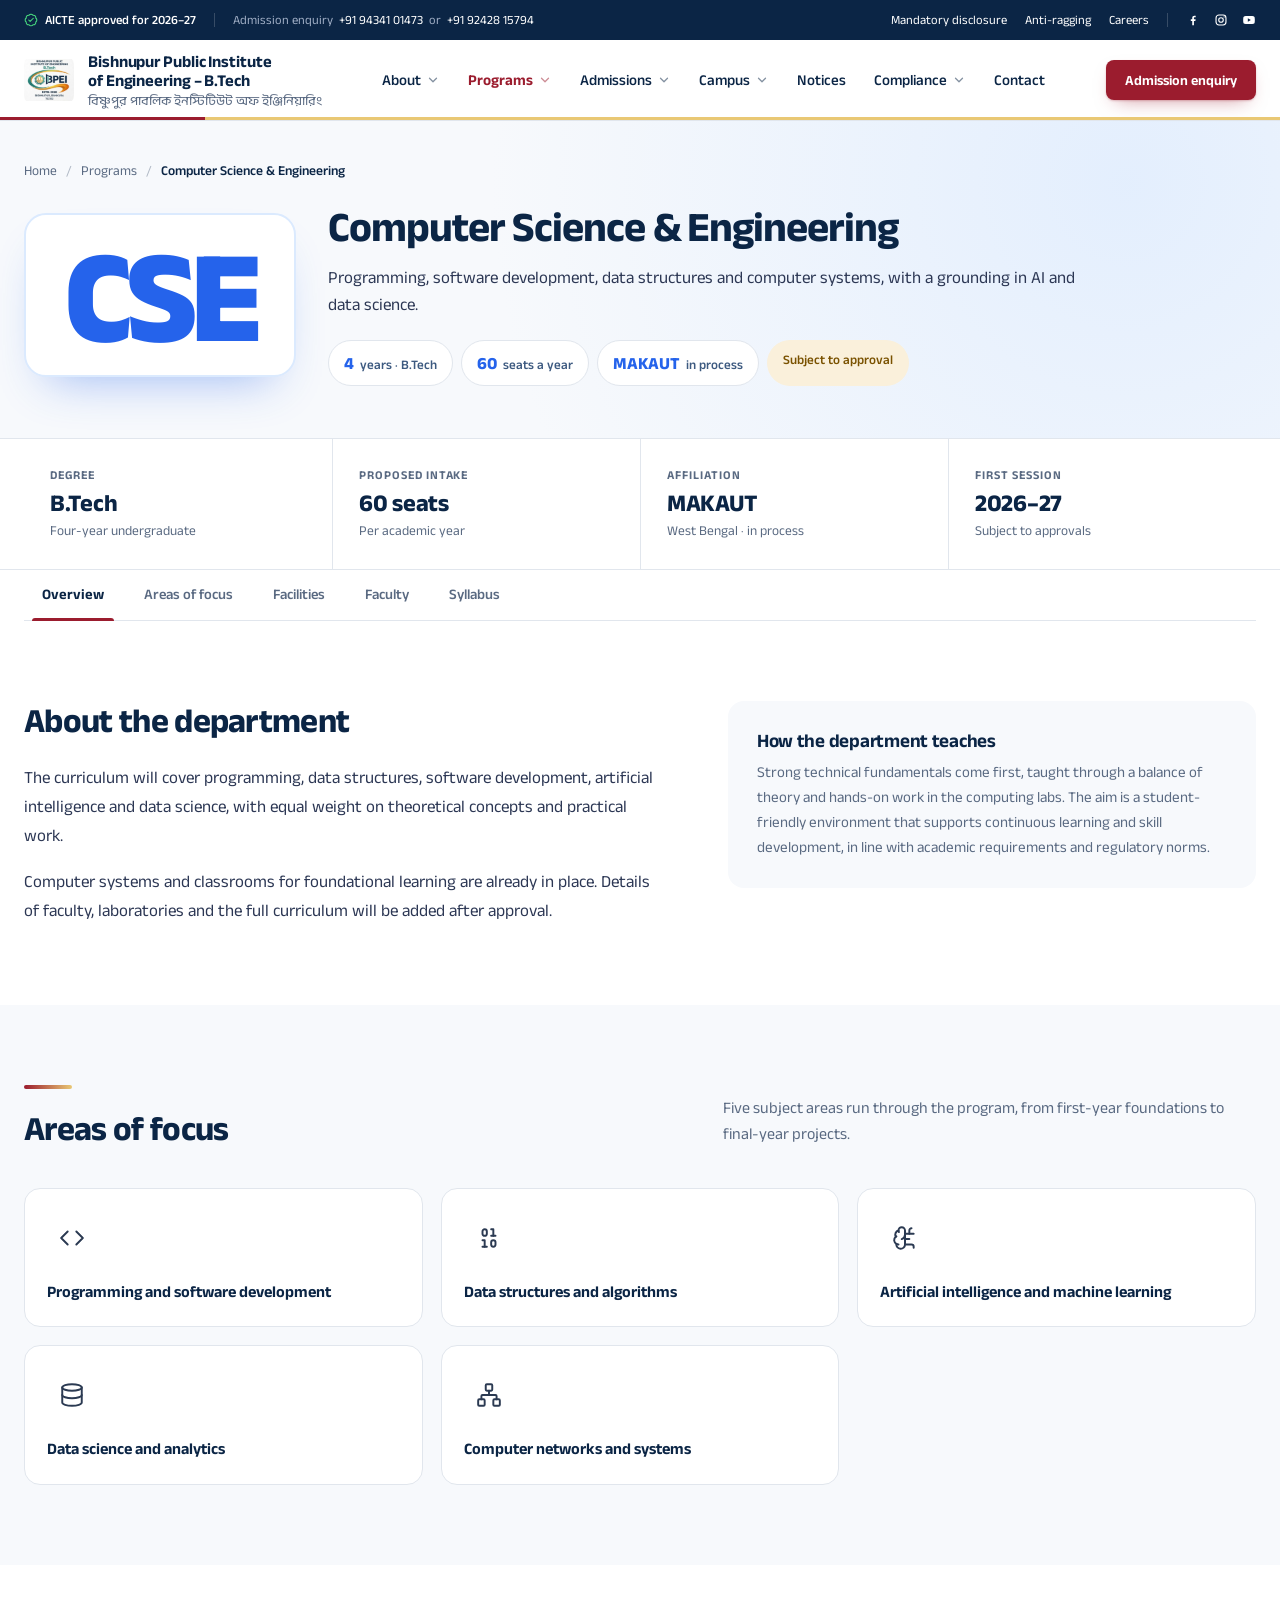
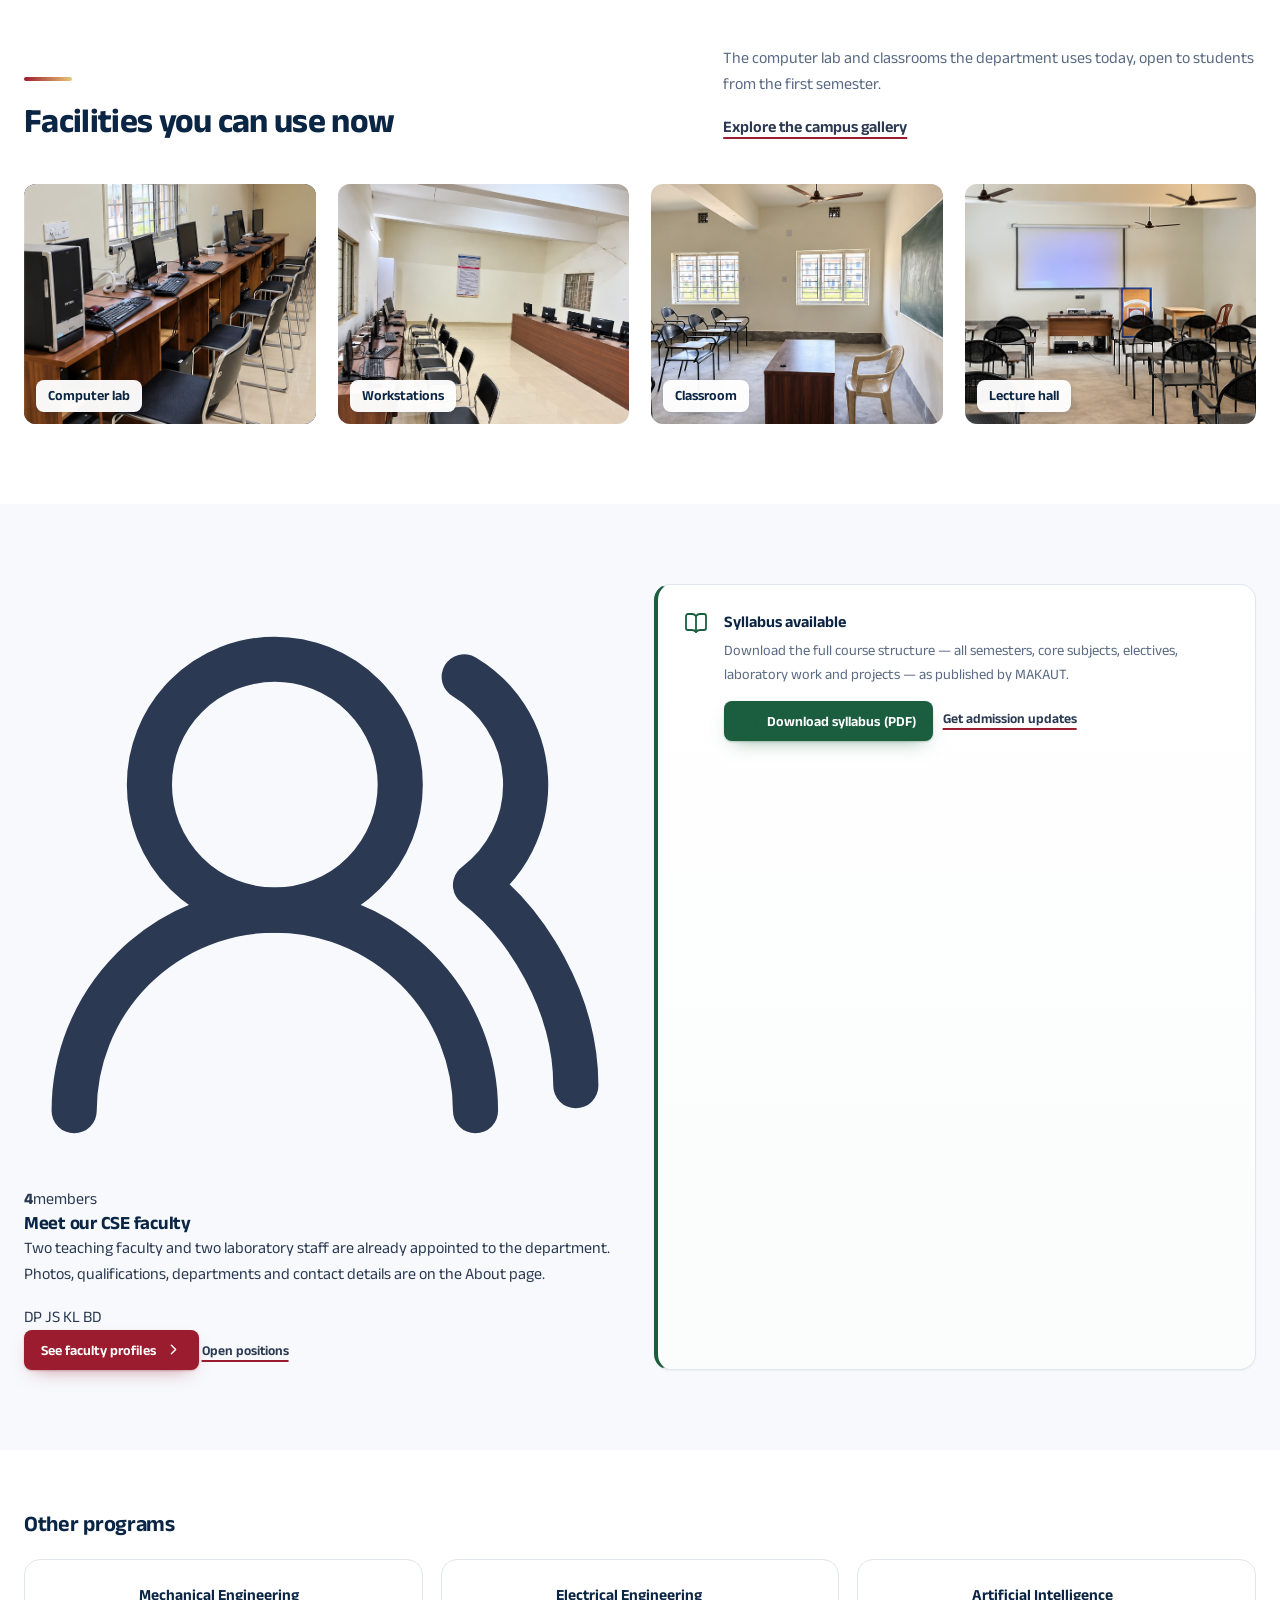
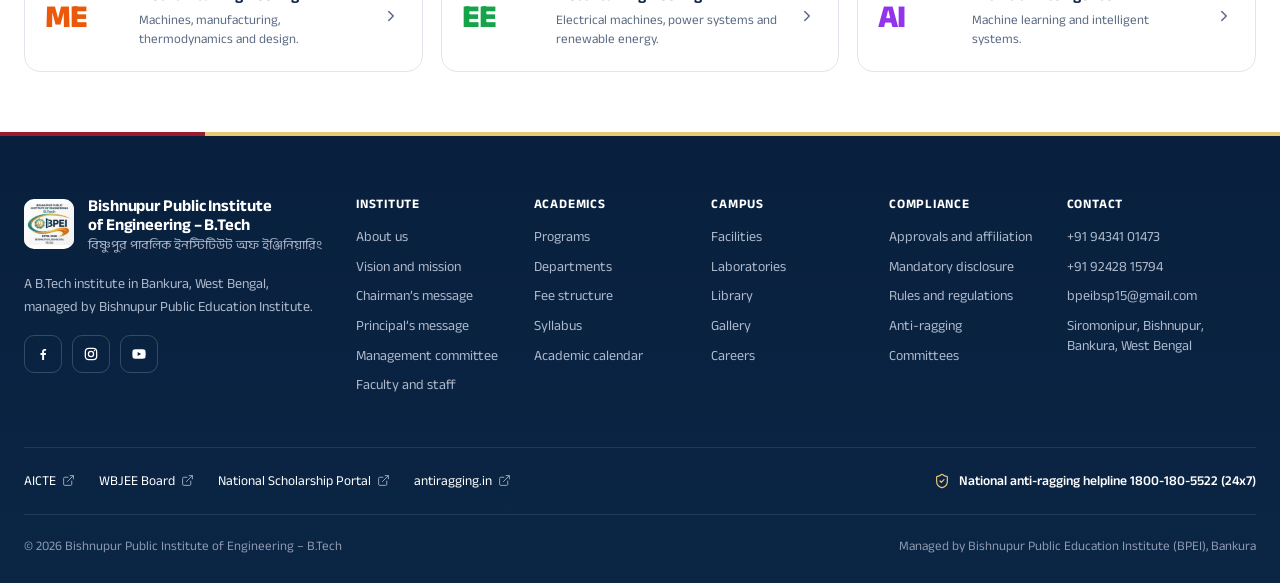
<file: computer-science-engineering.html>
<!doctype html>
<html lang="en">
<head>
<meta charset="utf-8">
<meta name="viewport" content="width=device-width, initial-scale=1">
<title>Computer Science &amp; Engineering | BPIE B.Tech</title>
<meta name="description" content="A proposed department building foundations in computing, programming and modern technologies, with a strong focus on analytical thinking and problem-solving.">
<link rel="canonical" href="https://btech.bpie.org.in/computer-science-engineering.html">
<meta name="theme-color" content="#17213D">
<meta property="og:type" content="website">
<meta property="og:site_name" content="BPIE B.Tech">
<meta property="og:title" content="Computer Science &amp; Engineering | BPIE B.Tech">
<meta property="og:description" content="A proposed department building foundations in computing, programming and modern technologies, with a strong focus on analytical thinking and problem-solving.">
<meta property="og:url" content="https://btech.bpie.org.in/computer-science-engineering.html">
<link rel="icon" href="assets/img/logo.jpeg" type="image/jpeg">
<link rel="preload" href="assets/fonts/anek-latin-latin-standard-normal.woff2" as="font" type="font/woff2" crossorigin>
<link rel="stylesheet" href="assets/css/styles.css">
<script src="assets/js/main.js" defer></script>
<noscript><style>
  @media (max-width:1199px){.menu-btn{display:none!important}.drawer[hidden],.drawer .sub[hidden]{display:block!important}.drawer-panel{position:static;box-shadow:none;max-height:none}}
</style></noscript>
</head>
<body>
<a class="skip" href="#main">Skip to content</a>
<div class="util"><div class="wrap">
  <div class="util-l">
    <a class="ok" href="compliance.html#approvals"><svg aria-hidden="true" class="ic lucide lucide-badge-check" xmlns="http://www.w3.org/2000/svg" viewBox="0 0 24 24" fill="none" stroke="currentColor" stroke-width="1.8" stroke-linecap="round" stroke-linejoin="round" > <path d="M3.85 8.62a4 4 0 0 1 4.78-4.77 4 4 0 0 1 6.74 0 4 4 0 0 1 4.78 4.78 4 4 0 0 1 0 6.74 4 4 0 0 1-4.77 4.78 4 4 0 0 1-6.75 0 4 4 0 0 1-4.78-4.77 4 4 0 0 1 0-6.76Z" /> <path d="m16 9-5.5 5.5L8 12" /> </svg>AICTE approved for 2026–27</a>
    <span class="sep" aria-hidden="true"></span>
    <span class="hide-m">Admission enquiry&nbsp; <a href="tel:+919434101473">+91 94341 01473</a>&nbsp; or&nbsp; <a href="tel:+919242815794">+91 92428 15794</a></span>
  </div>
  <div class="util-r">
    <a href="compliance.html#mandatory-disclosure">Mandatory disclosure</a><a href="compliance.html#anti-ragging">Anti-ragging</a><a href="notices.html#careers">Careers</a>
    <span class="sep" aria-hidden="true"></span>
    <span class="soc"><a href="https://www.facebook.com/profile.php?id=61574521413142" aria-label="Facebook" target="_blank" rel="noopener"><svg viewBox="0 0 24 24" aria-hidden="true" fill="currentColor"><path d="M13.6 21v-7.4h2.5l.4-3h-2.9V8.8c0-.9.3-1.5 1.5-1.5h1.5V4.6c-.3 0-1.2-.1-2.2-.1-2.2 0-3.7 1.3-3.7 3.8v2.3H8.2v3h2.5V21h2.9z"/></svg></a><a href="https://www.instagram.com/bpie_b.tech/" aria-label="Instagram" target="_blank" rel="noopener"><svg viewBox="0 0 24 24" aria-hidden="true" fill="none" stroke="currentColor" stroke-width="1.9"><rect x="3.5" y="3.5" width="17" height="17" rx="5"/><circle cx="12" cy="12" r="3.9"/><circle cx="17.3" cy="6.7" r="1" fill="currentColor" stroke="none"/></svg></a><a href="https://youtube.com/@bishnupurbtechcollege" aria-label="YouTube" target="_blank" rel="noopener"><svg viewBox="0 0 24 24" aria-hidden="true" fill="currentColor"><path d="M21.6 7.2a2.6 2.6 0 0 0-1.8-1.8C18.2 5 12 5 12 5s-6.2 0-7.8.4A2.6 2.6 0 0 0 2.4 7.2 27 27 0 0 0 2 12a27 27 0 0 0 .4 4.8 2.6 2.6 0 0 0 1.8 1.8C5.8 19 12 19 12 19s6.2 0 7.8-.4a2.6 2.6 0 0 0 1.8-1.8A27 27 0 0 0 22 12a27 27 0 0 0-.4-4.8zM10 15V9l5.2 3L10 15z"/></svg></a></span>
  </div>
</div></div>
<header class="hdr"><div class="wrap">
  <a class="brand" href="index.html" aria-label="Bishnupur Public Institute of Engineering – B.Tech, home"><img 
    class="emb" 
    src="assets/img/logo.jpeg" 
    alt="Bishnupur Public Institute of Engineering logo"
><span class="brand-t"><b>Bishnupur Public Institute<br>of Engineering – B.Tech</b><span lang="bn">বিষ্ণুপুর পাবলিক ইনস্টিটিউট অফ ইঞ্জিনিয়ারিং</span></span></a>
  <nav class="nav" aria-label="Main">
    <div class="nav-item">
      <button class="nav-link" type="button" aria-expanded="false" aria-controls="sub-about">About<svg aria-hidden="true" class="ic lucide lucide-chevron-down" xmlns="http://www.w3.org/2000/svg" viewBox="0 0 24 24" fill="none" stroke="currentColor" stroke-width="2.2" stroke-linecap="round" stroke-linejoin="round" > <path d="m6 9 6 6 6-6" /> </svg></button>
      <div class="nav-sub" id="sub-about"><a href="about.html">About the institute</a><a href="about.html#vision-and-mission">Vision and mission</a><a href="about.html#leadership">Leadership</a><a href="about.html#management">Management</a><a href="about.html#faculty-and-staff">Faculty and staff</a></div>
    </div>
    <div class="nav-item">
      <button class="nav-link on" type="button" aria-expanded="false" aria-controls="sub-programs">Programs<svg aria-hidden="true" class="ic lucide lucide-chevron-down" xmlns="http://www.w3.org/2000/svg" viewBox="0 0 24 24" fill="none" stroke="currentColor" stroke-width="2.2" stroke-linecap="round" stroke-linejoin="round" > <path d="m6 9 6 6 6-6" /> </svg></button>
      <div class="nav-sub" id="sub-programs"><a href="programs.html">All programs</a><a href="computer-science-engineering.html">Computer Science &amp; Engineering</a><a href="mechanical-engineering.html">Mechanical Engineering</a><a href="electrical-engineering.html">Electrical Engineering</a><a href="artificial-intelligence.html">Artificial Intelligence</a><a href="programs.html#fees-syllabus-and-calendar">Fees, syllabus and calendar</a></div>
    </div>
    <div class="nav-item">
      <button class="nav-link" type="button" aria-expanded="false" aria-controls="sub-admissions">Admissions<svg aria-hidden="true" class="ic lucide lucide-chevron-down" xmlns="http://www.w3.org/2000/svg" viewBox="0 0 24 24" fill="none" stroke="currentColor" stroke-width="2.2" stroke-linecap="round" stroke-linejoin="round" > <path d="m6 9 6 6 6-6" /> </svg></button>
      <div class="nav-sub" id="sub-admissions"><a href="admissions.html#approval-status">Admission status</a><a href="admissions.html#how-to-apply">How to apply</a><a href="admissions.html#eligibility-and-fees">Eligibility and fees</a><a href="admissions.html#questions">Admission questions</a><a href="admissions.html#enquiry">Ask the admission team</a></div>
    </div>
    <div class="nav-item">
      <button class="nav-link" type="button" aria-expanded="false" aria-controls="sub-campus">Campus<svg aria-hidden="true" class="ic lucide lucide-chevron-down" xmlns="http://www.w3.org/2000/svg" viewBox="0 0 24 24" fill="none" stroke="currentColor" stroke-width="2.2" stroke-linecap="round" stroke-linejoin="round" > <path d="m6 9 6 6 6-6" /> </svg></button>
      <div class="nav-sub" id="sub-campus"><a href="campus.html#academic-spaces">Academic spaces</a><a href="campus.html#labs-and-workshops">Labs and workshops</a><a href="campus.html#computing-and-library">Computing and library</a><a href="campus.html#support-and-safety">Support and safety</a><a href="campus.html#gallery">Gallery</a></div>
    </div>
    <a class="nav-link" href="notices.html">Notices</a>
    <div class="nav-item">
      <button class="nav-link" type="button" aria-expanded="false" aria-controls="sub-compliance">Compliance<svg aria-hidden="true" class="ic lucide lucide-chevron-down" xmlns="http://www.w3.org/2000/svg" viewBox="0 0 24 24" fill="none" stroke="currentColor" stroke-width="2.2" stroke-linecap="round" stroke-linejoin="round" > <path d="m6 9 6 6 6-6" /> </svg></button>
      <div class="nav-sub" id="sub-compliance"><a href="compliance.html#approvals">Approvals and affiliation</a><a href="compliance.html#mandatory-disclosure">Mandatory disclosure</a><a href="compliance.html#anti-ragging">Anti-ragging</a><a href="compliance.html#rules-and-regulations">Rules and regulations</a><a href="compliance.html#committees">Committees</a></div>
    </div>
    <a class="nav-link" href="contact.html">Contact</a>
  </nav>
  <div class="hdr-cta"><a class="btn btn-p btn-sm" href="contact.html#enquiry">Admission enquiry</a></div>
  <button class="menu-btn" type="button" aria-expanded="false" aria-controls="drawer" aria-label="Open menu"><svg aria-hidden="true" class="ic i-open lucide lucide-menu" xmlns="http://www.w3.org/2000/svg" viewBox="0 0 24 24" fill="none" stroke="currentColor" stroke-width="1.8" stroke-linecap="round" stroke-linejoin="round" > <path d="M4 5h16" /> <path d="M4 12h16" /> <path d="M4 19h16" /> </svg><svg aria-hidden="true" class="ic i-close lucide lucide-x" xmlns="http://www.w3.org/2000/svg" viewBox="0 0 24 24" fill="none" stroke="currentColor" stroke-width="1.8" stroke-linecap="round" stroke-linejoin="round" > <path d="M18 6 6 18" /> <path d="m6 6 12 12" /> </svg></button>
</div>
<div class="drawer" id="drawer" hidden><div class="drawer-panel">
  <button class="item" type="button" aria-expanded="false" aria-controls="d-about">About<svg aria-hidden="true" class="ic lucide lucide-chevron-down" xmlns="http://www.w3.org/2000/svg" viewBox="0 0 24 24" fill="none" stroke="currentColor" stroke-width="1.8" stroke-linecap="round" stroke-linejoin="round" > <path d="m6 9 6 6 6-6" /> </svg></button>
  <div class="sub" id="d-about" hidden><a href="about.html">About the institute</a><a href="about.html#vision-and-mission">Vision and mission</a><a href="about.html#leadership">Leadership</a><a href="about.html#management">Management</a><a href="about.html#faculty-and-staff">Faculty and staff</a></div>
  <button class="item on" type="button" aria-expanded="false" aria-controls="d-programs">Programs<svg aria-hidden="true" class="ic lucide lucide-chevron-down" xmlns="http://www.w3.org/2000/svg" viewBox="0 0 24 24" fill="none" stroke="currentColor" stroke-width="1.8" stroke-linecap="round" stroke-linejoin="round" > <path d="m6 9 6 6 6-6" /> </svg></button>
  <div class="sub" id="d-programs" hidden><a href="programs.html">All programs</a><a href="computer-science-engineering.html">Computer Science &amp; Engineering</a><a href="mechanical-engineering.html">Mechanical Engineering</a><a href="electrical-engineering.html">Electrical Engineering</a><a href="artificial-intelligence.html">Artificial Intelligence</a><a href="programs.html#fees-syllabus-and-calendar">Fees, syllabus and calendar</a></div>
  <button class="item" type="button" aria-expanded="false" aria-controls="d-admissions">Admissions<svg aria-hidden="true" class="ic lucide lucide-chevron-down" xmlns="http://www.w3.org/2000/svg" viewBox="0 0 24 24" fill="none" stroke="currentColor" stroke-width="1.8" stroke-linecap="round" stroke-linejoin="round" > <path d="m6 9 6 6 6-6" /> </svg></button>
  <div class="sub" id="d-admissions" hidden><a href="admissions.html#approval-status">Admission status</a><a href="admissions.html#how-to-apply">How to apply</a><a href="admissions.html#eligibility-and-fees">Eligibility and fees</a><a href="admissions.html#questions">Admission questions</a><a href="admissions.html#enquiry">Ask the admission team</a></div>
  <button class="item" type="button" aria-expanded="false" aria-controls="d-campus">Campus<svg aria-hidden="true" class="ic lucide lucide-chevron-down" xmlns="http://www.w3.org/2000/svg" viewBox="0 0 24 24" fill="none" stroke="currentColor" stroke-width="1.8" stroke-linecap="round" stroke-linejoin="round" > <path d="m6 9 6 6 6-6" /> </svg></button>
  <div class="sub" id="d-campus" hidden><a href="campus.html#academic-spaces">Academic spaces</a><a href="campus.html#labs-and-workshops">Labs and workshops</a><a href="campus.html#computing-and-library">Computing and library</a><a href="campus.html#support-and-safety">Support and safety</a><a href="campus.html#gallery">Gallery</a></div>
  <a class="item" href="notices.html">Notices<svg aria-hidden="true" class="ic lucide lucide-chevron-right" xmlns="http://www.w3.org/2000/svg" viewBox="0 0 24 24" fill="none" stroke="currentColor" stroke-width="1.8" stroke-linecap="round" stroke-linejoin="round" > <path d="m9 18 6-6-6-6" /> </svg></a>
  <button class="item" type="button" aria-expanded="false" aria-controls="d-compliance">Compliance<svg aria-hidden="true" class="ic lucide lucide-chevron-down" xmlns="http://www.w3.org/2000/svg" viewBox="0 0 24 24" fill="none" stroke="currentColor" stroke-width="1.8" stroke-linecap="round" stroke-linejoin="round" > <path d="m6 9 6 6 6-6" /> </svg></button>
  <div class="sub" id="d-compliance" hidden><a href="compliance.html#approvals">Approvals and affiliation</a><a href="compliance.html#mandatory-disclosure">Mandatory disclosure</a><a href="compliance.html#anti-ragging">Anti-ragging</a><a href="compliance.html#rules-and-regulations">Rules and regulations</a><a href="compliance.html#committees">Committees</a></div>
  <a class="item" href="contact.html">Contact<svg aria-hidden="true" class="ic lucide lucide-chevron-right" xmlns="http://www.w3.org/2000/svg" viewBox="0 0 24 24" fill="none" stroke="currentColor" stroke-width="1.8" stroke-linecap="round" stroke-linejoin="round" > <path d="m9 18 6-6-6-6" /> </svg></a>
  <div class="dcta"><a class="btn btn-p" href="contact.html#enquiry">Admission enquiry</a><a class="btn btn-s" href="tel:+919434101473"><svg aria-hidden="true" class="ic lucide lucide-phone" xmlns="http://www.w3.org/2000/svg" viewBox="0 0 24 24" fill="none" stroke="currentColor" stroke-width="1.8" stroke-linecap="round" stroke-linejoin="round" > <path d="M13.832 16.568a1 1 0 0 0 1.213-.303l.355-.465A2 2 0 0 1 17 15h3a2 2 0 0 1 2 2v3a2 2 0 0 1-2 2A18 18 0 0 1 2 4a2 2 0 0 1 2-2h3a2 2 0 0 1 2 2v3a2 2 0 0 1-.8 1.6l-.468.351a1 1 0 0 0-.292 1.233 14 14 0 0 0 6.392 6.384" /> </svg>Call +91 94341 01473</a></div>
  <p class="dhelp">National anti-ragging helpline <a href="tel:18001805522">1800-180-5522</a> (24x7)</p>
</div></div>
</header>
<main id="main">
<section class="dhero" data-dept="cse">
  <div class="wrap">
    <nav class="crumb" aria-label="Breadcrumb"><a href="index.html">Home</a><span aria-hidden="true">/</span><a href="programs.html">Programs</a><span aria-hidden="true">/</span><b aria-current="page">Computer Science &amp; Engineering</b></nav>
    <div class="dhero-body">
      <div class="dhero-code" aria-hidden="true">CSE</div>
      <div class="dhero-txt">
        <h1>Computer Science &amp; Engineering</h1>
        <p class="intro">Programming, software development, data structures and computer systems, with a grounding in AI and data science.</p>
        <div class="dhero-badges">
          <span class="dhero-badge"><b>4</b>years · B.Tech</span>
          <span class="dhero-badge"><b>60</b>seats a year</span>
          <span class="dhero-badge"><b>MAKAUT</b>in process</span>
          <span class="dhero-badge dhero-badge--wait">Subject to approval</span>
        </div>
      </div>
    </div>
  </div>
</section>

<section class="dstats"><div class="wrap">
  <div class="dstat"><small>Degree</small><b>B.Tech</b><span>Four-year undergraduate</span></div>
  <div class="dstat"><small>Proposed intake</small><b>60 seats</b><span>Per academic year</span></div>
  <div class="dstat"><small>Affiliation</small><b>MAKAUT</b><span>West Bengal · in process</span></div>
  <div class="dstat"><small>First session</small><b>2026–27</b><span>Subject to approvals</span></div>
</div></section>

<div class="wrap"><nav class="tabs" aria-label="Department sections"><a class="on" href="#overview">Overview</a><a href="#areas-of-focus">Areas of focus</a><a href="#facilities">Facilities</a><a href="#faculty">Faculty</a><a href="#syllabus">Syllabus</a></nav></div>

<section class="sec" id="overview"><div class="wrap">
  <div class="about" style="margin:0">
    <div>
      <h2 class="h2">About the department</h2>
      <p class="lead-p" style="margin-top:24px">The curriculum will cover programming, data structures, software development, artificial intelligence and data science, with equal weight on theoretical concepts and practical work.</p>
      <p class="lead-p" style="margin:0">Computer systems and classrooms for foundational learning are already in place. Details of faculty, laboratories and the full curriculum will be added after approval.</p>
    </div>
    <div class="panel soft">
      <h3>How the department teaches</h3>
      <p style="margin:0">Strong technical fundamentals come first, taught through a balance of theory and hands-on work in the computing labs. The aim is a student-friendly environment that supports continuous learning and skill development, in line with academic requirements and regulatory norms.</p>
    </div>
  </div>
</div></section>

<section class="sec alt" id="areas-of-focus"><div class="wrap">
  <div class="sec-head" style="margin-bottom:40px"><h2>Areas of focus</h2><p>Five subject areas run through the program, from first-year foundations to final-year projects.</p></div>
  <div class="dfocus">
    <div class="dfitem"><span class="dfitem-icon"><svg viewBox="0 0 24 24" fill="none" stroke="currentColor" stroke-width="1.8" stroke-linecap="round" stroke-linejoin="round"><polyline points="16 18 22 12 16 6"/><polyline points="8 6 2 12 8 18"/></svg></span><b>Programming and software development</b></div>
    <div class="dfitem"><span class="dfitem-icon"><svg viewBox="0 0 24 24" fill="none" stroke="currentColor" stroke-width="1.8" stroke-linecap="round" stroke-linejoin="round"><rect x="14" y="14" width="4" height="6" rx="2"/><rect x="6" y="4" width="4" height="6" rx="2"/><path d="M6 20h4"/><path d="M14 10h4"/><path d="M6 14h2v6"/><path d="M14 4h2v6"/></svg></span><b>Data structures and algorithms</b></div>
    <div class="dfitem"><span class="dfitem-icon"><svg viewBox="0 0 24 24" fill="none" stroke="currentColor" stroke-width="1.8" stroke-linecap="round" stroke-linejoin="round"><path d="M12 5a3 3 0 1 0-5.997.125 4 4 0 0 0-2.526 5.77 4 4 0 0 0 .556 6.588A4 4 0 1 0 12 18Z"/><path d="M9 13a4.5 4.5 0 0 0 3-4"/><path d="M6.003 5.125A3 3 0 0 0 6.401 6.5"/><path d="M3.477 10.896a4 4 0 0 1 .585-.396"/><path d="M6 18a4 4 0 0 1-1.967-.516"/><path d="M12 13h4"/><path d="M12 18h6a2 2 0 0 1 2 2v1"/><path d="M12 8h8"/><path d="M16 8V5a2 2 0 0 1 2-2"/></svg></span><b>Artificial intelligence and machine learning</b></div>
    <div class="dfitem"><span class="dfitem-icon"><svg viewBox="0 0 24 24" fill="none" stroke="currentColor" stroke-width="1.8" stroke-linecap="round" stroke-linejoin="round"><ellipse cx="12" cy="5" rx="9" ry="3"/><path d="M3 5V19A9 3 0 0 0 21 19V5"/><path d="M3 12A9 3 0 0 0 21 12"/></svg></span><b>Data science and analytics</b></div>
    <div class="dfitem"><span class="dfitem-icon"><svg viewBox="0 0 24 24" fill="none" stroke="currentColor" stroke-width="1.8" stroke-linecap="round" stroke-linejoin="round"><rect x="16" y="16" width="6" height="6" rx="1"/><rect x="2" y="16" width="6" height="6" rx="1"/><rect x="9" y="2" width="6" height="6" rx="1"/><path d="M5 16v-3a1 1 0 0 1 1-1h12a1 1 0 0 1 1 1v3"/><path d="M12 12V8"/></svg></span><b>Computer networks and systems</b></div>
  </div>
</div></section>

<section class="sec" id="facilities"><div class="wrap">
  <div class="sec-head"><h2>Facilities you can use now</h2><div class="aside"><p>The computer lab and classrooms the department uses today, open to students from the first semester.</p><a class="lnk" href="campus.html#gallery">Explore the campus gallery</a></div></div>
  <div class="four">
    <figure class="ph dark" style="height:240px"><svg viewBox="0 0 24 24" fill="none" stroke="currentColor" stroke-width="1.3" stroke-linecap="round" stroke-linejoin="round"><rect width="20" height="14" x="2" y="3" rx="2"/><line x1="8" x2="16" y1="21" y2="21"/><line x1="12" x2="12" y1="17" y2="21"/></svg><img src="./assets/img/computer cen.png" alt="Computer lab infrastructure" loading="lazy" decoding="async" onerror="this.remove()"><figcaption><b>Computer lab</b></figcaption></figure>
    <figure class="ph" style="height:240px"><svg viewBox="0 0 24 24" fill="none" stroke="currentColor" stroke-width="1.3" stroke-linecap="round" stroke-linejoin="round"><path d="m9 10 2 2 4-4"/><rect width="20" height="14" x="2" y="3" rx="2"/><path d="M12 17v4"/><path d="M8 21h8"/></svg><img src="./assets/img/com lab.png" alt="Computer workstations" loading="lazy" decoding="async" onerror="this.remove()"><figcaption><b>Workstations</b></figcaption></figure>
    <figure class="ph" style="height:240px"><svg viewBox="0 0 24 24" fill="none" stroke="currentColor" stroke-width="1.3" stroke-linecap="round" stroke-linejoin="round"><path d="M2 3h20"/><path d="M21 3v11a2 2 0 0 1-2 2H5a2 2 0 0 1-2-2V3"/><path d="m7 21 5-5 5 5"/></svg><img src="./assets/img/tutorial room.png" alt="Classroom" loading="lazy" decoding="async" onerror="this.remove()"><figcaption><b>Classroom</b></figcaption></figure>
    <figure class="ph" style="height:240px"><svg viewBox="0 0 24 24" fill="none" stroke="currentColor" stroke-width="1.3" stroke-linecap="round" stroke-linejoin="round"><path d="M19 9V6a2 2 0 0 0-2-2H7a2 2 0 0 0-2 2v3"/><path d="M3 16a2 2 0 0 0 2 2h14a2 2 0 0 0 2-2v-5a2 2 0 0 0-4 0v1.5a.5.5 0 0 1-.5.5h-9a.5.5 0 0 1-.5-.5V11a2 2 0 0 0-4 0z"/><path d="M5 18v2"/><path d="M19 18v2"/></svg><img src="./assets/img/seminar room.png" alt="Lecture hall" loading="lazy" decoding="async" onerror="this.remove()"><figcaption><b>Lecture hall</b></figcaption></figure>
  </div>
</div></section>

<section class="sec alt"><div class="wrap">
  <div class="two" style="gap:28px">
   <div class="fac-cta" id="faculty" data-dept="cse">
  <div class="fac-cta-top">
    <span class="fac-cta-icon" aria-hidden="true">
      <svg viewBox="0 0 24 24" fill="none" stroke="currentColor" stroke-width="1.8" stroke-linecap="round" stroke-linejoin="round"><path d="M18 21a8 8 0 0 0-16 0"/><circle cx="10" cy="8" r="5"/><path d="M22 20c0-3.37-2-6.5-4-8a5 5 0 0 0-.45-8.3"/></svg>
    </span>
    <span class="fac-cta-count"><b>4</b>members</span>
  </div>
  <h3>Meet our CSE faculty</h3>
  <p>Two teaching faculty and two laboratory staff are already appointed to the department. Photos, qualifications, departments and contact details are on the About page.</p>
  <div class="fac-cta-avatars" aria-hidden="true">
    <span class="fac-cta-av">DP</span>
    <span class="fac-cta-av">JS</span>
    <span class="fac-cta-av">KL</span>
    <span class="fac-cta-av">BD</span>
  </div>
  <div class="fac-cta-actions">
    <a class="btn btn-p btn-sm fac-cta-btn" href="about.html#faculty-and-staff">
      See faculty profiles
      <svg viewBox="0 0 24 24" fill="none" stroke="currentColor" stroke-width="2" stroke-linecap="round" stroke-linejoin="round"><path d="m9 18 6-6-6-6"/></svg>
    </a>
    <a class="lnk" href="notices.html#careers" style="font-size:13.5px">Open positions</a>
  </div>
</div>
  <div class="empty empty--ok" id="syllabus">
  <svg aria-hidden="true" class="ic lucide lucide-book-open" xmlns="http://www.w3.org/2000/svg" viewBox="0 0 24 24" fill="none" stroke="currentColor" stroke-width="1.8" stroke-linecap="round" stroke-linejoin="round">
    <path d="M12 5v16"/>
    <path d="M20.001 19A2 2 0 0022 17V5a2 2 0 00-1.999-2L16 3.002A5 5 0 0012 5a5 5 0 00-4-2H4a2 2 0 00-2 2v12a2 2 0 001.999 2H8a5 5 0 014 2 5 5 0 014-2z"/>
  </svg>
  <div>
    <b>Syllabus available</b>
    <p>Download the full course structure — all semesters, core subjects, electives, laboratory work and projects — as published by MAKAUT.</p>
    <div class="empty-actions">
      <a class="btn btn-dl btn-sm" href="https://makautexam.net/aicte_details/Syllabus/CSIT/AllSem25.pdf" target="_blank" rel="noopener" aria-label="Open the MAKAUT syllabus PDF in a new tab">
        <svg viewBox="0 0 24 24" fill="none" stroke="currentColor" stroke-width="2" stroke-linecap="round" stroke-linejoin="round">
          <path d="M6 22a2 2 0 0 1-2-2V4a2 2 0 0 1 2-2h8a2.4 2.4 0 0 1 1.704.706l3.588 3.588A2.4 2.4 0 0 1 20 8v12a2 2 0 0 1-2 2z"/>
          <path d="M14 2v5a1 1 0 0 0 1 1h5"/>
          <path d="M12 18v-6"/>
          <path d="m9 15 3 3 3-3"/>
        </svg>
        Download syllabus (PDF)
      </a>
      <a class="lnk" href="admissions.html#notify" style="font-size:13.5px">Get admission updates</a>
    </div>
  </div>
</div>
  </div>
</div></section>

<section class="sec tight"><div class="wrap">
  <h2 class="h3" style="margin-bottom:22px">Other programs</h2>
  <div class="dothers">
    <a class="dother" href="mechanical-engineering.html" data-c="me"><span class="dother-code">ME</span><span><b>Mechanical Engineering</b><small>Machines, manufacturing, thermodynamics and design.</small></span><svg viewBox="0 0 24 24" fill="none" stroke="currentColor" stroke-width="2" stroke-linecap="round" stroke-linejoin="round"><path d="m9 18 6-6-6-6"/></svg></a>
    <a class="dother" href="electrical-engineering.html" data-c="ee"><span class="dother-code">EE</span><span><b>Electrical Engineering</b><small>Electrical machines, power systems and renewable energy.</small></span><svg viewBox="0 0 24 24" fill="none" stroke="currentColor" stroke-width="2" stroke-linecap="round" stroke-linejoin="round"><path d="m9 18 6-6-6-6"/></svg></a>
    <a class="dother" href="artificial-intelligence.html" data-c="ai"><span class="dother-code">AI</span><span><b>Artificial Intelligence</b><small>Machine learning and intelligent systems.</small></span><svg viewBox="0 0 24 24" fill="none" stroke="currentColor" stroke-width="2" stroke-linecap="round" stroke-linejoin="round"><path d="m9 18 6-6-6-6"/></svg></a>
  </div>
</div></section>
</main>
<footer class="ftr"><div class="wrap">
  <div class="top">
    <div>
      <a class="brand" href="index.html" aria-label="Home"><img
  class="emb"
  src="assets/img/logo.jpeg"
  alt="Bishnupur Public Institute of Engineering logo"
/><span class="brand-t"><b>Bishnupur Public Institute<br>of Engineering – B.Tech</b><span lang="bn">বিষ্ণুপুর পাবলিক ইনস্টিটিউট অফ ইঞ্জিনিয়ারিং</span></span></a>
      <p class="about-t">A B.Tech institute in Bankura, West Bengal, managed by Bishnupur Public Education Institute.</p>
      <div class="soc"><a href="https://www.facebook.com/profile.php?id=61574521413142" aria-label="Facebook" target="_blank" rel="noopener"><svg viewBox="0 0 24 24" aria-hidden="true" fill="currentColor"><path d="M13.6 21v-7.4h2.5l.4-3h-2.9V8.8c0-.9.3-1.5 1.5-1.5h1.5V4.6c-.3 0-1.2-.1-2.2-.1-2.2 0-3.7 1.3-3.7 3.8v2.3H8.2v3h2.5V21h2.9z"/></svg></a><a href="https://www.instagram.com/bpie_b.tech/" aria-label="Instagram" target="_blank" rel="noopener"><svg viewBox="0 0 24 24" aria-hidden="true" fill="none" stroke="currentColor" stroke-width="1.9"><rect x="3.5" y="3.5" width="17" height="17" rx="5"/><circle cx="12" cy="12" r="3.9"/><circle cx="17.3" cy="6.7" r="1" fill="currentColor" stroke="none"/></svg></a><a href="https://youtube.com/@bishnupurbtechcollege" aria-label="YouTube" target="_blank" rel="noopener"><svg viewBox="0 0 24 24" aria-hidden="true" fill="currentColor"><path d="M21.6 7.2a2.6 2.6 0 0 0-1.8-1.8C18.2 5 12 5 12 5s-6.2 0-7.8.4A2.6 2.6 0 0 0 2.4 7.2 27 27 0 0 0 2 12a27 27 0 0 0 .4 4.8 2.6 2.6 0 0 0 1.8 1.8C5.8 19 12 19 12 19s6.2 0 7.8-.4a2.6 2.6 0 0 0 1.8-1.8A27 27 0 0 0 22 12a27 27 0 0 0-.4-4.8zM10 15V9l5.2 3L10 15z"/></svg></a></div>
    </div>
    <nav aria-label="Institute"><h5>Institute</h5><ul><li><a href="about.html">About us</a></li><li><a href="about.html#vision-and-mission">Vision and mission</a></li><li><a href="about.html#chairman">Chairman’s message</a></li><li><a href="about.html#principal">Principal’s message</a></li><li><a href="about.html#management">Management committee</a></li><li><a href="about.html#faculty-and-staff">Faculty and staff</a></li></ul></nav>
    <nav aria-label="Academics"><h5>Academics</h5><ul><li><a href="programs.html">Programs</a></li><li><a href="programs.html#compare-the-programs">Departments</a></li><li><a href="programs.html#fees">Fee structure</a></li><li><a href="programs.html#syllabus">Syllabus</a></li><li><a href="programs.html#calendar">Academic calendar</a></li></ul></nav>
    <nav aria-label="Campus"><h5>Campus</h5><ul><li><a href="campus.html">Facilities</a></li><li><a href="campus.html#labs-and-workshops">Laboratories</a></li><li><a href="campus.html#computing-and-library">Library</a></li><li><a href="campus.html#gallery">Gallery</a></li><li><a href="notices.html#careers">Careers</a></li></ul></nav>
    <nav aria-label="Compliance"><h5>Compliance</h5><ul><li><a href="compliance.html#approvals">Approvals and affiliation</a></li><li><a href="compliance.html#mandatory-disclosure">Mandatory disclosure</a></li><li><a href="compliance.html#rules-and-regulations">Rules and regulations</a></li><li><a href="compliance.html#anti-ragging">Anti-ragging</a></li><li><a href="compliance.html#committees">Committees</a></li></ul></nav>
    <div><h5>Contact</h5><ul><li><a href="tel:+919434101473">+91 94341 01473</a></li><li><a href="tel:+919242815794">+91 92428 15794</a></li><li><a href="mailto:bpeibsp15@gmail.com">bpeibsp15@gmail.com</a></li><li><a href="contact.html">Siromonipur, Bishnupur, Bankura, West Bengal</a></li></ul></div>
  </div>
  <div class="mid">
    <div class="links"><a href="https://www.aicte-india.org/" target="_blank" rel="noopener">AICTE<svg aria-hidden="true" class="ic lucide lucide-external-link" xmlns="http://www.w3.org/2000/svg" viewBox="0 0 24 24" fill="none" stroke="currentColor" stroke-width="1.8" stroke-linecap="round" stroke-linejoin="round" > <path d="M15 3h6v6" /> <path d="M10 14 21 3" /> <path d="M18 13v6a2 2 0 0 1-2 2H5a2 2 0 0 1-2-2V8a2 2 0 0 1 2-2h6" /> </svg></a><a href="https://wbjeeb.nic.in/" target="_blank" rel="noopener">WBJEE Board<svg aria-hidden="true" class="ic lucide lucide-external-link" xmlns="http://www.w3.org/2000/svg" viewBox="0 0 24 24" fill="none" stroke="currentColor" stroke-width="1.8" stroke-linecap="round" stroke-linejoin="round" > <path d="M15 3h6v6" /> <path d="M10 14 21 3" /> <path d="M18 13v6a2 2 0 0 1-2 2H5a2 2 0 0 1-2-2V8a2 2 0 0 1 2-2h6" /> </svg></a><a href="https://scholarships.gov.in/" target="_blank" rel="noopener">National Scholarship Portal<svg aria-hidden="true" class="ic lucide lucide-external-link" xmlns="http://www.w3.org/2000/svg" viewBox="0 0 24 24" fill="none" stroke="currentColor" stroke-width="1.8" stroke-linecap="round" stroke-linejoin="round" > <path d="M15 3h6v6" /> <path d="M10 14 21 3" /> <path d="M18 13v6a2 2 0 0 1-2 2H5a2 2 0 0 1-2-2V8a2 2 0 0 1 2-2h6" /> </svg></a><a href="https://www.antiragging.in/" target="_blank" rel="noopener">antiragging.in<svg aria-hidden="true" class="ic lucide lucide-external-link" xmlns="http://www.w3.org/2000/svg" viewBox="0 0 24 24" fill="none" stroke="currentColor" stroke-width="1.8" stroke-linecap="round" stroke-linejoin="round" > <path d="M15 3h6v6" /> <path d="M10 14 21 3" /> <path d="M18 13v6a2 2 0 0 1-2 2H5a2 2 0 0 1-2-2V8a2 2 0 0 1 2-2h6" /> </svg></a></div>
    <a class="help" href="tel:18001805522"><svg aria-hidden="true" class="ic lucide lucide-shield-check" xmlns="http://www.w3.org/2000/svg" viewBox="0 0 24 24" fill="none" stroke="currentColor" stroke-width="1.8" stroke-linecap="round" stroke-linejoin="round" > <path d="M20 13c0 5-3.5 7.5-7.66 8.95a1 1 0 0 1-.67-.01C7.5 20.5 4 18 4 13V6a1 1 0 0 1 1-1c2 0 4.5-1.2 6.24-2.72a1.17 1.17 0 0 1 1.52 0C14.51 3.81 17 5 19 5a1 1 0 0 1 1 1z" /> <path d="m9 12 2 2 4-4" /> </svg>National anti-ragging helpline 1800-180-5522 (24x7)</a>
  </div>
  <div class="bottom"><span>© <span data-year>2026</span> Bishnupur Public Institute of Engineering – B.Tech</span><span>Managed by Bishnupur Public Education Institute (BPEI), Bankura</span></div>
</div></footer>
</body>
</html>
</file>
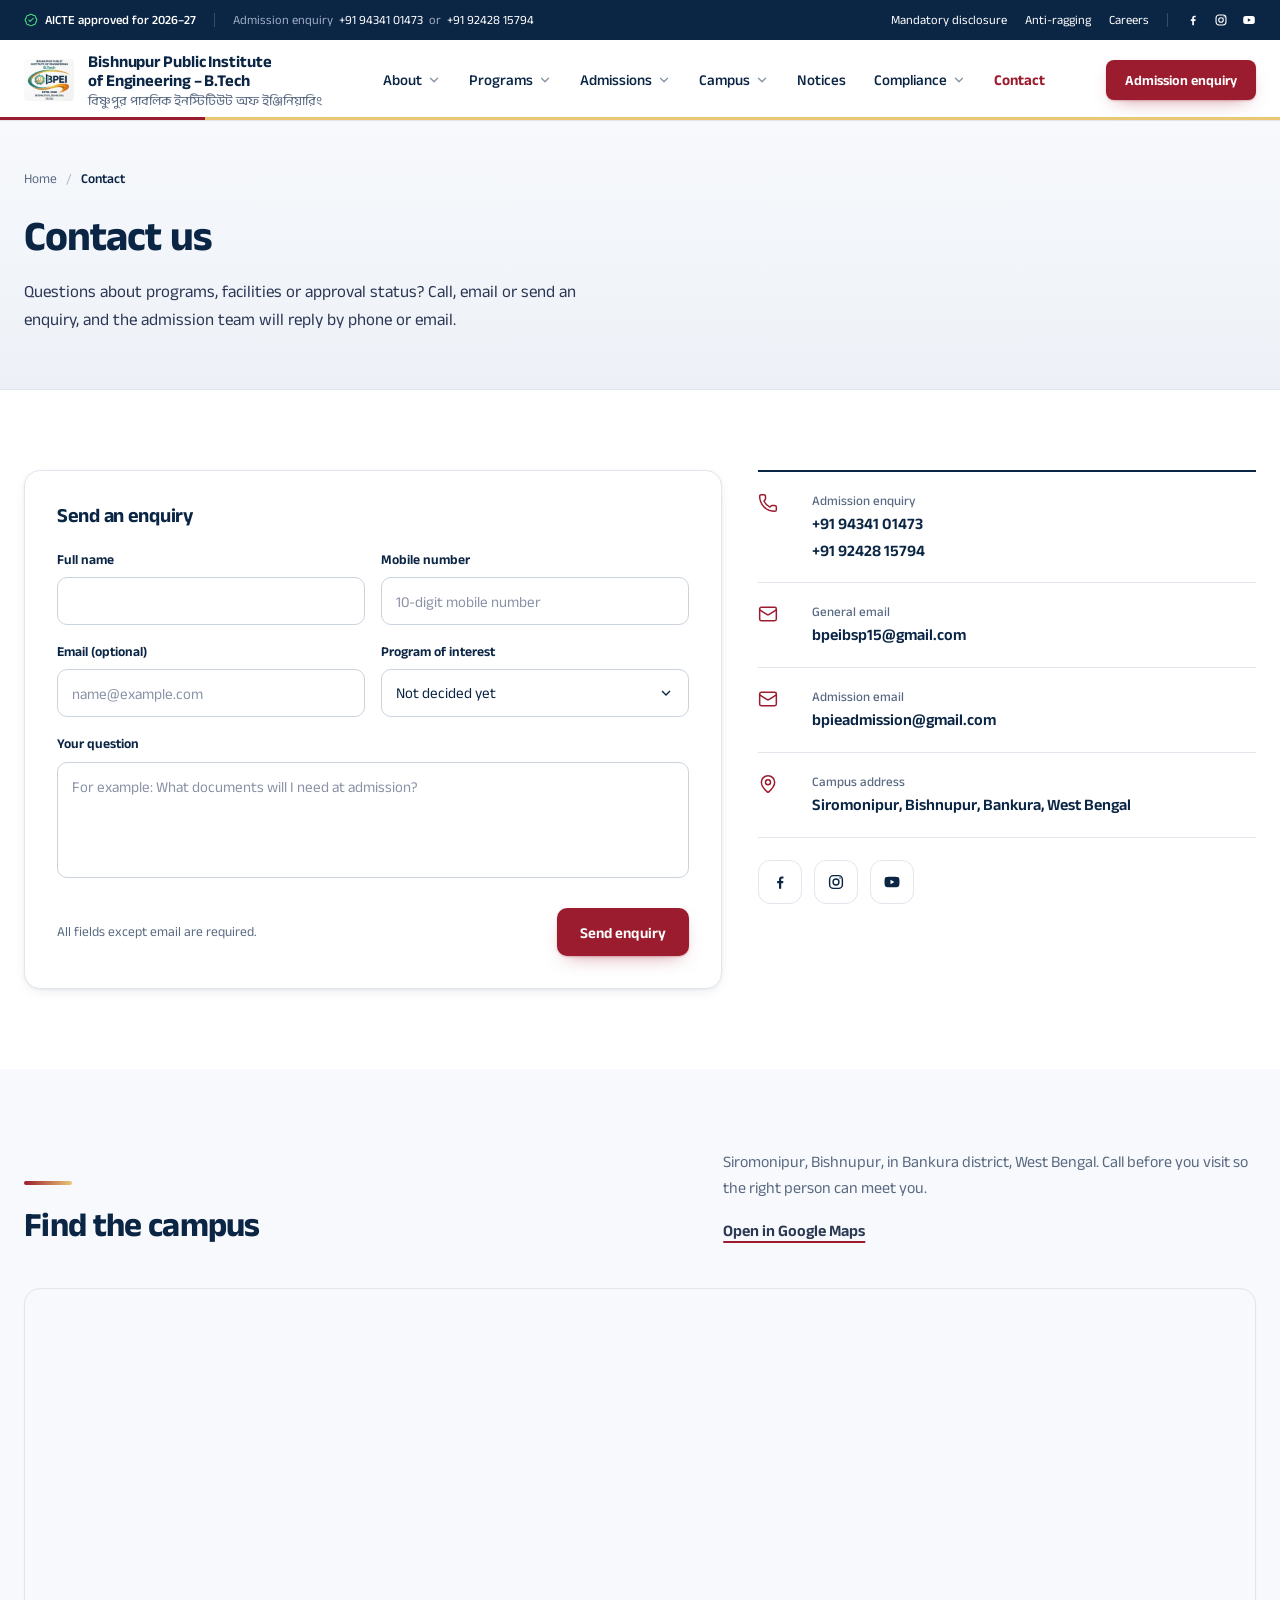
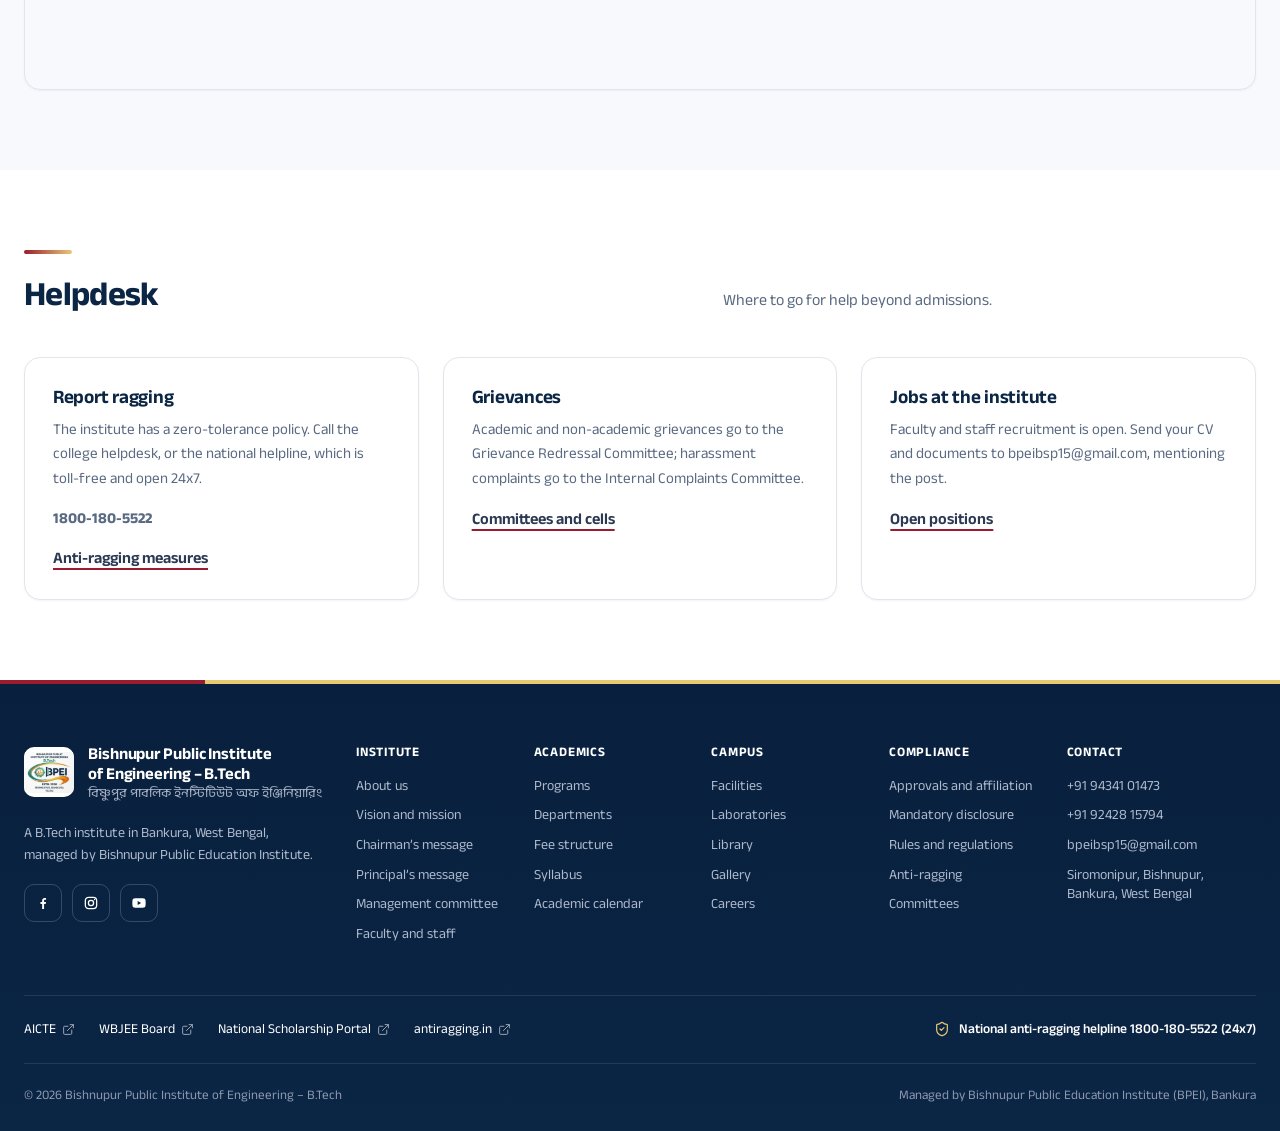
<file: contact.html>
<!doctype html>
<html lang="en">
<head>
<meta charset="utf-8">
<meta name="viewport" content="width=device-width, initial-scale=1">
<title>Contact us | BPIE B.Tech</title>
<meta name="description" content="Admission enquiry numbers, email, the campus address at Siromonipur, Bishnupur, Bankura, and an enquiry form.">
<link rel="canonical" href="https://btech.bpie.org.in/contact.html">
<meta name="theme-color" content="#17213D">
<meta property="og:type" content="website">
<meta property="og:site_name" content="BPIE B.Tech">
<meta property="og:title" content="Contact us | BPIE B.Tech">
<meta property="og:description" content="Admission enquiry numbers, email, the campus address at Siromonipur, Bishnupur, Bankura, and an enquiry form.">
<meta property="og:url" content="https://btech.bpie.org.in/contact.html">
<link rel="icon" href="assets/img/logo.jpeg" type="image/jpeg">
<link rel="preload" href="assets/fonts/anek-latin-latin-standard-normal.woff2" as="font" type="font/woff2" crossorigin>
<link rel="stylesheet" href="assets/css/styles.css">
<script src="assets/js/main.js" defer></script>
<noscript><style>
  @media (max-width:1199px){.menu-btn{display:none!important}.drawer[hidden],.drawer .sub[hidden]{display:block!important}.drawer-panel{position:static;box-shadow:none;max-height:none}}
</style></noscript>
</head>
<body>
<a class="skip" href="#main">Skip to content</a>
<div class="util"><div class="wrap">
  <div class="util-l">
    <a class="ok" href="compliance.html#approvals"><svg aria-hidden="true" class="ic lucide lucide-badge-check" xmlns="http://www.w3.org/2000/svg" viewBox="0 0 24 24" fill="none" stroke="currentColor" stroke-width="1.8" stroke-linecap="round" stroke-linejoin="round" > <path d="M3.85 8.62a4 4 0 0 1 4.78-4.77 4 4 0 0 1 6.74 0 4 4 0 0 1 4.78 4.78 4 4 0 0 1 0 6.74 4 4 0 0 1-4.77 4.78 4 4 0 0 1-6.75 0 4 4 0 0 1-4.78-4.77 4 4 0 0 1 0-6.76Z" /> <path d="m16 9-5.5 5.5L8 12" /> </svg>AICTE approved for 2026–27</a>
    <span class="sep" aria-hidden="true"></span>
    <span class="hide-m">Admission enquiry&nbsp; <a href="tel:+919434101473">+91 94341 01473</a>&nbsp; or&nbsp; <a href="tel:+919242815794">+91 92428 15794</a></span>
  </div>
  <div class="util-r">
    <a href="compliance.html#mandatory-disclosure">Mandatory disclosure</a><a href="compliance.html#anti-ragging">Anti-ragging</a><a href="notices.html#careers">Careers</a>
    <span class="sep" aria-hidden="true"></span>
    <span class="soc"><a href="https://www.facebook.com/profile.php?id=61574521413142" aria-label="Facebook" target="_blank" rel="noopener"><svg viewBox="0 0 24 24" aria-hidden="true" fill="currentColor"><path d="M13.6 21v-7.4h2.5l.4-3h-2.9V8.8c0-.9.3-1.5 1.5-1.5h1.5V4.6c-.3 0-1.2-.1-2.2-.1-2.2 0-3.7 1.3-3.7 3.8v2.3H8.2v3h2.5V21h2.9z"/></svg></a><a href="https://www.instagram.com/bpie_b.tech/" aria-label="Instagram" target="_blank" rel="noopener"><svg viewBox="0 0 24 24" aria-hidden="true" fill="none" stroke="currentColor" stroke-width="1.9"><rect x="3.5" y="3.5" width="17" height="17" rx="5"/><circle cx="12" cy="12" r="3.9"/><circle cx="17.3" cy="6.7" r="1" fill="currentColor" stroke="none"/></svg></a><a href="https://youtube.com/@bishnupurbtechcollege" aria-label="YouTube" target="_blank" rel="noopener"><svg viewBox="0 0 24 24" aria-hidden="true" fill="currentColor"><path d="M21.6 7.2a2.6 2.6 0 0 0-1.8-1.8C18.2 5 12 5 12 5s-6.2 0-7.8.4A2.6 2.6 0 0 0 2.4 7.2 27 27 0 0 0 2 12a27 27 0 0 0 .4 4.8 2.6 2.6 0 0 0 1.8 1.8C5.8 19 12 19 12 19s6.2 0 7.8-.4a2.6 2.6 0 0 0 1.8-1.8A27 27 0 0 0 22 12a27 27 0 0 0-.4-4.8zM10 15V9l5.2 3L10 15z"/></svg></a></span>
  </div>
</div></div>
<header class="hdr"><div class="wrap">
  <a class="brand" href="index.html" aria-label="Bishnupur Public Institute of Engineering – B.Tech, home"><img 
    class="emb" 
    src="assets/img/logo.jpeg" 
    alt="Bishnupur Public Institute of Engineering logo"
><span class="brand-t"><b>Bishnupur Public Institute<br>of Engineering – B.Tech</b><span lang="bn">বিষ্ণুপুর পাবলিক ইনস্টিটিউট অফ ইঞ্জিনিয়ারিং</span></span></a>
  <nav class="nav" aria-label="Main">
    <div class="nav-item">
      <button class="nav-link" type="button" aria-expanded="false" aria-controls="sub-about">About<svg aria-hidden="true" class="ic lucide lucide-chevron-down" xmlns="http://www.w3.org/2000/svg" viewBox="0 0 24 24" fill="none" stroke="currentColor" stroke-width="2.2" stroke-linecap="round" stroke-linejoin="round" > <path d="m6 9 6 6 6-6" /> </svg></button>
      <div class="nav-sub" id="sub-about"><a href="about.html">About the institute</a><a href="about.html#vision-and-mission">Vision and mission</a><a href="about.html#leadership">Leadership</a><a href="about.html#management">Management</a><a href="about.html#faculty-and-staff">Faculty and staff</a></div>
    </div>
    <div class="nav-item">
      <button class="nav-link" type="button" aria-expanded="false" aria-controls="sub-programs">Programs<svg aria-hidden="true" class="ic lucide lucide-chevron-down" xmlns="http://www.w3.org/2000/svg" viewBox="0 0 24 24" fill="none" stroke="currentColor" stroke-width="2.2" stroke-linecap="round" stroke-linejoin="round" > <path d="m6 9 6 6 6-6" /> </svg></button>
      <div class="nav-sub" id="sub-programs"><a href="programs.html">All programs</a><a href="computer-science-engineering.html">Computer Science &amp; Engineering</a><a href="mechanical-engineering.html">Mechanical Engineering</a><a href="electrical-engineering.html">Electrical Engineering</a><a href="artificial-intelligence.html">Artificial Intelligence</a><a href="programs.html#fees-syllabus-and-calendar">Fees, syllabus and calendar</a></div>
    </div>
    <div class="nav-item">
      <button class="nav-link" type="button" aria-expanded="false" aria-controls="sub-admissions">Admissions<svg aria-hidden="true" class="ic lucide lucide-chevron-down" xmlns="http://www.w3.org/2000/svg" viewBox="0 0 24 24" fill="none" stroke="currentColor" stroke-width="2.2" stroke-linecap="round" stroke-linejoin="round" > <path d="m6 9 6 6 6-6" /> </svg></button>
      <div class="nav-sub" id="sub-admissions"><a href="admissions.html#approval-status">Admission status</a><a href="admissions.html#how-to-apply">How to apply</a><a href="admissions.html#eligibility-and-fees">Eligibility and fees</a><a href="admissions.html#questions">Admission questions</a><a href="admissions.html#enquiry">Ask the admission team</a></div>
    </div>
    <div class="nav-item">
      <button class="nav-link" type="button" aria-expanded="false" aria-controls="sub-campus">Campus<svg aria-hidden="true" class="ic lucide lucide-chevron-down" xmlns="http://www.w3.org/2000/svg" viewBox="0 0 24 24" fill="none" stroke="currentColor" stroke-width="2.2" stroke-linecap="round" stroke-linejoin="round" > <path d="m6 9 6 6 6-6" /> </svg></button>
      <div class="nav-sub" id="sub-campus"><a href="campus.html#academic-spaces">Academic spaces</a><a href="campus.html#labs-and-workshops">Labs and workshops</a><a href="campus.html#computing-and-library">Computing and library</a><a href="campus.html#support-and-safety">Support and safety</a><a href="campus.html#gallery">Gallery</a></div>
    </div>
    <a class="nav-link" href="notices.html">Notices</a>
    <div class="nav-item">
      <button class="nav-link" type="button" aria-expanded="false" aria-controls="sub-compliance">Compliance<svg aria-hidden="true" class="ic lucide lucide-chevron-down" xmlns="http://www.w3.org/2000/svg" viewBox="0 0 24 24" fill="none" stroke="currentColor" stroke-width="2.2" stroke-linecap="round" stroke-linejoin="round" > <path d="m6 9 6 6 6-6" /> </svg></button>
      <div class="nav-sub" id="sub-compliance"><a href="compliance.html#approvals">Approvals and affiliation</a><a href="compliance.html#mandatory-disclosure">Mandatory disclosure</a><a href="compliance.html#anti-ragging">Anti-ragging</a><a href="compliance.html#rules-and-regulations">Rules and regulations</a><a href="compliance.html#committees">Committees</a></div>
    </div>
    <a class="nav-link on" href="contact.html" aria-current="page">Contact</a>
  </nav>
  <div class="hdr-cta"><a class="btn btn-p btn-sm" href="contact.html#enquiry">Admission enquiry</a></div>
  <button class="menu-btn" type="button" aria-expanded="false" aria-controls="drawer" aria-label="Open menu"><svg aria-hidden="true" class="ic i-open lucide lucide-menu" xmlns="http://www.w3.org/2000/svg" viewBox="0 0 24 24" fill="none" stroke="currentColor" stroke-width="1.8" stroke-linecap="round" stroke-linejoin="round" > <path d="M4 5h16" /> <path d="M4 12h16" /> <path d="M4 19h16" /> </svg><svg aria-hidden="true" class="ic i-close lucide lucide-x" xmlns="http://www.w3.org/2000/svg" viewBox="0 0 24 24" fill="none" stroke="currentColor" stroke-width="1.8" stroke-linecap="round" stroke-linejoin="round" > <path d="M18 6 6 18" /> <path d="m6 6 12 12" /> </svg></button>
</div>
<div class="drawer" id="drawer" hidden><div class="drawer-panel">
  <button class="item" type="button" aria-expanded="false" aria-controls="d-about">About<svg aria-hidden="true" class="ic lucide lucide-chevron-down" xmlns="http://www.w3.org/2000/svg" viewBox="0 0 24 24" fill="none" stroke="currentColor" stroke-width="1.8" stroke-linecap="round" stroke-linejoin="round" > <path d="m6 9 6 6 6-6" /> </svg></button>
  <div class="sub" id="d-about" hidden><a href="about.html">About the institute</a><a href="about.html#vision-and-mission">Vision and mission</a><a href="about.html#leadership">Leadership</a><a href="about.html#management">Management</a><a href="about.html#faculty-and-staff">Faculty and staff</a></div>
  <button class="item" type="button" aria-expanded="false" aria-controls="d-programs">Programs<svg aria-hidden="true" class="ic lucide lucide-chevron-down" xmlns="http://www.w3.org/2000/svg" viewBox="0 0 24 24" fill="none" stroke="currentColor" stroke-width="1.8" stroke-linecap="round" stroke-linejoin="round" > <path d="m6 9 6 6 6-6" /> </svg></button>
  <div class="sub" id="d-programs" hidden><a href="programs.html">All programs</a><a href="computer-science-engineering.html">Computer Science &amp; Engineering</a><a href="mechanical-engineering.html">Mechanical Engineering</a><a href="electrical-engineering.html">Electrical Engineering</a><a href="artificial-intelligence.html">Artificial Intelligence</a><a href="programs.html#fees-syllabus-and-calendar">Fees, syllabus and calendar</a></div>
  <button class="item" type="button" aria-expanded="false" aria-controls="d-admissions">Admissions<svg aria-hidden="true" class="ic lucide lucide-chevron-down" xmlns="http://www.w3.org/2000/svg" viewBox="0 0 24 24" fill="none" stroke="currentColor" stroke-width="1.8" stroke-linecap="round" stroke-linejoin="round" > <path d="m6 9 6 6 6-6" /> </svg></button>
  <div class="sub" id="d-admissions" hidden><a href="admissions.html#approval-status">Admission status</a><a href="admissions.html#how-to-apply">How to apply</a><a href="admissions.html#eligibility-and-fees">Eligibility and fees</a><a href="admissions.html#questions">Admission questions</a><a href="admissions.html#enquiry">Ask the admission team</a></div>
  <button class="item" type="button" aria-expanded="false" aria-controls="d-campus">Campus<svg aria-hidden="true" class="ic lucide lucide-chevron-down" xmlns="http://www.w3.org/2000/svg" viewBox="0 0 24 24" fill="none" stroke="currentColor" stroke-width="1.8" stroke-linecap="round" stroke-linejoin="round" > <path d="m6 9 6 6 6-6" /> </svg></button>
  <div class="sub" id="d-campus" hidden><a href="campus.html#academic-spaces">Academic spaces</a><a href="campus.html#labs-and-workshops">Labs and workshops</a><a href="campus.html#computing-and-library">Computing and library</a><a href="campus.html#support-and-safety">Support and safety</a><a href="campus.html#gallery">Gallery</a></div>
  <a class="item" href="notices.html">Notices<svg aria-hidden="true" class="ic lucide lucide-chevron-right" xmlns="http://www.w3.org/2000/svg" viewBox="0 0 24 24" fill="none" stroke="currentColor" stroke-width="1.8" stroke-linecap="round" stroke-linejoin="round" > <path d="m9 18 6-6-6-6" /> </svg></a>
  <button class="item" type="button" aria-expanded="false" aria-controls="d-compliance">Compliance<svg aria-hidden="true" class="ic lucide lucide-chevron-down" xmlns="http://www.w3.org/2000/svg" viewBox="0 0 24 24" fill="none" stroke="currentColor" stroke-width="1.8" stroke-linecap="round" stroke-linejoin="round" > <path d="m6 9 6 6 6-6" /> </svg></button>
  <div class="sub" id="d-compliance" hidden><a href="compliance.html#approvals">Approvals and affiliation</a><a href="compliance.html#mandatory-disclosure">Mandatory disclosure</a><a href="compliance.html#anti-ragging">Anti-ragging</a><a href="compliance.html#rules-and-regulations">Rules and regulations</a><a href="compliance.html#committees">Committees</a></div>
  <a class="item on" href="contact.html">Contact<svg aria-hidden="true" class="ic lucide lucide-chevron-right" xmlns="http://www.w3.org/2000/svg" viewBox="0 0 24 24" fill="none" stroke="currentColor" stroke-width="1.8" stroke-linecap="round" stroke-linejoin="round" > <path d="m9 18 6-6-6-6" /> </svg></a>
  <div class="dcta"><a class="btn btn-p" href="contact.html#enquiry">Admission enquiry</a><a class="btn btn-s" href="tel:+919434101473"><svg aria-hidden="true" class="ic lucide lucide-phone" xmlns="http://www.w3.org/2000/svg" viewBox="0 0 24 24" fill="none" stroke="currentColor" stroke-width="1.8" stroke-linecap="round" stroke-linejoin="round" > <path d="M13.832 16.568a1 1 0 0 0 1.213-.303l.355-.465A2 2 0 0 1 17 15h3a2 2 0 0 1 2 2v3a2 2 0 0 1-2 2A18 18 0 0 1 2 4a2 2 0 0 1 2-2h3a2 2 0 0 1 2 2v3a2 2 0 0 1-.8 1.6l-.468.351a1 1 0 0 0-.292 1.233 14 14 0 0 0 6.392 6.384" /> </svg>Call +91 94341 01473</a></div>
  <p class="dhelp">National anti-ragging helpline <a href="tel:18001805522">1800-180-5522</a> (24x7)</p>
</div></div>
</header>
<main id="main">
<section class="phero"><div class="wrap">
  <div>
    <nav class="crumb" aria-label="Breadcrumb"><a href="index.html">Home</a><span aria-hidden="true">/</span><b aria-current="page">Contact</b></nav>
    <h1>Contact us</h1>
    <p class="intro">Questions about programs, facilities or approval status? Call, email or send an enquiry, and the admission team will reply by phone or email.</p>
  </div>
</div></section>
<section class="sec" id="enquiry"><div class="wrap">
  <div class="enq">
<form class="form" data-form="enquiry" data-endpoint="" data-success="Thank you. The admission team will reply by phone or email." novalidate>
  <h3>Send an enquiry</h3>
  <div class="frow">
    <div class="fld"><label for="enq-name">Full name</label><input id="enq-name" name="name" autocomplete="name" required data-label="your full name"></div>
    <div class="fld"><label for="enq-phone">Mobile number</label><input id="enq-phone" name="phone" type="tel" inputmode="tel" autocomplete="tel" placeholder="10-digit mobile number" required data-label="your mobile number"></div>
  </div>
  <div class="frow">
    <div class="fld"><label for="enq-email">Email (optional)</label><input id="enq-email" name="email" type="email" autocomplete="email" placeholder="name@example.com"></div>
    <div class="fld"><label for="enq-program">Program of interest</label><select id="enq-program" name="program"><option value="">Not decided yet</option><option>Computer Science &amp; Engineering</option><option>Mechanical Engineering</option><option>Electrical Engineering</option><option>Artificial Intelligence</option></select></div>
  </div>
  <div class="fld"><label for="enq-question">Your question</label><textarea id="enq-question" name="question" required data-label="your question" placeholder="For example: What documents will I need at admission?"></textarea></div>
  <div class="foot"><span>All fields except email are required.</span><button class="btn btn-p" type="submit">Send enquiry</button></div>
  <p class="form-status" role="status" aria-live="polite"></p>
</form>
    <div>
      <div class="clist">
        <div class="citem"><svg aria-hidden="true" class="ic lucide lucide-phone" xmlns="http://www.w3.org/2000/svg" viewBox="0 0 24 24" fill="none" stroke="currentColor" stroke-width="1.8" stroke-linecap="round" stroke-linejoin="round" > <path d="M13.832 16.568a1 1 0 0 0 1.213-.303l.355-.465A2 2 0 0 1 17 15h3a2 2 0 0 1 2 2v3a2 2 0 0 1-2 2A18 18 0 0 1 2 4a2 2 0 0 1 2-2h3a2 2 0 0 1 2 2v3a2 2 0 0 1-.8 1.6l-.468.351a1 1 0 0 0-.292 1.233 14 14 0 0 0 6.392 6.384" /> </svg><div><small>Admission enquiry</small><b><a href="tel:+919434101473">+91 94341 01473</a></b><br><b><a href="tel:+919242815794">+91 92428 15794</a></b></div></div>
        <div class="citem"><svg aria-hidden="true" class="ic lucide lucide-mail" xmlns="http://www.w3.org/2000/svg" viewBox="0 0 24 24" fill="none" stroke="currentColor" stroke-width="1.8" stroke-linecap="round" stroke-linejoin="round" > <path d="m22 7-8.991 5.727a2 2 0 0 1-2.009 0L2 7" /> <rect x="2" y="4" width="20" height="16" rx="2" /> </svg><div><small>General email</small><b><a href="mailto:bpeibsp15@gmail.com">bpeibsp15@gmail.com</a></b></div></div>
        <div class="citem"><svg aria-hidden="true" class="ic lucide lucide-mail" xmlns="http://www.w3.org/2000/svg" viewBox="0 0 24 24" fill="none" stroke="currentColor" stroke-width="1.8" stroke-linecap="round" stroke-linejoin="round" > <path d="m22 7-8.991 5.727a2 2 0 0 1-2.009 0L2 7" /> <rect x="2" y="4" width="20" height="16" rx="2" /> </svg><div><small>Admission email</small><b><a href="mailto:bpieadmission@gmail.com">bpieadmission@gmail.com</a></b></div></div>
        <div class="citem"><svg aria-hidden="true" class="ic lucide lucide-map-pin" xmlns="http://www.w3.org/2000/svg" viewBox="0 0 24 24" fill="none" stroke="currentColor" stroke-width="1.8" stroke-linecap="round" stroke-linejoin="round" > <path d="M20 10c0 4.993-5.539 10.193-7.399 11.799a1 1 0 0 1-1.202 0C9.539 20.193 4 14.993 4 10a8 8 0 0 1 16 0" /> <circle cx="12" cy="10" r="3" /> </svg><div><small>Campus address</small><b>Siromonipur, Bishnupur, Bankura, West Bengal</b></div></div>
      </div>
      <div class="soc-row"><a href="https://www.facebook.com/profile.php?id=61574521413142" aria-label="Facebook" target="_blank" rel="noopener"><svg viewBox="0 0 24 24" aria-hidden="true" fill="currentColor"><path d="M13.6 21v-7.4h2.5l.4-3h-2.9V8.8c0-.9.3-1.5 1.5-1.5h1.5V4.6c-.3 0-1.2-.1-2.2-.1-2.2 0-3.7 1.3-3.7 3.8v2.3H8.2v3h2.5V21h2.9z"/></svg></a><a href="https://www.instagram.com/bpie_b.tech/" aria-label="Instagram" target="_blank" rel="noopener"><svg viewBox="0 0 24 24" aria-hidden="true" fill="none" stroke="currentColor" stroke-width="1.9"><rect x="3.5" y="3.5" width="17" height="17" rx="5"/><circle cx="12" cy="12" r="3.9"/><circle cx="17.3" cy="6.7" r="1" fill="currentColor" stroke="none"/></svg></a><a href="https://youtube.com/@bishnupurbtechcollege" aria-label="YouTube" target="_blank" rel="noopener"><svg viewBox="0 0 24 24" aria-hidden="true" fill="currentColor"><path d="M21.6 7.2a2.6 2.6 0 0 0-1.8-1.8C18.2 5 12 5 12 5s-6.2 0-7.8.4A2.6 2.6 0 0 0 2.4 7.2 27 27 0 0 0 2 12a27 27 0 0 0 .4 4.8 2.6 2.6 0 0 0 1.8 1.8C5.8 19 12 19 12 19s6.2 0 7.8-.4a2.6 2.6 0 0 0 1.8-1.8A27 27 0 0 0 22 12a27 27 0 0 0-.4-4.8zM10 15V9l5.2 3L10 15z"/></svg></a></div>
    </div>
  </div>
</div></section>
<section class="sec alt" id="location"><div class="wrap">
  <div class="sec-head"><h2>Find the campus</h2><div class="aside"><p>Siromonipur, Bishnupur, in Bankura district, West Bengal. Call before you visit so the right person can meet you.</p><a class="lnk" href="https://www.google.com/maps/search/?api=1&amp;query=Bishnupur+Public+Institute+of+Engineering%2C+Siromonipur%2C+Bishnupur%2C+Bankura%2C+West+Bengal" target="_blank" rel="noopener">Open in Google Maps</a></div></div>
  <div class="map map-live"><iframe title="Map showing Bishnupur Public Institute of Engineering, Siromonipur, Bishnupur" src="https://maps.google.com/maps?q=Bishnupur%20Public%20Institute%20of%20Engineering%2C%20Siromonipur%2C%20Bishnupur%2C%20Bankura%2C%20West%20Bengal&amp;t=m&amp;z=13&amp;output=embed&amp;iwloc=near" loading="lazy" referrerpolicy="no-referrer-when-downgrade"></iframe></div>
</div></section>
<section class="sec" id="helpdesk"><div class="wrap">
  <div class="sec-head"><h2>Helpdesk</h2><p>Where to go for help beyond admissions.</p></div>
  <div class="three">
    <div class="panel"><h3>Report ragging</h3><p>The institute has a zero-tolerance policy. Call the college helpdesk, or the national helpline, which is toll-free and open 24x7.</p><p style="margin:0 0 14px"><b><a href="tel:18001805522">1800-180-5522</a></b></p><a class="lnk" href="compliance.html#anti-ragging">Anti-ragging measures</a></div>
    <div class="panel"><h3>Grievances</h3><p>Academic and non-academic grievances go to the Grievance Redressal Committee; harassment complaints go to the Internal Complaints Committee.</p><a class="lnk" href="compliance.html#committees">Committees and cells</a></div>
    <div class="panel"><h3>Jobs at the institute</h3><p>Faculty and staff recruitment is open. Send your CV and documents to bpeibsp15@gmail.com, mentioning the post.</p><a class="lnk" href="notices.html#careers">Open positions</a></div>
  </div>
</div></section>
</main>
<footer class="ftr"><div class="wrap">
  <div class="top">
    <div>
      <a class="brand" href="index.html" aria-label="Home"><img
  class="emb"
  src="assets/img/logo.jpeg"
  alt="Bishnupur Public Institute of Engineering logo"
/><span class="brand-t"><b>Bishnupur Public Institute<br>of Engineering – B.Tech</b><span lang="bn">বিষ্ণুপুর পাবলিক ইনস্টিটিউট অফ ইঞ্জিনিয়ারিং</span></span></a>
      <p class="about-t">A B.Tech institute in Bankura, West Bengal, managed by Bishnupur Public Education Institute.</p>
      <div class="soc"><a href="https://www.facebook.com/profile.php?id=61574521413142" aria-label="Facebook" target="_blank" rel="noopener"><svg viewBox="0 0 24 24" aria-hidden="true" fill="currentColor"><path d="M13.6 21v-7.4h2.5l.4-3h-2.9V8.8c0-.9.3-1.5 1.5-1.5h1.5V4.6c-.3 0-1.2-.1-2.2-.1-2.2 0-3.7 1.3-3.7 3.8v2.3H8.2v3h2.5V21h2.9z"/></svg></a><a href="https://www.instagram.com/bpie_b.tech/" aria-label="Instagram" target="_blank" rel="noopener"><svg viewBox="0 0 24 24" aria-hidden="true" fill="none" stroke="currentColor" stroke-width="1.9"><rect x="3.5" y="3.5" width="17" height="17" rx="5"/><circle cx="12" cy="12" r="3.9"/><circle cx="17.3" cy="6.7" r="1" fill="currentColor" stroke="none"/></svg></a><a href="https://youtube.com/@bishnupurbtechcollege" aria-label="YouTube" target="_blank" rel="noopener"><svg viewBox="0 0 24 24" aria-hidden="true" fill="currentColor"><path d="M21.6 7.2a2.6 2.6 0 0 0-1.8-1.8C18.2 5 12 5 12 5s-6.2 0-7.8.4A2.6 2.6 0 0 0 2.4 7.2 27 27 0 0 0 2 12a27 27 0 0 0 .4 4.8 2.6 2.6 0 0 0 1.8 1.8C5.8 19 12 19 12 19s6.2 0 7.8-.4a2.6 2.6 0 0 0 1.8-1.8A27 27 0 0 0 22 12a27 27 0 0 0-.4-4.8zM10 15V9l5.2 3L10 15z"/></svg></a></div>
    </div>
    <nav aria-label="Institute"><h5>Institute</h5><ul><li><a href="about.html">About us</a></li><li><a href="about.html#vision-and-mission">Vision and mission</a></li><li><a href="about.html#chairman">Chairman’s message</a></li><li><a href="about.html#principal">Principal’s message</a></li><li><a href="about.html#management">Management committee</a></li><li><a href="about.html#faculty-and-staff">Faculty and staff</a></li></ul></nav>
    <nav aria-label="Academics"><h5>Academics</h5><ul><li><a href="programs.html">Programs</a></li><li><a href="programs.html#compare-the-programs">Departments</a></li><li><a href="programs.html#fees">Fee structure</a></li><li><a href="programs.html#syllabus">Syllabus</a></li><li><a href="programs.html#calendar">Academic calendar</a></li></ul></nav>
    <nav aria-label="Campus"><h5>Campus</h5><ul><li><a href="campus.html">Facilities</a></li><li><a href="campus.html#labs-and-workshops">Laboratories</a></li><li><a href="campus.html#computing-and-library">Library</a></li><li><a href="campus.html#gallery">Gallery</a></li><li><a href="notices.html#careers">Careers</a></li></ul></nav>
    <nav aria-label="Compliance"><h5>Compliance</h5><ul><li><a href="compliance.html#approvals">Approvals and affiliation</a></li><li><a href="compliance.html#mandatory-disclosure">Mandatory disclosure</a></li><li><a href="compliance.html#rules-and-regulations">Rules and regulations</a></li><li><a href="compliance.html#anti-ragging">Anti-ragging</a></li><li><a href="compliance.html#committees">Committees</a></li></ul></nav>
    <div><h5>Contact</h5><ul><li><a href="tel:+919434101473">+91 94341 01473</a></li><li><a href="tel:+919242815794">+91 92428 15794</a></li><li><a href="mailto:bpeibsp15@gmail.com">bpeibsp15@gmail.com</a></li><li><a href="contact.html">Siromonipur, Bishnupur, Bankura, West Bengal</a></li></ul></div>
  </div>
  <div class="mid">
    <div class="links"><a href="https://www.aicte-india.org/" target="_blank" rel="noopener">AICTE<svg aria-hidden="true" class="ic lucide lucide-external-link" xmlns="http://www.w3.org/2000/svg" viewBox="0 0 24 24" fill="none" stroke="currentColor" stroke-width="1.8" stroke-linecap="round" stroke-linejoin="round" > <path d="M15 3h6v6" /> <path d="M10 14 21 3" /> <path d="M18 13v6a2 2 0 0 1-2 2H5a2 2 0 0 1-2-2V8a2 2 0 0 1 2-2h6" /> </svg></a><a href="https://wbjeeb.nic.in/" target="_blank" rel="noopener">WBJEE Board<svg aria-hidden="true" class="ic lucide lucide-external-link" xmlns="http://www.w3.org/2000/svg" viewBox="0 0 24 24" fill="none" stroke="currentColor" stroke-width="1.8" stroke-linecap="round" stroke-linejoin="round" > <path d="M15 3h6v6" /> <path d="M10 14 21 3" /> <path d="M18 13v6a2 2 0 0 1-2 2H5a2 2 0 0 1-2-2V8a2 2 0 0 1 2-2h6" /> </svg></a><a href="https://scholarships.gov.in/" target="_blank" rel="noopener">National Scholarship Portal<svg aria-hidden="true" class="ic lucide lucide-external-link" xmlns="http://www.w3.org/2000/svg" viewBox="0 0 24 24" fill="none" stroke="currentColor" stroke-width="1.8" stroke-linecap="round" stroke-linejoin="round" > <path d="M15 3h6v6" /> <path d="M10 14 21 3" /> <path d="M18 13v6a2 2 0 0 1-2 2H5a2 2 0 0 1-2-2V8a2 2 0 0 1 2-2h6" /> </svg></a><a href="https://www.antiragging.in/" target="_blank" rel="noopener">antiragging.in<svg aria-hidden="true" class="ic lucide lucide-external-link" xmlns="http://www.w3.org/2000/svg" viewBox="0 0 24 24" fill="none" stroke="currentColor" stroke-width="1.8" stroke-linecap="round" stroke-linejoin="round" > <path d="M15 3h6v6" /> <path d="M10 14 21 3" /> <path d="M18 13v6a2 2 0 0 1-2 2H5a2 2 0 0 1-2-2V8a2 2 0 0 1 2-2h6" /> </svg></a></div>
    <a class="help" href="tel:18001805522"><svg aria-hidden="true" class="ic lucide lucide-shield-check" xmlns="http://www.w3.org/2000/svg" viewBox="0 0 24 24" fill="none" stroke="currentColor" stroke-width="1.8" stroke-linecap="round" stroke-linejoin="round" > <path d="M20 13c0 5-3.5 7.5-7.66 8.95a1 1 0 0 1-.67-.01C7.5 20.5 4 18 4 13V6a1 1 0 0 1 1-1c2 0 4.5-1.2 6.24-2.72a1.17 1.17 0 0 1 1.52 0C14.51 3.81 17 5 19 5a1 1 0 0 1 1 1z" /> <path d="m9 12 2 2 4-4" /> </svg>National anti-ragging helpline 1800-180-5522 (24x7)</a>
  </div>
  <div class="bottom"><span>© <span data-year>2026</span> Bishnupur Public Institute of Engineering – B.Tech</span><span>Managed by Bishnupur Public Education Institute (BPEI), Bankura</span></div>
</div></footer>
</body>
</html>
</file>
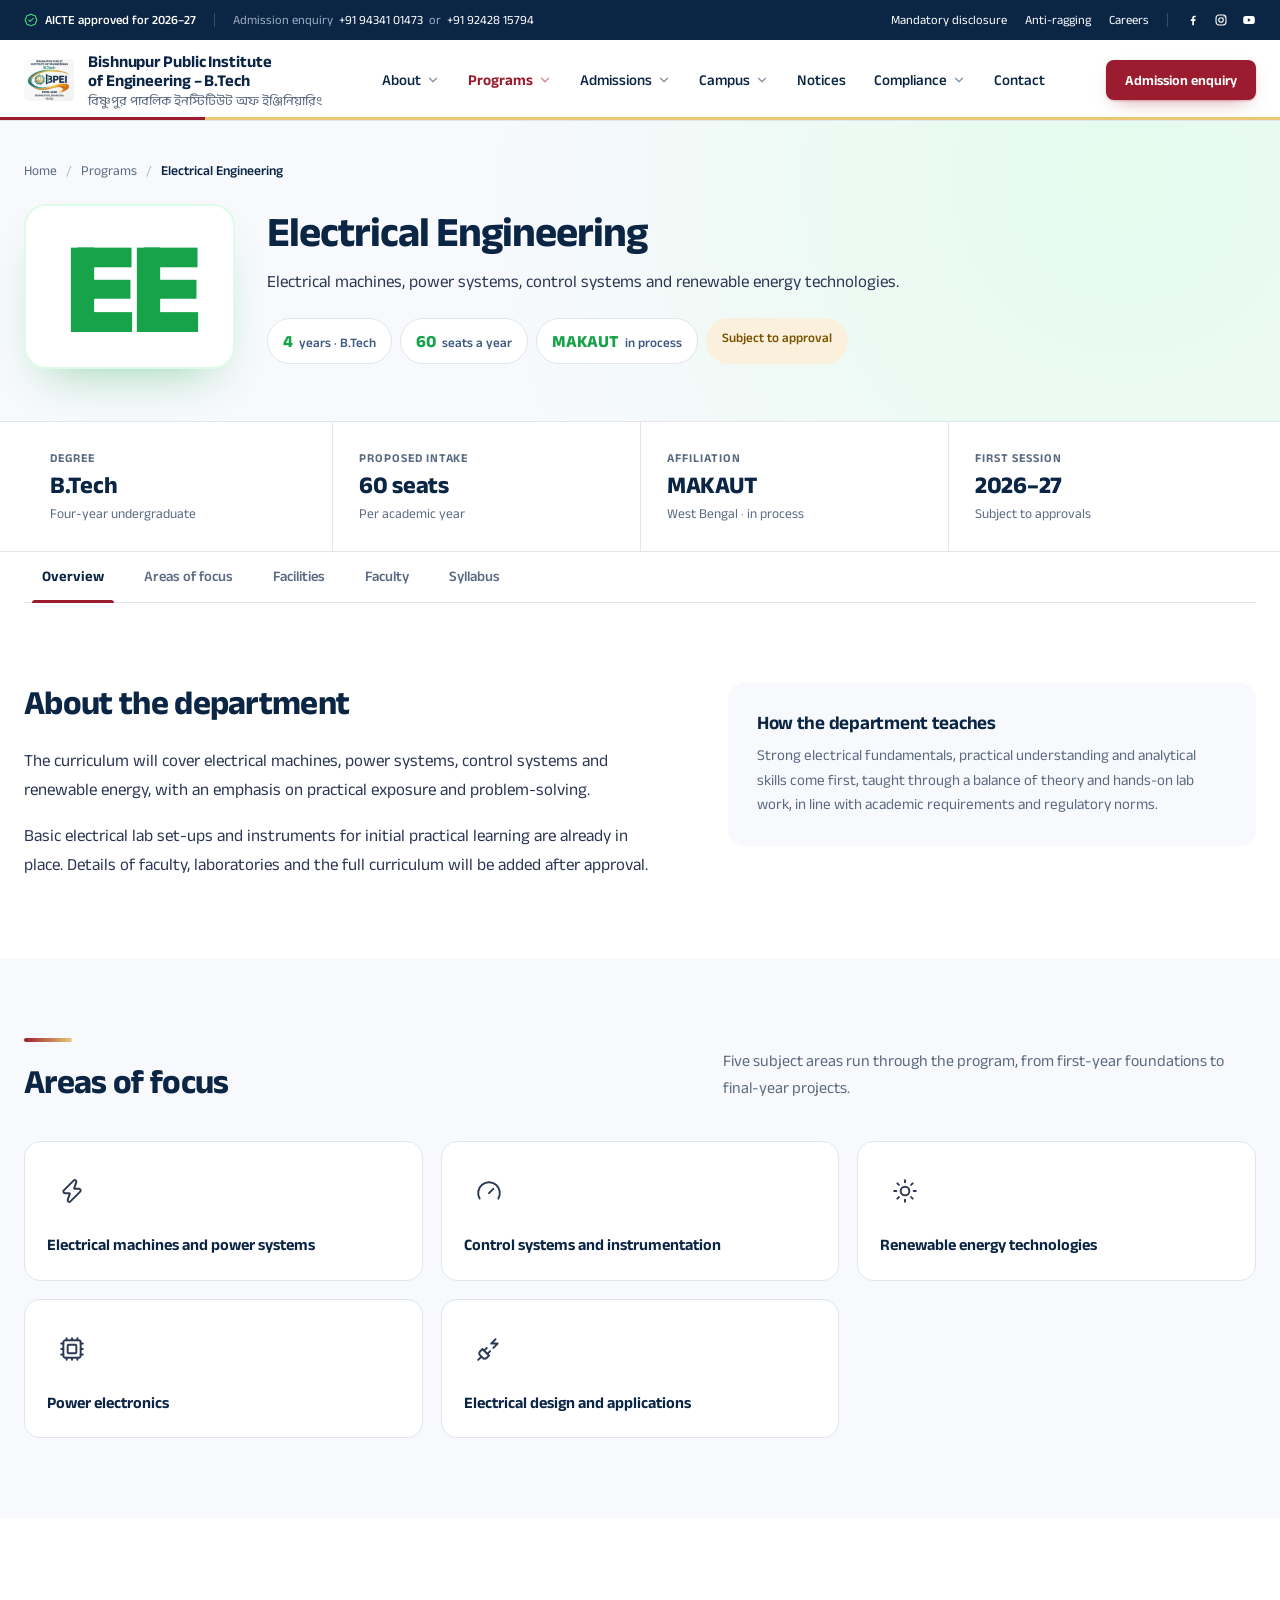
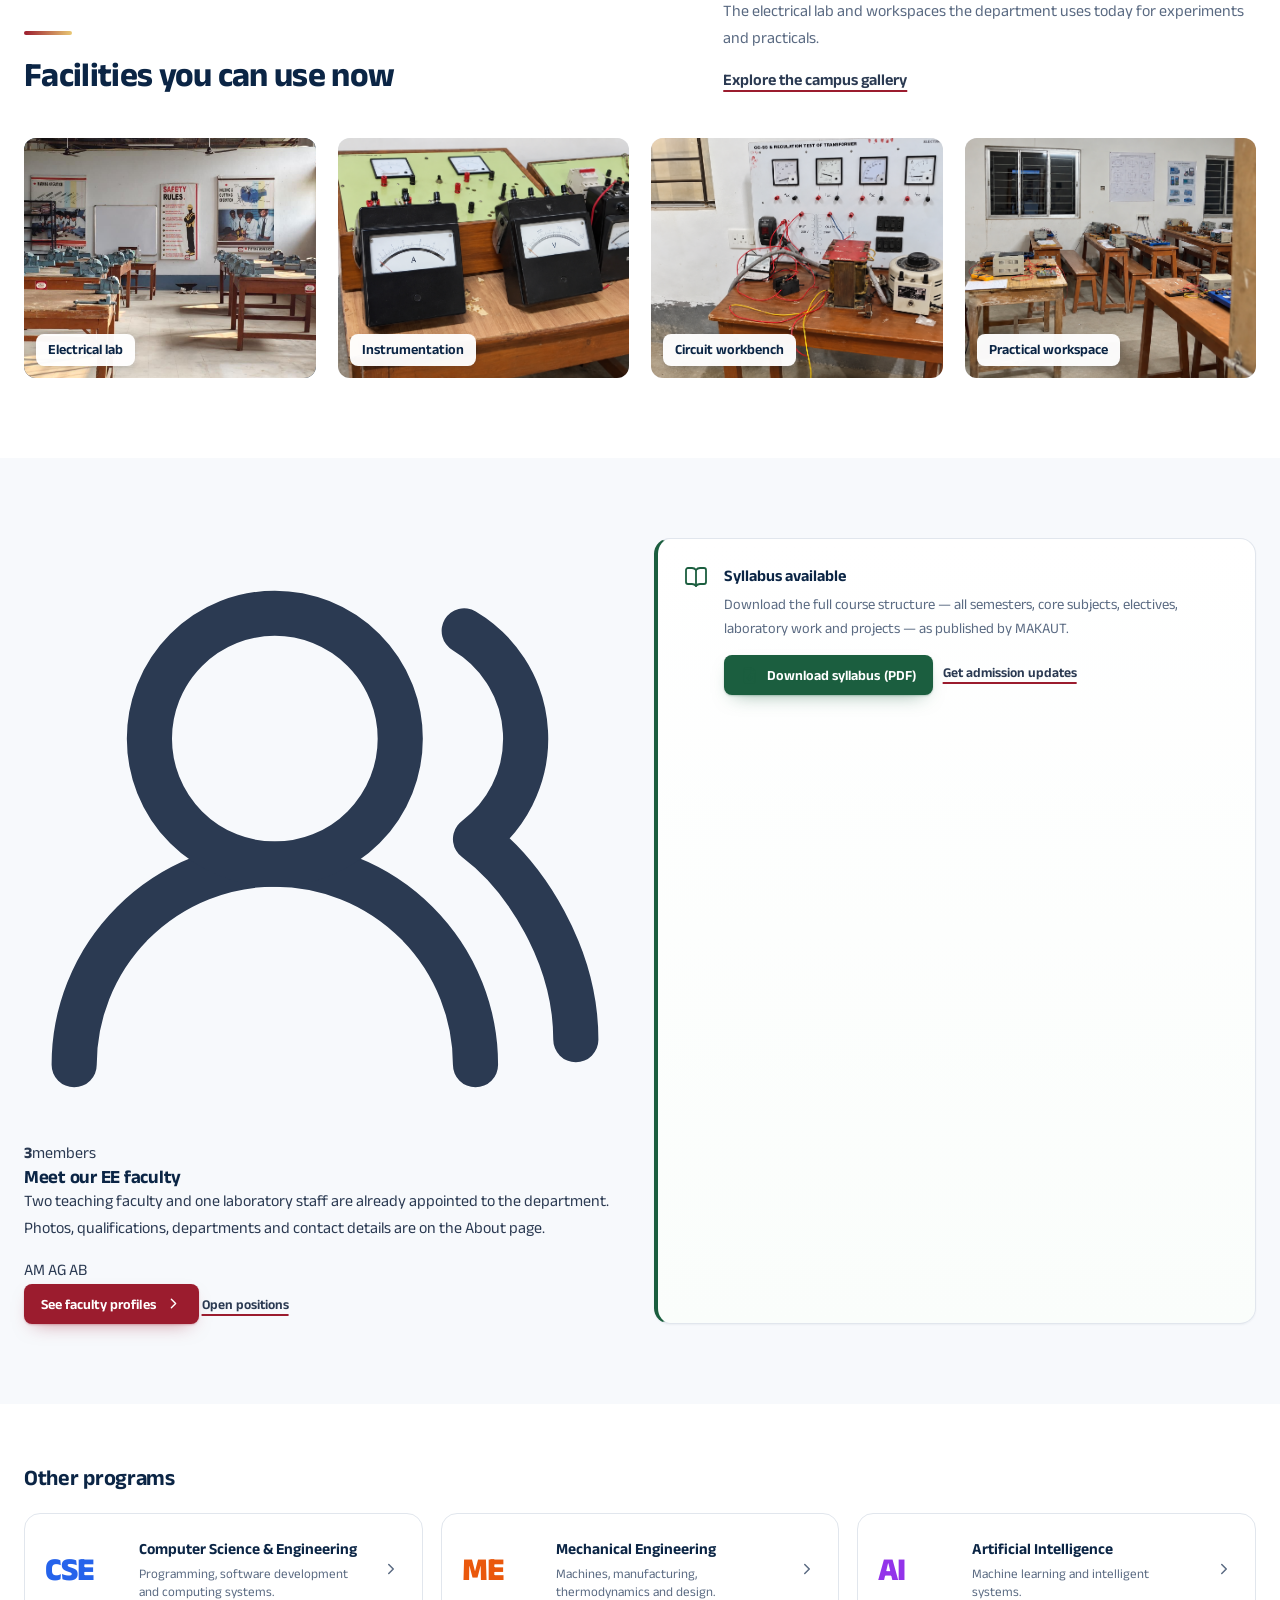
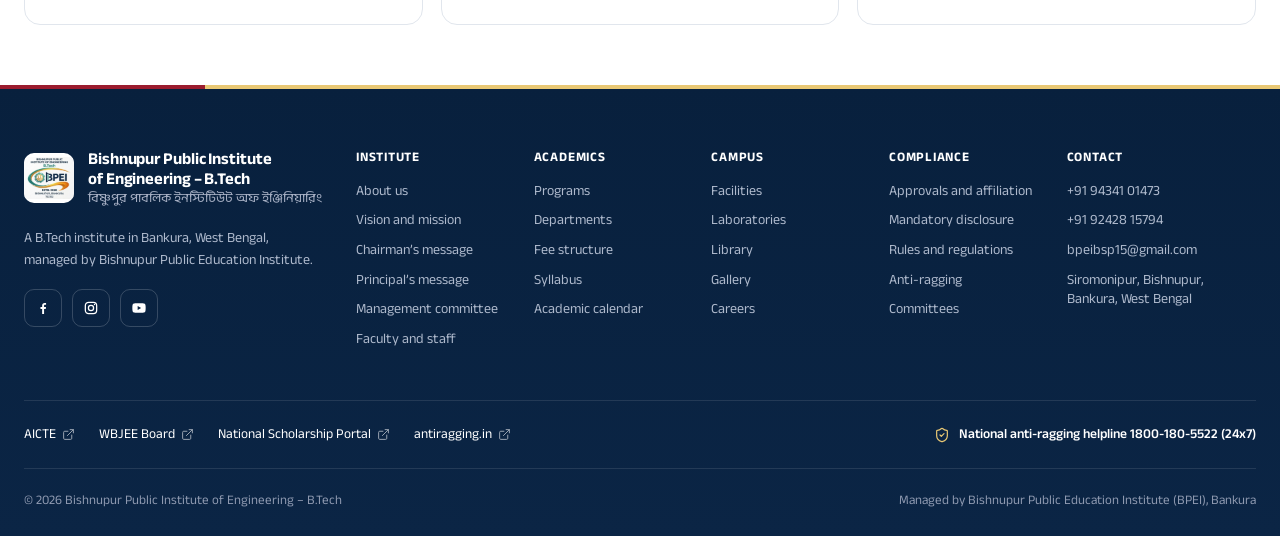
<file: electrical-engineering.html>
<!doctype html>
<html lang="en">
<head>
<meta charset="utf-8">
<meta name="viewport" content="width=device-width, initial-scale=1">
<title>Electrical Engineering | BPIE B.Tech</title>
<meta name="description" content="A proposed department building foundations in electrical systems, power engineering and energy technologies.">
<link rel="canonical" href="https://btech.bpie.org.in/electrical-engineering.html">
<meta name="theme-color" content="#17213D">
<meta property="og:type" content="website">
<meta property="og:site_name" content="BPIE B.Tech">
<meta property="og:title" content="Electrical Engineering | BPIE B.Tech">
<meta property="og:description" content="A proposed department building foundations in electrical systems, power engineering and energy technologies.">
<meta property="og:url" content="https://btech.bpie.org.in/electrical-engineering.html">
<link rel="icon" href="assets/img/logo.jpeg" type="image/jpeg">
<link rel="preload" href="assets/fonts/anek-latin-latin-standard-normal.woff2" as="font" type="font/woff2" crossorigin>
<link rel="stylesheet" href="assets/css/styles.css">
<script src="assets/js/main.js" defer></script>
<noscript><style>
  @media (max-width:1199px){.menu-btn{display:none!important}.drawer[hidden],.drawer .sub[hidden]{display:block!important}.drawer-panel{position:static;box-shadow:none;max-height:none}}
</style></noscript>
</head>
<body>
<a class="skip" href="#main">Skip to content</a>
<div class="util"><div class="wrap">
  <div class="util-l">
    <a class="ok" href="compliance.html#approvals"><svg aria-hidden="true" class="ic lucide lucide-badge-check" xmlns="http://www.w3.org/2000/svg" viewBox="0 0 24 24" fill="none" stroke="currentColor" stroke-width="1.8" stroke-linecap="round" stroke-linejoin="round" > <path d="M3.85 8.62a4 4 0 0 1 4.78-4.77 4 4 0 0 1 6.74 0 4 4 0 0 1 4.78 4.78 4 4 0 0 1 0 6.74 4 4 0 0 1-4.77 4.78 4 4 0 0 1-6.75 0 4 4 0 0 1-4.78-4.77 4 4 0 0 1 0-6.76Z" /> <path d="m16 9-5.5 5.5L8 12" /> </svg>AICTE approved for 2026–27</a>
    <span class="sep" aria-hidden="true"></span>
    <span class="hide-m">Admission enquiry&nbsp; <a href="tel:+919434101473">+91 94341 01473</a>&nbsp; or&nbsp; <a href="tel:+919242815794">+91 92428 15794</a></span>
  </div>
  <div class="util-r">
    <a href="compliance.html#mandatory-disclosure">Mandatory disclosure</a><a href="compliance.html#anti-ragging">Anti-ragging</a><a href="notices.html#careers">Careers</a>
    <span class="sep" aria-hidden="true"></span>
    <span class="soc"><a href="https://www.facebook.com/profile.php?id=61574521413142" aria-label="Facebook" target="_blank" rel="noopener"><svg viewBox="0 0 24 24" aria-hidden="true" fill="currentColor"><path d="M13.6 21v-7.4h2.5l.4-3h-2.9V8.8c0-.9.3-1.5 1.5-1.5h1.5V4.6c-.3 0-1.2-.1-2.2-.1-2.2 0-3.7 1.3-3.7 3.8v2.3H8.2v3h2.5V21h2.9z"/></svg></a><a href="https://www.instagram.com/bpie_b.tech/" aria-label="Instagram" target="_blank" rel="noopener"><svg viewBox="0 0 24 24" aria-hidden="true" fill="none" stroke="currentColor" stroke-width="1.9"><rect x="3.5" y="3.5" width="17" height="17" rx="5"/><circle cx="12" cy="12" r="3.9"/><circle cx="17.3" cy="6.7" r="1" fill="currentColor" stroke="none"/></svg></a><a href="https://youtube.com/@bishnupurbtechcollege" aria-label="YouTube" target="_blank" rel="noopener"><svg viewBox="0 0 24 24" aria-hidden="true" fill="currentColor"><path d="M21.6 7.2a2.6 2.6 0 0 0-1.8-1.8C18.2 5 12 5 12 5s-6.2 0-7.8.4A2.6 2.6 0 0 0 2.4 7.2 27 27 0 0 0 2 12a27 27 0 0 0 .4 4.8 2.6 2.6 0 0 0 1.8 1.8C5.8 19 12 19 12 19s6.2 0 7.8-.4a2.6 2.6 0 0 0 1.8-1.8A27 27 0 0 0 22 12a27 27 0 0 0-.4-4.8zM10 15V9l5.2 3L10 15z"/></svg></a></span>
  </div>
</div></div>
<header class="hdr"><div class="wrap">
  <a class="brand" href="index.html" aria-label="Bishnupur Public Institute of Engineering – B.Tech, home"><img 
    class="emb" 
    src="assets/img/logo.jpeg" 
    alt="Bishnupur Public Institute of Engineering logo"
><span class="brand-t"><b>Bishnupur Public Institute<br>of Engineering – B.Tech</b><span lang="bn">বিষ্ণুপুর পাবলিক ইনস্টিটিউট অফ ইঞ্জিনিয়ারিং</span></span></a>
  <nav class="nav" aria-label="Main">
    <div class="nav-item">
      <button class="nav-link" type="button" aria-expanded="false" aria-controls="sub-about">About<svg aria-hidden="true" class="ic lucide lucide-chevron-down" xmlns="http://www.w3.org/2000/svg" viewBox="0 0 24 24" fill="none" stroke="currentColor" stroke-width="2.2" stroke-linecap="round" stroke-linejoin="round" > <path d="m6 9 6 6 6-6" /> </svg></button>
      <div class="nav-sub" id="sub-about"><a href="about.html">About the institute</a><a href="about.html#vision-and-mission">Vision and mission</a><a href="about.html#leadership">Leadership</a><a href="about.html#management">Management</a><a href="about.html#faculty-and-staff">Faculty and staff</a></div>
    </div>
    <div class="nav-item">
      <button class="nav-link on" type="button" aria-expanded="false" aria-controls="sub-programs">Programs<svg aria-hidden="true" class="ic lucide lucide-chevron-down" xmlns="http://www.w3.org/2000/svg" viewBox="0 0 24 24" fill="none" stroke="currentColor" stroke-width="2.2" stroke-linecap="round" stroke-linejoin="round" > <path d="m6 9 6 6 6-6" /> </svg></button>
      <div class="nav-sub" id="sub-programs"><a href="programs.html">All programs</a><a href="computer-science-engineering.html">Computer Science &amp; Engineering</a><a href="mechanical-engineering.html">Mechanical Engineering</a><a href="electrical-engineering.html">Electrical Engineering</a><a href="artificial-intelligence.html">Artificial Intelligence</a><a href="programs.html#fees-syllabus-and-calendar">Fees, syllabus and calendar</a></div>
    </div>
    <div class="nav-item">
      <button class="nav-link" type="button" aria-expanded="false" aria-controls="sub-admissions">Admissions<svg aria-hidden="true" class="ic lucide lucide-chevron-down" xmlns="http://www.w3.org/2000/svg" viewBox="0 0 24 24" fill="none" stroke="currentColor" stroke-width="2.2" stroke-linecap="round" stroke-linejoin="round" > <path d="m6 9 6 6 6-6" /> </svg></button>
      <div class="nav-sub" id="sub-admissions"><a href="admissions.html#approval-status">Admission status</a><a href="admissions.html#how-to-apply">How to apply</a><a href="admissions.html#eligibility-and-fees">Eligibility and fees</a><a href="admissions.html#questions">Admission questions</a><a href="admissions.html#enquiry">Ask the admission team</a></div>
    </div>
    <div class="nav-item">
      <button class="nav-link" type="button" aria-expanded="false" aria-controls="sub-campus">Campus<svg aria-hidden="true" class="ic lucide lucide-chevron-down" xmlns="http://www.w3.org/2000/svg" viewBox="0 0 24 24" fill="none" stroke="currentColor" stroke-width="2.2" stroke-linecap="round" stroke-linejoin="round" > <path d="m6 9 6 6 6-6" /> </svg></button>
      <div class="nav-sub" id="sub-campus"><a href="campus.html#academic-spaces">Academic spaces</a><a href="campus.html#labs-and-workshops">Labs and workshops</a><a href="campus.html#computing-and-library">Computing and library</a><a href="campus.html#support-and-safety">Support and safety</a><a href="campus.html#gallery">Gallery</a></div>
    </div>
    <a class="nav-link" href="notices.html">Notices</a>
    <div class="nav-item">
      <button class="nav-link" type="button" aria-expanded="false" aria-controls="sub-compliance">Compliance<svg aria-hidden="true" class="ic lucide lucide-chevron-down" xmlns="http://www.w3.org/2000/svg" viewBox="0 0 24 24" fill="none" stroke="currentColor" stroke-width="2.2" stroke-linecap="round" stroke-linejoin="round" > <path d="m6 9 6 6 6-6" /> </svg></button>
      <div class="nav-sub" id="sub-compliance"><a href="compliance.html#approvals">Approvals and affiliation</a><a href="compliance.html#mandatory-disclosure">Mandatory disclosure</a><a href="compliance.html#anti-ragging">Anti-ragging</a><a href="compliance.html#rules-and-regulations">Rules and regulations</a><a href="compliance.html#committees">Committees</a></div>
    </div>
    <a class="nav-link" href="contact.html">Contact</a>
  </nav>
  <div class="hdr-cta"><a class="btn btn-p btn-sm" href="contact.html#enquiry">Admission enquiry</a></div>
  <button class="menu-btn" type="button" aria-expanded="false" aria-controls="drawer" aria-label="Open menu"><svg aria-hidden="true" class="ic i-open lucide lucide-menu" xmlns="http://www.w3.org/2000/svg" viewBox="0 0 24 24" fill="none" stroke="currentColor" stroke-width="1.8" stroke-linecap="round" stroke-linejoin="round" > <path d="M4 5h16" /> <path d="M4 12h16" /> <path d="M4 19h16" /> </svg><svg aria-hidden="true" class="ic i-close lucide lucide-x" xmlns="http://www.w3.org/2000/svg" viewBox="0 0 24 24" fill="none" stroke="currentColor" stroke-width="1.8" stroke-linecap="round" stroke-linejoin="round" > <path d="M18 6 6 18" /> <path d="m6 6 12 12" /> </svg></button>
</div>
<div class="drawer" id="drawer" hidden><div class="drawer-panel">
  <button class="item" type="button" aria-expanded="false" aria-controls="d-about">About<svg aria-hidden="true" class="ic lucide lucide-chevron-down" xmlns="http://www.w3.org/2000/svg" viewBox="0 0 24 24" fill="none" stroke="currentColor" stroke-width="1.8" stroke-linecap="round" stroke-linejoin="round" > <path d="m6 9 6 6 6-6" /> </svg></button>
  <div class="sub" id="d-about" hidden><a href="about.html">About the institute</a><a href="about.html#vision-and-mission">Vision and mission</a><a href="about.html#leadership">Leadership</a><a href="about.html#management">Management</a><a href="about.html#faculty-and-staff">Faculty and staff</a></div>
  <button class="item on" type="button" aria-expanded="false" aria-controls="d-programs">Programs<svg aria-hidden="true" class="ic lucide lucide-chevron-down" xmlns="http://www.w3.org/2000/svg" viewBox="0 0 24 24" fill="none" stroke="currentColor" stroke-width="1.8" stroke-linecap="round" stroke-linejoin="round" > <path d="m6 9 6 6 6-6" /> </svg></button>
  <div class="sub" id="d-programs" hidden><a href="programs.html">All programs</a><a href="computer-science-engineering.html">Computer Science &amp; Engineering</a><a href="mechanical-engineering.html">Mechanical Engineering</a><a href="electrical-engineering.html">Electrical Engineering</a><a href="artificial-intelligence.html">Artificial Intelligence</a><a href="programs.html#fees-syllabus-and-calendar">Fees, syllabus and calendar</a></div>
  <button class="item" type="button" aria-expanded="false" aria-controls="d-admissions">Admissions<svg aria-hidden="true" class="ic lucide lucide-chevron-down" xmlns="http://www.w3.org/2000/svg" viewBox="0 0 24 24" fill="none" stroke="currentColor" stroke-width="1.8" stroke-linecap="round" stroke-linejoin="round" > <path d="m6 9 6 6 6-6" /> </svg></button>
  <div class="sub" id="d-admissions" hidden><a href="admissions.html#approval-status">Admission status</a><a href="admissions.html#how-to-apply">How to apply</a><a href="admissions.html#eligibility-and-fees">Eligibility and fees</a><a href="admissions.html#questions">Admission questions</a><a href="admissions.html#enquiry">Ask the admission team</a></div>
  <button class="item" type="button" aria-expanded="false" aria-controls="d-campus">Campus<svg aria-hidden="true" class="ic lucide lucide-chevron-down" xmlns="http://www.w3.org/2000/svg" viewBox="0 0 24 24" fill="none" stroke="currentColor" stroke-width="1.8" stroke-linecap="round" stroke-linejoin="round" > <path d="m6 9 6 6 6-6" /> </svg></button>
  <div class="sub" id="d-campus" hidden><a href="campus.html#academic-spaces">Academic spaces</a><a href="campus.html#labs-and-workshops">Labs and workshops</a><a href="campus.html#computing-and-library">Computing and library</a><a href="campus.html#support-and-safety">Support and safety</a><a href="campus.html#gallery">Gallery</a></div>
  <a class="item" href="notices.html">Notices<svg aria-hidden="true" class="ic lucide lucide-chevron-right" xmlns="http://www.w3.org/2000/svg" viewBox="0 0 24 24" fill="none" stroke="currentColor" stroke-width="1.8" stroke-linecap="round" stroke-linejoin="round" > <path d="m9 18 6-6-6-6" /> </svg></a>
  <button class="item" type="button" aria-expanded="false" aria-controls="d-compliance">Compliance<svg aria-hidden="true" class="ic lucide lucide-chevron-down" xmlns="http://www.w3.org/2000/svg" viewBox="0 0 24 24" fill="none" stroke="currentColor" stroke-width="1.8" stroke-linecap="round" stroke-linejoin="round" > <path d="m6 9 6 6 6-6" /> </svg></button>
  <div class="sub" id="d-compliance" hidden><a href="compliance.html#approvals">Approvals and affiliation</a><a href="compliance.html#mandatory-disclosure">Mandatory disclosure</a><a href="compliance.html#anti-ragging">Anti-ragging</a><a href="compliance.html#rules-and-regulations">Rules and regulations</a><a href="compliance.html#committees">Committees</a></div>
  <a class="item" href="contact.html">Contact<svg aria-hidden="true" class="ic lucide lucide-chevron-right" xmlns="http://www.w3.org/2000/svg" viewBox="0 0 24 24" fill="none" stroke="currentColor" stroke-width="1.8" stroke-linecap="round" stroke-linejoin="round" > <path d="m9 18 6-6-6-6" /> </svg></a>
  <div class="dcta"><a class="btn btn-p" href="contact.html#enquiry">Admission enquiry</a><a class="btn btn-s" href="tel:+919434101473"><svg aria-hidden="true" class="ic lucide lucide-phone" xmlns="http://www.w3.org/2000/svg" viewBox="0 0 24 24" fill="none" stroke="currentColor" stroke-width="1.8" stroke-linecap="round" stroke-linejoin="round" > <path d="M13.832 16.568a1 1 0 0 0 1.213-.303l.355-.465A2 2 0 0 1 17 15h3a2 2 0 0 1 2 2v3a2 2 0 0 1-2 2A18 18 0 0 1 2 4a2 2 0 0 1 2-2h3a2 2 0 0 1 2 2v3a2 2 0 0 1-.8 1.6l-.468.351a1 1 0 0 0-.292 1.233 14 14 0 0 0 6.392 6.384" /> </svg>Call +91 94341 01473</a></div>
  <p class="dhelp">National anti-ragging helpline <a href="tel:18001805522">1800-180-5522</a> (24x7)</p>
</div></div>
</header>
<main id="main">
<section class="dhero" data-dept="ee">
  <div class="wrap">
    <nav class="crumb" aria-label="Breadcrumb"><a href="index.html">Home</a><span aria-hidden="true">/</span><a href="programs.html">Programs</a><span aria-hidden="true">/</span><b aria-current="page">Electrical Engineering</b></nav>
    <div class="dhero-body">
      <div class="dhero-code" aria-hidden="true">EE</div>
      <div class="dhero-txt">
        <h1>Electrical Engineering</h1>
        <p class="intro">Electrical machines, power systems, control systems and renewable energy technologies.</p>
        <div class="dhero-badges">
          <span class="dhero-badge"><b>4</b>years · B.Tech</span>
          <span class="dhero-badge"><b>60</b>seats a year</span>
          <span class="dhero-badge"><b>MAKAUT</b>in process</span>
          <span class="dhero-badge dhero-badge--wait">Subject to approval</span>
        </div>
      </div>
    </div>
  </div>
</section>

<section class="dstats"><div class="wrap">
  <div class="dstat"><small>Degree</small><b>B.Tech</b><span>Four-year undergraduate</span></div>
  <div class="dstat"><small>Proposed intake</small><b>60 seats</b><span>Per academic year</span></div>
  <div class="dstat"><small>Affiliation</small><b>MAKAUT</b><span>West Bengal · in process</span></div>
  <div class="dstat"><small>First session</small><b>2026–27</b><span>Subject to approvals</span></div>
</div></section>

<div class="wrap"><nav class="tabs" aria-label="Department sections"><a class="on" href="#overview">Overview</a><a href="#areas-of-focus">Areas of focus</a><a href="#facilities">Facilities</a><a href="#faculty">Faculty</a><a href="#syllabus">Syllabus</a></nav></div>

<section class="sec" id="overview"><div class="wrap">
  <div class="about" style="margin:0">
    <div>
      <h2 class="h2">About the department</h2>
      <p class="lead-p" style="margin-top:24px">The curriculum will cover electrical machines, power systems, control systems and renewable energy, with an emphasis on practical exposure and problem-solving.</p>
      <p class="lead-p" style="margin:0">Basic electrical lab set-ups and instruments for initial practical learning are already in place. Details of faculty, laboratories and the full curriculum will be added after approval.</p>
    </div>
    <div class="panel soft">
      <h3>How the department teaches</h3>
      <p style="margin:0">Strong electrical fundamentals, practical understanding and analytical skills come first, taught through a balance of theory and hands-on lab work, in line with academic requirements and regulatory norms.</p>
    </div>
  </div>
</div></section>

<section class="sec alt" id="areas-of-focus"><div class="wrap">
  <div class="sec-head" style="margin-bottom:40px"><h2>Areas of focus</h2><p>Five subject areas run through the program, from first-year foundations to final-year projects.</p></div>
  <div class="dfocus">
    <div class="dfitem"><span class="dfitem-icon"><svg viewBox="0 0 24 24" fill="none" stroke="currentColor" stroke-width="1.8" stroke-linecap="round" stroke-linejoin="round"><path d="M15.914 4a1.5 1.5 0 00-2.474-1.561l-9 9A1.5 1.5 0 005.5 14h4.002a.5.5 0 01.471.666L8.086 20a1.5 1.5 0 002.475 1.56l9-9A1.5 1.5 0 0018.5 10h-3.997a.5.5 0 01-.472-.667z"/></svg></span><b>Electrical machines and power systems</b></div>
    <div class="dfitem"><span class="dfitem-icon"><svg viewBox="0 0 24 24" fill="none" stroke="currentColor" stroke-width="1.8" stroke-linecap="round" stroke-linejoin="round"><path d="m12 14 4-4"/><path d="M3.34 19a10 10 0 1 1 17.32 0"/></svg></span><b>Control systems and instrumentation</b></div>
    <div class="dfitem"><span class="dfitem-icon"><svg viewBox="0 0 24 24" fill="none" stroke="currentColor" stroke-width="1.8" stroke-linecap="round" stroke-linejoin="round"><circle cx="12" cy="12" r="4"/><path d="M12 2v2"/><path d="M12 20v2"/><path d="m4.93 4.93 1.41 1.41"/><path d="m17.66 17.66 1.41 1.41"/><path d="M2 12h2"/><path d="M20 12h2"/><path d="m6.34 17.66-1.41 1.41"/><path d="m19.07 4.93-1.41 1.41"/></svg></span><b>Renewable energy technologies</b></div>
    <div class="dfitem"><span class="dfitem-icon"><svg viewBox="0 0 24 24" fill="none" stroke="currentColor" stroke-width="1.8" stroke-linecap="round" stroke-linejoin="round"><path d="M12 20v2"/><path d="M12 2v2"/><path d="M17 20v2"/><path d="M17 2v2"/><path d="M2 12h2"/><path d="M2 17h2"/><path d="M2 7h2"/><path d="M20 12h2"/><path d="M20 17h2"/><path d="M20 7h2"/><path d="M7 20v2"/><path d="M7 2v2"/><rect x="4" y="4" width="16" height="16" rx="2"/><rect x="8" y="8" width="8" height="8" rx="1"/></svg></span><b>Power electronics</b></div>
    <div class="dfitem"><span class="dfitem-icon"><svg viewBox="0 0 24 24" fill="none" stroke="currentColor" stroke-width="1.8" stroke-linecap="round" stroke-linejoin="round"><path d="M6.3 20.3a2.4 2.4 0 0 0 3.4 0L12 18l-6-6-2.3 2.3a2.4 2.4 0 0 0 0 3.4Z"/><path d="m2 22 3-3"/><path d="M7.5 13.5 10 11"/><path d="M10.5 16.5 13 14"/><path d="m18 3-4 4h6l-4 4"/></svg></span><b>Electrical design and applications</b></div>
  </div>
</div></section>

<section class="sec" id="facilities"><div class="wrap">
  <div class="sec-head"><h2>Facilities you can use now</h2><div class="aside"><p>The electrical lab and workspaces the department uses today for experiments and practicals.</p><a class="lnk" href="campus.html#gallery">Explore the campus gallery</a></div></div>
  <div class="four">
    <figure class="ph dark" style="height:240px"><svg viewBox="0 0 24 24" fill="none" stroke="currentColor" stroke-width="1.3" stroke-linecap="round" stroke-linejoin="round"><path d="M15.914 4a1.5 1.5 0 00-2.474-1.561l-9 9A1.5 1.5 0 005.5 14h4.002a.5.5 0 01.471.666L8.086 20a1.5 1.5 0 002.475 1.56l9-9A1.5 1.5 0 0018.5 10h-3.997a.5.5 0 01-.472-.667z"/></svg><img src="./assets/img/work.jpeg" alt="Electrical lab" loading="lazy" decoding="async" onerror="this.remove()"><figcaption><b>Electrical lab</b></figcaption></figure>
    <figure class="ph" style="height:240px"><svg viewBox="0 0 24 24" fill="none" stroke="currentColor" stroke-width="1.3" stroke-linecap="round" stroke-linejoin="round"><path d="m12 14 4-4"/><path d="M3.34 19a10 10 0 1 1 17.32 0"/></svg><img src="./assets/img/elec.png" alt="Instrumentation" loading="lazy" decoding="async" onerror="this.remove()"><figcaption><b>Instrumentation</b></figcaption></figure>
    <figure class="ph" style="height:240px"><svg viewBox="0 0 24 24" fill="none" stroke="currentColor" stroke-width="1.3" stroke-linecap="round" stroke-linejoin="round"><path d="M17 19a1 1 0 0 1-1-1v-2a2 2 0 0 1 2-2h2a2 2 0 0 1 2 2v2a1 1 0 0 1-1 1z"/><path d="M17 21v-2"/><path d="M19 14V6.5a1 1 0 0 0-7 0v11a1 1 0 0 1-7 0V10"/><path d="M21 21v-2"/><path d="M3 5V3"/><path d="M4 10a2 2 0 0 1-2-2V6a1 1 0 0 1 1-1h4a1 1 0 0 1 1 1v2a2 2 0 0 1-2 2z"/><path d="M7 5V3"/></svg><img src="./assets/img/emechine.png" alt="Circuit workbench" loading="lazy" decoding="async" onerror="this.remove()"><figcaption><b>Circuit workbench</b></figcaption></figure>
    <figure class="ph" style="height:240px"><svg viewBox="0 0 24 24" fill="none" stroke="currentColor" stroke-width="1.3" stroke-linecap="round" stroke-linejoin="round"><path d="M2 3h20"/><path d="M21 3v11a2 2 0 0 1-2 2H5a2 2 0 0 1-2-2V3"/><path d="m7 21 5-5 5 5"/></svg><img src="./assets/img/elec lab.png" alt="Practical workspace" loading="lazy" decoding="async" onerror="this.remove()"><figcaption><b>Practical workspace</b></figcaption></figure>
  </div>
</div></section>

<section class="sec alt"><div class="wrap">
  <div class="two" style="gap:28px">
    <div class="fac-cta" id="faculty" data-dept="ee">
  <div class="fac-cta-top">
    <span class="fac-cta-icon" aria-hidden="true">
      <svg viewBox="0 0 24 24" fill="none" stroke="currentColor" stroke-width="1.8" stroke-linecap="round" stroke-linejoin="round"><path d="M18 21a8 8 0 0 0-16 0"/><circle cx="10" cy="8" r="5"/><path d="M22 20c0-3.37-2-6.5-4-8a5 5 0 0 0-.45-8.3"/></svg>
    </span>
    <span class="fac-cta-count"><b>3</b>members</span>
  </div>
  <h3>Meet our EE faculty</h3>
  <p>Two teaching faculty and one laboratory staff are already appointed to the department. Photos, qualifications, departments and contact details are on the About page.</p>
  <div class="fac-cta-avatars" aria-hidden="true">
    <span class="fac-cta-av">AM</span>
    <span class="fac-cta-av">AG</span>
    <span class="fac-cta-av">AB</span>
  </div>
  <div class="fac-cta-actions">
    <a class="btn btn-p btn-sm fac-cta-btn" href="about.html#faculty-and-staff">
      See faculty profiles
      <svg viewBox="0 0 24 24" fill="none" stroke="currentColor" stroke-width="2" stroke-linecap="round" stroke-linejoin="round"><path d="m9 18 6-6-6-6"/></svg>
    </a>
    <a class="lnk" href="notices.html#careers" style="font-size:13.5px">Open positions</a>
  </div>
</div>
<div class="empty empty--ok" id="syllabus">
  <svg aria-hidden="true" class="ic lucide lucide-book-open" xmlns="http://www.w3.org/2000/svg" viewBox="0 0 24 24" fill="none" stroke="currentColor" stroke-width="1.8" stroke-linecap="round" stroke-linejoin="round">
    <path d="M12 5v16"/>
    <path d="M20.001 19A2 2 0 0022 17V5a2 2 0 00-1.999-2L16 3.002A5 5 0 0012 5a5 5 0 00-4-2H4a2 2 0 00-2 2v12a2 2 0 001.999 2H8a5 5 0 014 2 5 5 0 014-2z"/>
  </svg>
  <div>
    <b>Syllabus available</b>
    <p>Download the full course structure — all semesters, core subjects, electives, laboratory work and projects — as published by MAKAUT.</p>
    <div class="empty-actions">
      <a class="btn btn-dl btn-sm" href="https://makautexam.net/aicte_details/Syllabus/CSIT/AllSem25.pdf" target="_blank" rel="noopener" aria-label="Open the MAKAUT syllabus PDF in a new tab">
        <svg viewBox="0 0 24 24" fill="none" stroke="currentColor" stroke-width="2" stroke-linecap="round" stroke-linejoin="round">
          <path d="M6 22a2 2 0 0 1-2-2V4a2 2 0 0 1 2-2h8a2.4 2.4 0 0 1 1.704.706l3.588 3.588A2.4 2.4 0 0 1 20 8v12a2 2 0 0 1-2 2z"/>
          <path d="M14 2v5a1 1 0 0 0 1 1h5"/>
          <path d="M12 18v-6"/>
          <path d="m9 15 3 3 3-3"/>
        </svg>
        Download syllabus (PDF)
      </a>
      <a class="lnk" href="admissions.html#notify" style="font-size:13.5px">Get admission updates</a>
    </div>
  </div>
</div>
  </div>
</div></section>

<section class="sec tight"><div class="wrap">
  <h2 class="h3" style="margin-bottom:22px">Other programs</h2>
  <div class="dothers">
    <a class="dother" href="computer-science-engineering.html" data-c="cse"><span class="dother-code">CSE</span><span><b>Computer Science &amp; Engineering</b><small>Programming, software development and computing systems.</small></span><svg viewBox="0 0 24 24" fill="none" stroke="currentColor" stroke-width="2" stroke-linecap="round" stroke-linejoin="round"><path d="m9 18 6-6-6-6"/></svg></a>
    <a class="dother" href="mechanical-engineering.html" data-c="me"><span class="dother-code">ME</span><span><b>Mechanical Engineering</b><small>Machines, manufacturing, thermodynamics and design.</small></span><svg viewBox="0 0 24 24" fill="none" stroke="currentColor" stroke-width="2" stroke-linecap="round" stroke-linejoin="round"><path d="m9 18 6-6-6-6"/></svg></a>
    <a class="dother" href="artificial-intelligence.html" data-c="ai"><span class="dother-code">AI</span><span><b>Artificial Intelligence</b><small>Machine learning and intelligent systems.</small></span><svg viewBox="0 0 24 24" fill="none" stroke="currentColor" stroke-width="2" stroke-linecap="round" stroke-linejoin="round"><path d="m9 18 6-6-6-6"/></svg></a>
  </div>
</div></section>
</main>
<footer class="ftr"><div class="wrap">
  <div class="top">
    <div>
      <a class="brand" href="index.html" aria-label="Home"><img
  class="emb"
  src="assets/img/logo.jpeg"
  alt="Bishnupur Public Institute of Engineering logo"
/><span class="brand-t"><b>Bishnupur Public Institute<br>of Engineering – B.Tech</b><span lang="bn">বিষ্ণুপুর পাবলিক ইনস্টিটিউট অফ ইঞ্জিনিয়ারিং</span></span></a>
      <p class="about-t">A B.Tech institute in Bankura, West Bengal, managed by Bishnupur Public Education Institute.</p>
      <div class="soc"><a href="https://www.facebook.com/profile.php?id=61574521413142" aria-label="Facebook" target="_blank" rel="noopener"><svg viewBox="0 0 24 24" aria-hidden="true" fill="currentColor"><path d="M13.6 21v-7.4h2.5l.4-3h-2.9V8.8c0-.9.3-1.5 1.5-1.5h1.5V4.6c-.3 0-1.2-.1-2.2-.1-2.2 0-3.7 1.3-3.7 3.8v2.3H8.2v3h2.5V21h2.9z"/></svg></a><a href="https://www.instagram.com/bpie_b.tech/" aria-label="Instagram" target="_blank" rel="noopener"><svg viewBox="0 0 24 24" aria-hidden="true" fill="none" stroke="currentColor" stroke-width="1.9"><rect x="3.5" y="3.5" width="17" height="17" rx="5"/><circle cx="12" cy="12" r="3.9"/><circle cx="17.3" cy="6.7" r="1" fill="currentColor" stroke="none"/></svg></a><a href="https://youtube.com/@bishnupurbtechcollege" aria-label="YouTube" target="_blank" rel="noopener"><svg viewBox="0 0 24 24" aria-hidden="true" fill="currentColor"><path d="M21.6 7.2a2.6 2.6 0 0 0-1.8-1.8C18.2 5 12 5 12 5s-6.2 0-7.8.4A2.6 2.6 0 0 0 2.4 7.2 27 27 0 0 0 2 12a27 27 0 0 0 .4 4.8 2.6 2.6 0 0 0 1.8 1.8C5.8 19 12 19 12 19s6.2 0 7.8-.4a2.6 2.6 0 0 0 1.8-1.8A27 27 0 0 0 22 12a27 27 0 0 0-.4-4.8zM10 15V9l5.2 3L10 15z"/></svg></a></div>
    </div>
    <nav aria-label="Institute"><h5>Institute</h5><ul><li><a href="about.html">About us</a></li><li><a href="about.html#vision-and-mission">Vision and mission</a></li><li><a href="about.html#chairman">Chairman’s message</a></li><li><a href="about.html#principal">Principal’s message</a></li><li><a href="about.html#management">Management committee</a></li><li><a href="about.html#faculty-and-staff">Faculty and staff</a></li></ul></nav>
    <nav aria-label="Academics"><h5>Academics</h5><ul><li><a href="programs.html">Programs</a></li><li><a href="programs.html#compare-the-programs">Departments</a></li><li><a href="programs.html#fees">Fee structure</a></li><li><a href="programs.html#syllabus">Syllabus</a></li><li><a href="programs.html#calendar">Academic calendar</a></li></ul></nav>
    <nav aria-label="Campus"><h5>Campus</h5><ul><li><a href="campus.html">Facilities</a></li><li><a href="campus.html#labs-and-workshops">Laboratories</a></li><li><a href="campus.html#computing-and-library">Library</a></li><li><a href="campus.html#gallery">Gallery</a></li><li><a href="notices.html#careers">Careers</a></li></ul></nav>
    <nav aria-label="Compliance"><h5>Compliance</h5><ul><li><a href="compliance.html#approvals">Approvals and affiliation</a></li><li><a href="compliance.html#mandatory-disclosure">Mandatory disclosure</a></li><li><a href="compliance.html#rules-and-regulations">Rules and regulations</a></li><li><a href="compliance.html#anti-ragging">Anti-ragging</a></li><li><a href="compliance.html#committees">Committees</a></li></ul></nav>
    <div><h5>Contact</h5><ul><li><a href="tel:+919434101473">+91 94341 01473</a></li><li><a href="tel:+919242815794">+91 92428 15794</a></li><li><a href="mailto:bpeibsp15@gmail.com">bpeibsp15@gmail.com</a></li><li><a href="contact.html">Siromonipur, Bishnupur, Bankura, West Bengal</a></li></ul></div>
  </div>
  <div class="mid">
    <div class="links"><a href="https://www.aicte-india.org/" target="_blank" rel="noopener">AICTE<svg aria-hidden="true" class="ic lucide lucide-external-link" xmlns="http://www.w3.org/2000/svg" viewBox="0 0 24 24" fill="none" stroke="currentColor" stroke-width="1.8" stroke-linecap="round" stroke-linejoin="round" > <path d="M15 3h6v6" /> <path d="M10 14 21 3" /> <path d="M18 13v6a2 2 0 0 1-2 2H5a2 2 0 0 1-2-2V8a2 2 0 0 1 2-2h6" /> </svg></a><a href="https://wbjeeb.nic.in/" target="_blank" rel="noopener">WBJEE Board<svg aria-hidden="true" class="ic lucide lucide-external-link" xmlns="http://www.w3.org/2000/svg" viewBox="0 0 24 24" fill="none" stroke="currentColor" stroke-width="1.8" stroke-linecap="round" stroke-linejoin="round" > <path d="M15 3h6v6" /> <path d="M10 14 21 3" /> <path d="M18 13v6a2 2 0 0 1-2 2H5a2 2 0 0 1-2-2V8a2 2 0 0 1 2-2h6" /> </svg></a><a href="https://scholarships.gov.in/" target="_blank" rel="noopener">National Scholarship Portal<svg aria-hidden="true" class="ic lucide lucide-external-link" xmlns="http://www.w3.org/2000/svg" viewBox="0 0 24 24" fill="none" stroke="currentColor" stroke-width="1.8" stroke-linecap="round" stroke-linejoin="round" > <path d="M15 3h6v6" /> <path d="M10 14 21 3" /> <path d="M18 13v6a2 2 0 0 1-2 2H5a2 2 0 0 1-2-2V8a2 2 0 0 1 2-2h6" /> </svg></a><a href="https://www.antiragging.in/" target="_blank" rel="noopener">antiragging.in<svg aria-hidden="true" class="ic lucide lucide-external-link" xmlns="http://www.w3.org/2000/svg" viewBox="0 0 24 24" fill="none" stroke="currentColor" stroke-width="1.8" stroke-linecap="round" stroke-linejoin="round" > <path d="M15 3h6v6" /> <path d="M10 14 21 3" /> <path d="M18 13v6a2 2 0 0 1-2 2H5a2 2 0 0 1-2-2V8a2 2 0 0 1 2-2h6" /> </svg></a></div>
    <a class="help" href="tel:18001805522"><svg aria-hidden="true" class="ic lucide lucide-shield-check" xmlns="http://www.w3.org/2000/svg" viewBox="0 0 24 24" fill="none" stroke="currentColor" stroke-width="1.8" stroke-linecap="round" stroke-linejoin="round" > <path d="M20 13c0 5-3.5 7.5-7.66 8.95a1 1 0 0 1-.67-.01C7.5 20.5 4 18 4 13V6a1 1 0 0 1 1-1c2 0 4.5-1.2 6.24-2.72a1.17 1.17 0 0 1 1.52 0C14.51 3.81 17 5 19 5a1 1 0 0 1 1 1z" /> <path d="m9 12 2 2 4-4" /> </svg>National anti-ragging helpline 1800-180-5522 (24x7)</a>
  </div>
  <div class="bottom"><span>© <span data-year>2026</span> Bishnupur Public Institute of Engineering – B.Tech</span><span>Managed by Bishnupur Public Education Institute (BPEI), Bankura</span></div>
</div></footer>
</body>
</html>
</file>
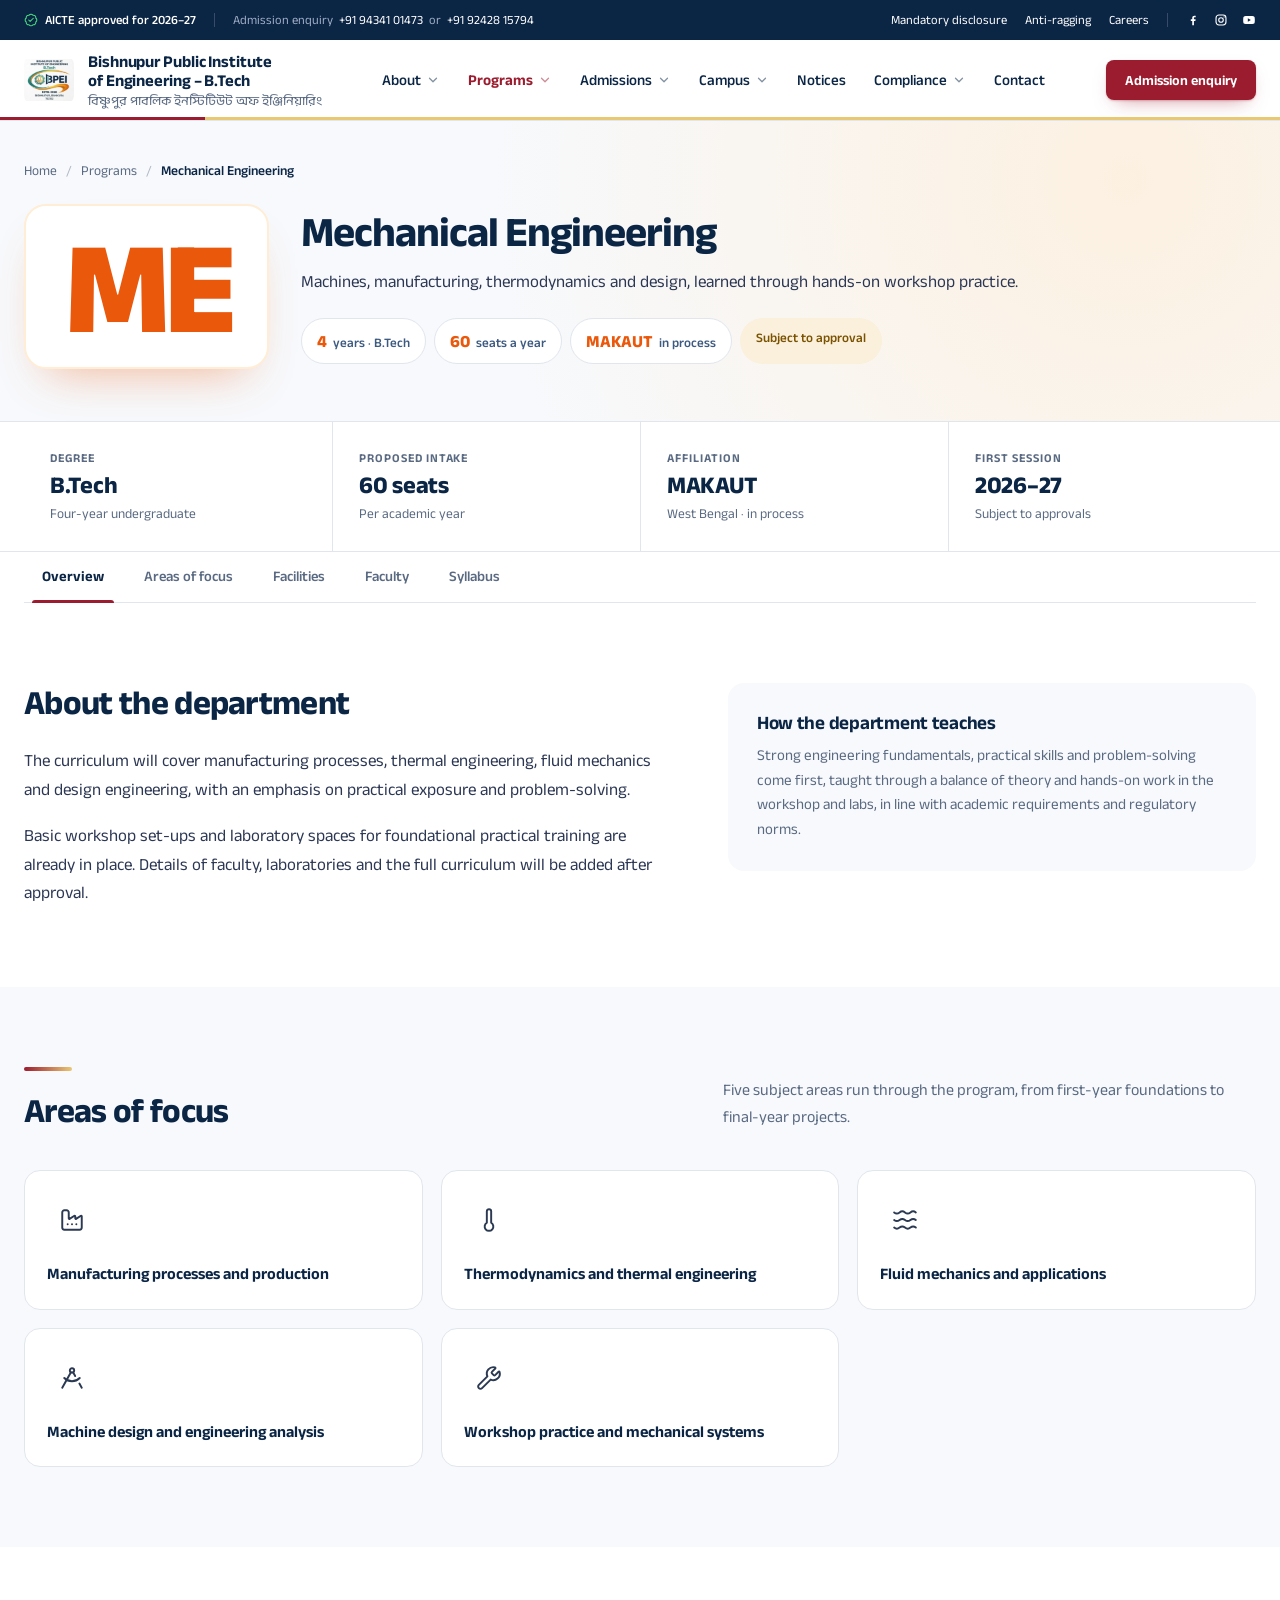
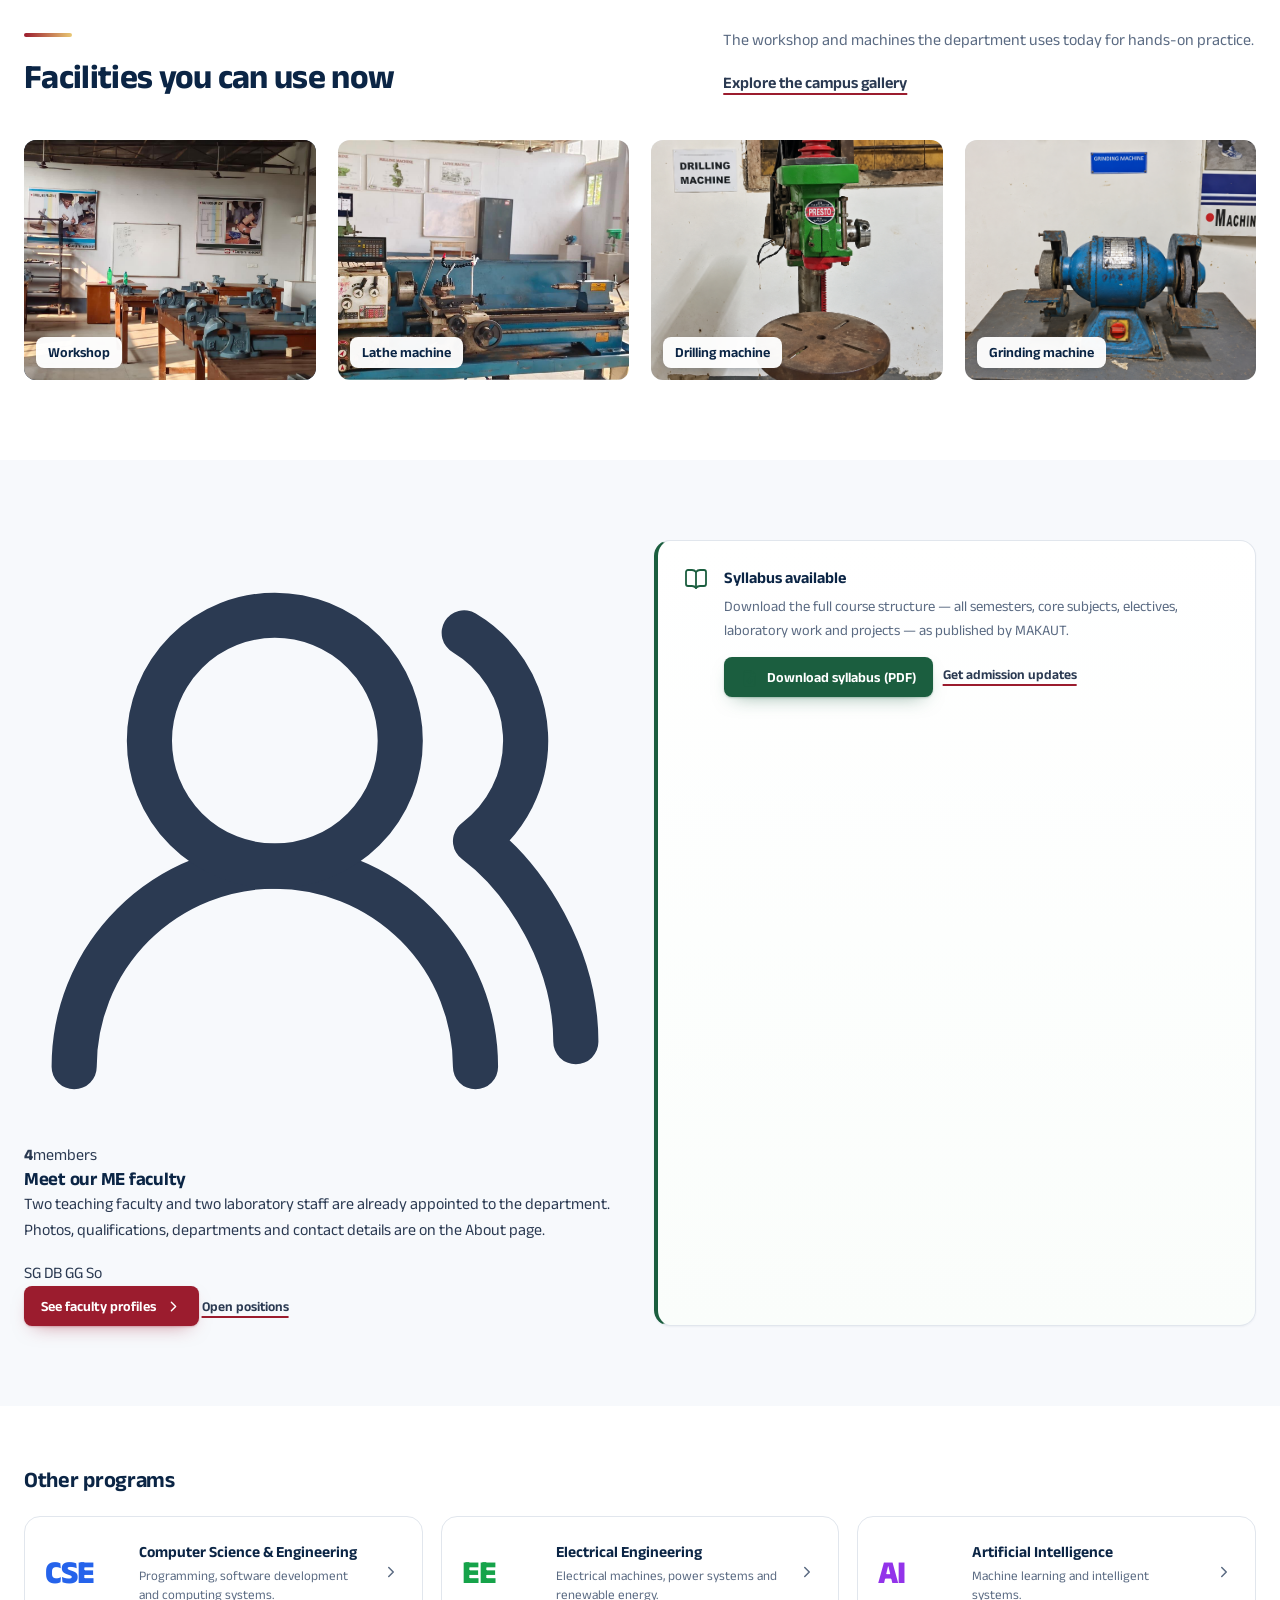
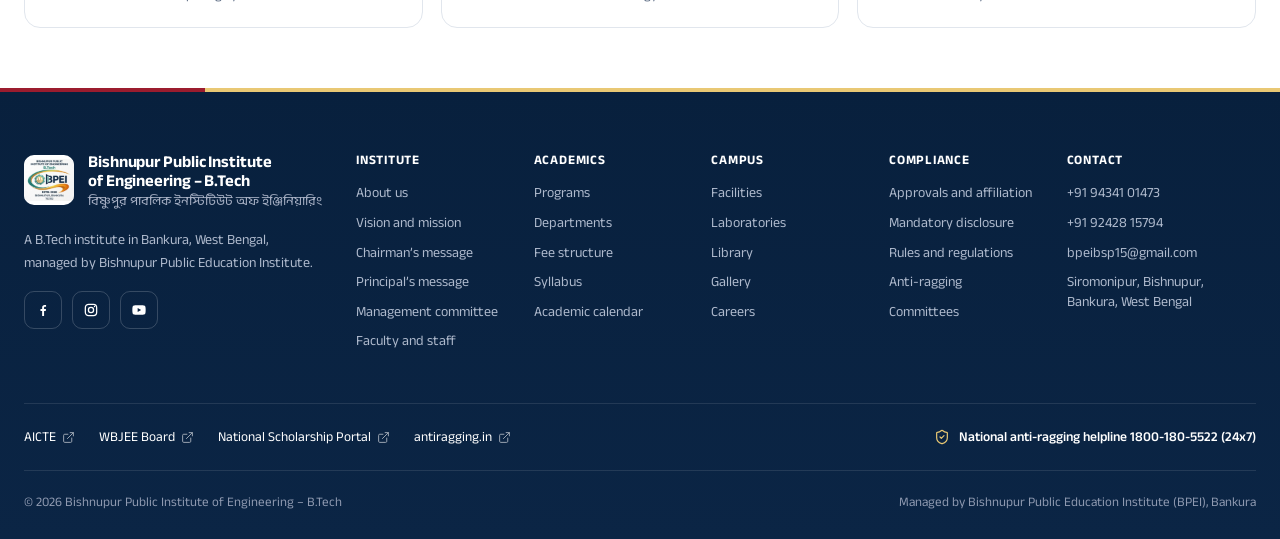
<file: mechanical-engineering.html>
<!doctype html>
<html lang="en">
<head>
<meta charset="utf-8">
<meta name="viewport" content="width=device-width, initial-scale=1">
<title>Mechanical Engineering | BPIE B.Tech</title>
<meta name="description" content="A proposed department building foundations in core engineering: mechanics, thermodynamics, manufacturing and machine design.">
<link rel="canonical" href="https://btech.bpie.org.in/mechanical-engineering.html">
<meta name="theme-color" content="#17213D">
<meta property="og:type" content="website">
<meta property="og:site_name" content="BPIE B.Tech">
<meta property="og:title" content="Mechanical Engineering | BPIE B.Tech">
<meta property="og:description" content="A proposed department building foundations in core engineering: mechanics, thermodynamics, manufacturing and machine design.">
<meta property="og:url" content="https://btech.bpie.org.in/mechanical-engineering.html">
<link rel="icon" href="assets/img/logo.jpeg" type="image/jpeg">
<link rel="preload" href="assets/fonts/anek-latin-latin-standard-normal.woff2" as="font" type="font/woff2" crossorigin>
<link rel="stylesheet" href="assets/css/styles.css">
<script src="assets/js/main.js" defer></script>
<noscript><style>
  @media (max-width:1199px){.menu-btn{display:none!important}.drawer[hidden],.drawer .sub[hidden]{display:block!important}.drawer-panel{position:static;box-shadow:none;max-height:none}}
</style></noscript>
</head>
<body>
<a class="skip" href="#main">Skip to content</a>
<div class="util"><div class="wrap">
  <div class="util-l">
    <a class="ok" href="compliance.html#approvals"><svg aria-hidden="true" class="ic lucide lucide-badge-check" xmlns="http://www.w3.org/2000/svg" viewBox="0 0 24 24" fill="none" stroke="currentColor" stroke-width="1.8" stroke-linecap="round" stroke-linejoin="round" > <path d="M3.85 8.62a4 4 0 0 1 4.78-4.77 4 4 0 0 1 6.74 0 4 4 0 0 1 4.78 4.78 4 4 0 0 1 0 6.74 4 4 0 0 1-4.77 4.78 4 4 0 0 1-6.75 0 4 4 0 0 1-4.78-4.77 4 4 0 0 1 0-6.76Z" /> <path d="m16 9-5.5 5.5L8 12" /> </svg>AICTE approved for 2026–27</a>
    <span class="sep" aria-hidden="true"></span>
    <span class="hide-m">Admission enquiry&nbsp; <a href="tel:+919434101473">+91 94341 01473</a>&nbsp; or&nbsp; <a href="tel:+919242815794">+91 92428 15794</a></span>
  </div>
  <div class="util-r">
    <a href="compliance.html#mandatory-disclosure">Mandatory disclosure</a><a href="compliance.html#anti-ragging">Anti-ragging</a><a href="notices.html#careers">Careers</a>
    <span class="sep" aria-hidden="true"></span>
    <span class="soc"><a href="https://www.facebook.com/profile.php?id=61574521413142" aria-label="Facebook" target="_blank" rel="noopener"><svg viewBox="0 0 24 24" aria-hidden="true" fill="currentColor"><path d="M13.6 21v-7.4h2.5l.4-3h-2.9V8.8c0-.9.3-1.5 1.5-1.5h1.5V4.6c-.3 0-1.2-.1-2.2-.1-2.2 0-3.7 1.3-3.7 3.8v2.3H8.2v3h2.5V21h2.9z"/></svg></a><a href="https://www.instagram.com/bpie_b.tech/" aria-label="Instagram" target="_blank" rel="noopener"><svg viewBox="0 0 24 24" aria-hidden="true" fill="none" stroke="currentColor" stroke-width="1.9"><rect x="3.5" y="3.5" width="17" height="17" rx="5"/><circle cx="12" cy="12" r="3.9"/><circle cx="17.3" cy="6.7" r="1" fill="currentColor" stroke="none"/></svg></a><a href="https://youtube.com/@bishnupurbtechcollege" aria-label="YouTube" target="_blank" rel="noopener"><svg viewBox="0 0 24 24" aria-hidden="true" fill="currentColor"><path d="M21.6 7.2a2.6 2.6 0 0 0-1.8-1.8C18.2 5 12 5 12 5s-6.2 0-7.8.4A2.6 2.6 0 0 0 2.4 7.2 27 27 0 0 0 2 12a27 27 0 0 0 .4 4.8 2.6 2.6 0 0 0 1.8 1.8C5.8 19 12 19 12 19s6.2 0 7.8-.4a2.6 2.6 0 0 0 1.8-1.8A27 27 0 0 0 22 12a27 27 0 0 0-.4-4.8zM10 15V9l5.2 3L10 15z"/></svg></a></span>
  </div>
</div></div>
<header class="hdr"><div class="wrap">
  <a class="brand" href="index.html" aria-label="Bishnupur Public Institute of Engineering – B.Tech, home"><img 
    class="emb" 
    src="assets/img/logo.jpeg" 
    alt="Bishnupur Public Institute of Engineering logo"
><span class="brand-t"><b>Bishnupur Public Institute<br>of Engineering – B.Tech</b><span lang="bn">বিষ্ণুপুর পাবলিক ইনস্টিটিউট অফ ইঞ্জিনিয়ারিং</span></span></a>
  <nav class="nav" aria-label="Main">
    <div class="nav-item">
      <button class="nav-link" type="button" aria-expanded="false" aria-controls="sub-about">About<svg aria-hidden="true" class="ic lucide lucide-chevron-down" xmlns="http://www.w3.org/2000/svg" viewBox="0 0 24 24" fill="none" stroke="currentColor" stroke-width="2.2" stroke-linecap="round" stroke-linejoin="round" > <path d="m6 9 6 6 6-6" /> </svg></button>
      <div class="nav-sub" id="sub-about"><a href="about.html">About the institute</a><a href="about.html#vision-and-mission">Vision and mission</a><a href="about.html#leadership">Leadership</a><a href="about.html#management">Management</a><a href="about.html#faculty-and-staff">Faculty and staff</a></div>
    </div>
    <div class="nav-item">
      <button class="nav-link on" type="button" aria-expanded="false" aria-controls="sub-programs">Programs<svg aria-hidden="true" class="ic lucide lucide-chevron-down" xmlns="http://www.w3.org/2000/svg" viewBox="0 0 24 24" fill="none" stroke="currentColor" stroke-width="2.2" stroke-linecap="round" stroke-linejoin="round" > <path d="m6 9 6 6 6-6" /> </svg></button>
      <div class="nav-sub" id="sub-programs"><a href="programs.html">All programs</a><a href="computer-science-engineering.html">Computer Science &amp; Engineering</a><a href="mechanical-engineering.html">Mechanical Engineering</a><a href="electrical-engineering.html">Electrical Engineering</a><a href="artificial-intelligence.html">Artificial Intelligence</a><a href="programs.html#fees-syllabus-and-calendar">Fees, syllabus and calendar</a></div>
    </div>
    <div class="nav-item">
      <button class="nav-link" type="button" aria-expanded="false" aria-controls="sub-admissions">Admissions<svg aria-hidden="true" class="ic lucide lucide-chevron-down" xmlns="http://www.w3.org/2000/svg" viewBox="0 0 24 24" fill="none" stroke="currentColor" stroke-width="2.2" stroke-linecap="round" stroke-linejoin="round" > <path d="m6 9 6 6 6-6" /> </svg></button>
      <div class="nav-sub" id="sub-admissions"><a href="admissions.html#approval-status">Admission status</a><a href="admissions.html#how-to-apply">How to apply</a><a href="admissions.html#eligibility-and-fees">Eligibility and fees</a><a href="admissions.html#questions">Admission questions</a><a href="admissions.html#enquiry">Ask the admission team</a></div>
    </div>
    <div class="nav-item">
      <button class="nav-link" type="button" aria-expanded="false" aria-controls="sub-campus">Campus<svg aria-hidden="true" class="ic lucide lucide-chevron-down" xmlns="http://www.w3.org/2000/svg" viewBox="0 0 24 24" fill="none" stroke="currentColor" stroke-width="2.2" stroke-linecap="round" stroke-linejoin="round" > <path d="m6 9 6 6 6-6" /> </svg></button>
      <div class="nav-sub" id="sub-campus"><a href="campus.html#academic-spaces">Academic spaces</a><a href="campus.html#labs-and-workshops">Labs and workshops</a><a href="campus.html#computing-and-library">Computing and library</a><a href="campus.html#support-and-safety">Support and safety</a><a href="campus.html#gallery">Gallery</a></div>
    </div>
    <a class="nav-link" href="notices.html">Notices</a>
    <div class="nav-item">
      <button class="nav-link" type="button" aria-expanded="false" aria-controls="sub-compliance">Compliance<svg aria-hidden="true" class="ic lucide lucide-chevron-down" xmlns="http://www.w3.org/2000/svg" viewBox="0 0 24 24" fill="none" stroke="currentColor" stroke-width="2.2" stroke-linecap="round" stroke-linejoin="round" > <path d="m6 9 6 6 6-6" /> </svg></button>
      <div class="nav-sub" id="sub-compliance"><a href="compliance.html#approvals">Approvals and affiliation</a><a href="compliance.html#mandatory-disclosure">Mandatory disclosure</a><a href="compliance.html#anti-ragging">Anti-ragging</a><a href="compliance.html#rules-and-regulations">Rules and regulations</a><a href="compliance.html#committees">Committees</a></div>
    </div>
    <a class="nav-link" href="contact.html">Contact</a>
  </nav>
  <div class="hdr-cta"><a class="btn btn-p btn-sm" href="contact.html#enquiry">Admission enquiry</a></div>
  <button class="menu-btn" type="button" aria-expanded="false" aria-controls="drawer" aria-label="Open menu"><svg aria-hidden="true" class="ic i-open lucide lucide-menu" xmlns="http://www.w3.org/2000/svg" viewBox="0 0 24 24" fill="none" stroke="currentColor" stroke-width="1.8" stroke-linecap="round" stroke-linejoin="round" > <path d="M4 5h16" /> <path d="M4 12h16" /> <path d="M4 19h16" /> </svg><svg aria-hidden="true" class="ic i-close lucide lucide-x" xmlns="http://www.w3.org/2000/svg" viewBox="0 0 24 24" fill="none" stroke="currentColor" stroke-width="1.8" stroke-linecap="round" stroke-linejoin="round" > <path d="M18 6 6 18" /> <path d="m6 6 12 12" /> </svg></button>
</div>
<div class="drawer" id="drawer" hidden><div class="drawer-panel">
  <button class="item" type="button" aria-expanded="false" aria-controls="d-about">About<svg aria-hidden="true" class="ic lucide lucide-chevron-down" xmlns="http://www.w3.org/2000/svg" viewBox="0 0 24 24" fill="none" stroke="currentColor" stroke-width="1.8" stroke-linecap="round" stroke-linejoin="round" > <path d="m6 9 6 6 6-6" /> </svg></button>
  <div class="sub" id="d-about" hidden><a href="about.html">About the institute</a><a href="about.html#vision-and-mission">Vision and mission</a><a href="about.html#leadership">Leadership</a><a href="about.html#management">Management</a><a href="about.html#faculty-and-staff">Faculty and staff</a></div>
  <button class="item on" type="button" aria-expanded="false" aria-controls="d-programs">Programs<svg aria-hidden="true" class="ic lucide lucide-chevron-down" xmlns="http://www.w3.org/2000/svg" viewBox="0 0 24 24" fill="none" stroke="currentColor" stroke-width="1.8" stroke-linecap="round" stroke-linejoin="round" > <path d="m6 9 6 6 6-6" /> </svg></button>
  <div class="sub" id="d-programs" hidden><a href="programs.html">All programs</a><a href="computer-science-engineering.html">Computer Science &amp; Engineering</a><a href="mechanical-engineering.html">Mechanical Engineering</a><a href="electrical-engineering.html">Electrical Engineering</a><a href="artificial-intelligence.html">Artificial Intelligence</a><a href="programs.html#fees-syllabus-and-calendar">Fees, syllabus and calendar</a></div>
  <button class="item" type="button" aria-expanded="false" aria-controls="d-admissions">Admissions<svg aria-hidden="true" class="ic lucide lucide-chevron-down" xmlns="http://www.w3.org/2000/svg" viewBox="0 0 24 24" fill="none" stroke="currentColor" stroke-width="1.8" stroke-linecap="round" stroke-linejoin="round" > <path d="m6 9 6 6 6-6" /> </svg></button>
  <div class="sub" id="d-admissions" hidden><a href="admissions.html#approval-status">Admission status</a><a href="admissions.html#how-to-apply">How to apply</a><a href="admissions.html#eligibility-and-fees">Eligibility and fees</a><a href="admissions.html#questions">Admission questions</a><a href="admissions.html#enquiry">Ask the admission team</a></div>
  <button class="item" type="button" aria-expanded="false" aria-controls="d-campus">Campus<svg aria-hidden="true" class="ic lucide lucide-chevron-down" xmlns="http://www.w3.org/2000/svg" viewBox="0 0 24 24" fill="none" stroke="currentColor" stroke-width="1.8" stroke-linecap="round" stroke-linejoin="round" > <path d="m6 9 6 6 6-6" /> </svg></button>
  <div class="sub" id="d-campus" hidden><a href="campus.html#academic-spaces">Academic spaces</a><a href="campus.html#labs-and-workshops">Labs and workshops</a><a href="campus.html#computing-and-library">Computing and library</a><a href="campus.html#support-and-safety">Support and safety</a><a href="campus.html#gallery">Gallery</a></div>
  <a class="item" href="notices.html">Notices<svg aria-hidden="true" class="ic lucide lucide-chevron-right" xmlns="http://www.w3.org/2000/svg" viewBox="0 0 24 24" fill="none" stroke="currentColor" stroke-width="1.8" stroke-linecap="round" stroke-linejoin="round" > <path d="m9 18 6-6-6-6" /> </svg></a>
  <button class="item" type="button" aria-expanded="false" aria-controls="d-compliance">Compliance<svg aria-hidden="true" class="ic lucide lucide-chevron-down" xmlns="http://www.w3.org/2000/svg" viewBox="0 0 24 24" fill="none" stroke="currentColor" stroke-width="1.8" stroke-linecap="round" stroke-linejoin="round" > <path d="m6 9 6 6 6-6" /> </svg></button>
  <div class="sub" id="d-compliance" hidden><a href="compliance.html#approvals">Approvals and affiliation</a><a href="compliance.html#mandatory-disclosure">Mandatory disclosure</a><a href="compliance.html#anti-ragging">Anti-ragging</a><a href="compliance.html#rules-and-regulations">Rules and regulations</a><a href="compliance.html#committees">Committees</a></div>
  <a class="item" href="contact.html">Contact<svg aria-hidden="true" class="ic lucide lucide-chevron-right" xmlns="http://www.w3.org/2000/svg" viewBox="0 0 24 24" fill="none" stroke="currentColor" stroke-width="1.8" stroke-linecap="round" stroke-linejoin="round" > <path d="m9 18 6-6-6-6" /> </svg></a>
  <div class="dcta"><a class="btn btn-p" href="contact.html#enquiry">Admission enquiry</a><a class="btn btn-s" href="tel:+919434101473"><svg aria-hidden="true" class="ic lucide lucide-phone" xmlns="http://www.w3.org/2000/svg" viewBox="0 0 24 24" fill="none" stroke="currentColor" stroke-width="1.8" stroke-linecap="round" stroke-linejoin="round" > <path d="M13.832 16.568a1 1 0 0 0 1.213-.303l.355-.465A2 2 0 0 1 17 15h3a2 2 0 0 1 2 2v3a2 2 0 0 1-2 2A18 18 0 0 1 2 4a2 2 0 0 1 2-2h3a2 2 0 0 1 2 2v3a2 2 0 0 1-.8 1.6l-.468.351a1 1 0 0 0-.292 1.233 14 14 0 0 0 6.392 6.384" /> </svg>Call +91 94341 01473</a></div>
  <p class="dhelp">National anti-ragging helpline <a href="tel:18001805522">1800-180-5522</a> (24x7)</p>
</div></div>
</header>
<main id="main">
<section class="dhero" data-dept="me">
  <div class="wrap">
    <nav class="crumb" aria-label="Breadcrumb"><a href="index.html">Home</a><span aria-hidden="true">/</span><a href="programs.html">Programs</a><span aria-hidden="true">/</span><b aria-current="page">Mechanical Engineering</b></nav>
    <div class="dhero-body">
      <div class="dhero-code" aria-hidden="true">ME</div>
      <div class="dhero-txt">
        <h1>Mechanical Engineering</h1>
        <p class="intro">Machines, manufacturing, thermodynamics and design, learned through hands-on workshop practice.</p>
        <div class="dhero-badges">
          <span class="dhero-badge"><b>4</b>years · B.Tech</span>
          <span class="dhero-badge"><b>60</b>seats a year</span>
          <span class="dhero-badge"><b>MAKAUT</b>in process</span>
          <span class="dhero-badge dhero-badge--wait">Subject to approval</span>
        </div>
      </div>
    </div>
  </div>
</section>

<section class="dstats"><div class="wrap">
  <div class="dstat"><small>Degree</small><b>B.Tech</b><span>Four-year undergraduate</span></div>
  <div class="dstat"><small>Proposed intake</small><b>60 seats</b><span>Per academic year</span></div>
  <div class="dstat"><small>Affiliation</small><b>MAKAUT</b><span>West Bengal · in process</span></div>
  <div class="dstat"><small>First session</small><b>2026–27</b><span>Subject to approvals</span></div>
</div></section>

<div class="wrap"><nav class="tabs" aria-label="Department sections"><a class="on" href="#overview">Overview</a><a href="#areas-of-focus">Areas of focus</a><a href="#facilities">Facilities</a><a href="#faculty">Faculty</a><a href="#syllabus">Syllabus</a></nav></div>

<section class="sec" id="overview"><div class="wrap">
  <div class="about" style="margin:0">
    <div>
      <h2 class="h2">About the department</h2>
      <p class="lead-p" style="margin-top:24px">The curriculum will cover manufacturing processes, thermal engineering, fluid mechanics and design engineering, with an emphasis on practical exposure and problem-solving.</p>
      <p class="lead-p" style="margin:0">Basic workshop set-ups and laboratory spaces for foundational practical training are already in place. Details of faculty, laboratories and the full curriculum will be added after approval.</p>
    </div>
    <div class="panel soft">
      <h3>How the department teaches</h3>
      <p style="margin:0">Strong engineering fundamentals, practical skills and problem-solving come first, taught through a balance of theory and hands-on work in the workshop and labs, in line with academic requirements and regulatory norms.</p>
    </div>
  </div>
</div></section>

<section class="sec alt" id="areas-of-focus"><div class="wrap">
  <div class="sec-head" style="margin-bottom:40px"><h2>Areas of focus</h2><p>Five subject areas run through the program, from first-year foundations to final-year projects.</p></div>
  <div class="dfocus">
    <div class="dfitem"><span class="dfitem-icon"><svg viewBox="0 0 24 24" fill="none" stroke="currentColor" stroke-width="1.8" stroke-linecap="round" stroke-linejoin="round"><path d="M12 16h.01"/><path d="M16 16h.01"/><path d="M3 19a2 2 0 0 0 2 2h14a2 2 0 0 0 2-2V8.5a.5.5 0 0 0-.769-.422l-4.462 2.844A.5.5 0 0 1 15 10.5v-2a.5.5 0 0 0-.769-.422L9.77 10.922A.5.5 0 0 1 9 10.5V5a2 2 0 0 0-2-2H5a2 2 0 0 0-2 2z"/><path d="M8 16h.01"/></svg></span><b>Manufacturing processes and production</b></div>
    <div class="dfitem"><span class="dfitem-icon"><svg viewBox="0 0 24 24" fill="none" stroke="currentColor" stroke-width="1.8" stroke-linecap="round" stroke-linejoin="round"><path d="M14 4v10.54a4 4 0 1 1-4 0V4a2 2 0 0 1 4 0Z"/></svg></span><b>Thermodynamics and thermal engineering</b></div>
    <div class="dfitem"><span class="dfitem-icon"><svg viewBox="0 0 24 24" fill="none" stroke="currentColor" stroke-width="1.8" stroke-linecap="round" stroke-linejoin="round"><path d="M2 12q2.5 2 5 0t5 0 5 0 5 0"/><path d="M2 19q2.5 2 5 0t5 0 5 0 5 0"/><path d="M2 5q2.5 2 5 0t5 0 5 0 5 0"/></svg></span><b>Fluid mechanics and applications</b></div>
    <div class="dfitem"><span class="dfitem-icon"><svg viewBox="0 0 24 24" fill="none" stroke="currentColor" stroke-width="1.8" stroke-linecap="round" stroke-linejoin="round"><path d="m12.99 6.74 1.93 3.44"/><path d="M19.136 12a10 10 0 0 1-14.271 0"/><path d="m21 21-2.16-3.84"/><path d="m3 21 8.02-14.26"/><circle cx="12" cy="5" r="2"/></svg></span><b>Machine design and engineering analysis</b></div>
    <div class="dfitem"><span class="dfitem-icon"><svg viewBox="0 0 24 24" fill="none" stroke="currentColor" stroke-width="1.8" stroke-linecap="round" stroke-linejoin="round"><path d="M14.7 6.3a1 1 0 0 0 0 1.4l1.6 1.6a1 1 0 0 0 1.4 0l3.106-3.105c.32-.322.863-.22.983.218a6 6 0 0 1-8.259 7.057l-7.91 7.91a1 1 0 0 1-2.999-3l7.91-7.91a6 6 0 0 1 7.057-8.259c.438.12.54.662.219.984z"/></svg></span><b>Workshop practice and mechanical systems</b></div>
  </div>
</div></section>

<section class="sec" id="facilities"><div class="wrap">
  <div class="sec-head"><h2>Facilities you can use now</h2><div class="aside"><p>The workshop and machines the department uses today for hands-on practice.</p><a class="lnk" href="campus.html#gallery">Explore the campus gallery</a></div></div>
  <div class="four">
    <figure class="ph dark" style="height:240px"><svg viewBox="0 0 24 24" fill="none" stroke="currentColor" stroke-width="1.3" stroke-linecap="round" stroke-linejoin="round"><path d="M12 16h.01"/><path d="M16 16h.01"/><path d="M3 19a2 2 0 0 0 2 2h14a2 2 0 0 0 2-2V8.5a.5.5 0 0 0-.769-.422l-4.462 2.844A.5.5 0 0 1 15 10.5v-2a.5.5 0 0 0-.769-.422L9.77 10.922A.5.5 0 0 1 9 10.5V5a2 2 0 0 0-2-2H5a2 2 0 0 0-2 2z"/></svg><img src="./assets/img/workshop.jpeg" alt="Workshop" loading="lazy" decoding="async" onerror="this.remove()"><figcaption><b>Workshop</b></figcaption></figure>
    <figure class="ph" style="height:240px"><svg viewBox="0 0 24 24" fill="none" stroke="currentColor" stroke-width="1.3" stroke-linecap="round" stroke-linejoin="round"><path d="M11 10.27 7 3.34"/><path d="m11 13.73-4 6.93"/><path d="M12 22v-2"/><path d="M12 2v2"/><path d="M14 12h8"/><path d="m17 20.66-1-1.73"/><path d="m17 3.34-1 1.73"/><path d="M2 12h2"/><path d="m20.66 17-1.73-1"/><path d="m20.66 7-1.73 1"/><path d="m3.34 17 1.73-1"/><path d="m3.34 7 1.73 1"/><circle cx="12" cy="12" r="2"/><circle cx="12" cy="12" r="8"/></svg><img src="./assets/img/electronic.jpeg" alt="Lathe machine" loading="lazy" decoding="async" onerror="this.remove()"><figcaption><b>Lathe machine</b></figcaption></figure>
    <figure class="ph" style="height:240px"><svg viewBox="0 0 24 24" fill="none" stroke="currentColor" stroke-width="1.3" stroke-linecap="round" stroke-linejoin="round"><path d="m15 12-9.373 9.373a1 1 0 0 1-3.001-3L12 9"/><path d="m18 15 4-4"/><path d="m21.5 11.5-1.914-1.914A2 2 0 0 1 19 8.172v-.344a2 2 0 0 0-.586-1.414l-1.657-1.657A6 6 0 0 0 12.516 3H9l1.243 1.243A6 6 0 0 1 12 8.485V10l2 2h1.172a2 2 0 0 1 1.414.586L18.5 14.5"/></svg><img src="./assets/img/drill.png" alt="Drilling machine" loading="lazy" decoding="async" onerror="this.remove()"><figcaption><b>Drilling machine</b></figcaption></figure>
    <figure class="ph" style="height:240px"><svg viewBox="0 0 24 24" fill="none" stroke="currentColor" stroke-width="1.3" stroke-linecap="round" stroke-linejoin="round"><path d="M14.7 6.3a1 1 0 0 0 0 1.4l1.6 1.6a1 1 0 0 0 1.4 0l3.106-3.105c.32-.322.863-.22.983.218a6 6 0 0 1-8.259 7.057l-7.91 7.91a1 1 0 0 1-2.999-3l7.91-7.91a6 6 0 0 1 7.057-8.259c.438.12.54.662.219.984z"/></svg><img src="./assets/img/grind.png" alt="Grinding machine" loading="lazy" decoding="async" onerror="this.remove()"><figcaption><b>Grinding machine</b></figcaption></figure>
  </div>
</div></section>

<section class="sec alt"><div class="wrap">
  <div class="two" style="gap:28px">
  <div class="fac-cta" id="faculty" data-dept="me">
  <div class="fac-cta-top">
    <span class="fac-cta-icon" aria-hidden="true">
      <svg viewBox="0 0 24 24" fill="none" stroke="currentColor" stroke-width="1.8" stroke-linecap="round" stroke-linejoin="round"><path d="M18 21a8 8 0 0 0-16 0"/><circle cx="10" cy="8" r="5"/><path d="M22 20c0-3.37-2-6.5-4-8a5 5 0 0 0-.45-8.3"/></svg>
    </span>
    <span class="fac-cta-count"><b>4</b>members</span>
  </div>
  <h3>Meet our ME faculty</h3>
  <p>Two teaching faculty and two laboratory staff are already appointed to the department. Photos, qualifications, departments and contact details are on the About page.</p>
  <div class="fac-cta-avatars" aria-hidden="true">
    <span class="fac-cta-av">SG</span>
    <span class="fac-cta-av">DB</span>
    <span class="fac-cta-av">GG</span>
    <span class="fac-cta-av">So</span>
  </div>
  <div class="fac-cta-actions">
    <a class="btn btn-p btn-sm fac-cta-btn" href="about.html#faculty-and-staff">
      See faculty profiles
      <svg viewBox="0 0 24 24" fill="none" stroke="currentColor" stroke-width="2" stroke-linecap="round" stroke-linejoin="round"><path d="m9 18 6-6-6-6"/></svg>
    </a>
    <a class="lnk" href="notices.html#careers" style="font-size:13.5px">Open positions</a>
  </div>
</div>
   <div class="empty empty--ok" id="syllabus">
  <svg aria-hidden="true" class="ic lucide lucide-book-open" xmlns="http://www.w3.org/2000/svg" viewBox="0 0 24 24" fill="none" stroke="currentColor" stroke-width="1.8" stroke-linecap="round" stroke-linejoin="round">
    <path d="M12 5v16"/>
    <path d="M20.001 19A2 2 0 0022 17V5a2 2 0 00-1.999-2L16 3.002A5 5 0 0012 5a5 5 0 00-4-2H4a2 2 0 00-2 2v12a2 2 0 001.999 2H8a5 5 0 014 2 5 5 0 014-2z"/>
  </svg>
  <div>
    <b>Syllabus available</b>
    <p>Download the full course structure — all semesters, core subjects, electives, laboratory work and projects — as published by MAKAUT.</p>
    <div class="empty-actions">
      <a class="btn btn-dl btn-sm" href="https://makautexam.net/aicte_details/Syllabus/CSIT/AllSem25.pdf" target="_blank" rel="noopener" aria-label="Open the MAKAUT syllabus PDF in a new tab">
        <svg viewBox="0 0 24 24" fill="none" stroke="currentColor" stroke-width="2" stroke-linecap="round" stroke-linejoin="round">
          <path d="M6 22a2 2 0 0 1-2-2V4a2 2 0 0 1 2-2h8a2.4 2.4 0 0 1 1.704.706l3.588 3.588A2.4 2.4 0 0 1 20 8v12a2 2 0 0 1-2 2z"/>
          <path d="M14 2v5a1 1 0 0 0 1 1h5"/>
          <path d="M12 18v-6"/>
          <path d="m9 15 3 3 3-3"/>
        </svg>
        Download syllabus (PDF)
      </a>
      <a class="lnk" href="admissions.html#notify" style="font-size:13.5px">Get admission updates</a>
    </div>
  </div>
</div>
  </div>
</div></section>

<section class="sec tight"><div class="wrap">
  <h2 class="h3" style="margin-bottom:22px">Other programs</h2>
  <div class="dothers">
    <a class="dother" href="computer-science-engineering.html" data-c="cse"><span class="dother-code">CSE</span><span><b>Computer Science &amp; Engineering</b><small>Programming, software development and computing systems.</small></span><svg viewBox="0 0 24 24" fill="none" stroke="currentColor" stroke-width="2" stroke-linecap="round" stroke-linejoin="round"><path d="m9 18 6-6-6-6"/></svg></a>
    <a class="dother" href="electrical-engineering.html" data-c="ee"><span class="dother-code">EE</span><span><b>Electrical Engineering</b><small>Electrical machines, power systems and renewable energy.</small></span><svg viewBox="0 0 24 24" fill="none" stroke="currentColor" stroke-width="2" stroke-linecap="round" stroke-linejoin="round"><path d="m9 18 6-6-6-6"/></svg></a>
    <a class="dother" href="artificial-intelligence.html" data-c="ai"><span class="dother-code">AI</span><span><b>Artificial Intelligence</b><small>Machine learning and intelligent systems.</small></span><svg viewBox="0 0 24 24" fill="none" stroke="currentColor" stroke-width="2" stroke-linecap="round" stroke-linejoin="round"><path d="m9 18 6-6-6-6"/></svg></a>
  </div>
</div></section>
</main>
<footer class="ftr"><div class="wrap">
  <div class="top">
    <div>
      <a class="brand" href="index.html" aria-label="Home"><img
  class="emb"
  src="assets/img/logo.jpeg"
  alt="Bishnupur Public Institute of Engineering logo"
/><span class="brand-t"><b>Bishnupur Public Institute<br>of Engineering – B.Tech</b><span lang="bn">বিষ্ণুপুর পাবলিক ইনস্টিটিউট অফ ইঞ্জিনিয়ারিং</span></span></a>
      <p class="about-t">A B.Tech institute in Bankura, West Bengal, managed by Bishnupur Public Education Institute.</p>
      <div class="soc"><a href="https://www.facebook.com/profile.php?id=61574521413142" aria-label="Facebook" target="_blank" rel="noopener"><svg viewBox="0 0 24 24" aria-hidden="true" fill="currentColor"><path d="M13.6 21v-7.4h2.5l.4-3h-2.9V8.8c0-.9.3-1.5 1.5-1.5h1.5V4.6c-.3 0-1.2-.1-2.2-.1-2.2 0-3.7 1.3-3.7 3.8v2.3H8.2v3h2.5V21h2.9z"/></svg></a><a href="https://www.instagram.com/bpie_b.tech/" aria-label="Instagram" target="_blank" rel="noopener"><svg viewBox="0 0 24 24" aria-hidden="true" fill="none" stroke="currentColor" stroke-width="1.9"><rect x="3.5" y="3.5" width="17" height="17" rx="5"/><circle cx="12" cy="12" r="3.9"/><circle cx="17.3" cy="6.7" r="1" fill="currentColor" stroke="none"/></svg></a><a href="https://youtube.com/@bishnupurbtechcollege" aria-label="YouTube" target="_blank" rel="noopener"><svg viewBox="0 0 24 24" aria-hidden="true" fill="currentColor"><path d="M21.6 7.2a2.6 2.6 0 0 0-1.8-1.8C18.2 5 12 5 12 5s-6.2 0-7.8.4A2.6 2.6 0 0 0 2.4 7.2 27 27 0 0 0 2 12a27 27 0 0 0 .4 4.8 2.6 2.6 0 0 0 1.8 1.8C5.8 19 12 19 12 19s6.2 0 7.8-.4a2.6 2.6 0 0 0 1.8-1.8A27 27 0 0 0 22 12a27 27 0 0 0-.4-4.8zM10 15V9l5.2 3L10 15z"/></svg></a></div>
    </div>
    <nav aria-label="Institute"><h5>Institute</h5><ul><li><a href="about.html">About us</a></li><li><a href="about.html#vision-and-mission">Vision and mission</a></li><li><a href="about.html#chairman">Chairman’s message</a></li><li><a href="about.html#principal">Principal’s message</a></li><li><a href="about.html#management">Management committee</a></li><li><a href="about.html#faculty-and-staff">Faculty and staff</a></li></ul></nav>
    <nav aria-label="Academics"><h5>Academics</h5><ul><li><a href="programs.html">Programs</a></li><li><a href="programs.html#compare-the-programs">Departments</a></li><li><a href="programs.html#fees">Fee structure</a></li><li><a href="programs.html#syllabus">Syllabus</a></li><li><a href="programs.html#calendar">Academic calendar</a></li></ul></nav>
    <nav aria-label="Campus"><h5>Campus</h5><ul><li><a href="campus.html">Facilities</a></li><li><a href="campus.html#labs-and-workshops">Laboratories</a></li><li><a href="campus.html#computing-and-library">Library</a></li><li><a href="campus.html#gallery">Gallery</a></li><li><a href="notices.html#careers">Careers</a></li></ul></nav>
    <nav aria-label="Compliance"><h5>Compliance</h5><ul><li><a href="compliance.html#approvals">Approvals and affiliation</a></li><li><a href="compliance.html#mandatory-disclosure">Mandatory disclosure</a></li><li><a href="compliance.html#rules-and-regulations">Rules and regulations</a></li><li><a href="compliance.html#anti-ragging">Anti-ragging</a></li><li><a href="compliance.html#committees">Committees</a></li></ul></nav>
    <div><h5>Contact</h5><ul><li><a href="tel:+919434101473">+91 94341 01473</a></li><li><a href="tel:+919242815794">+91 92428 15794</a></li><li><a href="mailto:bpeibsp15@gmail.com">bpeibsp15@gmail.com</a></li><li><a href="contact.html">Siromonipur, Bishnupur, Bankura, West Bengal</a></li></ul></div>
  </div>
  <div class="mid">
    <div class="links"><a href="https://www.aicte-india.org/" target="_blank" rel="noopener">AICTE<svg aria-hidden="true" class="ic lucide lucide-external-link" xmlns="http://www.w3.org/2000/svg" viewBox="0 0 24 24" fill="none" stroke="currentColor" stroke-width="1.8" stroke-linecap="round" stroke-linejoin="round" > <path d="M15 3h6v6" /> <path d="M10 14 21 3" /> <path d="M18 13v6a2 2 0 0 1-2 2H5a2 2 0 0 1-2-2V8a2 2 0 0 1 2-2h6" /> </svg></a><a href="https://wbjeeb.nic.in/" target="_blank" rel="noopener">WBJEE Board<svg aria-hidden="true" class="ic lucide lucide-external-link" xmlns="http://www.w3.org/2000/svg" viewBox="0 0 24 24" fill="none" stroke="currentColor" stroke-width="1.8" stroke-linecap="round" stroke-linejoin="round" > <path d="M15 3h6v6" /> <path d="M10 14 21 3" /> <path d="M18 13v6a2 2 0 0 1-2 2H5a2 2 0 0 1-2-2V8a2 2 0 0 1 2-2h6" /> </svg></a><a href="https://scholarships.gov.in/" target="_blank" rel="noopener">National Scholarship Portal<svg aria-hidden="true" class="ic lucide lucide-external-link" xmlns="http://www.w3.org/2000/svg" viewBox="0 0 24 24" fill="none" stroke="currentColor" stroke-width="1.8" stroke-linecap="round" stroke-linejoin="round" > <path d="M15 3h6v6" /> <path d="M10 14 21 3" /> <path d="M18 13v6a2 2 0 0 1-2 2H5a2 2 0 0 1-2-2V8a2 2 0 0 1 2-2h6" /> </svg></a><a href="https://www.antiragging.in/" target="_blank" rel="noopener">antiragging.in<svg aria-hidden="true" class="ic lucide lucide-external-link" xmlns="http://www.w3.org/2000/svg" viewBox="0 0 24 24" fill="none" stroke="currentColor" stroke-width="1.8" stroke-linecap="round" stroke-linejoin="round" > <path d="M15 3h6v6" /> <path d="M10 14 21 3" /> <path d="M18 13v6a2 2 0 0 1-2 2H5a2 2 0 0 1-2-2V8a2 2 0 0 1 2-2h6" /> </svg></a></div>
    <a class="help" href="tel:18001805522"><svg aria-hidden="true" class="ic lucide lucide-shield-check" xmlns="http://www.w3.org/2000/svg" viewBox="0 0 24 24" fill="none" stroke="currentColor" stroke-width="1.8" stroke-linecap="round" stroke-linejoin="round" > <path d="M20 13c0 5-3.5 7.5-7.66 8.95a1 1 0 0 1-.67-.01C7.5 20.5 4 18 4 13V6a1 1 0 0 1 1-1c2 0 4.5-1.2 6.24-2.72a1.17 1.17 0 0 1 1.52 0C14.51 3.81 17 5 19 5a1 1 0 0 1 1 1z" /> <path d="m9 12 2 2 4-4" /> </svg>National anti-ragging helpline 1800-180-5522 (24x7)</a>
  </div>
  <div class="bottom"><span>© <span data-year>2026</span> Bishnupur Public Institute of Engineering – B.Tech</span><span>Managed by Bishnupur Public Education Institute (BPEI), Bankura</span></div>
</div></footer>
</body>
</html>
</file>
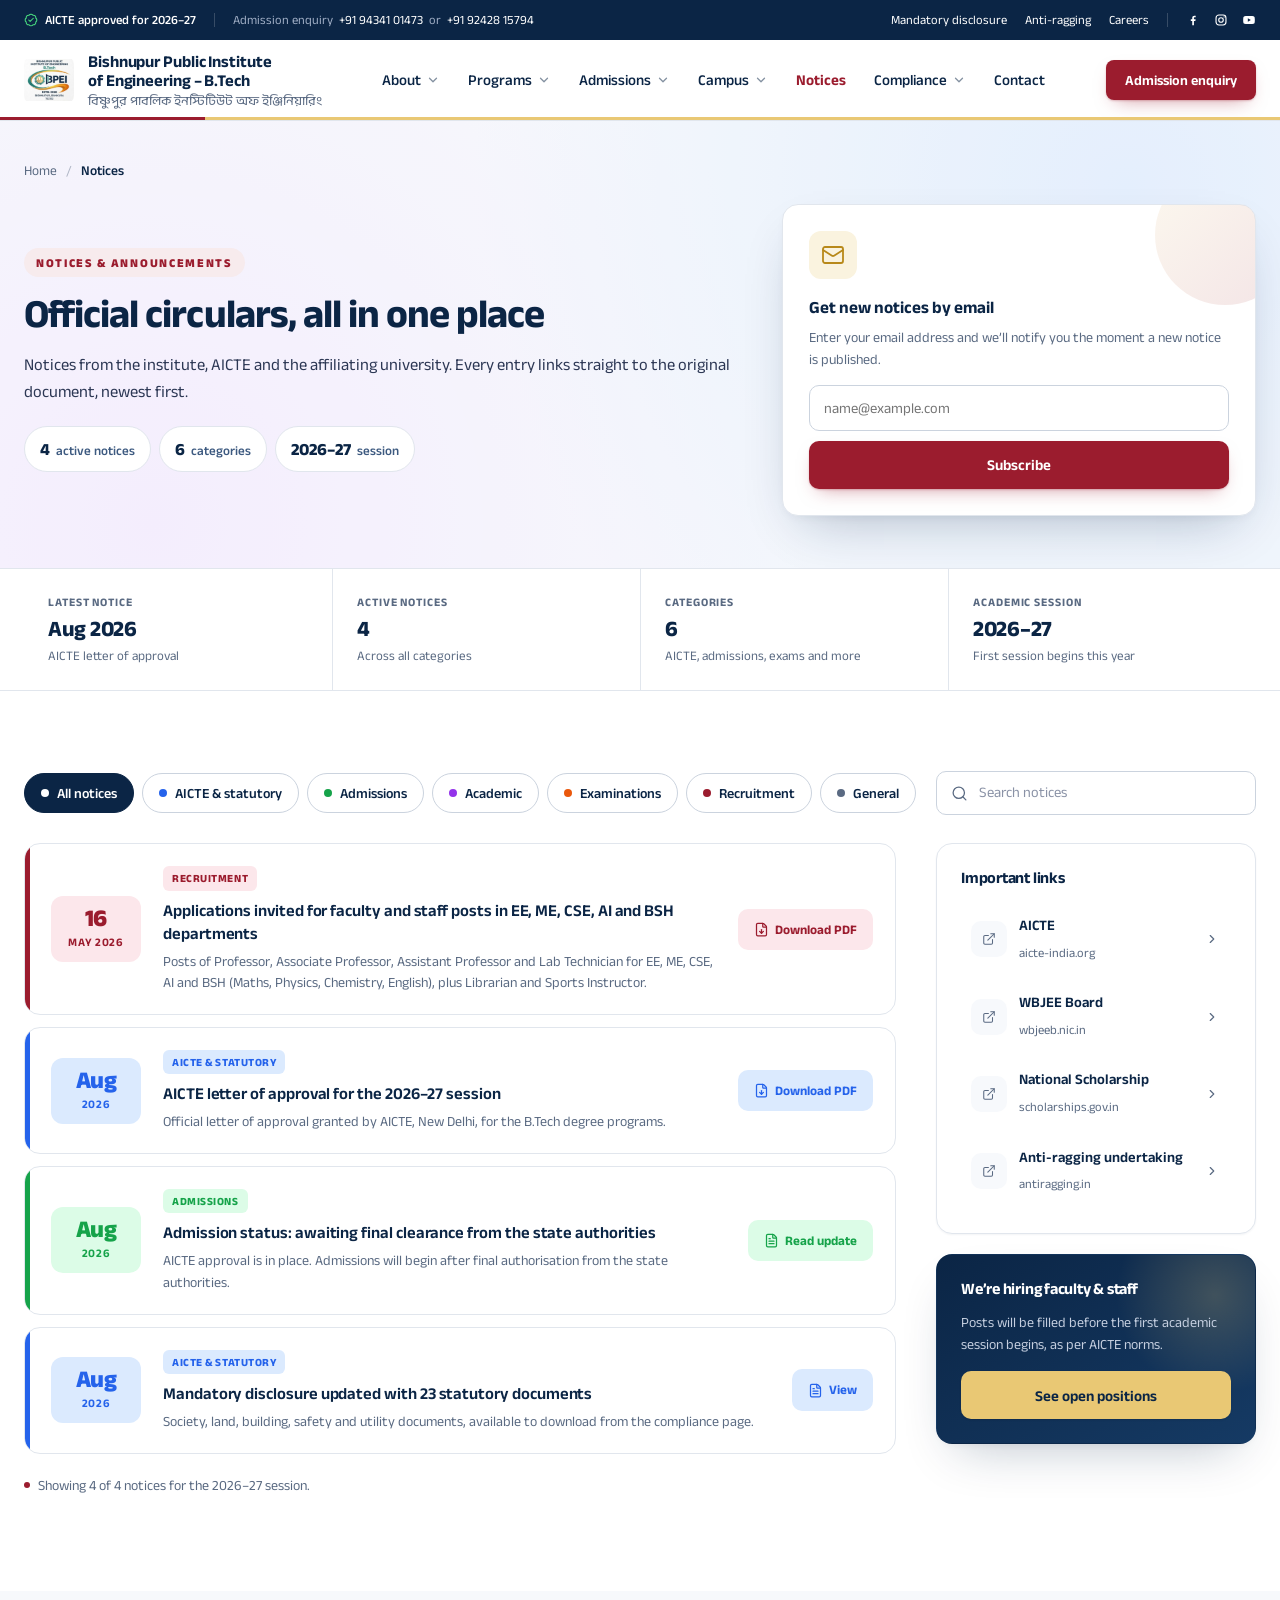
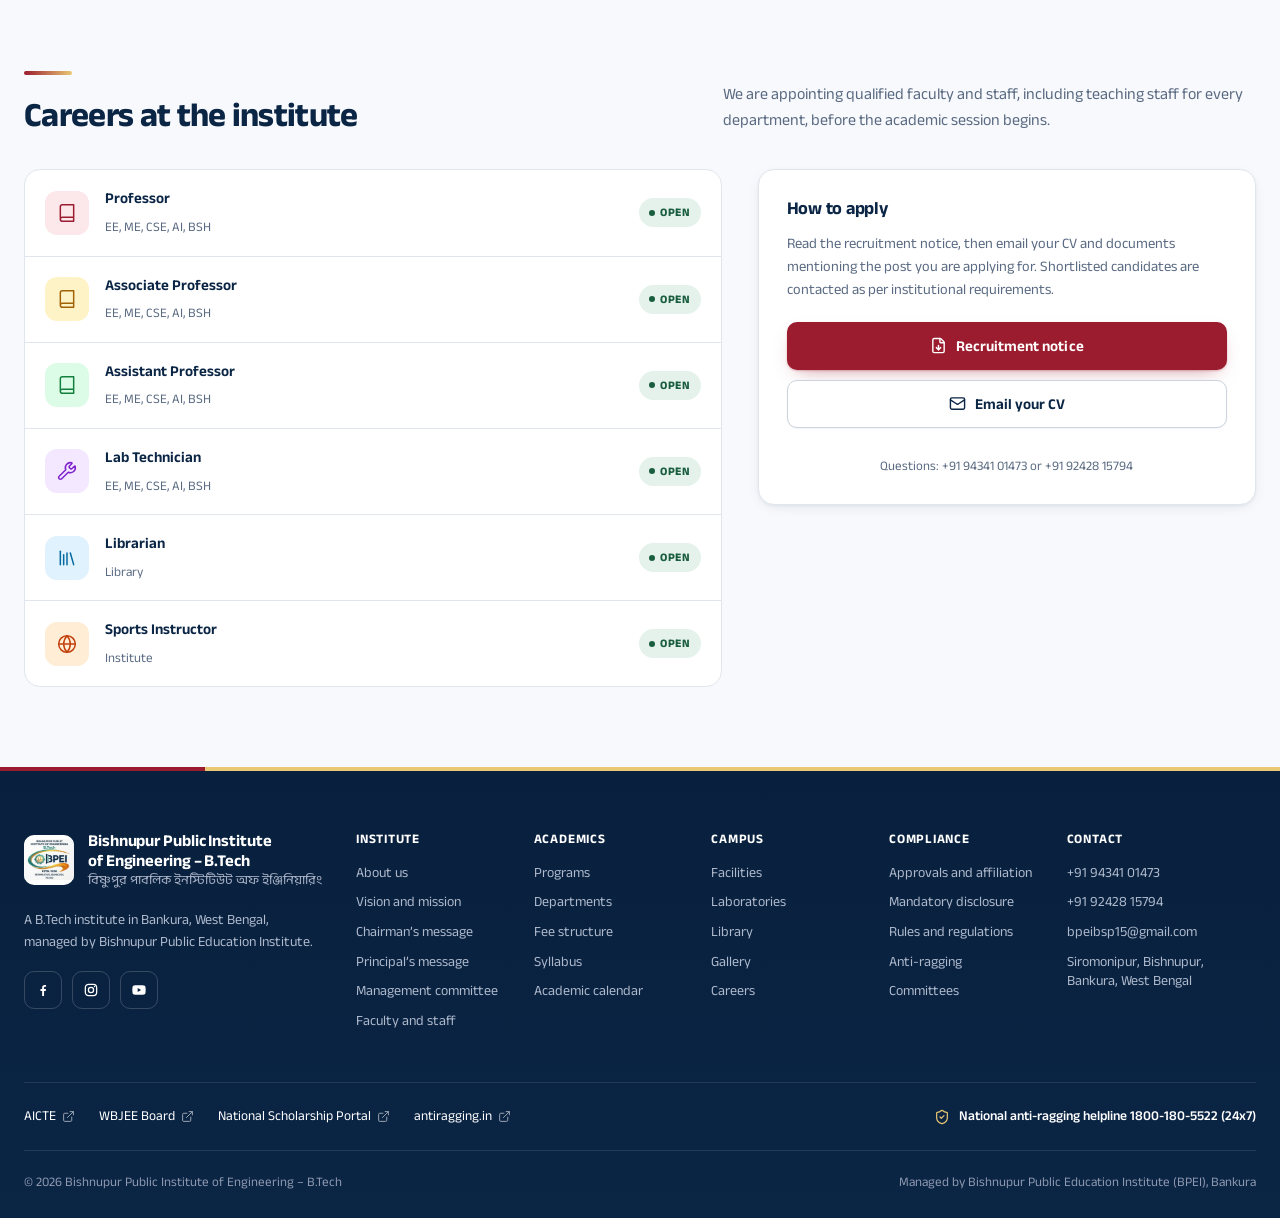
<file: notices.html>
<!doctype html>
<html lang="en">
<head>
<meta charset="utf-8">
<meta name="viewport" content="width=device-width, initial-scale=1">
<title>Notices and careers | BPIE B.Tech</title>
<meta name="description" content="Official notices from the institute, AICTE and the affiliating university, plus current faculty and staff recruitment.">
<link rel="canonical" href="https://btech.bpie.org.in/notices.html">
<meta name="theme-color" content="#0B2545">
<meta property="og:type" content="website">
<meta property="og:site_name" content="BPIE B.Tech">
<meta property="og:title" content="Notices and careers | BPIE B.Tech">
<meta property="og:description" content="Official notices from the institute, AICTE and the affiliating university, plus current faculty and staff recruitment.">
<meta property="og:url" content="https://btech.bpie.org.in/notices.html">
<link rel="icon" href="assets/img/logo.jpeg" type="image/jpeg">
<link rel="preload" href="assets/fonts/anek-latin-latin-standard-normal.woff2" as="font" type="font/woff2" crossorigin>
<link rel="stylesheet" href="assets/css/styles.css">
<script src="assets/js/main.js" defer></script>
<noscript><style>
  @media (max-width:1199px){.menu-btn{display:none!important}.drawer[hidden],.drawer .sub[hidden]{display:block!important}.drawer-panel{position:static;box-shadow:none;max-height:none}}
</style></noscript>
</head>
<body>
<a class="skip" href="#main">Skip to content</a>
<div class="util"><div class="wrap">
  <div class="util-l">
    <a class="ok" href="compliance.html#approvals"><svg aria-hidden="true" class="ic lucide lucide-badge-check" xmlns="http://www.w3.org/2000/svg" viewBox="0 0 24 24" fill="none" stroke="currentColor" stroke-width="1.8" stroke-linecap="round" stroke-linejoin="round"><path d="M3.85 8.62a4 4 0 0 1 4.78-4.77 4 4 0 0 1 6.74 0 4 4 0 0 1 4.78 4.78 4 4 0 0 1 0 6.74 4 4 0 0 1-4.77 4.78 4 4 0 0 1-6.75 0 4 4 0 0 1-4.78-4.77 4 4 0 0 1 0-6.76Z"/><path d="m16 9-5.5 5.5L8 12"/></svg>AICTE approved for 2026–27</a>
    <span class="sep" aria-hidden="true"></span>
    <span class="hide-m">Admission enquiry&nbsp; <a href="tel:+919434101473">+91 94341 01473</a>&nbsp; or&nbsp; <a href="tel:+919242815794">+91 92428 15794</a></span>
  </div>
  <div class="util-r">
    <a href="compliance.html#mandatory-disclosure">Mandatory disclosure</a><a href="compliance.html#anti-ragging">Anti-ragging</a><a href="notices.html#careers">Careers</a>
    <span class="sep" aria-hidden="true"></span>
    <span class="soc"><a href="https://www.facebook.com/profile.php?id=61574521413142" aria-label="Facebook" target="_blank" rel="noopener"><svg viewBox="0 0 24 24" aria-hidden="true" fill="currentColor"><path d="M13.6 21v-7.4h2.5l.4-3h-2.9V8.8c0-.9.3-1.5 1.5-1.5h1.5V4.6c-.3 0-1.2-.1-2.2-.1-2.2 0-3.7 1.3-3.7 3.8v2.3H8.2v3h2.5V21h2.9z"/></svg></a><a href="https://www.instagram.com/bpie_b.tech/" aria-label="Instagram" target="_blank" rel="noopener"><svg viewBox="0 0 24 24" aria-hidden="true" fill="none" stroke="currentColor" stroke-width="1.9"><rect x="3.5" y="3.5" width="17" height="17" rx="5"/><circle cx="12" cy="12" r="3.9"/><circle cx="17.3" cy="6.7" r="1" fill="currentColor" stroke="none"/></svg></a><a href="https://youtube.com/@bishnupurbtechcollege" aria-label="YouTube" target="_blank" rel="noopener"><svg viewBox="0 0 24 24" aria-hidden="true" fill="currentColor"><path d="M21.6 7.2a2.6 2.6 0 0 0-1.8-1.8C18.2 5 12 5 12 5s-6.2 0-7.8.4A2.6 2.6 0 0 0 2.4 7.2 27 27 0 0 0 2 12a27 27 0 0 0 .4 4.8 2.6 2.6 0 0 0 1.8 1.8C5.8 19 12 19 12 19s6.2 0 7.8-.4a2.6 2.6 0 0 0 1.8-1.8A27 27 0 0 0 22 12a27 27 0 0 0-.4-4.8zM10 15V9l5.2 3L10 15z"/></svg></a></span>
  </div>
</div></div>

<header class="hdr"><div class="wrap">
  <a class="brand" href="index.html" aria-label="Bishnupur Public Institute of Engineering – B.Tech, home"><img class="emb" src="assets/img/logo.jpeg" alt="Bishnupur Public Institute of Engineering logo">
    <span class="brand-t"><b>Bishnupur Public Institute<br>of Engineering – B.Tech</b><span lang="bn">বিষ্ণুপুর পাবলিক ইনস্টিটিউট অফ ইঞ্জিনিয়ারিং</span></span></a>
  <nav class="nav" aria-label="Main">
    <div class="nav-item">
      <button class="nav-link" type="button" aria-expanded="false" aria-controls="sub-about">About<svg aria-hidden="true" class="ic lucide lucide-chevron-down" xmlns="http://www.w3.org/2000/svg" viewBox="0 0 24 24" fill="none" stroke="currentColor" stroke-width="2.2" stroke-linecap="round" stroke-linejoin="round"><path d="m6 9 6 6 6-6"/></svg></button>
      <div class="nav-sub" id="sub-about"><a href="about.html">About the institute</a><a href="about.html#vision-and-mission">Vision and mission</a><a href="about.html#leadership">Leadership</a><a href="about.html#management">Management</a><a href="about.html#faculty-and-staff">Faculty and staff</a></div>
    </div>
    <div class="nav-item">
      <button class="nav-link" type="button" aria-expanded="false" aria-controls="sub-programs">Programs<svg aria-hidden="true" class="ic lucide lucide-chevron-down" xmlns="http://www.w3.org/2000/svg" viewBox="0 0 24 24" fill="none" stroke="currentColor" stroke-width="2.2" stroke-linecap="round" stroke-linejoin="round"><path d="m6 9 6 6 6-6"/></svg></button>
      <div class="nav-sub" id="sub-programs"><a href="programs.html">All programs</a><a href="computer-science-engineering.html">Computer Science &amp; Engineering</a><a href="mechanical-engineering.html">Mechanical Engineering</a><a href="electrical-engineering.html">Electrical Engineering</a><a href="artificial-intelligence.html">Artificial Intelligence</a><a href="programs.html#fees-syllabus-and-calendar">Fees, syllabus and calendar</a></div>
    </div>
    <div class="nav-item">
      <button class="nav-link" type="button" aria-expanded="false" aria-controls="sub-admissions">Admissions<svg aria-hidden="true" class="ic lucide lucide-chevron-down" xmlns="http://www.w3.org/2000/svg" viewBox="0 0 24 24" fill="none" stroke="currentColor" stroke-width="2.2" stroke-linecap="round" stroke-linejoin="round"><path d="m6 9 6 6 6-6"/></svg></button>
      <div class="nav-sub" id="sub-admissions"><a href="admissions.html#approval-status">Admission status</a><a href="admissions.html#how-to-apply">How to apply</a><a href="admissions.html#eligibility-and-fees">Eligibility and fees</a><a href="admissions.html#questions">Admission questions</a><a href="admissions.html#enquiry">Ask the admission team</a></div>
    </div>
    <div class="nav-item">
      <button class="nav-link" type="button" aria-expanded="false" aria-controls="sub-campus">Campus<svg aria-hidden="true" class="ic lucide lucide-chevron-down" xmlns="http://www.w3.org/2000/svg" viewBox="0 0 24 24" fill="none" stroke="currentColor" stroke-width="2.2" stroke-linecap="round" stroke-linejoin="round"><path d="m6 9 6 6 6-6"/></svg></button>
      <div class="nav-sub" id="sub-campus"><a href="campus.html#academic-spaces">Academic spaces</a><a href="campus.html#labs-and-workshops">Labs and workshops</a><a href="campus.html#computing-and-library">Computing and library</a><a href="campus.html#support-and-safety">Support and safety</a><a href="campus.html#gallery">Gallery</a></div>
    </div>
    <a class="nav-link on" href="notices.html" aria-current="page">Notices</a>
    <div class="nav-item">
      <button class="nav-link" type="button" aria-expanded="false" aria-controls="sub-compliance">Compliance<svg aria-hidden="true" class="ic lucide lucide-chevron-down" xmlns="http://www.w3.org/2000/svg" viewBox="0 0 24 24" fill="none" stroke="currentColor" stroke-width="2.2" stroke-linecap="round" stroke-linejoin="round"><path d="m6 9 6 6 6-6"/></svg></button>
      <div class="nav-sub" id="sub-compliance"><a href="compliance.html#approvals">Approvals and affiliation</a><a href="compliance.html#mandatory-disclosure">Mandatory disclosure</a><a href="compliance.html#anti-ragging">Anti-ragging</a><a href="compliance.html#rules-and-regulations">Rules and regulations</a><a href="compliance.html#committees">Committees</a></div>
    </div>
    <a class="nav-link" href="contact.html">Contact</a>
  </nav>
  <div class="hdr-cta"><a class="btn btn-p btn-sm" href="contact.html#enquiry">Admission enquiry</a></div>
  <button class="menu-btn" type="button" aria-expanded="false" aria-controls="drawer" aria-label="Open menu"><svg aria-hidden="true" class="ic i-open lucide lucide-menu" xmlns="http://www.w3.org/2000/svg" viewBox="0 0 24 24" fill="none" stroke="currentColor" stroke-width="1.8" stroke-linecap="round" stroke-linejoin="round"><path d="M4 5h16"/><path d="M4 12h16"/><path d="M4 19h16"/></svg><svg aria-hidden="true" class="ic i-close lucide lucide-x" xmlns="http://www.w3.org/2000/svg" viewBox="0 0 24 24" fill="none" stroke="currentColor" stroke-width="1.8" stroke-linecap="round" stroke-linejoin="round"><path d="M18 6 6 18"/><path d="m6 6 12 12"/></svg></button>
</div>
<div class="drawer" id="drawer" hidden><div class="drawer-panel">
  <button class="item" type="button" aria-expanded="false" aria-controls="d-about">About<svg aria-hidden="true" class="ic lucide lucide-chevron-down" xmlns="http://www.w3.org/2000/svg" viewBox="0 0 24 24" fill="none" stroke="currentColor" stroke-width="1.8" stroke-linecap="round" stroke-linejoin="round"><path d="m6 9 6 6 6-6"/></svg></button>
  <div class="sub" id="d-about" hidden><a href="about.html">About the institute</a><a href="about.html#vision-and-mission">Vision and mission</a><a href="about.html#leadership">Leadership</a><a href="about.html#management">Management</a><a href="about.html#faculty-and-staff">Faculty and staff</a></div>
  <button class="item" type="button" aria-expanded="false" aria-controls="d-programs">Programs<svg aria-hidden="true" class="ic lucide lucide-chevron-down" xmlns="http://www.w3.org/2000/svg" viewBox="0 0 24 24" fill="none" stroke="currentColor" stroke-width="1.8" stroke-linecap="round" stroke-linejoin="round"><path d="m6 9 6 6 6-6"/></svg></button>
  <div class="sub" id="d-programs" hidden><a href="programs.html">All programs</a><a href="computer-science-engineering.html">Computer Science &amp; Engineering</a><a href="mechanical-engineering.html">Mechanical Engineering</a><a href="electrical-engineering.html">Electrical Engineering</a><a href="artificial-intelligence.html">Artificial Intelligence</a><a href="programs.html#fees-syllabus-and-calendar">Fees, syllabus and calendar</a></div>
  <button class="item" type="button" aria-expanded="false" aria-controls="d-admissions">Admissions<svg aria-hidden="true" class="ic lucide lucide-chevron-down" xmlns="http://www.w3.org/2000/svg" viewBox="0 0 24 24" fill="none" stroke="currentColor" stroke-width="1.8" stroke-linecap="round" stroke-linejoin="round"><path d="m6 9 6 6 6-6"/></svg></button>
  <div class="sub" id="d-admissions" hidden><a href="admissions.html#approval-status">Admission status</a><a href="admissions.html#how-to-apply">How to apply</a><a href="admissions.html#eligibility-and-fees">Eligibility and fees</a><a href="admissions.html#questions">Admission questions</a><a href="admissions.html#enquiry">Ask the admission team</a></div>
  <button class="item" type="button" aria-expanded="false" aria-controls="d-campus">Campus<svg aria-hidden="true" class="ic lucide lucide-chevron-down" xmlns="http://www.w3.org/2000/svg" viewBox="0 0 24 24" fill="none" stroke="currentColor" stroke-width="1.8" stroke-linecap="round" stroke-linejoin="round"><path d="m6 9 6 6 6-6"/></svg></button>
  <div class="sub" id="d-campus" hidden><a href="campus.html#academic-spaces">Academic spaces</a><a href="campus.html#labs-and-workshops">Labs and workshops</a><a href="campus.html#computing-and-library">Computing and library</a><a href="campus.html#support-and-safety">Support and safety</a><a href="campus.html#gallery">Gallery</a></div>
  <a class="item on" href="notices.html">Notices<svg aria-hidden="true" class="ic lucide lucide-chevron-right" xmlns="http://www.w3.org/2000/svg" viewBox="0 0 24 24" fill="none" stroke="currentColor" stroke-width="1.8" stroke-linecap="round" stroke-linejoin="round"><path d="m9 18 6-6-6-6"/></svg></a>
  <button class="item" type="button" aria-expanded="false" aria-controls="d-compliance">Compliance<svg aria-hidden="true" class="ic lucide lucide-chevron-down" xmlns="http://www.w3.org/2000/svg" viewBox="0 0 24 24" fill="none" stroke="currentColor" stroke-width="1.8" stroke-linecap="round" stroke-linejoin="round"><path d="m6 9 6 6 6-6"/></svg></button>
  <div class="sub" id="d-compliance" hidden><a href="compliance.html#approvals">Approvals and affiliation</a><a href="compliance.html#mandatory-disclosure">Mandatory disclosure</a><a href="compliance.html#anti-ragging">Anti-ragging</a><a href="compliance.html#rules-and-regulations">Rules and regulations</a><a href="compliance.html#committees">Committees</a></div>
  <a class="item" href="contact.html">Contact<svg aria-hidden="true" class="ic lucide lucide-chevron-right" xmlns="http://www.w3.org/2000/svg" viewBox="0 0 24 24" fill="none" stroke="currentColor" stroke-width="1.8" stroke-linecap="round" stroke-linejoin="round"><path d="m9 18 6-6-6-6"/></svg></a>
  <div class="dcta"><a class="btn btn-p" href="contact.html#enquiry">Admission enquiry</a><a class="btn btn-s" href="tel:+919434101473"><svg aria-hidden="true" class="ic lucide lucide-phone" xmlns="http://www.w3.org/2000/svg" viewBox="0 0 24 24" fill="none" stroke="currentColor" stroke-width="1.8" stroke-linecap="round" stroke-linejoin="round"><path d="M13.832 16.568a1 1 0 0 0 1.213-.303l.355-.465A2 2 0 0 1 17 15h3a2 2 0 0 1 2 2v3a2 2 0 0 1-2 2A18 18 0 0 1 2 4a2 2 0 0 1 2-2h3a2 2 0 0 1 2 2v3a2 2 0 0 1-.8 1.6l-.468.351a1 1 0 0 0-.292 1.233 14 14 0 0 0 6.392 6.384"/></svg>Call +91 94341 01473</a></div>
  <p class="dhelp">National anti-ragging helpline <a href="tel:18001805522">1800-180-5522</a> (24x7)</p>
</div></div>
</header>

<main id="main">

<!-- ============ HERO ============ -->
<section class="nx-hero">
  <div class="wrap">
    <nav class="crumb" aria-label="Breadcrumb"><a href="index.html">Home</a><span aria-hidden="true">/</span><b aria-current="page">Notices</b></nav>
    <div class="nx-hero-body">
      <div class="nx-hero-txt">
        <span class="nx-hero-kicker">Notices &amp; announcements</span>
        <h1>Official circulars, all in one place</h1>
        <p class="intro">Notices from the institute, AICTE and the affiliating university. Every entry links straight to the original document, newest first.</p>
        <div class="nx-hero-badges">
          <span class="nx-hero-badge"><b>4</b>active notices</span>
          <span class="nx-hero-badge"><b>6</b>categories</span>
          <span class="nx-hero-badge"><b>2026–27</b>session</span>
        </div>
      </div>
      <form class="nx-subscribe" data-form="subscribe" data-endpoint="" data-success="Thank you. New notices will be sent to your email." novalidate>
        <span class="nx-subscribe-icon"><svg viewBox="0 0 24 24" fill="none" stroke="currentColor" stroke-width="1.8" stroke-linecap="round" stroke-linejoin="round"><path d="m22 7-8.991 5.727a2 2 0 0 1-2.009 0L2 7"/><rect x="2" y="4" width="20" height="16" rx="2"/></svg></span>
        <b>Get new notices by email</b>
        <p>Enter your email address and we’ll notify you the moment a new notice is published.</p>
        <label class="sr-only" for="sub-email">Your email address</label>
        <input id="sub-email" name="email" type="email" autocomplete="email" placeholder="name@example.com" required data-label="your email address">
        <button class="btn btn-p" type="submit">Subscribe</button>
        <p class="form-status" role="status" aria-live="polite"></p>
      </form>
    </div>
  </div>
</section>

<!-- ============ STATS ============ -->
<section class="nx-stats"><div class="wrap">
  <div class="nx-stat"><small>Latest notice</small><b>Aug 2026</b><span>AICTE letter of approval</span></div>
  <div class="nx-stat"><small>Active notices</small><b>4</b><span>Across all categories</span></div>
  <div class="nx-stat"><small>Categories</small><b>6</b><span>AICTE, admissions, exams and more</span></div>
  <div class="nx-stat"><small>Academic session</small><b>2026–27</b><span>First session begins this year</span></div>
</div></section>

<!-- ============ NOTICE LIST ============ -->
<section class="sec" id="notices"><div class="wrap">

  <div class="nx-tools">
    <div class="nx-chips" data-filter-group="notices" role="group" aria-label="Filter notices by category">
      <button type="button" class="nx-chip on" data-filter="all" aria-pressed="true">All notices</button>
      <button type="button" class="nx-chip nx-chip--aicte" data-filter="AICTE and statutory" aria-pressed="false">AICTE &amp; statutory</button>
      <button type="button" class="nx-chip nx-chip--adm" data-filter="Admissions" aria-pressed="false">Admissions</button>
      <button type="button" class="nx-chip nx-chip--academic" data-filter="Academic" aria-pressed="false">Academic</button>
      <button type="button" class="nx-chip nx-chip--exam" data-filter="Examinations" aria-pressed="false">Examinations</button>
      <button type="button" class="nx-chip nx-chip--rec" data-filter="Recruitment" aria-pressed="false">Recruitment</button>
      <button type="button" class="nx-chip nx-chip--gen" data-filter="General" aria-pressed="false">General</button>
    </div>
    <label class="search">
      <svg aria-hidden="true" class="ic lucide lucide-search" xmlns="http://www.w3.org/2000/svg" viewBox="0 0 24 24" fill="none" stroke="currentColor" stroke-width="1.8" stroke-linecap="round" stroke-linejoin="round"><path d="m21 21-4.34-4.34"/><circle cx="11" cy="11" r="8"/></svg>
      <span class="sr-only">Search notices</span>
      <input type="search" placeholder="Search notices" data-filter-search="notices">
    </label>
  </div>

  <div class="nx-grid">
    <div class="nx-list" data-filter-target="notices">

      <article class="nx-item" data-cat="Recruitment">
        <div class="nx-date" aria-hidden="true"><b>16</b><span>May 2026</span></div>
        <div class="nx-body">
          <span class="nx-cat">Recruitment</span>
          <h3>Applications invited for faculty and staff posts in EE, ME, CSE, AI and BSH departments</h3>
          <p>Posts of Professor, Associate Professor, Assistant Professor and Lab Technician for EE, ME, CSE, AI and BSH (Maths, Physics, Chemistry, English), plus Librarian and Sports Instructor.</p>
        </div>
        <a class="nx-action" href="https://btech.bpie.org.in/wp-content/uploads/2026/05/Bishnupur-Public-Institute-of-Engineering-B.Tech_.pdf" aria-label="Download the recruitment notice PDF" target="_blank" rel="noopener">
          <svg viewBox="0 0 24 24" fill="none" stroke="currentColor" stroke-width="2" stroke-linecap="round" stroke-linejoin="round"><path d="M6 22a2 2 0 0 1-2-2V4a2 2 0 0 1 2-2h8a2.4 2.4 0 0 1 1.704.706l3.588 3.588A2.4 2.4 0 0 1 20 8v12a2 2 0 0 1-2 2z"/><path d="M14 2v5a1 1 0 0 0 1 1h5"/><path d="M12 18v-6"/><path d="m9 15 3 3 3-3"/></svg>Download PDF
        </a>
      </article>

      <article class="nx-item" data-cat="AICTE and statutory">
        <div class="nx-date" aria-hidden="true"><b>Aug</b><span>2026</span></div>
        <div class="nx-body">
          <span class="nx-cat">AICTE &amp; statutory</span>
          <h3>AICTE letter of approval for the 2026–27 session</h3>
          <p>Official letter of approval granted by AICTE, New Delhi, for the B.Tech degree programs.</p>
        </div>
        <a class="nx-action" href="https://btech.bpie.org.in/wp-content/uploads/2026/08/Approval-26-27.pdf" aria-label="Download the AICTE approval PDF" target="_blank" rel="noopener">
          <svg viewBox="0 0 24 24" fill="none" stroke="currentColor" stroke-width="2" stroke-linecap="round" stroke-linejoin="round"><path d="M6 22a2 2 0 0 1-2-2V4a2 2 0 0 1 2-2h8a2.4 2.4 0 0 1 1.704.706l3.588 3.588A2.4 2.4 0 0 1 20 8v12a2 2 0 0 1-2 2z"/><path d="M14 2v5a1 1 0 0 0 1 1h5"/><path d="M12 18v-6"/><path d="m9 15 3 3 3-3"/></svg>Download PDF
        </a>
      </article>

      <article class="nx-item" data-cat="Admissions">
        <div class="nx-date" aria-hidden="true"><b>Aug</b><span>2026</span></div>
        <div class="nx-body">
          <span class="nx-cat">Admissions</span>
          <h3>Admission status: awaiting final clearance from the state authorities</h3>
          <p>AICTE approval is in place. Admissions will begin after final authorisation from the state authorities.</p>
        </div>
        <a class="nx-action" href="admissions.html#approval-status" aria-label="Read the admission status update">
          <svg viewBox="0 0 24 24" fill="none" stroke="currentColor" stroke-width="2" stroke-linecap="round" stroke-linejoin="round"><path d="M6 22a2 2 0 0 1-2-2V4a2 2 0 0 1 2-2h8a2.4 2.4 0 0 1 1.704.706l3.588 3.588A2.4 2.4 0 0 1 20 8v12a2 2 0 0 1-2 2z"/><path d="M14 2v5a1 1 0 0 0 1 1h5"/><path d="M10 9H8"/><path d="M16 13H8"/><path d="M16 17H8"/></svg>Read update
        </a>
      </article>

      <article class="nx-item" data-cat="AICTE and statutory">
        <div class="nx-date" aria-hidden="true"><b>Aug</b><span>2026</span></div>
        <div class="nx-body">
          <span class="nx-cat">AICTE &amp; statutory</span>
          <h3>Mandatory disclosure updated with 23 statutory documents</h3>
          <p>Society, land, building, safety and utility documents, available to download from the compliance page.</p>
        </div>
        <a class="nx-action" href="compliance.html#mandatory-disclosure" aria-label="View mandatory disclosure documents">
          <svg viewBox="0 0 24 24" fill="none" stroke="currentColor" stroke-width="2" stroke-linecap="round" stroke-linejoin="round"><path d="M6 22a2 2 0 0 1-2-2V4a2 2 0 0 1 2-2h8a2.4 2.4 0 0 1 1.704.706l3.588 3.588A2.4 2.4 0 0 1 20 8v12a2 2 0 0 1-2 2z"/><path d="M14 2v5a1 1 0 0 0 1 1h5"/><path d="M10 9H8"/><path d="M16 13H8"/><path d="M16 17H8"/></svg>View
        </a>
      </article>

    </div>

    <aside class="nx-side">
      <div class="nx-card">
        <h3>Important links</h3>
        <ul class="nx-card-links">
          <li><a href="https://www.aicte-india.org/" target="_blank" rel="noopener">
            <span class="nx-card-ic"><svg viewBox="0 0 24 24" fill="none" stroke="currentColor" stroke-width="1.8" stroke-linecap="round" stroke-linejoin="round"><path d="M15 3h6v6"/><path d="M10 14 21 3"/><path d="M18 13v6a2 2 0 0 1-2 2H5a2 2 0 0 1-2-2V8a2 2 0 0 1 2-2h6"/></svg></span>
            <span><b>AICTE</b><small>aicte-india.org</small></span>
            <svg viewBox="0 0 24 24" fill="none" stroke="currentColor" stroke-width="2" stroke-linecap="round" stroke-linejoin="round"><path d="m9 18 6-6-6-6"/></svg>
          </a></li>
          <li><a href="https://wbjeeb.nic.in/" target="_blank" rel="noopener">
            <span class="nx-card-ic"><svg viewBox="0 0 24 24" fill="none" stroke="currentColor" stroke-width="1.8" stroke-linecap="round" stroke-linejoin="round"><path d="M15 3h6v6"/><path d="M10 14 21 3"/><path d="M18 13v6a2 2 0 0 1-2 2H5a2 2 0 0 1-2-2V8a2 2 0 0 1 2-2h6"/></svg></span>
            <span><b>WBJEE Board</b><small>wbjeeb.nic.in</small></span>
            <svg viewBox="0 0 24 24" fill="none" stroke="currentColor" stroke-width="2" stroke-linecap="round" stroke-linejoin="round"><path d="m9 18 6-6-6-6"/></svg>
          </a></li>
          <li><a href="https://scholarships.gov.in/" target="_blank" rel="noopener">
            <span class="nx-card-ic"><svg viewBox="0 0 24 24" fill="none" stroke="currentColor" stroke-width="1.8" stroke-linecap="round" stroke-linejoin="round"><path d="M15 3h6v6"/><path d="M10 14 21 3"/><path d="M18 13v6a2 2 0 0 1-2 2H5a2 2 0 0 1-2-2V8a2 2 0 0 1 2-2h6"/></svg></span>
            <span><b>National Scholarship</b><small>scholarships.gov.in</small></span>
            <svg viewBox="0 0 24 24" fill="none" stroke="currentColor" stroke-width="2" stroke-linecap="round" stroke-linejoin="round"><path d="m9 18 6-6-6-6"/></svg>
          </a></li>
          <li><a href="https://www.antiragging.in/" target="_blank" rel="noopener">
            <span class="nx-card-ic"><svg viewBox="0 0 24 24" fill="none" stroke="currentColor" stroke-width="1.8" stroke-linecap="round" stroke-linejoin="round"><path d="M15 3h6v6"/><path d="M10 14 21 3"/><path d="M18 13v6a2 2 0 0 1-2 2H5a2 2 0 0 1-2-2V8a2 2 0 0 1 2-2h6"/></svg></span>
            <span><b>Anti-ragging undertaking</b><small>antiragging.in</small></span>
            <svg viewBox="0 0 24 24" fill="none" stroke="currentColor" stroke-width="2" stroke-linecap="round" stroke-linejoin="round"><path d="m9 18 6-6-6-6"/></svg>
          </a></li>
        </ul>
      </div>

      <div class="nx-card nx-card--cta">
        <h3>We’re hiring faculty &amp; staff</h3>
        <p>Posts will be filled before the first academic session begins, as per AICTE norms.</p>
        <a class="btn btn-b" href="#careers">See open positions</a>
      </div>
    </aside>
  </div>

  <p class="filter-empty" data-filter-empty="notices" hidden>No notices in this category yet. New notices appear here as soon as they are published.</p>
  <p class="muted nx-count" data-filter-count="notices" data-noun="notices">Showing 4 of 4 notices for the 2026–27 session.</p>
</div></section>

<!-- ============ CAREERS ============ -->
<section class="sec alt" id="careers"><div class="wrap">
  <div class="sec-head" style="margin-bottom:36px">
    <h2>Careers at the institute</h2>
    <p>We are appointing qualified faculty and staff, including teaching staff for every department, before the academic session begins.</p>
  </div>
  <div class="nx-careers">
    <div class="nx-careers-roles">
      <div class="nx-role">
        <span class="nx-role-ic"><svg viewBox="0 0 24 24" fill="none" stroke="currentColor" stroke-width="1.8" stroke-linecap="round" stroke-linejoin="round"><path d="M4 19.5v-15A2.5 2.5 0 0 1 6.5 2H20v20H6.5a2.5 2.5 0 0 1 0-5H20"/></svg></span>
        <div><b>Professor</b><small>EE, ME, CSE, AI, BSH</small></div>
        <span class="nx-role-tag">Open</span>
      </div>
      <div class="nx-role">
        <span class="nx-role-ic"><svg viewBox="0 0 24 24" fill="none" stroke="currentColor" stroke-width="1.8" stroke-linecap="round" stroke-linejoin="round"><path d="M4 19.5v-15A2.5 2.5 0 0 1 6.5 2H20v20H6.5a2.5 2.5 0 0 1 0-5H20"/></svg></span>
        <div><b>Associate Professor</b><small>EE, ME, CSE, AI, BSH</small></div>
        <span class="nx-role-tag">Open</span>
      </div>
      <div class="nx-role">
        <span class="nx-role-ic"><svg viewBox="0 0 24 24" fill="none" stroke="currentColor" stroke-width="1.8" stroke-linecap="round" stroke-linejoin="round"><path d="M4 19.5v-15A2.5 2.5 0 0 1 6.5 2H20v20H6.5a2.5 2.5 0 0 1 0-5H20"/></svg></span>
        <div><b>Assistant Professor</b><small>EE, ME, CSE, AI, BSH</small></div>
        <span class="nx-role-tag">Open</span>
      </div>
      <div class="nx-role">
        <span class="nx-role-ic"><svg viewBox="0 0 24 24" fill="none" stroke="currentColor" stroke-width="1.8" stroke-linecap="round" stroke-linejoin="round"><path d="M14.7 6.3a1 1 0 0 0 0 1.4l1.6 1.6a1 1 0 0 0 1.4 0l3.106-3.105c.32-.322.863-.22.983.218a6 6 0 0 1-8.259 7.057l-7.91 7.91a1 1 0 0 1-2.999-3l7.91-7.91a6 6 0 0 1 7.057-8.259c.438.12.54.662.219.984z"/></svg></span>
        <div><b>Lab Technician</b><small>EE, ME, CSE, AI, BSH</small></div>
        <span class="nx-role-tag">Open</span>
      </div>
      <div class="nx-role">
        <span class="nx-role-ic"><svg viewBox="0 0 24 24" fill="none" stroke="currentColor" stroke-width="1.8" stroke-linecap="round" stroke-linejoin="round"><path d="m16 6 4 14"/><path d="M12 6v14"/><path d="M8 8v12"/><path d="M4 4v16"/></svg></span>
        <div><b>Librarian</b><small>Library</small></div>
        <span class="nx-role-tag">Open</span>
      </div>
      <div class="nx-role">
        <span class="nx-role-ic"><svg viewBox="0 0 24 24" fill="none" stroke="currentColor" stroke-width="1.8" stroke-linecap="round" stroke-linejoin="round"><circle cx="12" cy="12" r="10"/><path d="M2 12h20"/><path d="M12 2a15.3 15.3 0 0 1 4 10 15.3 15.3 0 0 1-4 10 15.3 15.3 0 0 1-4-10 15.3 15.3 0 0 1 4-10z"/></svg></span>
        <div><b>Sports Instructor</b><small>Institute</small></div>
        <span class="nx-role-tag">Open</span>
      </div>
    </div>

    <div class="nx-careers-side">
      <h3>How to apply</h3>
      <p>Read the recruitment notice, then email your CV and documents mentioning the post you are applying for. Shortlisted candidates are contacted as per institutional requirements.</p>
      <a class="btn btn-p" href="https://btech.bpie.org.in/wp-content/uploads/2026/05/Bishnupur-Public-Institute-of-Engineering-B.Tech_.pdf" target="_blank" rel="noopener"><svg viewBox="0 0 24 24" fill="none" stroke="currentColor" stroke-width="2" stroke-linecap="round" stroke-linejoin="round"><path d="M6 22a2 2 0 0 1-2-2V4a2 2 0 0 1 2-2h8a2.4 2.4 0 0 1 1.704.706l3.588 3.588A2.4 2.4 0 0 1 20 8v12a2 2 0 0 1-2 2z"/><path d="M14 2v5a1 1 0 0 0 1 1h5"/><path d="M12 18v-6"/><path d="m9 15 3 3 3-3"/></svg>Recruitment notice</a>
      <a class="btn btn-s" href="mailto:bpeibsp15@gmail.com?subject=Application%20for%20a%20faculty%20or%20staff%20post"><svg viewBox="0 0 24 24" fill="none" stroke="currentColor" stroke-width="2" stroke-linecap="round" stroke-linejoin="round"><path d="m22 7-8.991 5.727a2 2 0 0 1-2.009 0L2 7"/><rect x="2" y="4" width="20" height="16" rx="2"/></svg>Email your CV</a>
      <p class="muted" style="font-size:13px;margin:18px 0 0;text-align:center">Questions: +91 94341 01473 or +91 92428 15794</p>
    </div>
  </div>
</div></section>

</main>

<footer class="ftr"><div class="wrap">
  <div class="top">
    <div>
      <a class="brand" href="index.html" aria-label="Home"><img
  class="emb"
  src="assets/img/logo.jpeg"
  alt="Bishnupur Public Institute of Engineering logo"
/><span class="brand-t"><b>Bishnupur Public Institute<br>of Engineering – B.Tech</b><span lang="bn">বিষ্ণুপুর পাবলিক ইনস্টিটিউট অফ ইঞ্জিনিয়ারিং</span></span></a>
      <p class="about-t">A B.Tech institute in Bankura, West Bengal, managed by Bishnupur Public Education Institute.</p>
      <div class="soc"><a href="https://www.facebook.com/profile.php?id=61574521413142" aria-label="Facebook" target="_blank" rel="noopener"><svg viewBox="0 0 24 24" aria-hidden="true" fill="currentColor"><path d="M13.6 21v-7.4h2.5l.4-3h-2.9V8.8c0-.9.3-1.5 1.5-1.5h1.5V4.6c-.3 0-1.2-.1-2.2-.1-2.2 0-3.7 1.3-3.7 3.8v2.3H8.2v3h2.5V21h2.9z"/></svg></a><a href="https://www.instagram.com/bpie_b.tech/" aria-label="Instagram" target="_blank" rel="noopener"><svg viewBox="0 0 24 24" aria-hidden="true" fill="none" stroke="currentColor" stroke-width="1.9"><rect x="3.5" y="3.5" width="17" height="17" rx="5"/><circle cx="12" cy="12" r="3.9"/><circle cx="17.3" cy="6.7" r="1" fill="currentColor" stroke="none"/></svg></a><a href="https://youtube.com/@bishnupurbtechcollege" aria-label="YouTube" target="_blank" rel="noopener"><svg viewBox="0 0 24 24" aria-hidden="true" fill="currentColor"><path d="M21.6 7.2a2.6 2.6 0 0 0-1.8-1.8C18.2 5 12 5 12 5s-6.2 0-7.8.4A2.6 2.6 0 0 0 2.4 7.2 27 27 0 0 0 2 12a27 27 0 0 0 .4 4.8 2.6 2.6 0 0 0 1.8 1.8C5.8 19 12 19 12 19s6.2 0 7.8-.4a2.6 2.6 0 0 0 1.8-1.8A27 27 0 0 0 22 12a27 27 0 0 0-.4-4.8zM10 15V9l5.2 3L10 15z"/></svg></a></div>
    </div>
    <nav aria-label="Institute"><h5>Institute</h5><ul><li><a href="about.html">About us</a></li><li><a href="about.html#vision-and-mission">Vision and mission</a></li><li><a href="about.html#chairman">Chairman’s message</a></li><li><a href="about.html#principal">Principal’s message</a></li><li><a href="about.html#management">Management committee</a></li><li><a href="about.html#faculty-and-staff">Faculty and staff</a></li></ul></nav>
    <nav aria-label="Academics"><h5>Academics</h5><ul><li><a href="programs.html">Programs</a></li><li><a href="programs.html#compare-the-programs">Departments</a></li><li><a href="programs.html#fees">Fee structure</a></li><li><a href="programs.html#syllabus">Syllabus</a></li><li><a href="programs.html#calendar">Academic calendar</a></li></ul></nav>
    <nav aria-label="Campus"><h5>Campus</h5><ul><li><a href="campus.html">Facilities</a></li><li><a href="campus.html#labs-and-workshops">Laboratories</a></li><li><a href="campus.html#computing-and-library">Library</a></li><li><a href="campus.html#gallery">Gallery</a></li><li><a href="notices.html#careers">Careers</a></li></ul></nav>
    <nav aria-label="Compliance"><h5>Compliance</h5><ul><li><a href="compliance.html#approvals">Approvals and affiliation</a></li><li><a href="compliance.html#mandatory-disclosure">Mandatory disclosure</a></li><li><a href="compliance.html#rules-and-regulations">Rules and regulations</a></li><li><a href="compliance.html#anti-ragging">Anti-ragging</a></li><li><a href="compliance.html#committees">Committees</a></li></ul></nav>
    <div><h5>Contact</h5><ul><li><a href="tel:+919434101473">+91 94341 01473</a></li><li><a href="tel:+919242815794">+91 92428 15794</a></li><li><a href="mailto:bpeibsp15@gmail.com">bpeibsp15@gmail.com</a></li><li><a href="contact.html">Siromonipur, Bishnupur, Bankura, West Bengal</a></li></ul></div>
  </div>
  <div class="mid">
    <div class="links"><a href="https://www.aicte-india.org/" target="_blank" rel="noopener">AICTE<svg aria-hidden="true" class="ic lucide lucide-external-link" xmlns="http://www.w3.org/2000/svg" viewBox="0 0 24 24" fill="none" stroke="currentColor" stroke-width="1.8" stroke-linecap="round" stroke-linejoin="round"><path d="M15 3h6v6"/><path d="M10 14 21 3"/><path d="M18 13v6a2 2 0 0 1-2 2H5a2 2 0 0 1-2-2V8a2 2 0 0 1 2-2h6"/></svg></a><a href="https://wbjeeb.nic.in/" target="_blank" rel="noopener">WBJEE Board<svg aria-hidden="true" class="ic lucide lucide-external-link" xmlns="http://www.w3.org/2000/svg" viewBox="0 0 24 24" fill="none" stroke="currentColor" stroke-width="1.8" stroke-linecap="round" stroke-linejoin="round"><path d="M15 3h6v6"/><path d="M10 14 21 3"/><path d="M18 13v6a2 2 0 0 1-2 2H5a2 2 0 0 1-2-2V8a2 2 0 0 1 2-2h6"/></svg></a><a href="https://scholarships.gov.in/" target="_blank" rel="noopener">National Scholarship Portal<svg aria-hidden="true" class="ic lucide lucide-external-link" xmlns="http://www.w3.org/2000/svg" viewBox="0 0 24 24" fill="none" stroke="currentColor" stroke-width="1.8" stroke-linecap="round" stroke-linejoin="round"><path d="M15 3h6v6"/><path d="M10 14 21 3"/><path d="M18 13v6a2 2 0 0 1-2 2H5a2 2 0 0 1-2-2V8a2 2 0 0 1 2-2h6"/></svg></a><a href="https://www.antiragging.in/" target="_blank" rel="noopener">antiragging.in<svg aria-hidden="true" class="ic lucide lucide-external-link" xmlns="http://www.w3.org/2000/svg" viewBox="0 0 24 24" fill="none" stroke="currentColor" stroke-width="1.8" stroke-linecap="round" stroke-linejoin="round"><path d="M15 3h6v6"/><path d="M10 14 21 3"/><path d="M18 13v6a2 2 0 0 1-2 2H5a2 2 0 0 1-2-2V8a2 2 0 0 1 2-2h6"/></svg></a></div>
    <a class="help" href="tel:18001805522"><svg aria-hidden="true" class="ic lucide lucide-shield-check" xmlns="http://www.w3.org/2000/svg" viewBox="0 0 24 24" fill="none" stroke="currentColor" stroke-width="1.8" stroke-linecap="round" stroke-linejoin="round"><path d="M20 13c0 5-3.5 7.5-7.66 8.95a1 1 0 0 1-.67-.01C7.5 20.5 4 18 4 13V6a1 1 0 0 1 1-1c2 0 4.5-1.2 6.24-2.72a1.17 1.17 0 0 1 1.52 0C14.51 3.81 17 5 19 5a1 1 0 0 1 1 1z"/><path d="m9 12 2 2 4-4"/></svg>National anti-ragging helpline 1800-180-5522 (24x7)</a>
  </div>
  <div class="bottom"><span>© <span data-year>2026</span> Bishnupur Public Institute of Engineering – B.Tech</span><span>Managed by Bishnupur Public Education Institute (BPEI), Bankura</span></div>
</div></footer>
</body>
</html>
</file>
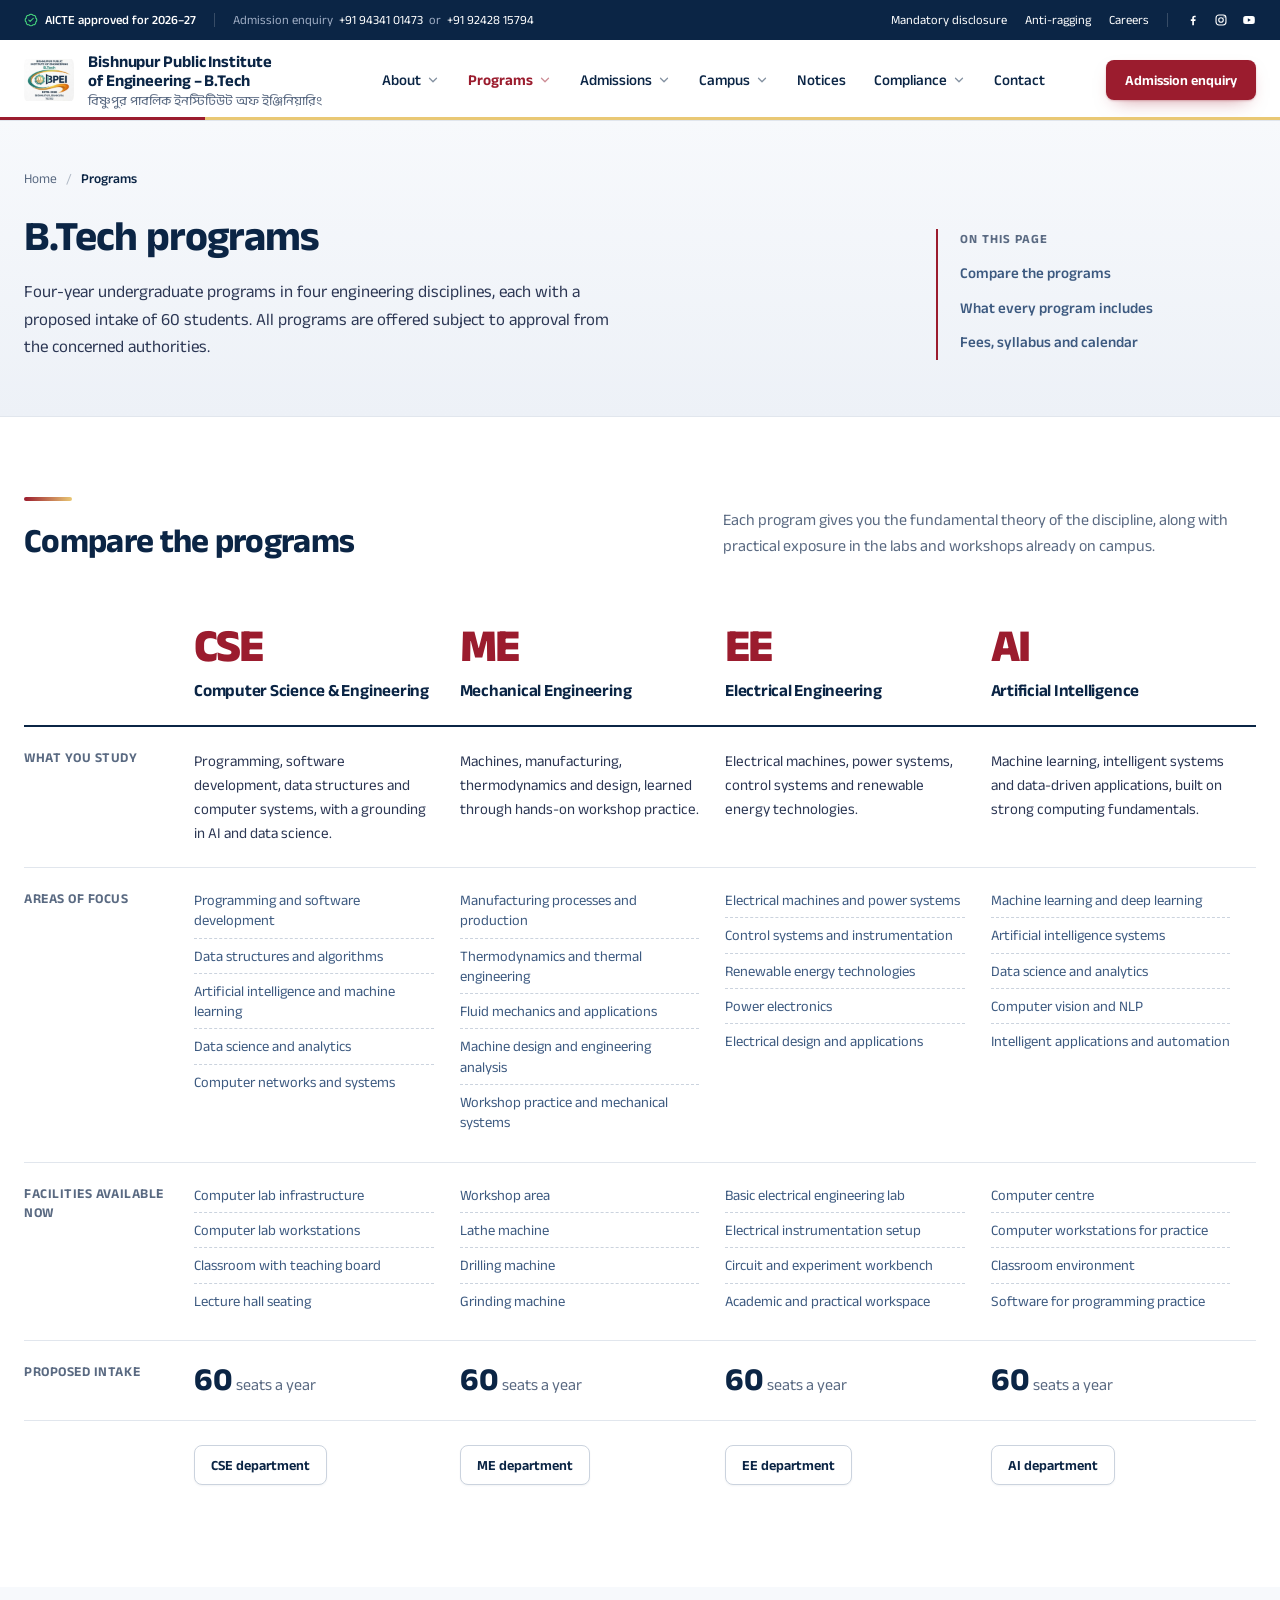
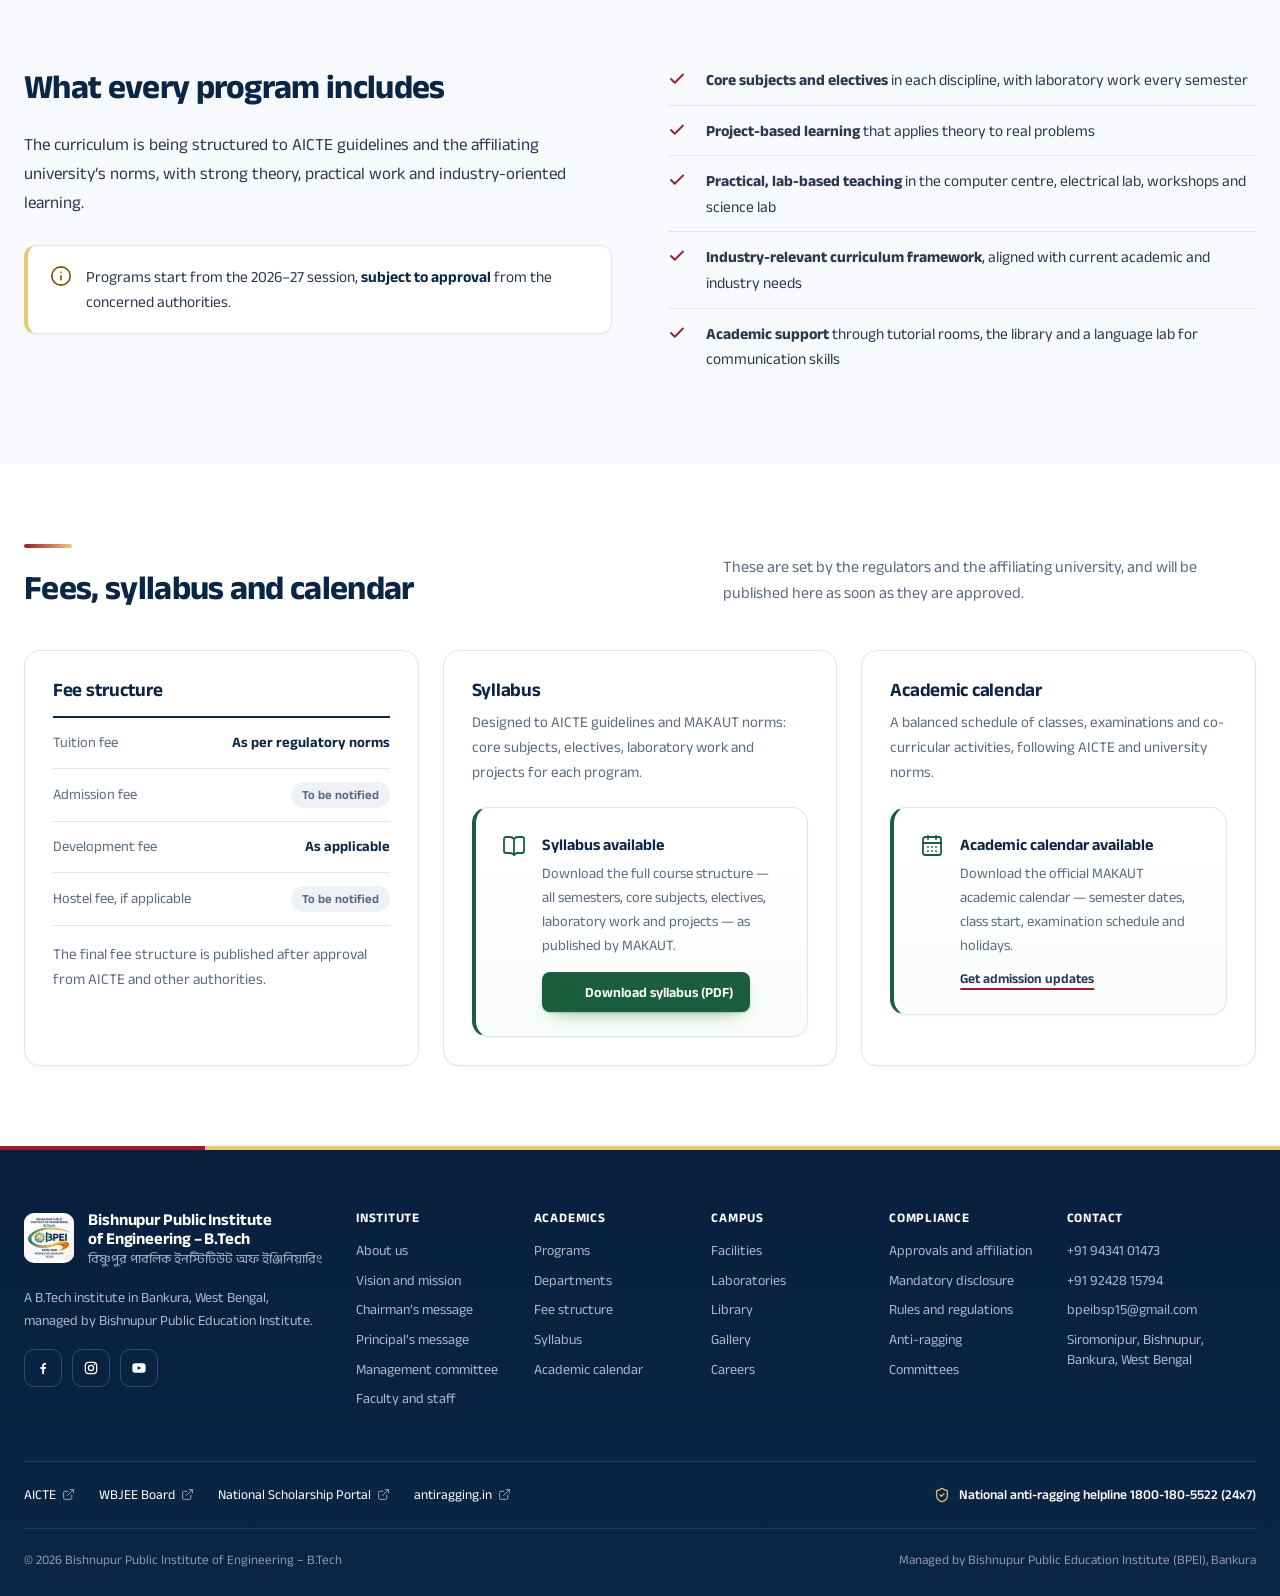
<file: programs.html>
<!doctype html>
<html lang="en">
<head>
<meta charset="utf-8">
<meta name="viewport" content="width=device-width, initial-scale=1">
<title>B.Tech programs | BPIE B.Tech</title>
<meta name="description" content="Compare the four B.Tech programs: focus areas, facilities and a proposed intake of 60 seats each, plus fees, syllabus and calendar.">
<link rel="canonical" href="https://btech.bpie.org.in/programs.html">
<meta name="theme-color" content="#17213D">
<meta property="og:type" content="website">
<meta property="og:site_name" content="BPIE B.Tech">
<meta property="og:title" content="B.Tech programs | BPIE B.Tech">
<meta property="og:description" content="Compare the four B.Tech programs: focus areas, facilities and a proposed intake of 60 seats each, plus fees, syllabus and calendar.">
<meta property="og:url" content="https://btech.bpie.org.in/programs.html">
<link rel="icon" href="assets/img/logo.jpeg" type="image/jpeg">
<link rel="preload" href="assets/fonts/anek-latin-latin-standard-normal.woff2" as="font" type="font/woff2" crossorigin>
<link rel="stylesheet" href="assets/css/styles.css">
<script src="assets/js/main.js" defer></script>
<noscript><style>
  @media (max-width:1199px){.menu-btn{display:none!important}.drawer[hidden],.drawer .sub[hidden]{display:block!important}.drawer-panel{position:static;box-shadow:none;max-height:none}}
</style></noscript>
</head>
<body>
<a class="skip" href="#main">Skip to content</a>
<div class="util"><div class="wrap">
  <div class="util-l">
    <a class="ok" href="compliance.html#approvals"><svg aria-hidden="true" class="ic lucide lucide-badge-check" xmlns="http://www.w3.org/2000/svg" viewBox="0 0 24 24" fill="none" stroke="currentColor" stroke-width="1.8" stroke-linecap="round" stroke-linejoin="round" > <path d="M3.85 8.62a4 4 0 0 1 4.78-4.77 4 4 0 0 1 6.74 0 4 4 0 0 1 4.78 4.78 4 4 0 0 1 0 6.74 4 4 0 0 1-4.77 4.78 4 4 0 0 1-6.75 0 4 4 0 0 1-4.78-4.77 4 4 0 0 1 0-6.76Z" /> <path d="m16 9-5.5 5.5L8 12" /> </svg>AICTE approved for 2026–27</a>
    <span class="sep" aria-hidden="true"></span>
    <span class="hide-m">Admission enquiry&nbsp; <a href="tel:+919434101473">+91 94341 01473</a>&nbsp; or&nbsp; <a href="tel:+919242815794">+91 92428 15794</a></span>
  </div>
  <div class="util-r">
    <a href="compliance.html#mandatory-disclosure">Mandatory disclosure</a><a href="compliance.html#anti-ragging">Anti-ragging</a><a href="notices.html#careers">Careers</a>
    <span class="sep" aria-hidden="true"></span>
    <span class="soc"><a href="https://www.facebook.com/profile.php?id=61574521413142" aria-label="Facebook" target="_blank" rel="noopener"><svg viewBox="0 0 24 24" aria-hidden="true" fill="currentColor"><path d="M13.6 21v-7.4h2.5l.4-3h-2.9V8.8c0-.9.3-1.5 1.5-1.5h1.5V4.6c-.3 0-1.2-.1-2.2-.1-2.2 0-3.7 1.3-3.7 3.8v2.3H8.2v3h2.5V21h2.9z"/></svg></a><a href="https://www.instagram.com/bpie_b.tech/" aria-label="Instagram" target="_blank" rel="noopener"><svg viewBox="0 0 24 24" aria-hidden="true" fill="none" stroke="currentColor" stroke-width="1.9"><rect x="3.5" y="3.5" width="17" height="17" rx="5"/><circle cx="12" cy="12" r="3.9"/><circle cx="17.3" cy="6.7" r="1" fill="currentColor" stroke="none"/></svg></a><a href="https://youtube.com/@bishnupurbtechcollege" aria-label="YouTube" target="_blank" rel="noopener"><svg viewBox="0 0 24 24" aria-hidden="true" fill="currentColor"><path d="M21.6 7.2a2.6 2.6 0 0 0-1.8-1.8C18.2 5 12 5 12 5s-6.2 0-7.8.4A2.6 2.6 0 0 0 2.4 7.2 27 27 0 0 0 2 12a27 27 0 0 0 .4 4.8 2.6 2.6 0 0 0 1.8 1.8C5.8 19 12 19 12 19s6.2 0 7.8-.4a2.6 2.6 0 0 0 1.8-1.8A27 27 0 0 0 22 12a27 27 0 0 0-.4-4.8zM10 15V9l5.2 3L10 15z"/></svg></a></span>
  </div>
</div></div>
<header class="hdr"><div class="wrap">
  <a class="brand" href="index.html" aria-label="Bishnupur Public Institute of Engineering – B.Tech, home"><img 
    class="emb" 
    src="assets/img/logo.jpeg" 
    alt="Bishnupur Public Institute of Engineering logo"
><span class="brand-t"><b>Bishnupur Public Institute<br>of Engineering – B.Tech</b><span lang="bn">বিষ্ণুপুর পাবলিক ইনস্টিটিউট অফ ইঞ্জিনিয়ারিং</span></span></a>
  <nav class="nav" aria-label="Main">
    <div class="nav-item">
      <button class="nav-link" type="button" aria-expanded="false" aria-controls="sub-about">About<svg aria-hidden="true" class="ic lucide lucide-chevron-down" xmlns="http://www.w3.org/2000/svg" viewBox="0 0 24 24" fill="none" stroke="currentColor" stroke-width="2.2" stroke-linecap="round" stroke-linejoin="round" > <path d="m6 9 6 6 6-6" /> </svg></button>
      <div class="nav-sub" id="sub-about"><a href="about.html">About the institute</a><a href="about.html#vision-and-mission">Vision and mission</a><a href="about.html#leadership">Leadership</a><a href="about.html#management">Management</a><a href="about.html#faculty-and-staff">Faculty and staff</a></div>
    </div>
    <div class="nav-item">
      <button class="nav-link on" type="button" aria-expanded="false" aria-controls="sub-programs">Programs<svg aria-hidden="true" class="ic lucide lucide-chevron-down" xmlns="http://www.w3.org/2000/svg" viewBox="0 0 24 24" fill="none" stroke="currentColor" stroke-width="2.2" stroke-linecap="round" stroke-linejoin="round" > <path d="m6 9 6 6 6-6" /> </svg></button>
      <div class="nav-sub" id="sub-programs"><a href="programs.html">All programs</a><a href="computer-science-engineering.html">Computer Science &amp; Engineering</a><a href="mechanical-engineering.html">Mechanical Engineering</a><a href="electrical-engineering.html">Electrical Engineering</a><a href="artificial-intelligence.html">Artificial Intelligence</a><a href="programs.html#fees-syllabus-and-calendar">Fees, syllabus and calendar</a></div>
    </div>
    <div class="nav-item">
      <button class="nav-link" type="button" aria-expanded="false" aria-controls="sub-admissions">Admissions<svg aria-hidden="true" class="ic lucide lucide-chevron-down" xmlns="http://www.w3.org/2000/svg" viewBox="0 0 24 24" fill="none" stroke="currentColor" stroke-width="2.2" stroke-linecap="round" stroke-linejoin="round" > <path d="m6 9 6 6 6-6" /> </svg></button>
      <div class="nav-sub" id="sub-admissions"><a href="admissions.html#approval-status">Admission status</a><a href="admissions.html#how-to-apply">How to apply</a><a href="admissions.html#eligibility-and-fees">Eligibility and fees</a><a href="admissions.html#questions">Admission questions</a><a href="admissions.html#enquiry">Ask the admission team</a></div>
    </div>
    <div class="nav-item">
      <button class="nav-link" type="button" aria-expanded="false" aria-controls="sub-campus">Campus<svg aria-hidden="true" class="ic lucide lucide-chevron-down" xmlns="http://www.w3.org/2000/svg" viewBox="0 0 24 24" fill="none" stroke="currentColor" stroke-width="2.2" stroke-linecap="round" stroke-linejoin="round" > <path d="m6 9 6 6 6-6" /> </svg></button>
      <div class="nav-sub" id="sub-campus"><a href="campus.html#academic-spaces">Academic spaces</a><a href="campus.html#labs-and-workshops">Labs and workshops</a><a href="campus.html#computing-and-library">Computing and library</a><a href="campus.html#support-and-safety">Support and safety</a><a href="campus.html#gallery">Gallery</a></div>
    </div>
    <a class="nav-link" href="notices.html">Notices</a>
    <div class="nav-item">
      <button class="nav-link" type="button" aria-expanded="false" aria-controls="sub-compliance">Compliance<svg aria-hidden="true" class="ic lucide lucide-chevron-down" xmlns="http://www.w3.org/2000/svg" viewBox="0 0 24 24" fill="none" stroke="currentColor" stroke-width="2.2" stroke-linecap="round" stroke-linejoin="round" > <path d="m6 9 6 6 6-6" /> </svg></button>
      <div class="nav-sub" id="sub-compliance"><a href="compliance.html#approvals">Approvals and affiliation</a><a href="compliance.html#mandatory-disclosure">Mandatory disclosure</a><a href="compliance.html#anti-ragging">Anti-ragging</a><a href="compliance.html#rules-and-regulations">Rules and regulations</a><a href="compliance.html#committees">Committees</a></div>
    </div>
    <a class="nav-link" href="contact.html">Contact</a>
  </nav>
  <div class="hdr-cta"><a class="btn btn-p btn-sm" href="contact.html#enquiry">Admission enquiry</a></div>
  <button class="menu-btn" type="button" aria-expanded="false" aria-controls="drawer" aria-label="Open menu"><svg aria-hidden="true" class="ic i-open lucide lucide-menu" xmlns="http://www.w3.org/2000/svg" viewBox="0 0 24 24" fill="none" stroke="currentColor" stroke-width="1.8" stroke-linecap="round" stroke-linejoin="round" > <path d="M4 5h16" /> <path d="M4 12h16" /> <path d="M4 19h16" /> </svg><svg aria-hidden="true" class="ic i-close lucide lucide-x" xmlns="http://www.w3.org/2000/svg" viewBox="0 0 24 24" fill="none" stroke="currentColor" stroke-width="1.8" stroke-linecap="round" stroke-linejoin="round" > <path d="M18 6 6 18" /> <path d="m6 6 12 12" /> </svg></button>
</div>
<div class="drawer" id="drawer" hidden><div class="drawer-panel">
  <button class="item" type="button" aria-expanded="false" aria-controls="d-about">About<svg aria-hidden="true" class="ic lucide lucide-chevron-down" xmlns="http://www.w3.org/2000/svg" viewBox="0 0 24 24" fill="none" stroke="currentColor" stroke-width="1.8" stroke-linecap="round" stroke-linejoin="round" > <path d="m6 9 6 6 6-6" /> </svg></button>
  <div class="sub" id="d-about" hidden><a href="about.html">About the institute</a><a href="about.html#vision-and-mission">Vision and mission</a><a href="about.html#leadership">Leadership</a><a href="about.html#management">Management</a><a href="about.html#faculty-and-staff">Faculty and staff</a></div>
  <button class="item on" type="button" aria-expanded="false" aria-controls="d-programs">Programs<svg aria-hidden="true" class="ic lucide lucide-chevron-down" xmlns="http://www.w3.org/2000/svg" viewBox="0 0 24 24" fill="none" stroke="currentColor" stroke-width="1.8" stroke-linecap="round" stroke-linejoin="round" > <path d="m6 9 6 6 6-6" /> </svg></button>
  <div class="sub" id="d-programs" hidden><a href="programs.html">All programs</a><a href="computer-science-engineering.html">Computer Science &amp; Engineering</a><a href="mechanical-engineering.html">Mechanical Engineering</a><a href="electrical-engineering.html">Electrical Engineering</a><a href="artificial-intelligence.html">Artificial Intelligence</a><a href="programs.html#fees-syllabus-and-calendar">Fees, syllabus and calendar</a></div>
  <button class="item" type="button" aria-expanded="false" aria-controls="d-admissions">Admissions<svg aria-hidden="true" class="ic lucide lucide-chevron-down" xmlns="http://www.w3.org/2000/svg" viewBox="0 0 24 24" fill="none" stroke="currentColor" stroke-width="1.8" stroke-linecap="round" stroke-linejoin="round" > <path d="m6 9 6 6 6-6" /> </svg></button>
  <div class="sub" id="d-admissions" hidden><a href="admissions.html#approval-status">Admission status</a><a href="admissions.html#how-to-apply">How to apply</a><a href="admissions.html#eligibility-and-fees">Eligibility and fees</a><a href="admissions.html#questions">Admission questions</a><a href="admissions.html#enquiry">Ask the admission team</a></div>
  <button class="item" type="button" aria-expanded="false" aria-controls="d-campus">Campus<svg aria-hidden="true" class="ic lucide lucide-chevron-down" xmlns="http://www.w3.org/2000/svg" viewBox="0 0 24 24" fill="none" stroke="currentColor" stroke-width="1.8" stroke-linecap="round" stroke-linejoin="round" > <path d="m6 9 6 6 6-6" /> </svg></button>
  <div class="sub" id="d-campus" hidden><a href="campus.html#academic-spaces">Academic spaces</a><a href="campus.html#labs-and-workshops">Labs and workshops</a><a href="campus.html#computing-and-library">Computing and library</a><a href="campus.html#support-and-safety">Support and safety</a><a href="campus.html#gallery">Gallery</a></div>
  <a class="item" href="notices.html">Notices<svg aria-hidden="true" class="ic lucide lucide-chevron-right" xmlns="http://www.w3.org/2000/svg" viewBox="0 0 24 24" fill="none" stroke="currentColor" stroke-width="1.8" stroke-linecap="round" stroke-linejoin="round" > <path d="m9 18 6-6-6-6" /> </svg></a>
  <button class="item" type="button" aria-expanded="false" aria-controls="d-compliance">Compliance<svg aria-hidden="true" class="ic lucide lucide-chevron-down" xmlns="http://www.w3.org/2000/svg" viewBox="0 0 24 24" fill="none" stroke="currentColor" stroke-width="1.8" stroke-linecap="round" stroke-linejoin="round" > <path d="m6 9 6 6 6-6" /> </svg></button>
  <div class="sub" id="d-compliance" hidden><a href="compliance.html#approvals">Approvals and affiliation</a><a href="compliance.html#mandatory-disclosure">Mandatory disclosure</a><a href="compliance.html#anti-ragging">Anti-ragging</a><a href="compliance.html#rules-and-regulations">Rules and regulations</a><a href="compliance.html#committees">Committees</a></div>
  <a class="item" href="contact.html">Contact<svg aria-hidden="true" class="ic lucide lucide-chevron-right" xmlns="http://www.w3.org/2000/svg" viewBox="0 0 24 24" fill="none" stroke="currentColor" stroke-width="1.8" stroke-linecap="round" stroke-linejoin="round" > <path d="m9 18 6-6-6-6" /> </svg></a>
  <div class="dcta"><a class="btn btn-p" href="contact.html#enquiry">Admission enquiry</a><a class="btn btn-s" href="tel:+919434101473"><svg aria-hidden="true" class="ic lucide lucide-phone" xmlns="http://www.w3.org/2000/svg" viewBox="0 0 24 24" fill="none" stroke="currentColor" stroke-width="1.8" stroke-linecap="round" stroke-linejoin="round" > <path d="M13.832 16.568a1 1 0 0 0 1.213-.303l.355-.465A2 2 0 0 1 17 15h3a2 2 0 0 1 2 2v3a2 2 0 0 1-2 2A18 18 0 0 1 2 4a2 2 0 0 1 2-2h3a2 2 0 0 1 2 2v3a2 2 0 0 1-.8 1.6l-.468.351a1 1 0 0 0-.292 1.233 14 14 0 0 0 6.392 6.384" /> </svg>Call +91 94341 01473</a></div>
  <p class="dhelp">National anti-ragging helpline <a href="tel:18001805522">1800-180-5522</a> (24x7)</p>
</div></div>
</header>
<main id="main">
<section class="phero"><div class="wrap">
  <div>
    <nav class="crumb" aria-label="Breadcrumb"><a href="index.html">Home</a><span aria-hidden="true">/</span><b aria-current="page">Programs</b></nav>
    <h1>B.Tech programs</h1>
    <p class="intro">Four-year undergraduate programs in four engineering disciplines, each with a proposed intake of 60 students. All programs are offered subject to approval from the concerned authorities.</p>
  </div>
  <nav class="onpage" aria-label="On this page"><b>On this page</b><a href="#compare-the-programs">Compare the programs</a><a href="#what-every-program-includes">What every program includes</a><a href="#fees-syllabus-and-calendar">Fees, syllabus and calendar</a></nav>
</div></section>
<section id="compare-the-programs" class="sec"><div class="wrap">
  <div class="sec-head"><h2>Compare the programs</h2><p>Each program gives you the fundamental theory of the discipline, along with practical exposure in the labs and workshops already on campus.</p></div>
  <div class="tscroll"><table class="cmp">
    <thead><tr><td class="lbl"></td><td><span class="code">CSE</span><h3>Computer Science &amp; Engineering</h3></td><td><span class="code">ME</span><h3>Mechanical Engineering</h3></td><td><span class="code">EE</span><h3>Electrical Engineering</h3></td><td><span class="code">AI</span><h3>Artificial Intelligence</h3></td></tr></thead>
    <tbody>
      <tr><th scope="row">What you study</th><td class="desc">Programming, software development, data structures and computer systems, with a grounding in AI and data science.</td><td class="desc">Machines, manufacturing, thermodynamics and design, learned through hands-on workshop practice.</td><td class="desc">Electrical machines, power systems, control systems and renewable energy technologies.</td><td class="desc">Machine learning, intelligent systems and data-driven applications, built on strong computing fundamentals.</td></tr>
      <tr><th scope="row">Areas of focus</th><td><ul><li>Programming and software development</li><li>Data structures and algorithms</li><li>Artificial intelligence and machine learning</li><li>Data science and analytics</li><li>Computer networks and systems</li></ul></td><td><ul><li>Manufacturing processes and production</li><li>Thermodynamics and thermal engineering</li><li>Fluid mechanics and applications</li><li>Machine design and engineering analysis</li><li>Workshop practice and mechanical systems</li></ul></td><td><ul><li>Electrical machines and power systems</li><li>Control systems and instrumentation</li><li>Renewable energy technologies</li><li>Power electronics</li><li>Electrical design and applications</li></ul></td><td><ul><li>Machine learning and deep learning</li><li>Artificial intelligence systems</li><li>Data science and analytics</li><li>Computer vision and NLP</li><li>Intelligent applications and automation</li></ul></td></tr>
      <tr><th scope="row">Facilities available now</th><td><ul class="dots"><li>Computer lab infrastructure</li><li>Computer lab workstations</li><li>Classroom with teaching board</li><li>Lecture hall seating</li></ul></td><td><ul class="dots"><li>Workshop area</li><li>Lathe machine</li><li>Drilling machine</li><li>Grinding machine</li></ul></td><td><ul class="dots"><li>Basic electrical engineering lab</li><li>Electrical instrumentation setup</li><li>Circuit and experiment workbench</li><li>Academic and practical workspace</li></ul></td><td><ul class="dots"><li>Computer centre</li><li>Computer workstations for practice</li><li>Classroom environment</li><li>Software for programming practice</li></ul></td></tr>
      <tr><th scope="row">Proposed intake</th><td><span class="big">60</span> <span class="muted">seats a year</span></td><td><span class="big">60</span> <span class="muted">seats a year</span></td><td><span class="big">60</span> <span class="muted">seats a year</span></td><td><span class="big">60</span> <span class="muted">seats a year</span></td></tr>
      <tr class="last"><th scope="row"></th><td><a class="btn btn-s btn-sm" href="computer-science-engineering.html">CSE department</a></td><td><a class="btn btn-s btn-sm" href="mechanical-engineering.html">ME department</a></td><td><a class="btn btn-s btn-sm" href="electrical-engineering.html">EE department</a></td><td><a class="btn btn-s btn-sm" href="artificial-intelligence.html">AI department</a></td></tr>
    </tbody>
  </table></div>
</div></section>
<section id="what-every-program-includes" class="sec alt"><div class="wrap">
  <div class="two">
    <div>
      <h2 class="h2">What every program includes</h2>
      <p class="lead-p" style="margin-top:24px">The curriculum is being structured to AICTE guidelines and the affiliating university’s norms, with strong theory, practical work and industry-oriented learning.</p>
      <div class="callout" style="margin:28px 0 0;background:#fff"><svg aria-hidden="true" class="ic lucide lucide-info" xmlns="http://www.w3.org/2000/svg" viewBox="0 0 24 24" fill="none" stroke="currentColor" stroke-width="1.8" stroke-linecap="round" stroke-linejoin="round" > <circle cx="12" cy="12" r="10" /> <path d="M12 16v-4" /> <path d="M12 8h.01" /> </svg><div>Programs start from the 2026–27 session, <b>subject to approval</b> from the concerned authorities.</div></div>
    </div>
    <ul class="ticks">
      <li><svg aria-hidden="true" class="ic lucide lucide-check" xmlns="http://www.w3.org/2000/svg" viewBox="0 0 24 24" fill="none" stroke="currentColor" stroke-width="2.4" stroke-linecap="round" stroke-linejoin="round" > <path d="M20 6 9 17l-5-5" /> </svg><span><b>Core subjects and electives</b> in each discipline, with laboratory work every semester</span></li>
      <li><svg aria-hidden="true" class="ic lucide lucide-check" xmlns="http://www.w3.org/2000/svg" viewBox="0 0 24 24" fill="none" stroke="currentColor" stroke-width="2.4" stroke-linecap="round" stroke-linejoin="round" > <path d="M20 6 9 17l-5-5" /> </svg><span><b>Project-based learning</b> that applies theory to real problems</span></li>
      <li><svg aria-hidden="true" class="ic lucide lucide-check" xmlns="http://www.w3.org/2000/svg" viewBox="0 0 24 24" fill="none" stroke="currentColor" stroke-width="2.4" stroke-linecap="round" stroke-linejoin="round" > <path d="M20 6 9 17l-5-5" /> </svg><span><b>Practical, lab-based teaching</b> in the computer centre, electrical lab, workshops and science lab</span></li>
      <li><svg aria-hidden="true" class="ic lucide lucide-check" xmlns="http://www.w3.org/2000/svg" viewBox="0 0 24 24" fill="none" stroke="currentColor" stroke-width="2.4" stroke-linecap="round" stroke-linejoin="round" > <path d="M20 6 9 17l-5-5" /> </svg><span><b>Industry-relevant curriculum framework</b>, aligned with current academic and industry needs</span></li>
      <li><svg aria-hidden="true" class="ic lucide lucide-check" xmlns="http://www.w3.org/2000/svg" viewBox="0 0 24 24" fill="none" stroke="currentColor" stroke-width="2.4" stroke-linecap="round" stroke-linejoin="round" > <path d="M20 6 9 17l-5-5" /> </svg><span><b>Academic support</b> through tutorial rooms, the library and a language lab for communication skills</span></li>
    </ul>
  </div>
</div></section>
<section id="fees-syllabus-and-calendar" class="sec"><div class="wrap">
  <div class="sec-head"><h2>Fees, syllabus and calendar</h2><p>These are set by the regulators and the affiliating university, and will be published here as soon as they are approved.</p></div>
  <div class="three">
    <div id="fees" class="panel">
      <h3>Fee structure</h3>
      <dl class="fees">
        <div><dt>Tuition fee</dt><dd>As per regulatory norms</dd></div>
        <div><dt>Admission fee</dt><dd><span class="pill pill-tbd">To be notified</span></dd></div>
        <div><dt>Development fee</dt><dd>As applicable</dd></div>
        <div><dt>Hostel fee, if applicable</dt><dd><span class="pill pill-tbd">To be notified</span></dd></div>
      </dl>
      <p style="margin:16px 0 0;font-size:15px">The final fee structure is published after approval from AICTE and other authorities.</p>
    </div>
       <div id="syllabus" class="panel">
      <h3>Syllabus</h3>
      <p>Designed to AICTE guidelines and MAKAUT norms: core subjects, electives, laboratory work and projects for each program.</p>
      <div class="empty empty--ok" style="margin-top:22px">
        <svg aria-hidden="true" class="ic lucide lucide-book-open" xmlns="http://www.w3.org/2000/svg" viewBox="0 0 24 24" fill="none" stroke="currentColor" stroke-width="1.8" stroke-linecap="round" stroke-linejoin="round">
          <path d="M12 5v16"/>
          <path d="M20.001 19A2 2 0 0022 17V5a2 2 0 00-1.999-2L16 3.002A5 5 0 0012 5a5 5 0 00-4-2H4a2 2 0 00-2 2v12a2 2 0 001.999 2H8a5 5 0 014 2 5 5 0 014-2z"/>
        </svg>
        <div>
          <b>Syllabus available</b>
          <p>Download the full course structure — all semesters, core subjects, electives, laboratory work and projects — as published by MAKAUT.</p>
          <div class="empty-actions">
            <a class="btn btn-dl btn-sm" href="https://makautexam.net/aicte_details/Syllabus/CSIT/AllSem25.pdf" target="_blank" rel="noopener" aria-label="Open the MAKAUT syllabus PDF in a new tab">
              <svg viewBox="0 0 24 24" fill="none" stroke="currentColor" stroke-width="2" stroke-linecap="round" stroke-linejoin="round">
                <path d="M6 22a2 2 0 0 1-2-2V4a2 2 0 0 1 2-2h8a2.4 2.4 0 0 1 1.704.706l3.588 3.588A2.4 2.4 0 0 1 20 8v12a2 2 0 0 1-2 2z"/>
                <path d="M14 2v5a1 1 0 0 0 1 1h5"/>
                <path d="M12 18v-6"/>
                <path d="m9 15 3 3 3-3"/>
              </svg>
              Download syllabus (PDF)
            </a>
            <!-- <a class="lnk" href="admissions.html#notify" style="font-size:13.5px">Get admission updates</a> -->
          </div>
        </div>
      </div>
    </div>
     <div id="calendar" class="panel">
      <h3>Academic calendar</h3>
      <p>A balanced schedule of classes, examinations and co-curricular activities, following AICTE and university norms.</p>
      <div class="empty empty--ok" style="margin-top:22px">
        <svg aria-hidden="true" class="ic lucide lucide-calendar-days" xmlns="http://www.w3.org/2000/svg" viewBox="0 0 24 24" fill="none" stroke="currentColor" stroke-width="1.8" stroke-linecap="round" stroke-linejoin="round">
          <path d="M8 2v3"/>
          <path d="M16 2v3"/>
          <rect x="3" y="3" width="18" height="18" rx="2"/>
          <path d="M3 9h18"/>
          <path d="M8 13h.01"/>
          <path d="M12 13h.01"/>
          <path d="M16 13h.01"/>
          <path d="M8 17h.01"/>
          <path d="M12 17h.01"/>
          <path d="M16 17h.01"/>
        </svg>
        <div>
          <b>Academic calendar available</b>
          <p>Download the official MAKAUT academic calendar — semester dates, class start, examination schedule and holidays.</p>
          <div class="empty-actions">
            <!-- <a class="btn btn-dl btn-sm" href="https://makautexam.net/aicte_details/AcademicCalendar/AcademicCalendar2025-26.pdf" target="_blank" rel="noopener" aria-label="Open the MAKAUT academic calendar PDF in a new tab">
              <svg viewBox="0 0 24 24" fill="none" stroke="currentColor" stroke-width="2" stroke-linecap="round" stroke-linejoin="round">
                <path d="M6 22a2 2 0 0 1-2-2V4a2 2 0 0 1 2-2h8a2.4 2.4 0 0 1 1.704.706l3.588 3.588A2.4 2.4 0 0 1 20 8v12a2 2 0 0 1-2 2z"/>
                <path d="M14 2v5a1 1 0 0 0 1 1h5"/>
                <path d="M12 18v-6"/>
                <path d="m9 15 3 3 3-3"/>
              </svg>
              Download calendar (PDF)
            </a> -->
            <a class="lnk" href="admissions.html#notify" style="font-size:13.5px">Get admission updates</a>
          </div>
        </div>
      </div>
    </div>
  </div>
</div></section>
</main>
<footer class="ftr"><div class="wrap">
  <div class="top">
    <div>
      <a class="brand" href="index.html" aria-label="Home"><img
  class="emb"
  src="assets/img/logo.jpeg"
  alt="Bishnupur Public Institute of Engineering logo"
/><span class="brand-t"><b>Bishnupur Public Institute<br>of Engineering – B.Tech</b><span lang="bn">বিষ্ণুপুর পাবলিক ইনস্টিটিউট অফ ইঞ্জিনিয়ারিং</span></span></a>
      <p class="about-t">A B.Tech institute in Bankura, West Bengal, managed by Bishnupur Public Education Institute.</p>
      <div class="soc"><a href="https://www.facebook.com/profile.php?id=61574521413142" aria-label="Facebook" target="_blank" rel="noopener"><svg viewBox="0 0 24 24" aria-hidden="true" fill="currentColor"><path d="M13.6 21v-7.4h2.5l.4-3h-2.9V8.8c0-.9.3-1.5 1.5-1.5h1.5V4.6c-.3 0-1.2-.1-2.2-.1-2.2 0-3.7 1.3-3.7 3.8v2.3H8.2v3h2.5V21h2.9z"/></svg></a><a href="https://www.instagram.com/bpie_b.tech/" aria-label="Instagram" target="_blank" rel="noopener"><svg viewBox="0 0 24 24" aria-hidden="true" fill="none" stroke="currentColor" stroke-width="1.9"><rect x="3.5" y="3.5" width="17" height="17" rx="5"/><circle cx="12" cy="12" r="3.9"/><circle cx="17.3" cy="6.7" r="1" fill="currentColor" stroke="none"/></svg></a><a href="https://youtube.com/@bishnupurbtechcollege" aria-label="YouTube" target="_blank" rel="noopener"><svg viewBox="0 0 24 24" aria-hidden="true" fill="currentColor"><path d="M21.6 7.2a2.6 2.6 0 0 0-1.8-1.8C18.2 5 12 5 12 5s-6.2 0-7.8.4A2.6 2.6 0 0 0 2.4 7.2 27 27 0 0 0 2 12a27 27 0 0 0 .4 4.8 2.6 2.6 0 0 0 1.8 1.8C5.8 19 12 19 12 19s6.2 0 7.8-.4a2.6 2.6 0 0 0 1.8-1.8A27 27 0 0 0 22 12a27 27 0 0 0-.4-4.8zM10 15V9l5.2 3L10 15z"/></svg></a></div>
    </div>
    <nav aria-label="Institute"><h5>Institute</h5><ul><li><a href="about.html">About us</a></li><li><a href="about.html#vision-and-mission">Vision and mission</a></li><li><a href="about.html#chairman">Chairman’s message</a></li><li><a href="about.html#principal">Principal’s message</a></li><li><a href="about.html#management">Management committee</a></li><li><a href="about.html#faculty-and-staff">Faculty and staff</a></li></ul></nav>
    <nav aria-label="Academics"><h5>Academics</h5><ul><li><a href="programs.html">Programs</a></li><li><a href="programs.html#compare-the-programs">Departments</a></li><li><a href="programs.html#fees">Fee structure</a></li><li><a href="programs.html#syllabus">Syllabus</a></li><li><a href="programs.html#calendar">Academic calendar</a></li></ul></nav>
    <nav aria-label="Campus"><h5>Campus</h5><ul><li><a href="campus.html">Facilities</a></li><li><a href="campus.html#labs-and-workshops">Laboratories</a></li><li><a href="campus.html#computing-and-library">Library</a></li><li><a href="campus.html#gallery">Gallery</a></li><li><a href="notices.html#careers">Careers</a></li></ul></nav>
    <nav aria-label="Compliance"><h5>Compliance</h5><ul><li><a href="compliance.html#approvals">Approvals and affiliation</a></li><li><a href="compliance.html#mandatory-disclosure">Mandatory disclosure</a></li><li><a href="compliance.html#rules-and-regulations">Rules and regulations</a></li><li><a href="compliance.html#anti-ragging">Anti-ragging</a></li><li><a href="compliance.html#committees">Committees</a></li></ul></nav>
    <div><h5>Contact</h5><ul><li><a href="tel:+919434101473">+91 94341 01473</a></li><li><a href="tel:+919242815794">+91 92428 15794</a></li><li><a href="mailto:bpeibsp15@gmail.com">bpeibsp15@gmail.com</a></li><li><a href="contact.html">Siromonipur, Bishnupur, Bankura, West Bengal</a></li></ul></div>
  </div>
  <div class="mid">
    <div class="links"><a href="https://www.aicte-india.org/" target="_blank" rel="noopener">AICTE<svg aria-hidden="true" class="ic lucide lucide-external-link" xmlns="http://www.w3.org/2000/svg" viewBox="0 0 24 24" fill="none" stroke="currentColor" stroke-width="1.8" stroke-linecap="round" stroke-linejoin="round" > <path d="M15 3h6v6" /> <path d="M10 14 21 3" /> <path d="M18 13v6a2 2 0 0 1-2 2H5a2 2 0 0 1-2-2V8a2 2 0 0 1 2-2h6" /> </svg></a><a href="https://wbjeeb.nic.in/" target="_blank" rel="noopener">WBJEE Board<svg aria-hidden="true" class="ic lucide lucide-external-link" xmlns="http://www.w3.org/2000/svg" viewBox="0 0 24 24" fill="none" stroke="currentColor" stroke-width="1.8" stroke-linecap="round" stroke-linejoin="round" > <path d="M15 3h6v6" /> <path d="M10 14 21 3" /> <path d="M18 13v6a2 2 0 0 1-2 2H5a2 2 0 0 1-2-2V8a2 2 0 0 1 2-2h6" /> </svg></a><a href="https://scholarships.gov.in/" target="_blank" rel="noopener">National Scholarship Portal<svg aria-hidden="true" class="ic lucide lucide-external-link" xmlns="http://www.w3.org/2000/svg" viewBox="0 0 24 24" fill="none" stroke="currentColor" stroke-width="1.8" stroke-linecap="round" stroke-linejoin="round" > <path d="M15 3h6v6" /> <path d="M10 14 21 3" /> <path d="M18 13v6a2 2 0 0 1-2 2H5a2 2 0 0 1-2-2V8a2 2 0 0 1 2-2h6" /> </svg></a><a href="https://www.antiragging.in/" target="_blank" rel="noopener">antiragging.in<svg aria-hidden="true" class="ic lucide lucide-external-link" xmlns="http://www.w3.org/2000/svg" viewBox="0 0 24 24" fill="none" stroke="currentColor" stroke-width="1.8" stroke-linecap="round" stroke-linejoin="round" > <path d="M15 3h6v6" /> <path d="M10 14 21 3" /> <path d="M18 13v6a2 2 0 0 1-2 2H5a2 2 0 0 1-2-2V8a2 2 0 0 1 2-2h6" /> </svg></a></div>
    <a class="help" href="tel:18001805522"><svg aria-hidden="true" class="ic lucide lucide-shield-check" xmlns="http://www.w3.org/2000/svg" viewBox="0 0 24 24" fill="none" stroke="currentColor" stroke-width="1.8" stroke-linecap="round" stroke-linejoin="round" > <path d="M20 13c0 5-3.5 7.5-7.66 8.95a1 1 0 0 1-.67-.01C7.5 20.5 4 18 4 13V6a1 1 0 0 1 1-1c2 0 4.5-1.2 6.24-2.72a1.17 1.17 0 0 1 1.52 0C14.51 3.81 17 5 19 5a1 1 0 0 1 1 1z" /> <path d="m9 12 2 2 4-4" /> </svg>National anti-ragging helpline 1800-180-5522 (24x7)</a>
  </div>
  <div class="bottom"><span>© <span data-year>2026</span> Bishnupur Public Institute of Engineering – B.Tech</span><span>Managed by Bishnupur Public Education Institute (BPEI), Bankura</span></div>
</div></footer>
</body>
</html>
</file>
<file: assets/css/styles.css>
/* =========================================================
   Bishnupur Public Institute of Engineering – B.Tech
   Colourful, visual-first institutional stylesheet
   ========================================================= */
@font-face{font-family:"Anek";src:url("../fonts/anek-latin-latin-standard-normal.woff2") format("woff2");font-weight:100 800;font-stretch:75% 125%;font-display:swap;unicode-range:U+0000-00FF,U+0131,U+0152-0153,U+02BB-02BC,U+02C6,U+02DA,U+02DC,U+0304,U+0308,U+0329,U+2000-206F,U+20AC,U+2122,U+2191,U+2193,U+2212,U+2215,U+FEFF,U+FFFD}
@font-face{font-family:"Anek";src:url("../fonts/anek-latin-latin-ext-standard-normal.woff2") format("woff2");font-weight:100 800;font-stretch:75% 125%;font-display:swap;unicode-range:U+0100-02BA,U+02BD-02C5,U+02C7-02CC,U+02CE-02D7,U+02DD-02FF,U+1E00-1E9F,U+2020,U+20A0-20AB,U+20AD-20C0,U+2113,U+A720-A7FF}
@font-face{font-family:"Anek Bangla";src:url("../fonts/anek-bangla-bengali-standard-normal.woff2") format("woff2");font-weight:100 800;font-stretch:75% 125%;font-display:swap;unicode-range:U+0951-0952,U+0964-0965,U+0980-09FE,U+1CD0,U+1CD2,U+1CD5-1CD6,U+1CD8,U+1CE1,U+1CEA,U+1CED,U+1CF2,U+1CF5-1CF7,U+200C-200D,U+20B9,U+25CC,U+A8F1}

:root{
  --ink:#0B2545;
  --ink-2:#153A64;
  --ink-soft:#3D5A80;
  --laterite:#9B1C2E;
  --laterite-dk:#7A1524;
  --laterite-tint:#F7EBED;
  --brass:#B8891A;
  --brass-lt:#E9C874;
  --brass-tint:#FAF3DF;
  --paper:#F7F9FC;
  --paper-2:#EEF2F7;
  --line:#E1E6ED;
  --line-2:#CBD3DE;
  --slate:#5A6A82;
  --white:#FFFFFF;
  --moss:#1B5E3F;
  --moss-tint:#E4F2EB;
  --amber:#7A5200;
  --amber-tint:#FAF0DB;

  /* program identity colours */
  --c-cse:#2563EB;   --c-cse-lt:#DBEAFE;   --c-cse-dk:#1D4ED8;
  --c-me:#EA580C;    --c-me-lt:#FFEDD5;    --c-me-dk:#C2410C;
  --c-ee:#16A34A;    --c-ee-lt:#DCFCE7;    --c-ee-dk:#15803D;
  --c-ai:#9333EA;    --c-ai-lt:#F3E8FF;    --c-ai-dk:#7E22CE;

  --sans:"Anek","Anek Bangla",system-ui,-apple-system,"Segoe UI",sans-serif;
  --bn:"Anek Bangla","Anek",sans-serif;

  --wrap:1240px;
  --r-sm:8px; --r-md:12px; --r-lg:16px; --r-xl:22px;

  --sh-1:0 1px 2px rgba(11,37,69,.05);
  --sh-2:0 4px 16px -6px rgba(11,37,69,.14),0 1px 3px rgba(11,37,69,.05);
  --sh-3:0 22px 52px -22px rgba(11,37,69,.30),0 4px 12px -6px rgba(11,37,69,.10);
  --sh-4:0 30px 60px -24px rgba(11,37,69,.40),0 6px 18px -8px rgba(11,37,69,.14);

  --ease:cubic-bezier(.4,0,.2,1);
}

/* =========================================================
   Base
   ========================================================= */
*,*::before,*::after{box-sizing:border-box}
html,body{margin:0;padding:0}
html{scroll-behavior:smooth}
body{
  font-family:var(--sans);
  font-size:16px;line-height:1.65;font-weight:400;
  color:#2B3A52;background:#fff;
  -webkit-font-smoothing:antialiased;-moz-osx-font-smoothing:grayscale;
  text-rendering:optimizeLegibility;
}
a{color:inherit;text-decoration:none}
p{margin:0 0 1em}
ul,ol{margin:0}
h1,h2,h3,h4,h5{margin:0;font-weight:660;line-height:1.2;letter-spacing:-.014em;color:var(--ink)}
img,svg{display:block}
.wrap{width:min(var(--wrap),calc(100% - 48px));margin:0 auto}
[lang=bn]{font-family:var(--bn)}
.muted{color:var(--slate)}
.ic{flex:none}

/* =========================================================
   Buttons, links, pills
   ========================================================= */
.btn{
  display:inline-flex;align-items:center;justify-content:center;gap:9px;
  height:48px;padding:0 22px;border-radius:10px;
  font-size:15px;font-weight:620;letter-spacing:.002em;
  border:1.5px solid transparent;white-space:nowrap;line-height:1;
  box-shadow:var(--sh-1);
  transition:all .2s var(--ease);
}
.btn svg{width:17px;height:17px}
.btn-p{background:var(--laterite);color:#fff;box-shadow:0 1px 2px rgba(155,28,46,.25),0 8px 20px -10px rgba(155,28,46,.55)}
.btn-p:hover{background:var(--laterite-dk);transform:translateY(-2px);box-shadow:0 4px 8px rgba(155,28,46,.25),0 16px 28px -12px rgba(155,28,46,.6)}
.btn-s{background:#fff;color:var(--ink);border-color:var(--line-2)}
.btn-s:hover{background:var(--paper);border-color:var(--ink);transform:translateY(-2px);box-shadow:var(--sh-2)}
.btn-d{background:transparent;color:#fff;border-color:rgba(255,255,255,.45);box-shadow:none}
.btn-d:hover{border-color:#fff;background:rgba(255,255,255,.10)}
.btn-b{background:var(--brass-lt);color:var(--ink);box-shadow:0 1px 2px rgba(0,0,0,.12)}
.btn-b:hover{background:#D4A93A;transform:translateY(-2px)}
.btn-sm{height:40px;padding:0 16px;font-size:14px;border-radius:8px}

.lnk{font-weight:620;text-decoration:underline;text-decoration-thickness:1.5px;text-underline-offset:5px;text-decoration-color:var(--laterite);transition:text-decoration-thickness .15s var(--ease)}
.lnk:hover{text-decoration-thickness:2.5px}
.lnk-d{color:#fff;text-decoration-color:var(--brass-lt)}

.pill{display:inline-flex;align-items:center;gap:6px;height:26px;padding:0 11px;border-radius:999px;font-size:12.5px;font-weight:620;white-space:nowrap;line-height:1}
.pill svg{width:13px;height:13px}
.pill-ok{background:var(--moss-tint);color:var(--moss)}
.pill-wait{background:var(--amber-tint);color:var(--amber)}
.pill-tbd{background:var(--paper-2);color:var(--slate)}

.tag{display:inline-block;font-size:11.5px;font-weight:700;letter-spacing:.07em;text-transform:uppercase;padding:4px 9px;border-radius:6px;color:var(--laterite);background:var(--laterite-tint)}
.tag--rec{color:#7A1524;background:#FCE7EB}
.tag--aicte{color:#1E40AF;background:#DBEAFE}
.tag--adm{color:#166534;background:#DCFCE7}

/* =========================================================
   Utility bar
   ========================================================= */
.util{background:var(--ink);color:#9FADC4;font-size:12.5px}
.util .wrap{display:flex;align-items:center;justify-content:space-between;height:40px}
.util-l,.util-r{display:flex;align-items:center;gap:18px}
.util a{color:#fff;transition:color .15s var(--ease)}
.util a:hover{color:var(--brass-lt)}
.util .ok{display:inline-flex;align-items:center;gap:7px;color:#fff;font-weight:540}
.util .ok svg{width:14px;height:14px;color:#4ADE80}
.util .sep{width:1px;height:14px;background:rgba(255,255,255,.18)}
.util .soc{display:flex;gap:14px}
.util .soc svg{width:14px;height:14px;color:#fff}

/* =========================================================
   Header
   ========================================================= */
.hdr{
  background:#fff;position:sticky;top:0;z-index:70;
  box-shadow:0 1px 0 var(--line);
}
.hdr::after{
  content:"";position:absolute;left:0;right:0;bottom:0;height:3px;
  background:linear-gradient(90deg,var(--laterite) 0 16%,var(--brass-lt) 16% 100%);
}
.hdr .wrap{display:flex;align-items:center;justify-content:space-between;height:80px}

.brand{display:flex;align-items:center;gap:14px}
.brand .emb{
  width:50px;height:50px;flex:none;border-radius:10px;
  background:#fff;object-fit:contain;
}
.brand-t{display:flex;flex-direction:column;line-height:1.18}
.brand-t b{font-size:16.5px;font-weight:660;letter-spacing:-.006em;white-space:nowrap;color:var(--ink)}
.brand-t [lang=bn]{font-size:12.5px;color:var(--slate);margin-top:3px;font-weight:450;white-space:nowrap}

.nav{display:flex;align-items:center;gap:28px;font-size:15px;font-weight:540}
.nav-item{position:relative}
.nav .nav-link{
  position:relative;height:80px;padding:0;
  display:inline-flex;align-items:center;gap:5px;
  background:none;border:0;font:inherit;color:var(--ink);
  cursor:pointer;margin:0;white-space:nowrap;
}
.nav .nav-link svg{width:14px;height:14px;opacity:.5;transition:transform .2s var(--ease),opacity .2s var(--ease)}
.nav .nav-link::after{
  content:"";position:absolute;left:0;right:0;bottom:0;height:2.5px;
  background:var(--laterite);border-radius:2.5px 2.5px 0 0;
  transform:scaleX(0);transition:transform .22s var(--ease);
}
.nav .nav-link:hover{color:var(--laterite)}
.nav .nav-link:hover::after,
.nav .nav-link.on::after{transform:scaleX(1)}
.nav .nav-link.on{color:var(--laterite);font-weight:640}
.nav-item.open .nav-link{color:var(--laterite)}
.nav-item.open .nav-link svg{transform:rotate(180deg)}

.hdr-cta .btn{height:40px;padding:0 18px;font-size:14px}

.nav-sub{
  position:absolute;left:-14px;top:calc(100% - 8px);
  min-width:266px;background:#fff;border:1px solid var(--line);
  border-radius:var(--r-md);padding:8px;
  box-shadow:var(--sh-4);
  display:none;z-index:40;
  animation:navDrop .16s var(--ease) both;
}
@keyframes navDrop{from{opacity:0;transform:translateY(-5px)}to{opacity:1;transform:none}}
.nav-sub a{
  display:block;padding:10px 12px;border-radius:8px;
  font-size:14.5px;font-weight:500;line-height:1.35;white-space:nowrap;
  color:var(--ink-soft);transition:background-color .14s var(--ease),color .14s var(--ease);
}
.nav-sub a:hover{background:var(--paper);color:var(--laterite)}
.nav-item.open .nav-sub{display:block}
@media (hover:hover){.nav-item:hover .nav-sub{display:block}}

.menu-btn{display:none}

/* =========================================================
   Announcement bar — marquee
   ========================================================= */
.annc{
  background:linear-gradient(180deg,#FCF5E4,#FBF1DC);
  border-bottom:1px solid #EDDDB6;color:#4B3A15;font-size:14px;
  position:relative;overflow:hidden;
}
.annc::before{content:"";position:absolute;left:0;top:0;bottom:0;width:4px;background:var(--brass-lt);z-index:3}

.annc .wrap{
  display:flex;align-items:center;gap:16px;
  min-height:52px;
  overflow:hidden;
}

/* Tag pinned on the left */
.annc .tag{
  color:var(--laterite-dk);background:transparent;padding:0;
  white-space:nowrap;flex:0 0 auto;
  position:relative;z-index:2;
}
/* Fade on the tag's right edge so the scrolling text slides behind it */
.annc .tag::after{
  content:"";position:absolute;top:-4px;bottom:-4px;right:-14px;width:14px;
  background:linear-gradient(90deg,#FCF5E4 0%,rgba(252,245,228,0) 100%);
  pointer-events:none;
}

/* Scrolling viewport */
.annc-msg{
  flex:1 1 auto;min-width:0;
  display:flex;align-items:center;gap:60px;
  overflow:hidden;
  white-space:nowrap;
  height:52px;
}
.annc-track{
  flex:0 0 auto;
  white-space:nowrap;
  line-height:1.5;
  animation:anncMarquee 32s linear infinite;
  will-change:transform;
}

/* Marquee loop */
@keyframes anncMarquee{
  0%   {transform:translateX(0)}
  100% {transform:translateX(calc(-100% - 60px))}
}

/* Pause on hover, so people can read it carefully */
.annc:hover .annc-track{animation-play-state:paused}

/* Right-side link and dismiss — pinned */
.annc .lnk{white-space:nowrap;font-size:14px;flex:0 0 auto;position:relative;z-index:2}
.annc-x{position:relative;z-index:2;flex:0 0 auto}

/* =========================================================
   Home hero
   ========================================================= */
.hero.hero-building{
  position:relative;min-height:460px;display:flex;align-items:center;overflow:hidden;
  color:#fff;background:var(--ink);padding:0;
}
.hero.hero-building .hero-building-bg{position:absolute;inset:0;z-index:0}
.hero.hero-building .hero-building-bg img{
  width:100%;height:100%;display:block;object-fit:cover;object-position:center 30%;
  animation:heroBuildingZoom 22s ease-out both;
}
.hero.hero-building .hero-building-overlay{
  position:absolute;inset:0;z-index:1;
  background:linear-gradient(100deg,
    rgba(11,37,69,.68) 0%,
    rgba(11,37,69,.56) 36%,
    rgba(11,37,69,.34) 68%,
    rgba(11,37,69,.18) 100%);
}
.hero.hero-building > .wrap{position:relative;z-index:2;width:min(var(--wrap),calc(100% - 48px));margin:0 auto}
.hero.hero-building .hero-building-content{max-width:100%;padding:64px 0}
.hero.hero-building .hero-building-kicker{
  margin:0 0 14px;color:var(--brass-lt);font-size:12.5px;font-weight:800;
  letter-spacing:.16em;text-transform:uppercase;
}
.hero.hero-building h1{
  margin:0 0 16px;color:#fff;
  font-size:clamp(22px,2.6vw,34px);line-height:1.25;letter-spacing:-.018em;
  font-weight:600;white-space:nowrap;
}
.hero.hero-building h1 span{color:var(--brass-lt)}
.hero.hero-building .lede{max-width:52em;margin:0 0 22px;color:rgba(255,255,255,.9);font-size:15.5px;line-height:1.65}
.hero.hero-building .ctas{display:flex;flex-wrap:wrap;gap:10px;margin-bottom:22px}
.hero.hero-building .status{
  display:flex;gap:12px;align-items:flex-start;margin:0;
  max-width:52em;padding-top:18px;border-top:1px solid rgba(255,255,255,.2);
  color:rgba(255,255,255,.82);font-size:14px;line-height:1.6;
}
.hero.hero-building .status svg{width:18px;height:18px;color:#4ADE80;margin-top:2px;flex:none}
@keyframes heroBuildingZoom{from{transform:scale(1.02)}to{transform:scale(1.09)}}

/* =========================================================
   Quick facts strip (colourful cards)
   ========================================================= */
.qfacts{background:var(--paper);border-bottom:1px solid var(--line);padding:0}
.qfacts .wrap{
  display:grid;grid-template-columns:repeat(4,minmax(0,1fr));
  gap:20px;padding:32px 0;margin-top:-48px;position:relative;z-index:5;
}
.qcard{
  background:#fff;border-radius:var(--r-lg);padding:22px 22px;
  box-shadow:var(--sh-3);border-top:4px solid var(--ink);
  display:flex;flex-direction:column;gap:6px;
  transition:transform .22s var(--ease),box-shadow .22s var(--ease);
}
.qcard:hover{transform:translateY(-4px);box-shadow:var(--sh-4)}
.qcard-icon{
  width:44px;height:44px;border-radius:12px;
  display:grid;place-items:center;margin-bottom:8px;
}
.qcard-icon svg{width:24px;height:24px}
.qcard b{font-size:30px;font-weight:720;line-height:1;letter-spacing:-.02em;color:var(--ink)}
.qcard span:last-child{font-size:13.5px;color:var(--slate);font-weight:520}

.qcard--blue{border-top-color:#2563EB}
.qcard--blue .qcard-icon{background:#DBEAFE;color:#1D4ED8}
.qcard--green{border-top-color:#16A34A}
.qcard--green .qcard-icon{background:#DCFCE7;color:#15803D}
.qcard--orange{border-top-color:#EA580C}
.qcard--orange .qcard-icon{background:#FFEDD5;color:#C2410C}
.qcard--purple{border-top-color:#9333EA}
.qcard--purple .qcard-icon{background:#F3E8FF;color:#7E22CE}

/* =========================================================
   Sections
   ========================================================= */
.sec{padding:80px 0}
.sec.alt{background:var(--paper)}
.sec.tight{padding:60px 0}
.sec-head{
  display:grid;grid-template-columns:minmax(0,6fr) minmax(0,5fr);
  gap:60px;align-items:end;margin-bottom:44px;
}
.h2,.sec-head h2{
  font-size:34px;line-height:1.14;font-weight:700;
  letter-spacing:-.02em;color:var(--ink);
}
.sec-head h2::before{
  content:"";display:block;width:48px;height:4px;border-radius:2px;
  background:linear-gradient(90deg,var(--laterite),var(--brass-lt));
  margin-bottom:20px;
}
.sec-head p{font-size:16px;line-height:1.65;color:var(--slate);margin:0;max-width:36em}
.sec-head .aside{display:flex;flex-direction:column;align-items:flex-start;gap:16px}
.h3{font-size:22px;font-weight:640;line-height:1.25;color:var(--ink)}
.lead-p{font-size:17px;line-height:1.7;color:#2C3754}

/* =========================================================
   Program cards (colourful)
   ========================================================= */
.pcards{display:grid;grid-template-columns:repeat(4,minmax(0,1fr));gap:22px}
.pcard{
  position:relative;background:#fff;border-radius:var(--r-lg);
  padding:24px 22px 26px;border:1px solid var(--line);
  border-top:5px solid var(--ink);
  display:flex;flex-direction:column;gap:14px;
  box-shadow:var(--sh-1);
  transition:transform .25s var(--ease),box-shadow .25s var(--ease),border-color .25s var(--ease);
  overflow:hidden;
}
.pcard::after{
  content:"";position:absolute;right:-40px;bottom:-40px;width:140px;height:140px;
  border-radius:50%;opacity:.06;background:currentColor;pointer-events:none;
  transition:transform .4s var(--ease);
}
.pcard:hover{transform:translateY(-6px);box-shadow:var(--sh-4)}
.pcard:hover::after{transform:scale(1.3)}

.pcard[data-c="cse"]{border-top-color:var(--c-cse);color:var(--c-cse)}
.pcard[data-c="me"]{border-top-color:var(--c-me);color:var(--c-me)}
.pcard[data-c="ee"]{border-top-color:var(--c-ee);color:var(--c-ee)}
.pcard[data-c="ai"]{border-top-color:var(--c-ai);color:var(--c-ai)}

.pcard-head{display:flex;justify-content:space-between;align-items:center;gap:8px}
.pcard-code{
  font-size:38px;line-height:1;font-weight:800;letter-spacing:-.03em;
  color:currentColor;
}
.pcard-seats{
  display:inline-flex;align-items:baseline;gap:4px;font-size:12px;
  font-weight:600;color:var(--slate);background:var(--paper);
  padding:5px 10px;border-radius:999px;
}
.pcard-seats b{font-size:16px;font-weight:720;color:var(--ink)}

.pcard-icon{
  width:52px;height:52px;border-radius:14px;display:grid;place-items:center;
  background:var(--paper);
}
.pcard[data-c="cse"] .pcard-icon{background:var(--c-cse-lt);color:var(--c-cse-dk)}
.pcard[data-c="me"] .pcard-icon{background:var(--c-me-lt);color:var(--c-me-dk)}
.pcard[data-c="ee"] .pcard-icon{background:var(--c-ee-lt);color:var(--c-ee-dk)}
.pcard[data-c="ai"] .pcard-icon{background:var(--c-ai-lt);color:var(--c-ai-dk)}
.pcard-icon svg{width:26px;height:26px}

.pcard h3{
  font-size:16.5px;font-weight:660;line-height:1.28;
  color:var(--ink);letter-spacing:-.008em;
}
.pcard p{font-size:14px;line-height:1.55;color:var(--slate);margin:0}

.pcard-list{
  list-style:none;padding:0;margin:4px 0 0;
  display:flex;flex-wrap:wrap;gap:6px;
}
.pcard-list li{
  font-size:12px;font-weight:560;padding:4px 10px;border-radius:999px;
  background:var(--paper);color:var(--ink-soft);line-height:1.3;
}
.pcard[data-c="cse"] .pcard-list li{background:var(--c-cse-lt);color:var(--c-cse-dk)}
.pcard[data-c="me"] .pcard-list li{background:var(--c-me-lt);color:var(--c-me-dk)}
.pcard[data-c="ee"] .pcard-list li{background:var(--c-ee-lt);color:var(--c-ee-dk)}
.pcard[data-c="ai"] .pcard-list li{background:var(--c-ai-lt);color:var(--c-ai-dk)}

.pcard-cta{
  margin-top:auto;display:inline-flex;align-items:center;gap:6px;
  font-size:13.5px;font-weight:660;color:currentColor;
  padding-top:14px;border-top:1px dashed var(--line);
  transition:gap .2s var(--ease);
}
.pcard-cta:hover{gap:11px}
.pcard-cta svg{width:15px;height:15px}

/* =========================================================
   Approval status — colourful cards
   ========================================================= */
.appr2{background:var(--paper);border-top:1px solid var(--line);border-bottom:1px solid var(--line);padding:64px 0}
.appr2 .sec-head{margin-bottom:32px}
.acards{display:grid;grid-template-columns:repeat(3,minmax(0,1fr));gap:20px}
.acard{
  background:#fff;border-radius:var(--r-lg);padding:24px;
  display:grid;grid-template-columns:64px 1fr;gap:20px;align-items:start;
  box-shadow:var(--sh-1);border:1px solid var(--line);
  transition:transform .22s var(--ease),box-shadow .22s var(--ease);
}
.acard:hover{transform:translateY(-4px);box-shadow:var(--sh-3)}
.acard-icon{
  width:64px;height:64px;border-radius:16px;display:grid;place-items:center;
}
.acard-icon svg{width:30px;height:30px}
.acard--ok .acard-icon{background:var(--moss-tint);color:var(--moss)}
.acard--wait .acard-icon{background:var(--amber-tint);color:var(--amber)}
.acard-status{
  display:inline-block;font-size:11.5px;font-weight:700;letter-spacing:.06em;
  text-transform:uppercase;padding:3px 9px;border-radius:6px;margin-bottom:8px;
}
.acard--ok .acard-status{background:var(--moss-tint);color:var(--moss)}
.acard--wait .acard-status{background:var(--amber-tint);color:var(--amber)}
.acard h3{font-size:16px;font-weight:640;margin-bottom:4px;color:var(--ink);line-height:1.3}
.acard p{font-size:13.5px;color:var(--slate);margin:0 0 10px;line-height:1.5}
.acard .lnk{font-size:13px}

/* =========================================================
   Admission steps
   ========================================================= */
.callout{
  display:flex;gap:14px;align-items:flex-start;
  background:#fff;border:1px solid var(--line);border-left:4px solid var(--brass-lt);
  border-radius:var(--r-md);padding:18px 22px;margin-bottom:40px;
  font-size:15.5px;max-width:900px;box-shadow:var(--sh-1);
}
.callout svg{width:22px;height:22px;color:var(--amber);margin-top:1px;flex:none}
.callout b{font-weight:640;color:var(--ink)}

.steps{display:grid;grid-template-columns:repeat(4,minmax(0,1fr));position:relative;margin-bottom:44px}
.steps::before{
  content:"";position:absolute;left:36px;right:36px;top:36px;height:2px;
  background:linear-gradient(90deg,#2563EB,#16A34A,#EA580C,#9333EA);
  opacity:.35;
}
.step{padding-right:24px;position:relative;text-align:center}
.step .n{
  position:relative;width:72px;height:72px;border-radius:50%;
  display:grid;place-items:center;margin:0 auto;
  background:#fff;color:var(--ink);z-index:1;
  box-shadow:0 4px 14px -6px rgba(11,37,69,.25);
  transition:transform .25s var(--ease);
}
.step:hover .n{transform:translateY(-4px) scale(1.04)}
.step .n svg{width:30px;height:30px}
.step .n span{
  position:absolute;right:-4px;bottom:-4px;
  width:26px;height:26px;border-radius:50%;
  display:grid;place-items:center;font-size:12.5px;font-weight:720;
  color:#fff;border:2px solid #fff;
}
.step:nth-child(1) .n{background:#EFF6FF;color:#1D4ED8}
.step:nth-child(1) .n span{background:#2563EB}
.step:nth-child(2) .n{background:#ECFDF5;color:#15803D}
.step:nth-child(2) .n span{background:#16A34A}
.step:nth-child(3) .n{background:#FFF7ED;color:#C2410C}
.step:nth-child(3) .n span{background:#EA580C}
.step:nth-child(4) .n{background:#FAF5FF;color:#7E22CE}
.step:nth-child(4) .n span{background:#9333EA}

.step h3{font-size:16px;margin:18px 0 6px;font-weight:660;color:var(--ink)}
.step p{font-size:14px;color:var(--slate);margin:0;line-height:1.55}

.notify{
  display:grid;grid-template-columns:minmax(0,1fr) auto;
  gap:32px;align-items:center;
  background:linear-gradient(135deg,#0B2545,#153A64);
  color:#fff;border-radius:var(--r-xl);padding:32px 36px;
  box-shadow:var(--sh-3);position:relative;overflow:hidden;
}
.notify::after{
  content:"";position:absolute;right:-60px;top:-60px;width:260px;height:260px;
  border-radius:50%;background:radial-gradient(circle,rgba(233,200,116,.22),transparent 70%);
  pointer-events:none;
}
.notify h3{font-size:20px;font-weight:640;color:#fff}
.notify p{color:#C4CEDF;margin:6px 0 0;font-size:14.5px}
.notify .row{display:flex;gap:10px;position:relative;z-index:1}
.in-d{
  height:48px;width:300px;border-radius:10px;
  border:1px solid rgba(255,255,255,.28);background:rgba(255,255,255,.07);
  color:#fff;padding:0 15px;font:inherit;font-size:15px;
  transition:all .18s var(--ease);
}
.in-d::placeholder{color:#A6AFC3}
.in-d:focus{outline:none;border-color:var(--brass-lt);background:rgba(255,255,255,.11);box-shadow:0 0 0 3px rgba(233,200,116,.25)}

/* =========================================================
   Photo slots + mosaic
   ========================================================= */
.ph{
  position:relative;border-radius:var(--r-md);overflow:hidden;
  background-color:#EBEFF5;display:grid;place-items:center;margin:0;
}
.ph > svg{width:52px;height:52px;opacity:.7}
.ph img{position:absolute;inset:0;width:100%;height:100%;object-fit:cover;transition:transform .5s var(--ease)}
.ph:hover img{transform:scale(1.04)}
.ph figcaption{position:absolute;left:12px;bottom:12px;right:12px;display:flex;flex-direction:column;align-items:flex-start;gap:5px;z-index:1}
.ph figcaption b{
  background:rgba(255,255,255,.96);color:var(--ink);border-radius:8px;
  padding:7px 12px;font-size:14px;font-weight:620;line-height:1.25;
  box-shadow:0 2px 8px -4px rgba(11,37,69,.4);
}
.ph figcaption small{background:rgba(255,255,255,.88);border-radius:6px;padding:2px 8px;font-size:12px;color:var(--slate);order:-1}
.ph.dark{background-color:var(--ink);color:#fff}
.ph.dark > svg{color:var(--brass-lt);opacity:1}

.mosaic{display:grid;grid-template-columns:repeat(4,minmax(0,1fr));grid-auto-rows:210px;gap:16px}
.mosaic .w2{grid-column:span 2}
.mosaic .h2x{grid-row:span 2}

/* Amenity chips */
.amen{display:flex;flex-wrap:wrap;gap:10px;margin-top:30px}
.amen-chip{
  display:inline-flex;align-items:center;gap:8px;
  background:#fff;border:1px solid var(--line);
  padding:9px 14px;border-radius:999px;
  font-size:13.5px;font-weight:560;color:var(--ink);
  transition:all .2s var(--ease);
}
.amen-chip:hover{border-color:var(--laterite);color:var(--laterite);transform:translateY(-2px);box-shadow:var(--sh-2)}
.amen-chip svg{width:17px;height:17px;color:#2563EB}

/* =========================================================
   About + leadership
   ========================================================= */
.about{display:grid;grid-template-columns:minmax(0,6fr) minmax(0,5fr);gap:70px;margin-bottom:56px;align-items:start}
.facts{margin:0;border-top:2px solid var(--ink)}
.facts div{display:grid;grid-template-columns:158px 1fr;gap:20px;padding:14px 0;border-bottom:1px solid var(--line);font-size:15px}
.facts dt{color:var(--slate);font-weight:520}
.facts dd{margin:0;font-weight:560;color:var(--ink)}

.lead{display:grid;grid-template-columns:repeat(2,minmax(0,1fr));gap:24px}
.msg{
  display:grid;grid-template-columns:140px minmax(0,1fr);gap:26px;
  padding:28px;border:1px solid var(--line);border-radius:var(--r-lg);
  background:#fff;align-items:start;
  transition:box-shadow .22s var(--ease),transform .22s var(--ease);
}
.msg:hover{box-shadow:var(--sh-3);transform:translateY(-3px)}
.msg q{display:block;font-size:18px;line-height:1.5;font-weight:500;margin:2px 0 16px;color:var(--ink-soft);font-style:italic}
.msg .who b{display:block;font-size:15.5px;font-weight:660;color:var(--ink)}
.msg .who span{font-size:13.5px;color:var(--slate);display:block;margin-bottom:12px}
.msg .portrait svg{width:100%;height:auto;border-radius:10px;overflow:hidden}

/* =========================================================
   Notices + careers
   ========================================================= */
.nb{display:grid;grid-template-columns:minmax(0,1fr) 420px;gap:40px;align-items:start}
.nlist{border-top:2px solid var(--ink)}
.nitem{
  display:grid;grid-template-columns:110px minmax(0,1fr) auto;gap:22px;
  padding:20px 0;border-bottom:1px solid var(--line);align-items:baseline;
  transition:background-color .16s var(--ease),padding-left .2s var(--ease);
}
.nitem:hover{background:linear-gradient(90deg,transparent,var(--paper) 8%,var(--paper) 92%,transparent);padding-left:8px}
.nitem time{font-size:14px;font-weight:640;font-variant-numeric:tabular-nums;color:var(--ink-soft)}
.nitem .tag{margin-bottom:6px}
.nitem h4{font-size:16px;font-weight:580;line-height:1.4;color:var(--ink)}
.nitem .dl{display:inline-flex;align-items:center;gap:6px;font-size:13.5px;font-weight:640;white-space:nowrap;color:var(--ink)}
.nitem .dl svg{width:16px;height:16px;color:var(--laterite)}

.careers{
  background:linear-gradient(160deg,#0B2545,#153A64);
  color:#fff;border-radius:var(--r-lg);padding:32px;
  box-shadow:var(--sh-3);
}
.careers h3{font-size:22px;line-height:1.2;margin-bottom:10px;font-weight:660;color:#fff}
.careers p{color:#C4CEDF;font-size:14.5px}
.careers ul{list-style:none;padding:0;margin:22px 0 26px;border-top:1px solid rgba(255,255,255,.16)}
.careers li{
  padding:11px 0;border-bottom:1px solid rgba(255,255,255,.16);
  display:flex;justify-content:space-between;gap:16px;font-size:14.5px;font-weight:520;
}
.careers li span{color:#A6AFC3;font-size:13px;text-align:right;font-weight:400}
.careers .cta{display:flex;gap:10px;flex-wrap:wrap}

/* =========================================================
   FAQ
   ========================================================= */
.faq{display:grid;grid-template-columns:minmax(0,4fr) minmax(0,7fr);gap:56px}
.qa{border-top:2px solid var(--ink)}
.q{padding:20px 0;border-bottom:1px solid var(--line);transition:padding-left .2s var(--ease)}
.q:hover{padding-left:6px}
.q-h{display:flex;justify-content:space-between;align-items:center;gap:20px;font-size:16.5px;font-weight:600;color:var(--ink);line-height:1.4}
.q-h svg{width:20px;height:20px;color:var(--laterite)}
.q-a{margin:10px 0 0;color:var(--slate);max-width:42em;font-size:15px;line-height:1.65}

/* =========================================================
   Forms + contact
   ========================================================= */
.enq{display:grid;grid-template-columns:minmax(0,7fr) minmax(0,5fr);gap:36px;align-items:start}
.enq.enq-wide{grid-template-columns:minmax(0,8fr) minmax(0,4fr)}

.form{
  background:#fff;border:1px solid var(--line);border-radius:var(--r-lg);
  padding:32px;box-shadow:var(--sh-2);
}
.form h3{font-size:20px;margin-bottom:22px;font-weight:660;color:var(--ink)}
.frow{display:grid;grid-template-columns:1fr 1fr;gap:16px;margin-bottom:16px}
.fld label{display:block;font-size:13.5px;font-weight:620;margin-bottom:6px;color:var(--ink)}
.fld input,.fld select,.fld textarea{
  width:100%;height:48px;border:1px solid var(--line-2);border-radius:10px;
  padding:0 14px;font:inherit;font-size:15px;color:var(--ink);background:#fff;
  appearance:none;transition:border-color .16s var(--ease),box-shadow .16s var(--ease);
}
.fld select{
  background-image:url("data:image/svg+xml,%3Csvg xmlns='http://www.w3.org/2000/svg' width='16' height='16' viewBox='0 0 24 24' fill='none' stroke='%230B2545' stroke-width='2'%3E%3Cpath d='m6 9 6 6 6-6'/%3E%3C/svg%3E");
  background-repeat:no-repeat;background-position:right 14px center;padding-right:40px;
}
.fld textarea{height:116px;padding:12px 14px;resize:none;line-height:1.55}
.fld input::placeholder,.fld textarea::placeholder{color:#8A92A6}
.fld input:focus,.fld select:focus,.fld textarea:focus{
  outline:none;border-color:var(--ink);box-shadow:0 0 0 3px rgba(155,28,46,.14);
}
.form .foot{display:flex;align-items:center;justify-content:space-between;gap:20px;margin-top:22px;font-size:13.5px;color:var(--slate)}

.clist{display:grid;gap:0;border-top:2px solid var(--ink)}
.citem{display:grid;grid-template-columns:40px 1fr;gap:14px;padding:18px 0;border-bottom:1px solid var(--line);transition:padding-left .16s var(--ease)}
a.citem:hover{padding-left:6px}
.citem svg{width:20px;height:20px;color:var(--laterite);margin-top:3px}
.citem small{display:block;font-size:13px;color:var(--slate);font-weight:500}
.citem b{font-weight:600;font-size:16px;color:var(--ink)}

.map{border-radius:var(--r-lg);overflow:hidden;border:1px solid var(--line);margin-top:20px;box-shadow:var(--sh-1)}
.map svg{width:100%;height:auto}

/* =========================================================
   Footer
   ========================================================= */
.ftr{position:relative;background:linear-gradient(180deg,#08203D,#0B2545);color:#AEB9CC;font-size:14.5px}
.ftr::before{
  content:"";position:absolute;left:0;right:0;top:0;height:4px;
  background:linear-gradient(90deg,var(--laterite) 0 16%,var(--brass-lt) 16% 100%);
}
.ftr .top{display:grid;grid-template-columns:300px repeat(4,minmax(0,1fr)) 1.3fr;gap:32px;padding:64px 0 42px}
.ftr .brand-t b{color:#fff}
.ftr .brand-t [lang=bn]{color:#A6AFC3}
.ftr .brand .emb{background:#fff}
.ftr .about-t{margin:20px 0 0;line-height:1.6;max-width:22em;font-size:14px}
.ftr h5{color:#fff;font-size:13px;font-weight:660;margin:0 0 16px;letter-spacing:.06em;text-transform:uppercase}
.ftr ul{list-style:none;padding:0}
.ftr li{margin:0 0 10px;line-height:1.4;font-size:14px}
.ftr li a:hover{color:var(--brass-lt)}
.ftr .soc{display:flex;gap:10px;margin-top:18px}
.ftr .soc a{width:38px;height:38px;border-radius:10px;border:1px solid rgba(255,255,255,.18);display:grid;place-items:center;transition:all .18s var(--ease)}
.ftr .soc a:hover{border-color:var(--brass-lt);background:rgba(233,200,116,.12);transform:translateY(-2px)}
.ftr .soc svg{width:16px;height:16px;color:#fff}
.ftr .mid{display:flex;justify-content:space-between;align-items:center;gap:24px;padding:22px 0;border-top:1px solid rgba(255,255,255,.1)}
.ftr .links{display:flex;gap:24px;flex-wrap:wrap}
.ftr .links a{display:inline-flex;align-items:center;gap:6px;color:#fff;font-size:13.5px}
.ftr .links a:hover{color:var(--brass-lt)}
.ftr .links svg{width:13px;height:13px;opacity:.6}
.ftr .help{display:inline-flex;align-items:center;gap:9px;color:#fff;font-weight:560;font-size:13.5px}
.ftr .help svg{width:16px;height:16px;color:var(--brass-lt)}
.ftr .bottom{border-top:1px solid rgba(255,255,255,.1);padding:20px 0 26px;display:flex;justify-content:space-between;font-size:13px;color:#8E99B0}

/* =========================================================
   Inner pages
   ========================================================= */
.phero{background:linear-gradient(180deg,var(--paper),#EDF1F7);border-bottom:1px solid var(--line)}
.phero .wrap{display:grid;grid-template-columns:minmax(0,1fr) 320px;gap:60px;padding:48px 0 56px;align-items:end}
.crumb{font-size:13.5px;color:var(--slate);display:flex;gap:9px;align-items:center;margin-bottom:22px;flex-wrap:wrap}
.crumb span{opacity:.45}
.crumb b{color:var(--ink);font-weight:560}
.phero h1{font-size:42px;line-height:1.1;font-weight:700;letter-spacing:-.022em;color:var(--ink)}
.phero .intro{font-size:17px;line-height:1.6;color:#2C3754;max-width:35em;margin:20px 0 0}

.onpage{border-left:2px solid var(--laterite);padding-left:22px}
.onpage b{display:block;font-size:12.5px;color:var(--slate);font-weight:660;margin-bottom:6px;letter-spacing:.08em;text-transform:uppercase}
.onpage a{display:block;font-size:15px;font-weight:560;padding:5px 0;color:var(--ink-soft);transition:color .15s var(--ease),padding-left .15s var(--ease)}
.onpage a:hover{color:var(--laterite);padding-left:4px}

.two{display:grid;grid-template-columns:minmax(0,1fr) minmax(0,1fr);gap:56px}
.three{display:grid;grid-template-columns:repeat(3,minmax(0,1fr));gap:24px}
.four{display:grid;grid-template-columns:repeat(4,minmax(0,1fr));gap:22px}
.stack>*+*{margin-top:var(--gap,16px)}

.panel{border:1px solid var(--line);border-radius:var(--r-lg);padding:28px;background:#fff;box-shadow:var(--sh-1)}
.panel.soft{background:var(--paper);border-color:transparent;box-shadow:none}
.panel h3{font-size:19px;font-weight:640;margin-bottom:8px;color:var(--ink)}
.panel p{color:var(--slate);font-size:15px}

.vm{display:grid;grid-template-columns:minmax(0,5fr) minmax(0,7fr);gap:56px;padding:40px 0;border-top:1px solid var(--line)}
.vm:last-child{border-bottom:1px solid var(--line)}
.vm h3{font-size:24px;font-weight:700;color:var(--ink)}
.vm p.big{font-size:18px;line-height:1.55;font-weight:400;margin:0;color:var(--ink-soft)}

.ticks{list-style:none;padding:0;margin:0}
.ticks li{display:grid;grid-template-columns:26px 1fr;gap:12px;padding:12px 0;border-bottom:1px solid var(--line);font-size:15.5px}
.ticks li:first-child{padding-top:0}
.ticks li:last-child{border-bottom:0}
.ticks svg{width:18px;height:18px;color:var(--laterite);margin-top:3px}

.empty{display:flex;gap:16px;align-items:flex-start;border:1.5px dashed var(--line-2);border-radius:var(--r-lg);padding:24px 26px;background:#fff}
.empty svg{width:24px;height:24px;color:var(--slate);margin-top:2px;flex:none}
.empty b{display:block;font-size:16px;font-weight:640;margin-bottom:4px;color:var(--ink)}
.empty p{margin:0 0 10px;color:var(--slate);font-size:14.5px}

.tbl{width:100%;border-collapse:collapse;font-size:15px}
.tbl th{text-align:left;font-size:12.5px;font-weight:660;color:var(--slate);padding:0 16px 12px 0;border-bottom:2px solid var(--ink);letter-spacing:.05em;text-transform:uppercase}
.tbl td{padding:15px 16px 15px 0;border-bottom:1px solid var(--line);vertical-align:top;line-height:1.5}
.tbl .nw{white-space:nowrap}
.tbl td b{font-weight:640;color:var(--ink)}
.tbl td small{display:block;color:var(--slate);font-size:13px;margin-top:3px}
.tbl .dl{display:inline-flex;align-items:center;gap:6px;font-weight:640;font-size:14px;color:var(--ink)}
.tbl .dl svg{width:15px;height:15px;color:var(--laterite)}

.doclist{display:grid;grid-template-columns:1fr 1fr;grid-template-rows:repeat(12,auto);grid-auto-flow:column;column-gap:48px;border-top:2px solid var(--ink)}
.doc{display:grid;grid-template-columns:34px 1fr auto;gap:12px;align-items:center;padding:13px 0;border-bottom:1px solid var(--line);font-size:14.5px;transition:padding-left .16s var(--ease)}
.doc:hover{padding-left:6px}
.doc .n{color:var(--slate);font-variant-numeric:tabular-nums;font-size:13px;font-weight:600}
.doc .dl{display:inline-flex;align-items:center;gap:5px;font-size:13px;font-weight:640;color:var(--ink)}
.doc .dl svg{width:14px;height:14px;color:var(--laterite)}

.tabs{display:flex;gap:4px;border-bottom:1px solid var(--line);margin-bottom:0}
.tabs a{padding:13px 18px;font-size:14.5px;font-weight:560;color:var(--slate);position:relative}
.tabs a:hover{color:var(--ink)}
.tabs a.on{color:var(--ink);font-weight:640}
.tabs a.on::after{content:"";position:absolute;left:8px;right:8px;bottom:-1px;height:3px;background:var(--laterite);border-radius:3px 3px 0 0}

.chips{display:flex;flex-wrap:wrap;gap:8px}
.chip{
  display:inline-flex;align-items:center;height:36px;padding:0 15px;
  border-radius:999px;border:1px solid var(--line-2);
  font-size:14px;font-weight:560;background:#fff;
  transition:all .16s var(--ease);
}
.chip.on{background:var(--ink);border-color:var(--ink);color:#fff}

.timeline{display:grid;grid-template-columns:repeat(5,minmax(0,1fr));position:relative;margin-top:8px}
.timeline::before{content:"";position:absolute;left:14px;right:14px;top:14px;height:2px;background:var(--line-2)}
.tl{position:relative;padding-right:22px}
.tl .dot{width:30px;height:30px;border-radius:50%;display:grid;place-items:center;background:#fff;border:2px solid var(--line-2);position:relative;z-index:1}
.tl .dot svg{width:16px;height:16px}
.tl.done .dot{background:var(--moss);border-color:var(--moss);color:#fff}
.tl.now .dot{background:var(--amber-tint);border-color:var(--amber);color:var(--amber)}
.tl h4{font-size:16px;font-weight:640;margin:16px 0 6px;color:var(--ink)}
.tl p{font-size:14.5px;color:var(--slate);margin:0 0 10px;line-height:1.5}

.search{
  display:flex;align-items:center;gap:9px;height:44px;
  border:1px solid var(--line-2);border-radius:10px;padding:0 14px;
  width:320px;color:#8A92A6;font-size:14.5px;background:#fff;
  transition:border-color .16s var(--ease),box-shadow .16s var(--ease);
}
.search svg{width:17px;height:17px;color:var(--slate)}
.search:focus-within{border-color:var(--ink);box-shadow:0 0 0 3px rgba(155,28,46,.14)}

.kv{display:grid;grid-template-columns:repeat(4,minmax(0,1fr));border-top:2px solid var(--ink)}
.kv div{padding:18px 20px 18px 0;border-bottom:1px solid var(--line)}
.kv small{display:block;font-size:13px;color:var(--slate);font-weight:560;margin-bottom:5px}
.kv b{font-size:17px;font-weight:640;color:var(--ink)}
.kv4 div{padding-right:28px}

.code-hero{font-size:120px;line-height:.8;font-weight:800;letter-spacing:-.05em;color:var(--laterite)}

.rule-card{padding:26px 0;border-top:1px solid var(--line)}
.rule-card h3{font-size:19px;font-weight:640;margin-bottom:10px;color:var(--ink)}
.rule-card ul{padding-left:20px;color:var(--slate);font-size:15px}
.rule-card li{margin-bottom:8px;line-height:1.6}
.rule-card li b{color:var(--ink);font-weight:620}

/* =========================================================
   Menu drawer
   ========================================================= */
.drawer{display:none}
.drawer-panel{
  position:absolute;left:0;right:0;top:100%;background:#fff;z-index:20;
  border-top:1px solid var(--line);
  box-shadow:0 34px 50px -24px rgba(11,37,69,.42);
  padding:8px 24px 28px;
  max-height:calc(100vh - 120px);overflow-y:auto;
}
.drawer-panel .item{
  display:flex;justify-content:space-between;align-items:center;
  width:100%;background:none;border:0;border-bottom:1px solid var(--line);
  padding:18px 0;font:inherit;font-size:18px;font-weight:600;
  color:var(--ink);text-align:left;cursor:pointer;
}
.drawer-panel .item svg{width:20px;height:20px;color:var(--slate);transition:transform .18s var(--ease)}
.drawer-panel .item.on,
.drawer-panel .item[aria-expanded="true"]{color:var(--laterite)}
.drawer-panel .item[aria-expanded="true"] svg{transform:rotate(180deg)}
.drawer-panel .sub{padding:6px 0 12px 0;border-bottom:1px solid var(--line)}
.drawer-panel .sub a{display:block;padding:9px 16px;font-size:15.5px;color:var(--slate);border-left:2px solid var(--line);transition:all .15s var(--ease)}
.drawer-panel .sub a:hover{color:var(--laterite);border-left-color:var(--laterite);padding-left:20px}
.drawer-panel .dcta{display:grid;gap:10px;margin-top:22px}
.drawer-panel .dcta .btn{width:100%}
.drawer-panel .dhelp{margin-top:20px;font-size:13.5px;color:var(--slate)}

/* =========================================================
   Program comparison
   ========================================================= */
.cmp{width:100%;border-collapse:collapse;table-layout:fixed}
.cmp th,.cmp td{text-align:left;vertical-align:top;padding:22px 26px 22px 0;border-bottom:1px solid var(--line)}
.cmp th[scope=row],.cmp td.lbl{width:170px;font-size:13.5px;color:var(--slate);font-weight:640;line-height:1.4;letter-spacing:.04em;text-transform:uppercase}
.cmp thead td{border-bottom:2px solid var(--ink);padding-bottom:24px;vertical-align:bottom}
.cmp .code{font-size:46px;line-height:.85;font-weight:800;letter-spacing:-.04em;color:var(--laterite);display:block;margin-bottom:14px}
.cmp h3{font-size:17px;font-weight:640;line-height:1.3;color:var(--ink)}
.cmp td.desc{color:#2C3754;font-size:15px;line-height:1.6}
.cmp ul{list-style:none;padding:0;margin:0;font-size:14.5px;line-height:1.4;color:var(--ink-soft)}
.cmp li{padding:7px 0;border-bottom:1px dashed var(--line-2)}
.cmp li:first-child{padding-top:0}
.cmp li:last-child{border:0}
.cmp .big{font-size:32px;font-weight:720;line-height:1;color:var(--ink)}
.cmp tr.last td,.cmp tr.last th{border-bottom:0;padding-top:24px}

/* =========================================================
   Department pages
   ========================================================= */
.dhero .wrap{grid-template-columns:minmax(0,1fr) 380px;align-items:end}
.dfacts{border-top:2px solid var(--ink)}
.dfacts div{grid-template-columns:132px 1fr}

.fgrid{display:grid;grid-template-columns:repeat(5,minmax(0,1fr));gap:16px}
.fitem{
  background:#fff;border:1px solid var(--line);border-radius:var(--r-lg);
  padding:22px 20px 24px;min-height:160px;
  display:flex;flex-direction:column;justify-content:space-between;
  transition:all .22s var(--ease);
}
.fitem:hover{border-color:var(--line-2);box-shadow:var(--sh-3);transform:translateY(-4px)}
.fitem svg{width:30px;height:30px;color:var(--laterite)}
.fitem b{font-size:15.5px;font-weight:620;line-height:1.35;margin-top:26px;color:var(--ink)}

.others{display:grid;grid-template-columns:repeat(3,minmax(0,1fr));gap:18px}
.other{
  display:grid;grid-template-columns:82px minmax(0,1fr) 20px;gap:16px;align-items:center;
  padding:22px 20px;border:1px solid var(--line);border-radius:var(--r-lg);
  background:#fff;transition:all .22s var(--ease);
}
.other:hover{border-color:var(--ink);box-shadow:var(--sh-3);transform:translateY(-3px)}
.other .oc{font-size:36px;line-height:.9;font-weight:800;color:var(--laterite);letter-spacing:-.03em}
.other b{display:block;font-size:15.5px;font-weight:640;color:var(--ink)}
.other small{display:block;font-size:13px;color:var(--slate);line-height:1.45;margin-top:4px}
.other svg{width:18px;height:18px;color:var(--slate)}

/* =========================================================
   Campus
   ========================================================= */
.fac h3{font-size:17px;font-weight:640;margin:18px 0 6px;color:var(--ink)}
.fac p{margin:0;color:var(--slate);font-size:14.5px;line-height:1.6}
.fac .ph figcaption{display:none}

.labs{display:grid;grid-template-columns:repeat(2,minmax(0,1fr));gap:18px 36px}
.lab{
  display:grid;grid-template-columns:200px minmax(0,1fr);gap:22px;align-items:start;
  background:#fff;border-radius:var(--r-lg);padding:16px;border:1px solid var(--line);
  transition:all .22s var(--ease);
}
.lab:hover{border-color:var(--line-2);box-shadow:var(--sh-3)}
.lab .ph figcaption{display:none}
.lab h3{font-size:17px;font-weight:640;margin:6px 0 6px;color:var(--ink)}
.lab p{margin:0 0 10px;color:var(--slate);font-size:14.5px;line-height:1.55}

/* =========================================================
   Notices page
   ========================================================= */
.subscribe{background:#fff;border:1px solid var(--line);border-radius:var(--r-lg);padding:22px;box-shadow:var(--sh-1)}
.subscribe b{display:block;font-size:15px;font-weight:640;margin-bottom:12px;color:var(--ink)}
.in-l{
  width:100%;height:44px;border:1px solid var(--line-2);border-radius:10px;
  padding:0 14px;font:inherit;font-size:14.5px;margin-bottom:10px;background:#fff;
  transition:border-color .16s var(--ease),box-shadow .16s var(--ease);
}
.in-l::placeholder{color:#8A92A6}
.in-l:focus{outline:none;border-color:var(--ink);box-shadow:0 0 0 3px rgba(155,28,46,.14)}
.ntools{display:flex;justify-content:space-between;align-items:center;gap:22px}

.olist{list-style:none;padding:0;margin:0;counter-reset:o}
.olist li{counter-increment:o;display:grid;grid-template-columns:42px 1fr;column-gap:14px;padding:15px 0;border-bottom:1px solid var(--line)}
.olist li::before{
  content:counter(o);grid-row:span 2;width:32px;height:32px;border-radius:50%;
  background:linear-gradient(135deg,#2563EB,#9333EA);color:#fff;
  display:grid;place-items:center;font-weight:700;font-size:14px;
}
.olist b{font-weight:640;font-size:15.5px;color:var(--ink)}
.olist span{color:var(--slate);font-size:14.5px}

/* =========================================================
   Compliance
   ========================================================= */
.helpbox{background:linear-gradient(160deg,#0B2545,#153A64);color:#fff;border-radius:var(--r-lg);padding:30px 32px;box-shadow:var(--sh-3)}
.helpbox h3{font-size:20px;font-weight:640;margin-bottom:8px;color:#fff}
.hrow{padding:18px 0;border-top:1px solid rgba(255,255,255,.16)}
.hrow small{display:block;color:#A6AFC3;font-size:13px;margin-bottom:5px}
.hrow b{display:block;font-size:18px;font-weight:600;line-height:1.35;color:#fff}
.hrow b.xl{font-size:28px;font-weight:720;color:var(--brass-lt);margin:2px 0}
.hrow span{color:#C4CEDF;font-size:14.5px}
.hrow a{color:inherit}

.fees{margin:14px 0 0;border-top:2px solid var(--ink)}
.fees div{display:flex;justify-content:space-between;align-items:center;gap:12px;padding:13px 0;border-bottom:1px solid var(--line);font-size:14.5px}
.fees dt{color:var(--slate)}
.fees dd{margin:0;font-weight:640;text-align:right;color:var(--ink)}

/* =========================================================
   Interaction, accessibility, form states
   ========================================================= */
[hidden]{display:none!important}
[id]{scroll-margin-top:100px}
.sr-only{position:absolute!important;width:1px;height:1px;padding:0;margin:-1px;overflow:hidden;clip:rect(0,0,0,0);white-space:nowrap;border:0}
.skip{position:absolute;left:16px;top:-70px;z-index:100;background:var(--ink);color:#fff;padding:12px 18px;border-radius:10px;font-weight:620;font-size:14.5px}
.skip:focus{top:10px}
:focus-visible{outline:3px solid var(--laterite);outline-offset:3px;border-radius:6px}
.util :focus-visible,.ftr :focus-visible,.notify :focus-visible,
.careers :focus-visible,.helpbox :focus-visible{outline-color:var(--brass-lt)}
button{font-family:inherit}
button.btn{cursor:pointer;-webkit-appearance:none;appearance:none}
.btn:disabled{opacity:.6;cursor:wait}
.util a:hover,.ftr li a:hover,.ftr .links a:hover,.ftr .help:hover,.dl:hover,
a.citem:hover b,.dhelp a{text-decoration:underline;text-underline-offset:3px}
.util .soc a{display:inline-flex}
a.citem{color:inherit}

.menu-btn .i-close{display:none}
.menu-btn[aria-expanded="true"] .i-open{display:none}
.menu-btn[aria-expanded="true"] .i-close{display:block}
body.nav-open{overflow:hidden}

.annc-x{
  background:none;border:0;padding:6px;margin-left:2px;color:inherit;opacity:.6;
  cursor:pointer;display:grid;place-items:center;border-radius:8px;
  transition:opacity .15s var(--ease),background-color .15s var(--ease);
}
.annc-x:hover{opacity:1;background:rgba(0,0,0,.06)}
.annc-x svg{width:17px;height:17px}

details.q > summary{list-style:none;cursor:pointer}
details.q > summary::-webkit-details-marker{display:none}
.q-ic{display:grid;place-items:center;flex:none}
.q-ic .lucide-minus{display:none}
details.q[open] .q-ic .lucide-plus{display:none}
details.q[open] .q-ic .lucide-minus{display:block}

a.map{display:block}
.map-live iframe{display:block;width:100%;height:400px;border:0}

.fld.invalid input,.fld.invalid select,.fld.invalid textarea,.is-invalid{border-color:#B3261E!important}
.err{margin:6px 0 0;font-size:13px;color:#B3261E;font-weight:560}
.form-status{margin:14px 0 0;font-size:14px;font-weight:560}
.form-status:empty{display:none}
.form-status.ok{color:var(--moss)}
.form-status.warn{color:var(--amber)}
.form-status.err{color:#B3261E}
.notify .form-status{color:#F3D48B}
.notify .form-status.ok{color:#BFE3CE}
.notify .form-status.err{color:#F2B8B5}
.search input{border:0;outline:0;background:transparent;font:inherit;font-size:14.5px;color:var(--ink);flex:1;min-width:0}
.search input::placeholder{color:#8A92A6}

button.chip{font:inherit;font-size:14px;font-weight:560;color:var(--ink);cursor:pointer}
button.chip:hover{border-color:var(--ink)}
.is-hidden{display:none!important}
.filter-empty{margin:22px 0 0;padding:22px 24px;border:1.5px dashed var(--line-2);border-radius:var(--r-lg);color:var(--slate);font-size:15px}

.tscroll{overflow-x:auto;-webkit-overflow-scrolling:touch}
.soc-row{display:flex;gap:12px;margin-top:22px}
.soc-row a{width:44px;height:44px;border-radius:12px;border:1px solid var(--line);display:grid;place-items:center;color:var(--ink);transition:all .18s var(--ease)}
.soc-row a:hover{border-color:var(--ink);background:var(--paper)}
.soc-row svg{width:18px;height:18px}

@media (prefers-reduced-motion:reduce){
  html{scroll-behavior:auto}
  *,*::before,*::after{transition:none!important;animation:none!important}
}

/* =========================================================
   Responsive
   ========================================================= */
@media (max-width:1199px){
  .nav,.hdr-cta{display:none}
  .menu-btn{
    display:grid;place-items:center;width:44px;height:44px;border-radius:10px;
    border:1px solid var(--line);background:#fff;color:var(--ink);cursor:pointer;
    transition:border-color .18s var(--ease),background-color .18s var(--ease);
  }
  .menu-btn:hover{border-color:var(--ink);background:var(--paper)}
  .menu-btn svg{width:22px;height:22px}
  .drawer:not([hidden]){display:block}
  .hero.hero-building{min-height:420px}
  .hero.hero-building .hero-building-content{padding:56px 0}
  .pcards{grid-template-columns:repeat(3,minmax(0,1fr))}
  .pcards .pcard:last-child{grid-column:span 3;max-width:520px}
  .acards{grid-template-columns:repeat(3,minmax(0,1fr))}
  .nb{grid-template-columns:minmax(0,1fr) 340px}
  .fgrid{grid-template-columns:repeat(3,minmax(0,1fr))}
  .ftr .top{grid-template-columns:repeat(3,minmax(0,1fr));gap:30px}
  .ftr .top > :first-child{grid-column:1 / -1}
}

@media (max-width:1000px){
  .qfacts .wrap{grid-template-columns:repeat(4,minmax(0,1fr));margin-top:-42px}
  .qcard b{font-size:26px}
  .pcards{grid-template-columns:repeat(2,minmax(0,1fr))}
  .pcards .pcard:last-child{grid-column:auto;max-width:none}
  .acards{grid-template-columns:repeat(2,minmax(0,1fr))}
  .steps{grid-template-columns:repeat(2,minmax(0,1fr));gap:30px 0}
  .steps::before{display:none}
  .about{grid-template-columns:minmax(0,1fr);gap:34px}
  .lead,.nb,.enq,.enq.enq-wide{grid-template-columns:minmax(0,1fr)}
  .three,.four{grid-template-columns:repeat(2,minmax(0,1fr))}
}

@media (max-width:900px){
  .util .hide-m,.util-l .sep{display:none}
  .sec-head{grid-template-columns:minmax(0,1fr);gap:14px;margin-bottom:34px}
  .phero .wrap,.dhero .wrap{grid-template-columns:minmax(0,1fr);gap:24px}
  .faq,.two,.vm{grid-template-columns:minmax(0,1fr);gap:26px}
  .timeline{grid-template-columns:minmax(0,1fr);gap:20px}
  .timeline::before{left:14px;right:auto;top:14px;bottom:14px;width:2px;height:auto}
  .tl{display:grid;grid-template-columns:28px minmax(0,1fr);column-gap:14px;padding:0}
  .tl .dot{grid-row:span 5}
  .tl > :not(.dot){grid-column:2}
  .mosaic{grid-template-columns:repeat(2,minmax(0,1fr))}
  .labs,.others{grid-template-columns:minmax(0,1fr)}
  .kv{grid-template-columns:repeat(2,minmax(0,1fr))}
  .notify{grid-template-columns:minmax(0,1fr);gap:20px}
}

@media (max-width:760px){
  body{font-size:15px}
  .wrap{width:calc(100% - 36px)}
  .util .wrap{height:36px;font-size:12px}
  .util-r{display:none}
  .hdr .wrap{height:64px}
  .brand{gap:10px}
  .brand .emb{width:38px;height:38px}
  .brand-t b{font-size:13.5px}
  .brand-t [lang=bn]{font-size:11px;margin-top:2px}
  .menu-btn{width:40px;height:40px}

    .annc .wrap{
    position:relative;flex-wrap:wrap;gap:5px 10px;
    padding:13px 34px 13px 14px;font-size:13px;line-height:1.5;
  }
  .annc .tag{order:1}
  .annc-msg{
    order:2;flex-basis:100%;
    height:24px;font-size:13px;
  }
  .annc-track{
    animation-duration:22s;
  }
  .annc .lnk{order:3;margin-left:0}
  .annc-x{position:absolute;top:6px;right:-4px}
  .hero.hero-building{min-height:400px}
  .hero.hero-building .hero-building-overlay{background:linear-gradient(100deg,rgba(11,37,69,.86),rgba(11,37,69,.65))}
  .hero.hero-building .hero-building-content{padding:52px 0}
  .hero.hero-building h1{font-size:clamp(18px,4.6vw,24px);white-space:normal;margin-bottom:14px;line-height:1.3}
  .hero.hero-building .lede{font-size:14.5px;line-height:1.6;margin-bottom:20px}
  .hero.hero-building .ctas{flex-direction:column;align-items:stretch;gap:8px;margin-bottom:20px}
  .hero.hero-building .ctas .btn{width:100%;text-align:center}
  .hero.hero-building .status{font-size:13.5px;padding-top:16px}

  .qfacts .wrap{grid-template-columns:repeat(2,minmax(0,1fr));gap:12px;padding:24px 0;margin-top:-30px}
  .qcard{padding:16px;border-radius:12px}
  .qcard-icon{width:38px;height:38px;border-radius:10px}
  .qcard-icon svg{width:20px;height:20px}
  .qcard b{font-size:22px}
  .qcard span:last-child{font-size:12px}

  .sec{padding:56px 0}
  .sec.tight{padding:44px 0}
  .sec-head{gap:14px;margin-bottom:28px}
  .sec-head h2::before{width:36px;height:3px;margin-bottom:14px}
  .h2,.sec-head h2{font-size:24px}
  .sec-head p{font-size:14.5px}
  .lead-p{font-size:15.5px}

  .pcards{grid-template-columns:minmax(0,1fr);gap:16px}
  .pcard{padding:20px 18px}
  .pcard-code{font-size:32px}
  .pcard-icon{width:44px;height:44px;border-radius:12px}
  .pcard-icon svg{width:22px;height:22px}

  .appr2{padding:48px 0}
  .acards{grid-template-columns:minmax(0,1fr);gap:14px}
  .acard{grid-template-columns:52px 1fr;gap:16px;padding:18px}
  .acard-icon{width:52px;height:52px;border-radius:14px}
  .acard-icon svg{width:24px;height:24px}

  .steps{grid-template-columns:minmax(0,1fr);gap:20px;margin-bottom:32px}
  .steps::before{display:block;left:36px;right:auto;top:20px;bottom:20px;width:2px;height:auto;background:linear-gradient(180deg,#2563EB,#16A34A,#EA580C,#9333EA)}
  .step{display:grid;grid-template-columns:72px minmax(0,1fr);column-gap:16px;padding:0;text-align:left;align-items:flex-start}
  .step .n{grid-row:span 2;width:64px;height:64px;margin:0}
  .step .n svg{width:26px;height:26px}
  .step h3{margin:4px 0 3px;font-size:15.5px}
  .step p{font-size:13.5px}

  .callout{font-size:14.5px;padding:14px 16px;margin-bottom:28px}
  .notify{padding:24px 20px;gap:16px}
  .notify h3{font-size:17px}
  .notify .row{flex-direction:column}
  .in-d{width:100%}

  .mosaic{grid-template-columns:minmax(0,1fr) minmax(0,1fr);grid-auto-rows:140px;gap:10px}
  .mosaic .h2x{grid-row:span 1}
  .ph figcaption b{font-size:12.5px;padding:5px 9px}
  .ph figcaption small{display:none}
  .ph > svg{width:36px;height:36px}
  .amen{gap:8px}
  .amen-chip{font-size:12.5px;padding:7px 11px}

  .about{gap:26px;margin-bottom:32px}
  .msg{grid-template-columns:76px minmax(0,1fr);padding:18px;gap:16px}
  .msg q{font-size:15px}

  .nb{gap:26px}
  .nitem{grid-template-columns:minmax(0,1fr);gap:4px;padding:16px 0}
  .nitem h4{font-size:15px}

  .faq{gap:20px}
  .q-h{font-size:15px}

  .form{padding:22px}
  .frow{grid-template-columns:minmax(0,1fr);gap:12px;margin-bottom:12px}
  .form .foot{flex-direction:column;align-items:stretch}

  .ftr .top{grid-template-columns:minmax(0,1fr) minmax(0,1fr);gap:26px;padding:44px 0 28px}
  .ftr .top > :first-child{grid-column:1 / -1}
  .ftr .mid,.ftr .bottom{flex-direction:column;align-items:flex-start}

  .phero .wrap{padding:34px 0 38px}
  .phero h1{font-size:28px}
  .phero .intro{font-size:15px}
  .code-hero{font-size:76px}

  .tabs{overflow-x:auto}
  .tabs a{white-space:nowrap}

  .dfacts div{grid-template-columns:120px minmax(0,1fr)}
  .three,.four,.kv,.fgrid{grid-template-columns:minmax(0,1fr)}
  .fgrid{grid-template-columns:minmax(0,1fr) minmax(0,1fr)}
  .fitem{min-height:0;padding:18px}
  .fitem b{margin-top:18px;font-size:14px}
  .lab{grid-template-columns:minmax(0,1fr)}

  .doclist{grid-template-columns:minmax(0,1fr);grid-template-rows:none;grid-auto-flow:row;column-gap:0}
  .doclist .doc:empty{display:none}

  .ntools{flex-direction:column;align-items:stretch}
  .search{width:100%}

  .helpbox{padding:24px 20px}
  .hrow b.xl{font-size:22px}

  .vm h3{font-size:20px}
  .vm p.big{font-size:16px}

  .other{grid-template-columns:56px minmax(0,1fr) 18px}
  .other .oc{font-size:26px}

  .tscroll.wide > table{min-width:640px}
  .tscroll > .cmp{min-width:860px}
  .map-live iframe{height:300px}
}

/* Mobile hero — equal left & right space */
@media (max-width:760px){
  .hero-building{width:100%;margin:0;padding:0}
  .hero-building > .wrap{
    width:100% !important;max-width:none !important;margin:0 !important;
    padding-left:24px !important;padding-right:24px !important;box-sizing:border-box;
  }
  .hero-building-content{
    width:100% !important;max-width:none !important;
    padding-top:52px;padding-bottom:52px;padding-left:0;padding-right:0;
  }
  .hero-building .ctas{width:100%}
  .hero-building .ctas .btn{width:100% !important;box-sizing:border-box}
}
/* =========================================================
   Department pages — colourful redesign
   ========================================================= */
.dhero{
  position:relative;border-bottom:1px solid var(--line);
  background:var(--paper);overflow:hidden;
}
.dhero::before{
  content:"";position:absolute;inset:0;
  background:radial-gradient(circle at 88% 20%, var(--dept-lt), transparent 55%);
  opacity:.7;pointer-events:none;
}
.dhero .wrap{position:relative;padding:40px 0 52px}
.dhero[data-dept="cse"]{--dept:var(--c-cse);--dept-lt:var(--c-cse-lt);--dept-dk:var(--c-cse-dk)}
.dhero[data-dept="me"] {--dept:var(--c-me); --dept-lt:var(--c-me-lt); --dept-dk:var(--c-me-dk)}
.dhero[data-dept="ee"] {--dept:var(--c-ee); --dept-lt:var(--c-ee-lt); --dept-dk:var(--c-ee-dk)}
.dhero[data-dept="ai"] {--dept:var(--c-ai); --dept-lt:var(--c-ai-lt); --dept-dk:var(--c-ai-dk)}

.dhero-body{
  display:grid;grid-template-columns:auto minmax(0,1fr);
  gap:32px;align-items:center;margin-top:12px;
}
.dhero-code{
  font-size:132px;line-height:.82;font-weight:800;letter-spacing:-.055em;
  color:var(--dept);
  padding:26px 38px;border-radius:var(--r-xl);
  background:#fff;border:2px solid var(--dept-lt);
  box-shadow:0 24px 48px -24px color-mix(in srgb, var(--dept) 45%, transparent);
}
.dhero-txt h1{
  font-size:42px;line-height:1.08;font-weight:700;
  letter-spacing:-.026em;color:var(--ink);margin-bottom:14px;
}
.dhero-txt .intro{
  font-size:17px;line-height:1.6;color:#2C3754;
  max-width:44em;margin:0 0 22px;
}
.dhero-badges{display:flex;flex-wrap:wrap;gap:8px}
.dhero-badge{
  display:inline-flex;align-items:baseline;gap:5px;
  padding:8px 15px;border-radius:999px;
  background:#fff;border:1px solid var(--line);
  font-size:13px;font-weight:560;color:var(--ink-soft);
}
.dhero-badge b{font-size:17px;font-weight:720;color:var(--dept);margin-right:1px}
.dhero-badge--wait{background:var(--amber-tint);border-color:transparent;color:var(--amber)}
.dhero-badge--wait b{color:var(--amber)}
.dhero-badge--ok{background:var(--moss-tint);border-color:transparent;color:var(--moss)}

/* Stats strip */
.dstats{background:#fff;border-bottom:1px solid var(--line)}
.dstats .wrap{display:grid;grid-template-columns:repeat(4,minmax(0,1fr));padding:0}
.dstat{
  padding:26px 26px;border-left:1px solid var(--line);
  display:flex;flex-direction:column;gap:4px;
}
.dstat:first-child{border-left:0}
.dstat small{
  font-size:12px;font-weight:640;color:var(--slate);
  letter-spacing:.08em;text-transform:uppercase;
}
.dstat b{font-size:24px;font-weight:720;color:var(--ink);line-height:1.15;letter-spacing:-.012em}
.dstat span{font-size:13.5px;color:var(--slate)}

/* Focus areas — colourful cards */
.dfocus{display:grid;grid-template-columns:repeat(3,minmax(0,1fr));gap:18px}
.dfitem{
  position:relative;overflow:hidden;
  background:#fff;border:1px solid var(--line);border-radius:var(--r-lg);
  padding:24px 22px;display:flex;flex-direction:column;gap:18px;
  transition:all .22s var(--ease);
}
.dfitem::before{
  content:"";position:absolute;right:-40px;top:-40px;width:130px;height:130px;
  border-radius:50%;background:var(--dept-lt);opacity:.55;
  transition:transform .4s var(--ease);pointer-events:none;
}
.dfitem:hover{transform:translateY(-4px);box-shadow:var(--sh-3);border-color:var(--dept)}
.dfitem:hover::before{transform:scale(1.35)}
.dfitem-icon{
  width:50px;height:50px;border-radius:14px;
  display:grid;place-items:center;
  background:var(--dept-lt);color:var(--dept-dk);
  position:relative;z-index:1;
}
.dfitem-icon svg{width:26px;height:26px}
.dfitem b{
  font-size:16px;font-weight:640;line-height:1.35;
  color:var(--ink);position:relative;z-index:1;
}

/* Other programs */
.dothers{display:grid;grid-template-columns:repeat(3,minmax(0,1fr));gap:18px}
.dother{
  display:grid;grid-template-columns:78px minmax(0,1fr) 20px;
  gap:16px;align-items:center;
  padding:22px 20px;background:#fff;border:1px solid var(--line);
  border-radius:var(--r-lg);
  transition:all .22s var(--ease);
}
.dother:hover{transform:translateY(-3px);box-shadow:var(--sh-3);border-color:var(--ink)}
.dother-code{font-size:32px;font-weight:800;letter-spacing:-.035em;line-height:1}
.dother[data-c="cse"] .dother-code{color:var(--c-cse)}
.dother[data-c="me"]  .dother-code{color:var(--c-me)}
.dother[data-c="ee"]  .dother-code{color:var(--c-ee)}
.dother[data-c="ai"]  .dother-code{color:var(--c-ai)}
.dother b{display:block;font-size:15.5px;font-weight:640;color:var(--ink);margin-bottom:3px}
.dother small{display:block;font-size:13px;color:var(--slate);line-height:1.45}
.dother svg{width:18px;height:18px;color:var(--slate)}

/* Lab chips for department facilities */
.dfac-list{display:flex;flex-wrap:wrap;gap:10px;margin-top:26px}
.dfac-chip{
  display:inline-flex;align-items:center;gap:8px;
  padding:9px 14px;border-radius:999px;
  background:#fff;border:1px solid var(--line);
  font-size:13.5px;font-weight:560;color:var(--ink);
  transition:all .2s var(--ease);
}
.dfac-chip:hover{border-color:var(--dept);color:var(--dept);transform:translateY(-2px);box-shadow:var(--sh-2)}
.dfac-chip svg{width:17px;height:17px;color:var(--dept)}

/* Responsive */
@media (max-width:1199px){
  .dhero-code{font-size:104px;padding:22px 32px}
  .dhero-txt h1{font-size:36px}
}
@media (max-width:1000px){
  .dhero-body{grid-template-columns:minmax(0,1fr);gap:20px}
  .dhero-code{font-size:82px;padding:18px 26px;justify-self:start;width:auto}
  .dhero-txt h1{font-size:30px}
  .dstats .wrap{grid-template-columns:repeat(2,minmax(0,1fr))}
  .dstat{border-left:0;border-top:1px solid var(--line)}
  .dstat:nth-child(-n+2){border-top:0}
  .dstat:nth-child(even){border-left:1px solid var(--line)}
  .dfocus{grid-template-columns:repeat(2,minmax(0,1fr))}
  .dothers{grid-template-columns:minmax(0,1fr)}
}
@media (max-width:760px){
  .dhero .wrap{padding:30px 0 36px}
  .dhero-code{font-size:62px;padding:14px 22px;border-radius:16px}
  .dhero-txt h1{font-size:22px}
  .dhero-txt .intro{font-size:14.5px;margin-bottom:18px}
  .dhero-badge{padding:7px 12px;font-size:12.5px}
  .dhero-badge b{font-size:15px}
  .dstats .wrap{grid-template-columns:minmax(0,1fr)}
  .dstat{border-left:0;border-top:1px solid var(--line);padding:18px 20px}
  .dstat:nth-child(-n+2){border-top:1px solid var(--line)}
  .dstat:first-child{border-top:0}
  .dfocus{grid-template-columns:minmax(0,1fr);gap:12px}
  .dfitem{padding:18px 18px 20px;gap:14px}
  .dfitem-icon{width:44px;height:44px;border-radius:12px}
  .dfitem-icon svg{width:22px;height:22px}
  .dfitem b{font-size:15px}
  .dothers{grid-template-columns:minmax(0,1fr);gap:12px}
  .dother{grid-template-columns:64px minmax(0,1fr) 18px;padding:18px}
  .dother-code{font-size:26px}
}
/* =========================================================
   Notices page — colourful redesign
   ========================================================= */
.nx-hero{
  position:relative;border-bottom:1px solid var(--line);background:var(--paper);
  overflow:hidden;
}
.nx-hero::before{
  content:"";position:absolute;inset:0;
  background:
    radial-gradient(circle at 88% 15%, var(--c-cse-lt), transparent 55%),
    radial-gradient(circle at 12% 90%, var(--c-ai-lt), transparent 55%);
  opacity:.65;pointer-events:none;
}
.nx-hero .wrap{position:relative;padding:40px 0 52px}
.nx-hero-body{
  display:grid;grid-template-columns:minmax(0,1.5fr) minmax(0,1fr);
  gap:48px;align-items:center;margin-top:12px;
}
.nx-hero-kicker{
  display:inline-block;font-size:12px;font-weight:800;
  color:var(--laterite);letter-spacing:.14em;text-transform:uppercase;
  padding:5px 12px;border-radius:999px;background:var(--laterite-tint);
  margin-bottom:14px;
}
.nx-hero-txt h1{
  font-size:40px;line-height:1.1;font-weight:700;letter-spacing:-.024em;
  color:var(--ink);margin-bottom:16px;max-width:20em;
}
.nx-hero-txt .intro{font-size:16.5px;line-height:1.6;color:#2C3754;margin:0 0 22px;max-width:44em}
.nx-hero-badges{display:flex;flex-wrap:wrap;gap:8px}
.nx-hero-badge{
  display:inline-flex;align-items:baseline;gap:5px;
  padding:8px 15px;border-radius:999px;
  background:#fff;border:1px solid var(--line);
  font-size:13px;font-weight:560;color:var(--ink-soft);
}
.nx-hero-badge b{font-size:17px;font-weight:720;color:var(--ink);margin-right:1px}

/* Subscribe box */
.nx-subscribe{
  background:#fff;border-radius:var(--r-lg);padding:26px;
  box-shadow:var(--sh-3);border:1px solid var(--line);
  position:relative;overflow:hidden;
}
.nx-subscribe::before{
  content:"";position:absolute;right:-40px;top:-40px;width:140px;height:140px;
  border-radius:50%;background:linear-gradient(135deg,var(--brass-lt),var(--laterite));
  opacity:.12;pointer-events:none;
}
.nx-subscribe-icon{
  width:48px;height:48px;border-radius:12px;
  display:grid;place-items:center;
  background:var(--brass-tint);color:var(--brass);
  margin-bottom:14px;position:relative;z-index:1;
}
.nx-subscribe-icon svg{width:24px;height:24px}
.nx-subscribe b{display:block;font-size:17px;font-weight:660;color:var(--ink);margin-bottom:6px;position:relative;z-index:1}
.nx-subscribe p{font-size:14px;color:var(--slate);margin:0 0 14px;position:relative;z-index:1;line-height:1.55}
.nx-subscribe input{
  width:100%;height:46px;border:1px solid var(--line-2);border-radius:10px;
  padding:0 14px;font:inherit;font-size:14.5px;margin-bottom:10px;background:#fff;
  position:relative;z-index:1;
  transition:border-color .16s var(--ease),box-shadow .16s var(--ease);
}
.nx-subscribe input:focus{
  outline:none;border-color:var(--ink);box-shadow:0 0 0 3px rgba(155,28,46,.14);
}
.nx-subscribe .btn{width:100%;position:relative;z-index:1}

/* Stats strip */
.nx-stats{background:#fff;border-bottom:1px solid var(--line)}
.nx-stats .wrap{display:grid;grid-template-columns:repeat(4,minmax(0,1fr));padding:0}
.nx-stat{padding:24px 24px;border-left:1px solid var(--line);display:flex;flex-direction:column;gap:4px}
.nx-stat:first-child{border-left:0}
.nx-stat small{font-size:11.5px;font-weight:680;color:var(--slate);letter-spacing:.08em;text-transform:uppercase}
.nx-stat b{font-size:22px;font-weight:720;color:var(--ink);line-height:1.15;letter-spacing:-.012em}
.nx-stat span{font-size:13px;color:var(--slate)}

/* Filter chips — colourful */
.nx-chips{display:flex;flex-wrap:wrap;gap:8px;flex:1}
.nx-chip{
  display:inline-flex;align-items:center;gap:8px;height:40px;padding:0 16px;
  border-radius:999px;border:1.5px solid var(--line-2);
  background:#fff;font-size:14px;font-weight:560;color:var(--ink);
  cursor:pointer;font-family:inherit;
  transition:all .18s var(--ease);
}
.nx-chip:hover{border-color:var(--ink);transform:translateY(-1px)}
.nx-chip::before{
  content:"";width:8px;height:8px;border-radius:50%;background:var(--line-2);
  transition:background-color .18s var(--ease);
}
.nx-chip.on{background:var(--ink);border-color:var(--ink);color:#fff}
.nx-chip--aicte::before{background:#2563EB}
.nx-chip--adm::before{background:#16A34A}
.nx-chip--academic::before{background:#9333EA}
.nx-chip--exam::before{background:#EA580C}
.nx-chip--rec::before{background:var(--laterite)}
.nx-chip--gen::before{background:var(--slate)}
.nx-chip--aicte.on{background:#1D4ED8;border-color:#1D4ED8}
.nx-chip--adm.on{background:#15803D;border-color:#15803D}
.nx-chip--academic.on{background:#7E22CE;border-color:#7E22CE}
.nx-chip--exam.on{background:#C2410C;border-color:#C2410C}
.nx-chip--rec.on{background:var(--laterite);border-color:var(--laterite)}
.nx-chip--gen.on{background:var(--slate);border-color:var(--slate)}
.nx-chip.on::before{background:#fff}

.nx-tools{
  display:flex;justify-content:space-between;align-items:center;
  gap:20px;margin-bottom:28px;flex-wrap:wrap;
}

/* Notice list + side */
.nx-grid{
  display:grid;grid-template-columns:minmax(0,1fr) 320px;
  gap:40px;align-items:start;
}
.nx-list{display:flex;flex-direction:column;gap:12px}

/* Each notice = colourful card */
.nx-item{
  position:relative;display:grid;
  grid-template-columns:90px minmax(0,1fr) auto;
  gap:22px;align-items:center;
  background:#fff;border:1px solid var(--line);border-radius:var(--r-lg);
  padding:20px 22px;padding-left:26px;
  transition:all .22s var(--ease);
  overflow:hidden;
}
.nx-item::before{
  content:"";position:absolute;left:0;top:0;bottom:0;width:5px;
  background:var(--nx-c, var(--laterite));
}
.nx-item:hover{transform:translateX(4px);box-shadow:var(--sh-3);border-color:var(--nx-c, var(--laterite))}
.nx-item[data-cat="Recruitment"]{--nx-c:var(--laterite);--nx-lt:#FCE7EB}
.nx-item[data-cat="AICTE and statutory"]{--nx-c:#2563EB;--nx-lt:#DBEAFE}
.nx-item[data-cat="Admissions"]{--nx-c:#16A34A;--nx-lt:#DCFCE7}
.nx-item[data-cat="Academic"]{--nx-c:#9333EA;--nx-lt:#F3E8FF}
.nx-item[data-cat="Examinations"]{--nx-c:#EA580C;--nx-lt:#FFEDD5}
.nx-item[data-cat="General"]{--nx-c:var(--slate);--nx-lt:#EEF2F7}

.nx-date{
  display:flex;flex-direction:column;align-items:center;justify-content:center;
  padding:10px 6px;border-radius:12px;background:var(--nx-lt,#FCE7EB);
  text-align:center;min-width:76px;
}
.nx-date b{
  display:block;font-size:24px;font-weight:800;line-height:1;
  color:var(--nx-c,var(--laterite));letter-spacing:-.02em;
}
.nx-date span{font-size:11.5px;font-weight:640;color:var(--nx-c,var(--laterite));text-transform:uppercase;letter-spacing:.06em;margin-top:3px}

.nx-body{min-width:0}
.nx-cat{
  display:inline-block;font-size:11px;font-weight:720;
  padding:3px 9px;border-radius:6px;margin-bottom:8px;
  background:var(--nx-lt,#FCE7EB);color:var(--nx-c,var(--laterite));
  letter-spacing:.05em;text-transform:uppercase;
}
.nx-body h3{
  font-size:16.5px;font-weight:600;line-height:1.4;color:var(--ink);
  margin:0 0 6px;letter-spacing:-.004em;
}
.nx-body p{margin:0;font-size:14px;line-height:1.55;color:var(--slate);max-width:52em}

.nx-action{
  display:inline-flex;align-items:center;gap:6px;
  padding:10px 16px;border-radius:10px;
  background:var(--nx-lt,#FCE7EB);color:var(--nx-c,var(--laterite));
  font-size:13px;font-weight:660;white-space:nowrap;
  transition:all .2s var(--ease);
}
.nx-action:hover{background:var(--nx-c,var(--laterite));color:#fff}
.nx-action svg{width:15px;height:15px}

.nx-count{
  font-size:14px;margin-top:20px;display:inline-flex;align-items:center;gap:8px;
}
.nx-count::before{content:"";width:6px;height:6px;border-radius:50%;background:var(--laterite)}

/* Sidebar cards */
.nx-side{display:flex;flex-direction:column;gap:20px;position:sticky;top:100px}
.nx-card{
  background:#fff;border:1px solid var(--line);border-radius:var(--r-lg);
  padding:24px;box-shadow:var(--sh-1);
}
.nx-card h3{font-size:16px;font-weight:660;color:var(--ink);margin-bottom:14px}
.nx-card-links{list-style:none;padding:0;margin:0;display:flex;flex-direction:column;gap:2px}
.nx-card-links a{
  display:grid;grid-template-columns:36px minmax(0,1fr) 16px;
  gap:12px;align-items:center;padding:12px 10px;border-radius:10px;
  transition:background-color .16s var(--ease);
}
.nx-card-links a:hover{background:var(--paper)}
.nx-card-ic{
  width:36px;height:36px;border-radius:10px;display:grid;place-items:center;
  background:var(--paper);color:var(--ink);
}
.nx-card-links a:hover .nx-card-ic{background:var(--laterite-tint);color:var(--laterite)}
.nx-card-ic svg{width:18px;height:18px}
.nx-card-links b{display:block;font-size:14.5px;font-weight:600;color:var(--ink);margin-bottom:1px}
.nx-card-links small{font-size:12.5px;color:var(--slate)}
.nx-card-links svg:last-child{color:var(--slate);width:14px;height:14px}

.nx-card--cta{
  background:linear-gradient(150deg,#0B2545,#153A64);color:#fff;
  border-color:transparent;box-shadow:var(--sh-3);
  position:relative;overflow:hidden;
}
.nx-card--cta::after{
  content:"";position:absolute;right:-60px;top:-60px;width:200px;height:200px;
  border-radius:50%;background:radial-gradient(circle,rgba(233,200,116,.22),transparent 70%);
  pointer-events:none;
}
.nx-card--cta h3{color:#fff;position:relative;z-index:1}
.nx-card--cta p{color:#C4CEDF;font-size:14px;line-height:1.55;margin:0 0 16px;position:relative;z-index:1}
.nx-card--cta .btn{width:100%;position:relative;z-index:1}

/* Careers block */
.nx-careers{
  display:grid;grid-template-columns:minmax(0,1.4fr) minmax(0,1fr);
  gap:36px;align-items:start;
}
.nx-careers-roles{
  background:#fff;border:1px solid var(--line);border-radius:var(--r-lg);
  overflow:hidden;
}
.nx-role{
  display:grid;grid-template-columns:44px minmax(0,1fr) auto;
  gap:16px;align-items:center;
  padding:16px 20px;border-bottom:1px solid var(--line);
  transition:background-color .16s var(--ease);
}
.nx-role:last-child{border-bottom:0}
.nx-role:hover{background:var(--paper)}
.nx-role-ic{
  width:44px;height:44px;border-radius:12px;display:grid;place-items:center;
  background:#EFF6FF;color:#1D4ED8;
}
.nx-role:nth-child(1) .nx-role-ic{background:#FCE7EB;color:var(--laterite)}
.nx-role:nth-child(2) .nx-role-ic{background:#FEF3C7;color:#A16207}
.nx-role:nth-child(3) .nx-role-ic{background:#DCFCE7;color:#15803D}
.nx-role:nth-child(4) .nx-role-ic{background:#F3E8FF;color:#7E22CE}
.nx-role:nth-child(5) .nx-role-ic{background:#E0F2FE;color:#0369A1}
.nx-role:nth-child(6) .nx-role-ic{background:#FFEDD5;color:#C2410C}
.nx-role-ic svg{width:20px;height:20px}
.nx-role b{display:block;font-size:15px;font-weight:620;color:var(--ink);margin-bottom:2px}
.nx-role small{font-size:13px;color:var(--slate)}
.nx-role-tag{
  display:inline-flex;align-items:center;gap:5px;
  padding:5px 10px;border-radius:999px;
  background:var(--moss-tint);color:var(--moss);
  font-size:11.5px;font-weight:720;letter-spacing:.05em;text-transform:uppercase;
}
.nx-role-tag::before{content:"";width:6px;height:6px;border-radius:50%;background:currentColor}

.nx-careers-side{
  background:#fff;border:1px solid var(--line);border-radius:var(--r-lg);
  padding:28px;box-shadow:var(--sh-2);
}
.nx-careers-side h3{font-size:18px;font-weight:660;color:var(--ink);margin-bottom:12px}
.nx-careers-side p{font-size:14.5px;color:var(--slate);line-height:1.6;margin:0 0 20px}
.nx-careers-side .btn{width:100%;margin-bottom:10px}
.nx-careers-side .btn:last-child{margin-bottom:0}

/* Responsive */
@media (max-width:1199px){
  .nx-hero-body{grid-template-columns:minmax(0,1fr);gap:30px}
  .nx-subscribe{max-width:480px}
}
@media (max-width:1000px){
  .nx-hero-txt h1{font-size:32px}
  .nx-grid{grid-template-columns:minmax(0,1fr)}
  .nx-side{position:static}
  .nx-careers{grid-template-columns:minmax(0,1fr)}
  .nx-stats .wrap{grid-template-columns:repeat(2,minmax(0,1fr))}
  .nx-stat{border-left:0;border-top:1px solid var(--line)}
  .nx-stat:nth-child(-n+2){border-top:0}
  .nx-stat:nth-child(even){border-left:1px solid var(--line)}
}
@media (max-width:760px){
  .nx-hero .wrap{padding:30px 0 36px}
  .nx-hero-txt h1{font-size:24px}
  .nx-hero-txt .intro{font-size:14.5px}
  .nx-hero-badge{padding:7px 12px;font-size:12.5px}
  .nx-hero-badge b{font-size:15px}
  .nx-subscribe{padding:20px}
  .nx-stats .wrap{grid-template-columns:minmax(0,1fr)}
  .nx-stat{border-left:0;border-top:1px solid var(--line);padding:16px 0}
  .nx-stat:nth-child(-n+2){border-top:1px solid var(--line)}
  .nx-stat:first-child{border-top:0}
  .nx-tools{flex-direction:column;align-items:stretch;gap:14px}
  .nx-chips{overflow-x:auto;flex-wrap:nowrap;padding-bottom:6px;scrollbar-width:thin}
  .nx-chip{white-space:nowrap}
  .nx-item{grid-template-columns:minmax(0,1fr);gap:14px;padding:18px}
  .nx-item::before{width:4px}
  .nx-date{flex-direction:row;gap:8px;align-items:baseline;padding:8px 12px;justify-self:start;min-width:0}
  .nx-date b{font-size:18px}
  .nx-date span{margin-top:0}
  .nx-action{justify-self:start}
  .nx-role{grid-template-columns:40px minmax(0,1fr);padding:14px 16px}
  .nx-role-tag{grid-column:2}
  .nx-role-ic{width:40px;height:40px}
  .nx-careers-side{padding:22px}
}
/* =========================================================
   Syllabus card — active / available state
   ========================================================= */
.empty--ok{
  border:1px solid var(--line);
  border-left:4px solid var(--moss);
  background:linear-gradient(180deg,#fff,#FAFDFB);
  box-shadow:var(--sh-1);
}
.empty--ok svg{color:var(--moss);opacity:1}
.empty--ok b{color:var(--ink)}
.empty--ok p{color:var(--slate)}
.empty--ok .btn{margin-top:4px}

.empty-actions{
  display:flex;flex-wrap:wrap;gap:10px;align-items:center;
}

/* Small "download" button with a green accent (fits the site) */
.btn-dl{
  background:var(--moss);color:#fff;border:1.5px solid transparent;
  box-shadow:0 1px 2px rgba(27,94,63,.25),0 8px 20px -10px rgba(27,94,63,.55);
}
.btn-dl:hover{background:#154C33;transform:translateY(-2px);box-shadow:0 4px 8px rgba(27,94,63,.25),0 16px 28px -12px rgba(27,94,63,.6)}
.btn-dl svg{width:17px;height:17px}

/* =========================================================
   Lightbox — full-screen image viewer
   ========================================================= */
.lb-trigger{cursor:zoom-in;position:relative}
.lb-trigger:focus-visible{outline:3px solid var(--brass-lt);outline-offset:3px}

/* magnifier badge + slight darkening on hover */
figure.ph.lb-trigger::after{
  content:"";position:absolute;inset:0;z-index:2;pointer-events:none;
  background:linear-gradient(180deg,rgba(11,37,69,0) 55%,rgba(11,37,69,.45) 100%);
  opacity:0;transition:opacity .25s var(--ease);
}
figure.ph.lb-trigger:hover::after{opacity:1}
figure.ph.lb-trigger::before{
  content:"";position:absolute;right:14px;top:14px;z-index:3;
  width:38px;height:38px;border-radius:10px;
  background-color:rgba(255,255,255,.96);
  opacity:0;transform:scale(.9);
  transition:opacity .2s var(--ease),transform .2s var(--ease);
  pointer-events:none;
  background-image:url("data:image/svg+xml,%3Csvg xmlns='http://www.w3.org/2000/svg' viewBox='0 0 24 24' fill='none' stroke='%230B2545' stroke-width='2' stroke-linecap='round' stroke-linejoin='round'%3E%3Cpath d='M15 3h6v6'/%3E%3Cpath d='M10 14 21 3'/%3E%3Cpath d='M18 13v6a2 2 0 0 1-2 2H5a2 2 0 0 1-2-2V8a2 2 0 0 1 2-2h6'/%3E%3C/svg%3E");
  background-repeat:no-repeat;background-position:center;background-size:18px 18px;
}
figure.ph.lb-trigger:hover::before{opacity:1;transform:scale(1)}

body.lightbox-open{overflow:hidden}

.lightbox{
  position:fixed;inset:0;z-index:200;
  background:rgba(6,16,32,.95);
  display:grid;place-items:center;padding:24px;
  opacity:0;transition:opacity .22s var(--ease);
  backdrop-filter:blur(10px);-webkit-backdrop-filter:blur(10px);
}
.lightbox.open{opacity:1}
.lightbox[hidden]{display:none!important}

.lightbox-figure{
  position:relative;
  max-width:min(1400px,100%);
  max-height:calc(100vh - 120px);
  margin:0;display:flex;flex-direction:column;align-items:center;gap:14px;
  transform:scale(.96);transition:transform .28s var(--ease);
}
.lightbox.open .lightbox-figure{transform:scale(1)}

.lightbox-img{
  display:block;max-width:100%;max-height:calc(100vh - 160px);
  width:auto;height:auto;border-radius:12px;background:#0B2545;
  object-fit:contain;
  box-shadow:0 30px 80px -20px rgba(0,0,0,.75);
}
.lightbox-caption{
  color:rgba(255,255,255,.9);font-size:14.5px;line-height:1.5;
  text-align:center;max-width:70ch;padding:0 16px;font-weight:520;
}
.lightbox-caption:empty{display:none}

.lightbox-counter{
  position:absolute;left:50%;bottom:-42px;transform:translateX(-50%);
  color:rgba(255,255,255,.7);font-size:13px;font-weight:560;
  font-variant-numeric:tabular-nums;letter-spacing:.03em;
}
.lightbox-counter span{color:#fff;font-weight:680}

.lightbox-close,.lightbox-nav{
  position:fixed;z-index:10;display:grid;place-items:center;
  width:48px;height:48px;border-radius:50%;
  background:rgba(255,255,255,.12);color:#fff;
  border:1px solid rgba(255,255,255,.18);cursor:pointer;padding:0;
  transition:background-color .18s var(--ease),transform .18s var(--ease),border-color .18s var(--ease);
  backdrop-filter:blur(8px);-webkit-backdrop-filter:blur(8px);
}
.lightbox-close:hover,.lightbox-nav:hover{background:rgba(255,255,255,.22);border-color:rgba(255,255,255,.35);transform:scale(1.05)}
.lightbox-close svg,.lightbox-nav svg{width:22px;height:22px}
.lightbox-close{top:20px;right:20px}
.lightbox-prev{left:20px;top:50%;transform:translateY(-50%)}
.lightbox-prev:hover{transform:translateY(-50%) scale(1.05)}
.lightbox-next{right:20px;top:50%;transform:translateY(-50%)}
.lightbox-next:hover{transform:translateY(-50%) scale(1.05)}

@media (max-width:760px){
  .lightbox{padding:12px}
  .lightbox-close{top:12px;right:12px;width:42px;height:42px}
  .lightbox-prev{left:8px;width:42px;height:42px}
  .lightbox-next{right:8px;width:42px;height:42px}
  .lightbox-img{border-radius:8px}
  .lightbox-caption{font-size:13px}
  figure.ph.lb-trigger::before{width:32px;height:32px;right:10px;top:10px;background-size:16px 16px}
}
@media (prefers-reduced-motion:reduce){
  .lightbox,.lightbox-figure,.lb-trigger::before,.lb-trigger::after{transition:none!important}
}

/* =========================================================
   Faculty profiles — compact cards with photos
   ========================================================= */
.fac-head{
  display:flex;justify-content:space-between;align-items:flex-end;
  gap:32px;margin-bottom:26px;flex-wrap:wrap;
}
.fac-head .h2{margin-bottom:8px}
.fac-count{
  display:inline-flex;align-items:center;gap:8px;
  font-size:13px;color:var(--slate);font-weight:540;
}
.fac-count b{
  display:inline-flex;align-items:center;justify-content:center;
  min-width:28px;height:28px;padding:0 10px;border-radius:999px;
  background:var(--ink);color:#fff;font-size:13px;font-weight:720;
  letter-spacing:-.01em;
}

.fac-subhead{
  display:flex;align-items:center;gap:12px;
  margin:40px 0 16px;padding-bottom:10px;
  border-bottom:1px solid var(--line);
}
.fac-subhead:first-of-type{margin-top:4px}
.fac-subhead h3{
  font-size:17px;font-weight:660;letter-spacing:-.01em;
  color:var(--ink);margin:0;
}
.fac-subhead .count{
  display:inline-flex;align-items:center;
  height:22px;padding:0 9px;border-radius:999px;
  background:var(--paper);color:var(--slate);
  font-size:11.5px;font-weight:640;letter-spacing:.02em;
}

.fac-grid{
  display:grid;
  grid-template-columns:repeat(5,minmax(0,1fr));
  gap:14px;
}

.fac-card{
  background:#fff;border:1px solid var(--line);
  border-radius:12px;overflow:hidden;
  display:flex;flex-direction:column;
  transition:transform .2s var(--ease),box-shadow .2s var(--ease),border-color .2s var(--ease);
}
.fac-card:hover{
  transform:translateY(-3px);
  box-shadow:var(--sh-2);
  border-color:var(--fc,var(--line-2));
}

/* Photo area — square, compact */
.fac-photo{
  position:relative;aspect-ratio:1/1;width:100%;
  background:linear-gradient(160deg,var(--fc-lt,#EFF2F7),#fff 75%);
  display:grid;place-items:center;overflow:hidden;
}
.fac-photo img{
  position:absolute;inset:0;width:100%;height:100%;
  object-fit:cover;object-position:center 20%;
  z-index:1;
}
.fac-initials{
  font-family:var(--sans);font-size:38px;line-height:1;
  font-weight:800;letter-spacing:-.04em;
  color:var(--fc,var(--ink));opacity:.22;user-select:none;
}

.fac-badge{
  position:absolute;top:8px;left:8px;z-index:2;
  display:inline-flex;align-items:center;gap:4px;
  padding:3px 8px;border-radius:999px;
  background:var(--fc,var(--ink));color:#fff;
  font-size:9.5px;font-weight:740;letter-spacing:.06em;
  text-transform:uppercase;line-height:1;
  box-shadow:0 2px 6px -2px rgba(0,0,0,.3);
}

/* Body */
.fac-body{
  padding:12px 12px 14px;
  display:flex;flex-direction:column;flex:1;
  border-top:2px solid var(--fc,var(--ink));
}
.fac-body h3{
  font-size:13.5px;font-weight:670;line-height:1.28;
  color:var(--ink);letter-spacing:-.006em;
  margin:0 0 2px;
}
.fac-role{
  font-size:11.5px;font-weight:620;color:var(--fc,var(--laterite));
  margin:0 0 9px;line-height:1.3;
}

.fac-meta{
  margin:0 0 9px;padding:8px 0 0;
  border-top:1px dashed var(--line);
  display:grid;gap:4px;
}
.fac-meta div{
  display:grid;grid-template-columns:62px minmax(0,1fr);
  gap:8px;font-size:11px;line-height:1.35;
}
.fac-meta dt{color:var(--slate);font-weight:520}
.fac-meta dd{margin:0;color:var(--ink);font-weight:580;word-break:break-word}

.fac-contact{
  list-style:none;padding:8px 0 0;margin:auto 0 0;
  border-top:1px solid var(--line);
  display:flex;flex-direction:column;gap:4px;
}
.fac-contact a{
  display:flex;align-items:center;gap:6px;
  font-size:11px;font-weight:560;color:var(--ink-soft);
  transition:color .15s var(--ease);
  min-width:0;
}
.fac-contact a:hover{color:var(--fc,var(--laterite))}
.fac-contact a span{
  overflow:hidden;text-overflow:ellipsis;white-space:nowrap;min-width:0;
}
.fac-contact svg{width:12px;height:12px;flex:none;opacity:.8}

/* Colour theming per department */
.fac-card[data-dept="admin"]  { --fc:var(--laterite); --fc-lt:#FCE7EB }
.fac-card[data-dept="cse"]    { --fc:var(--c-cse);    --fc-lt:var(--c-cse-lt) }
.fac-card[data-dept="me"]     { --fc:var(--c-me);     --fc-lt:var(--c-me-lt) }
.fac-card[data-dept="ee"]     { --fc:var(--c-ee);     --fc-lt:var(--c-ee-lt) }
.fac-card[data-dept="ai"]     { --fc:var(--c-ai);     --fc-lt:var(--c-ai-lt) }
.fac-card[data-dept="bsh"]    { --fc:#0891B2;         --fc-lt:#CFFAFE }
.fac-card[data-dept="sports"] { --fc:var(--brass);    --fc-lt:var(--brass-tint) }

/* Responsive */
@media (max-width:1199px){
  .fac-grid{grid-template-columns:repeat(4,minmax(0,1fr));gap:12px}
  .fac-initials{font-size:34px}
}
@media (max-width:900px){
  .fac-grid{grid-template-columns:repeat(3,minmax(0,1fr));gap:11px}
  .fac-initials{font-size:30px}
  .fac-body h3{font-size:13px}
  .fac-meta div{grid-template-columns:58px minmax(0,1fr);font-size:10.5px}
  .fac-contact a{font-size:10.5px}
  .fac-contact svg{width:11px;height:11px}
}
@media (max-width:680px){
  .fac-grid{grid-template-columns:repeat(2,minmax(0,1fr));gap:10px}
  .fac-initials{font-size:28px}
  .fac-badge{font-size:9px;padding:2px 7px;top:6px;left:6px}
  .fac-body{padding:10px 10px 12px}
  .fac-body h3{font-size:12.5px}
  .fac-role{font-size:11px;margin-bottom:8px}
  .fac-meta div{grid-template-columns:56px minmax(0,1fr);font-size:10px}
  .fac-contact a{font-size:10px}
  .fac-contact svg{width:10px;height:10px}
}
@media (max-width:420px){
  .fac-grid{grid-template-columns:minmax(0,1fr);gap:12px}
  .fac-photo{aspect-ratio:16/10}
  .fac-initials{font-size:44px}
  .fac-body{padding:14px 14px 16px}
  .fac-body h3{font-size:14px}
  .fac-role{font-size:12px}
  .fac-meta div{grid-template-columns:64px minmax(0,1fr);font-size:11px}
  .fac-contact a{font-size:11px}
  .fac-contact svg{width:12px;height:12px}
  .fac-head{gap:16px;margin-bottom:22px}
  .fac-count b{height:26px;min-width:26px;font-size:12.5px}
  .fac-subhead{margin:32px 0 14px}
  .fac-subhead h3{font-size:16px}
}
/* =========================================================
   Faculty profiles — small, clean cards with photos
   ========================================================= */
.fac-head{
  display:flex;justify-content:space-between;align-items:flex-end;
  gap:28px;margin-bottom:20px;flex-wrap:wrap;
}
.fac-head .h2{margin-bottom:6px}
.fac-count{
  display:inline-flex;align-items:center;gap:8px;
  font-size:13px;color:var(--slate);font-weight:540;
}
.fac-count b{
  display:inline-flex;align-items:center;justify-content:center;
  min-width:26px;height:26px;padding:0 9px;border-radius:999px;
  background:var(--ink);color:#fff;font-size:12.5px;font-weight:720;
  letter-spacing:-.01em;
}

.fac-subhead{
  display:flex;align-items:center;gap:12px;
  margin:32px 0 14px;padding-bottom:8px;
  border-bottom:1px solid var(--line);
}
.fac-subhead:first-of-type{margin-top:2px}
.fac-subhead h3{
  font-size:15.5px;font-weight:660;letter-spacing:-.01em;
  color:var(--ink);margin:0;
}
.fac-subhead .count{
  display:inline-flex;align-items:center;
  height:20px;padding:0 8px;border-radius:999px;
  background:var(--paper);color:var(--slate);
  font-size:11px;font-weight:640;letter-spacing:.02em;
}

.fac-grid{
  display:grid;
  grid-template-columns:repeat(6,minmax(0,1fr));
  gap:12px;
}

.fac-card{
  background:#fff;border:1px solid var(--line);
  border-radius:10px;overflow:hidden;
  display:flex;flex-direction:column;
  transition:transform .2s var(--ease),box-shadow .2s var(--ease),border-color .2s var(--ease);
}
.fac-card:hover{
  transform:translateY(-3px);
  box-shadow:var(--sh-2);
  border-color:var(--fc,var(--line-2));
}

/* Photo — small, closer to landscape */
.fac-photo{
  position:relative;aspect-ratio:4/3.4;width:100%;
  background:linear-gradient(160deg,var(--fc-lt,#EFF2F7),#fff 75%);
  display:grid;place-items:center;overflow:hidden;
}
.fac-photo img{
  position:absolute;inset:0;width:100%;height:100%;
  object-fit:cover;object-position:center 22%;
  z-index:1;
}
.fac-initials{
  font-family:var(--sans);font-size:32px;line-height:1;
  font-weight:800;letter-spacing:-.04em;
  color:var(--fc,var(--ink));opacity:.22;user-select:none;
}

.fac-badge{
  position:absolute;top:7px;left:7px;z-index:2;
  display:inline-flex;align-items:center;gap:4px;
  padding:2.5px 7px;border-radius:999px;
  background:var(--fc,var(--ink));color:#fff;
  font-size:9px;font-weight:740;letter-spacing:.06em;
  text-transform:uppercase;line-height:1;
  box-shadow:0 2px 6px -2px rgba(0,0,0,.3);
}

/* Body — only name, role, department, qualification */
.fac-body{
  padding:10px 11px 12px;
  display:flex;flex-direction:column;flex:1;
  border-top:2px solid var(--fc,var(--ink));
}
.fac-body h3{
  font-size:12.5px;font-weight:670;line-height:1.28;
  color:var(--ink);letter-spacing:-.006em;
  margin:0 0 2px;
}
.fac-role{
  font-size:10.5px;font-weight:620;color:var(--fc,var(--laterite));
  margin:0 0 8px;line-height:1.3;
}

.fac-meta{
  margin:0;padding:7px 0 0;
  border-top:1px dashed var(--line);
  display:grid;gap:3px;
}
.fac-meta div{
  display:grid;grid-template-columns:56px minmax(0,1fr);
  gap:6px;font-size:10.5px;line-height:1.35;
}
.fac-meta dt{color:var(--slate);font-weight:520}
.fac-meta dd{margin:0;color:var(--ink);font-weight:580;word-break:break-word}

/* Colour theming per department */
.fac-card[data-dept="admin"]  { --fc:var(--laterite); --fc-lt:#FCE7EB }
.fac-card[data-dept="cse"]    { --fc:var(--c-cse);    --fc-lt:var(--c-cse-lt) }
.fac-card[data-dept="me"]     { --fc:var(--c-me);     --fc-lt:var(--c-me-lt) }
.fac-card[data-dept="ee"]     { --fc:var(--c-ee);     --fc-lt:var(--c-ee-lt) }
.fac-card[data-dept="ai"]     { --fc:var(--c-ai);     --fc-lt:var(--c-ai-lt) }
.fac-card[data-dept="bsh"]    { --fc:#0891B2;         --fc-lt:#CFFAFE }
.fac-card[data-dept="sport"]  { --fc:var(--brass);    --fc-lt:var(--brass-tint) }
.fac-card[data-dept="sports"] { --fc:var(--brass);    --fc-lt:var(--brass-tint) }

/* Responsive */
@media (max-width:1199px){
  .fac-grid{grid-template-columns:repeat(5,minmax(0,1fr));gap:11px}
  .fac-initials{font-size:28px}
}
@media (max-width:1000px){
  .fac-grid{grid-template-columns:repeat(4,minmax(0,1fr));gap:10px}
  .fac-initials{font-size:26px}
  .fac-body h3{font-size:12px}
  .fac-meta div{grid-template-columns:52px minmax(0,1fr);font-size:10px}
}
@media (max-width:760px){
  .fac-grid{grid-template-columns:repeat(3,minmax(0,1fr));gap:9px}
  .fac-photo{aspect-ratio:1/1}
  .fac-initials{font-size:24px}
  .fac-badge{font-size:8.5px;padding:2px 6px;top:6px;left:6px}
  .fac-body{padding:9px 9px 10px}
  .fac-body h3{font-size:11.5px}
  .fac-role{font-size:10px;margin-bottom:7px}
  .fac-meta div{grid-template-columns:52px minmax(0,1fr);font-size:9.5px}
}
@media (max-width:520px){
  .fac-grid{grid-template-columns:repeat(2,minmax(0,1fr));gap:9px}
  .fac-photo{aspect-ratio:1/1}
  .fac-initials{font-size:28px}
  .fac-body{padding:10px}
  .fac-body h3{font-size:12px}
  .fac-role{font-size:10.5px}
  .fac-meta div{font-size:10px}
}
@media (max-width:380px){
  .fac-grid{grid-template-columns:minmax(0,1fr);gap:10px}
  .fac-photo{aspect-ratio:16/10}
  .fac-initials{font-size:40px}
  .fac-body{padding:12px 14px 14px}
  .fac-body h3{font-size:13.5px}
  .fac-role{font-size:11px}
  .fac-meta div{font-size:11px}
}
</file>
